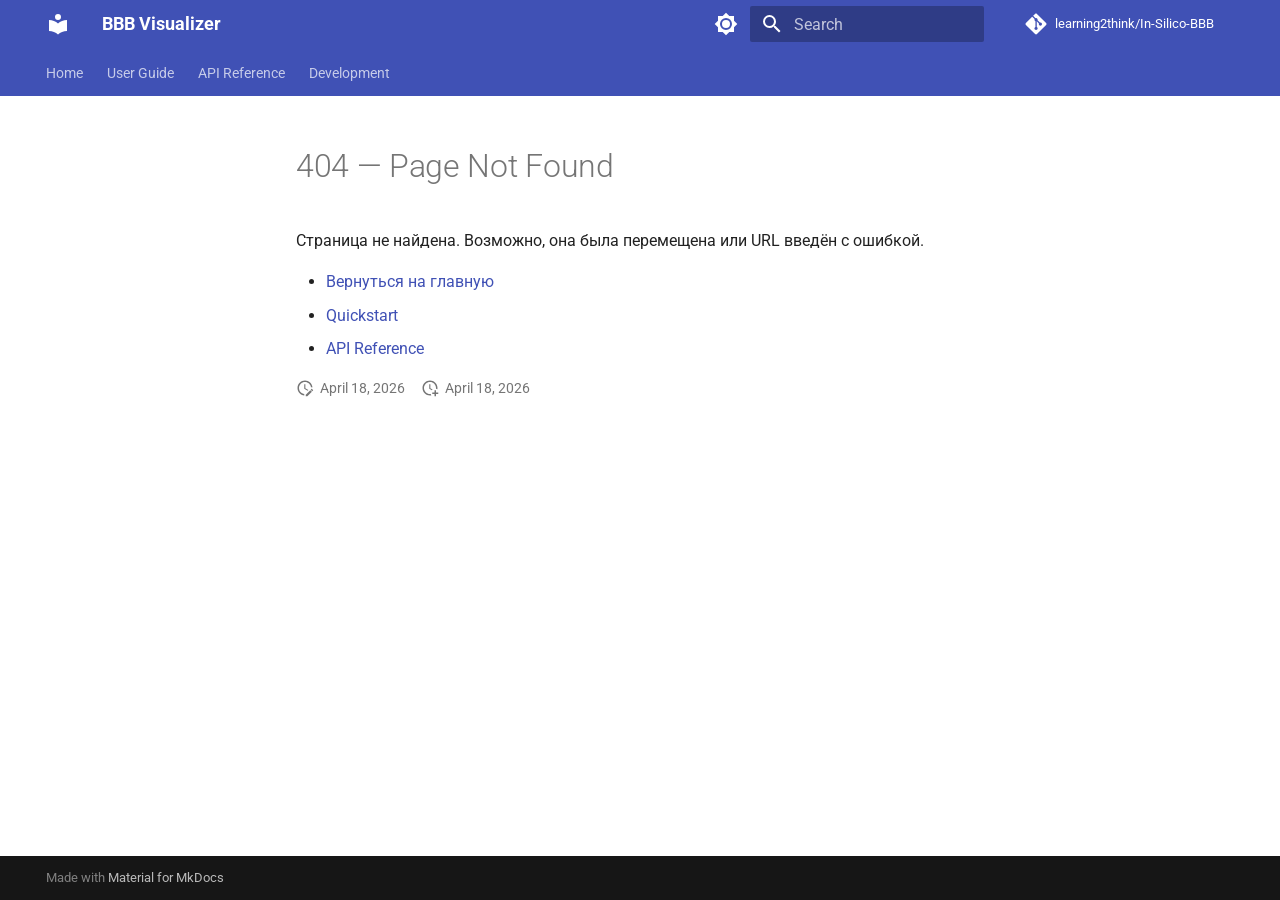
<file: 404/index.html>
<!doctype html>
<html lang="en" class="no-js">
  <head>
    
      <meta charset="utf-8">
      <meta name="viewport" content="width=device-width,initial-scale=1">
      
        <meta name="description" content="Blood-Brain Barrier concentration visualizer — two-compartment mechanistic simulator">
      
      
      
        <link rel="canonical" href="https://learning2think.github.io/In-Silico-BBB/404/">
      
      
      
      
        
      
      
      <link rel="icon" href="../assets/images/favicon.png">
      <meta name="generator" content="mkdocs-1.6.1, mkdocs-material-9.7.6">
    
    
      
        <title>404 — Page Not Found - BBB Visualizer</title>
      
    
    
      <link rel="stylesheet" href="../assets/stylesheets/main.484c7ddc.min.css">
      
        
        <link rel="stylesheet" href="../assets/stylesheets/palette.ab4e12ef.min.css">
      
      


    
    
      
    
    
      
        
        
        <link rel="preconnect" href="https://fonts.gstatic.com" crossorigin>
        <link rel="stylesheet" href="https://fonts.googleapis.com/css?family=Roboto:300,300i,400,400i,700,700i%7CRoboto+Mono:400,400i,700,700i&display=fallback">
        <style>:root{--md-text-font:"Roboto";--md-code-font:"Roboto Mono"}</style>
      
    
    
      <link rel="stylesheet" href="../assets/_mkdocstrings.css">
    
    <script>__md_scope=new URL("..",location),__md_hash=e=>[...e].reduce(((e,_)=>(e<<5)-e+_.charCodeAt(0)),0),__md_get=(e,_=localStorage,t=__md_scope)=>JSON.parse(_.getItem(t.pathname+"."+e)),__md_set=(e,_,t=localStorage,a=__md_scope)=>{try{t.setItem(a.pathname+"."+e,JSON.stringify(_))}catch(e){}}</script>
    
      

    
    
  </head>
  
  
    
    
      
    
    
    
    
    <body dir="ltr" data-md-color-scheme="default" data-md-color-primary="indigo" data-md-color-accent="indigo">
  
    
    <input class="md-toggle" data-md-toggle="drawer" type="checkbox" id="__drawer" autocomplete="off">
    <input class="md-toggle" data-md-toggle="search" type="checkbox" id="__search" autocomplete="off">
    <label class="md-overlay" for="__drawer"></label>
    <div data-md-component="skip">
      
        
        <a href="#404-page-not-found" class="md-skip">
          Skip to content
        </a>
      
    </div>
    <div data-md-component="announce">
      
    </div>
    
    
      

<header class="md-header" data-md-component="header">
  <nav class="md-header__inner md-grid" aria-label="Header">
    <a href=".." title="BBB Visualizer" class="md-header__button md-logo" aria-label="BBB Visualizer" data-md-component="logo">
      
  
  <svg xmlns="http://www.w3.org/2000/svg" viewBox="0 0 24 24"><path d="M12 8a3 3 0 0 0 3-3 3 3 0 0 0-3-3 3 3 0 0 0-3 3 3 3 0 0 0 3 3m0 3.54C9.64 9.35 6.5 8 3 8v11c3.5 0 6.64 1.35 9 3.54 2.36-2.19 5.5-3.54 9-3.54V8c-3.5 0-6.64 1.35-9 3.54"/></svg>

    </a>
    <label class="md-header__button md-icon" for="__drawer">
      
      <svg xmlns="http://www.w3.org/2000/svg" viewBox="0 0 24 24"><path d="M3 6h18v2H3zm0 5h18v2H3zm0 5h18v2H3z"/></svg>
    </label>
    <div class="md-header__title" data-md-component="header-title">
      <div class="md-header__ellipsis">
        <div class="md-header__topic">
          <span class="md-ellipsis">
            BBB Visualizer
          </span>
        </div>
        <div class="md-header__topic" data-md-component="header-topic">
          <span class="md-ellipsis">
            
              404 — Page Not Found
            
          </span>
        </div>
      </div>
    </div>
    
      
        <form class="md-header__option" data-md-component="palette">
  
    
    
    
    <input class="md-option" data-md-color-media="" data-md-color-scheme="default" data-md-color-primary="indigo" data-md-color-accent="indigo"  aria-label="Switch to dark mode"  type="radio" name="__palette" id="__palette_0">
    
      <label class="md-header__button md-icon" title="Switch to dark mode" for="__palette_1" hidden>
        <svg xmlns="http://www.w3.org/2000/svg" viewBox="0 0 24 24"><path d="M12 8a4 4 0 0 0-4 4 4 4 0 0 0 4 4 4 4 0 0 0 4-4 4 4 0 0 0-4-4m0 10a6 6 0 0 1-6-6 6 6 0 0 1 6-6 6 6 0 0 1 6 6 6 6 0 0 1-6 6m8-9.31V4h-4.69L12 .69 8.69 4H4v4.69L.69 12 4 15.31V20h4.69L12 23.31 15.31 20H20v-4.69L23.31 12z"/></svg>
      </label>
    
  
    
    
    
    <input class="md-option" data-md-color-media="" data-md-color-scheme="slate" data-md-color-primary="indigo" data-md-color-accent="indigo"  aria-label="Switch to light mode"  type="radio" name="__palette" id="__palette_1">
    
      <label class="md-header__button md-icon" title="Switch to light mode" for="__palette_0" hidden>
        <svg xmlns="http://www.w3.org/2000/svg" viewBox="0 0 24 24"><path d="M12 18c-.89 0-1.74-.2-2.5-.55C11.56 16.5 13 14.42 13 12s-1.44-4.5-3.5-5.45C10.26 6.2 11.11 6 12 6a6 6 0 0 1 6 6 6 6 0 0 1-6 6m8-9.31V4h-4.69L12 .69 8.69 4H4v4.69L.69 12 4 15.31V20h4.69L12 23.31 15.31 20H20v-4.69L23.31 12z"/></svg>
      </label>
    
  
</form>
      
    
    
      <script>var palette=__md_get("__palette");if(palette&&palette.color){if("(prefers-color-scheme)"===palette.color.media){var media=matchMedia("(prefers-color-scheme: light)"),input=document.querySelector(media.matches?"[data-md-color-media='(prefers-color-scheme: light)']":"[data-md-color-media='(prefers-color-scheme: dark)']");palette.color.media=input.getAttribute("data-md-color-media"),palette.color.scheme=input.getAttribute("data-md-color-scheme"),palette.color.primary=input.getAttribute("data-md-color-primary"),palette.color.accent=input.getAttribute("data-md-color-accent")}for(var[key,value]of Object.entries(palette.color))document.body.setAttribute("data-md-color-"+key,value)}</script>
    
    
    
      
      
        <label class="md-header__button md-icon" for="__search">
          
          <svg xmlns="http://www.w3.org/2000/svg" viewBox="0 0 24 24"><path d="M9.5 3A6.5 6.5 0 0 1 16 9.5c0 1.61-.59 3.09-1.56 4.23l.27.27h.79l5 5-1.5 1.5-5-5v-.79l-.27-.27A6.52 6.52 0 0 1 9.5 16 6.5 6.5 0 0 1 3 9.5 6.5 6.5 0 0 1 9.5 3m0 2C7 5 5 7 5 9.5S7 14 9.5 14 14 12 14 9.5 12 5 9.5 5"/></svg>
        </label>
        <div class="md-search" data-md-component="search" role="dialog">
  <label class="md-search__overlay" for="__search"></label>
  <div class="md-search__inner" role="search">
    <form class="md-search__form" name="search">
      <input type="text" class="md-search__input" name="query" aria-label="Search" placeholder="Search" autocapitalize="off" autocorrect="off" autocomplete="off" spellcheck="false" data-md-component="search-query" required>
      <label class="md-search__icon md-icon" for="__search">
        
        <svg xmlns="http://www.w3.org/2000/svg" viewBox="0 0 24 24"><path d="M9.5 3A6.5 6.5 0 0 1 16 9.5c0 1.61-.59 3.09-1.56 4.23l.27.27h.79l5 5-1.5 1.5-5-5v-.79l-.27-.27A6.52 6.52 0 0 1 9.5 16 6.5 6.5 0 0 1 3 9.5 6.5 6.5 0 0 1 9.5 3m0 2C7 5 5 7 5 9.5S7 14 9.5 14 14 12 14 9.5 12 5 9.5 5"/></svg>
        
        <svg xmlns="http://www.w3.org/2000/svg" viewBox="0 0 24 24"><path d="M20 11v2H8l5.5 5.5-1.42 1.42L4.16 12l7.92-7.92L13.5 5.5 8 11z"/></svg>
      </label>
      <nav class="md-search__options" aria-label="Search">
        
        <button type="reset" class="md-search__icon md-icon" title="Clear" aria-label="Clear" tabindex="-1">
          
          <svg xmlns="http://www.w3.org/2000/svg" viewBox="0 0 24 24"><path d="M19 6.41 17.59 5 12 10.59 6.41 5 5 6.41 10.59 12 5 17.59 6.41 19 12 13.41 17.59 19 19 17.59 13.41 12z"/></svg>
        </button>
      </nav>
      
    </form>
    <div class="md-search__output">
      <div class="md-search__scrollwrap" tabindex="0" data-md-scrollfix>
        <div class="md-search-result" data-md-component="search-result">
          <div class="md-search-result__meta">
            Initializing search
          </div>
          <ol class="md-search-result__list" role="presentation"></ol>
        </div>
      </div>
    </div>
  </div>
</div>
      
    
    
      <div class="md-header__source">
        <a href="https://github.com/learning2think/In-Silico-BBB" title="Go to repository" class="md-source" data-md-component="source">
  <div class="md-source__icon md-icon">
    
    <svg xmlns="http://www.w3.org/2000/svg" viewBox="0 0 448 512"><!--! Font Awesome Free 7.1.0 by @fontawesome - https://fontawesome.com License - https://fontawesome.com/license/free (Icons: CC BY 4.0, Fonts: SIL OFL 1.1, Code: MIT License) Copyright 2025 Fonticons, Inc.--><path d="M439.6 236.1 244 40.5c-5.4-5.5-12.8-8.5-20.4-8.5s-15 3-20.4 8.4L162.5 81l51.5 51.5c27.1-9.1 52.7 16.8 43.4 43.7l49.7 49.7c34.2-11.8 61.2 31 35.5 56.7-26.5 26.5-70.2-2.9-56-37.3L240.3 199v121.9c25.3 12.5 22.3 41.8 9.1 55-6.4 6.4-15.2 10.1-24.3 10.1s-17.8-3.6-24.3-10.1c-17.6-17.6-11.1-46.9 11.2-56v-123c-20.8-8.5-24.6-30.7-18.6-45L142.6 101 8.5 235.1C3 240.6 0 247.9 0 255.5s3 15 8.5 20.4l195.6 195.7c5.4 5.4 12.7 8.4 20.4 8.4s15-3 20.4-8.4l194.7-194.7c5.4-5.4 8.4-12.8 8.4-20.4s-3-15-8.4-20.4"/></svg>
  </div>
  <div class="md-source__repository">
    learning2think/In-Silico-BBB
  </div>
</a>
      </div>
    
  </nav>
  
</header>
    
    <div class="md-container" data-md-component="container">
      
      
        
          
            
<nav class="md-tabs" aria-label="Tabs" data-md-component="tabs">
  <div class="md-grid">
    <ul class="md-tabs__list">
      
        
  
  
  
  
    <li class="md-tabs__item">
      <a href=".." class="md-tabs__link">
        
  
  
    
  
  Home

      </a>
    </li>
  

      
        
  
  
  
  
    
    
      <li class="md-tabs__item">
        <a href="../guide/quickstart/" class="md-tabs__link">
          
  
  
  User Guide

        </a>
      </li>
    
  

      
        
  
  
  
  
    
    
      <li class="md-tabs__item">
        <a href="../api/model/" class="md-tabs__link">
          
  
  
  API Reference

        </a>
      </li>
    
  

      
        
  
  
  
  
    
    
      <li class="md-tabs__item">
        <a href="../dev/contributing/" class="md-tabs__link">
          
  
  
  Development

        </a>
      </li>
    
  

      
    </ul>
  </div>
</nav>
          
        
      
      <main class="md-main" data-md-component="main">
        <div class="md-main__inner md-grid">
          
            
              
              <div class="md-sidebar md-sidebar--primary" data-md-component="sidebar" data-md-type="navigation" >
                <div class="md-sidebar__scrollwrap">
                  <div class="md-sidebar__inner">
                    


  


<nav class="md-nav md-nav--primary md-nav--lifted" aria-label="Navigation" data-md-level="0">
  <label class="md-nav__title" for="__drawer">
    <a href=".." title="BBB Visualizer" class="md-nav__button md-logo" aria-label="BBB Visualizer" data-md-component="logo">
      
  
  <svg xmlns="http://www.w3.org/2000/svg" viewBox="0 0 24 24"><path d="M12 8a3 3 0 0 0 3-3 3 3 0 0 0-3-3 3 3 0 0 0-3 3 3 3 0 0 0 3 3m0 3.54C9.64 9.35 6.5 8 3 8v11c3.5 0 6.64 1.35 9 3.54 2.36-2.19 5.5-3.54 9-3.54V8c-3.5 0-6.64 1.35-9 3.54"/></svg>

    </a>
    BBB Visualizer
  </label>
  
    <div class="md-nav__source">
      <a href="https://github.com/learning2think/In-Silico-BBB" title="Go to repository" class="md-source" data-md-component="source">
  <div class="md-source__icon md-icon">
    
    <svg xmlns="http://www.w3.org/2000/svg" viewBox="0 0 448 512"><!--! Font Awesome Free 7.1.0 by @fontawesome - https://fontawesome.com License - https://fontawesome.com/license/free (Icons: CC BY 4.0, Fonts: SIL OFL 1.1, Code: MIT License) Copyright 2025 Fonticons, Inc.--><path d="M439.6 236.1 244 40.5c-5.4-5.5-12.8-8.5-20.4-8.5s-15 3-20.4 8.4L162.5 81l51.5 51.5c27.1-9.1 52.7 16.8 43.4 43.7l49.7 49.7c34.2-11.8 61.2 31 35.5 56.7-26.5 26.5-70.2-2.9-56-37.3L240.3 199v121.9c25.3 12.5 22.3 41.8 9.1 55-6.4 6.4-15.2 10.1-24.3 10.1s-17.8-3.6-24.3-10.1c-17.6-17.6-11.1-46.9 11.2-56v-123c-20.8-8.5-24.6-30.7-18.6-45L142.6 101 8.5 235.1C3 240.6 0 247.9 0 255.5s3 15 8.5 20.4l195.6 195.7c5.4 5.4 12.7 8.4 20.4 8.4s15-3 20.4-8.4l194.7-194.7c5.4-5.4 8.4-12.8 8.4-20.4s-3-15-8.4-20.4"/></svg>
  </div>
  <div class="md-source__repository">
    learning2think/In-Silico-BBB
  </div>
</a>
    </div>
  
  <ul class="md-nav__list" data-md-scrollfix>
    
      
      
  
  
  
  
    <li class="md-nav__item">
      <a href=".." class="md-nav__link">
        
  
  
  <span class="md-ellipsis">
    
  
    Home
  

    
  </span>
  
  

      </a>
    </li>
  

    
      
      
  
  
  
  
    
    
    
    
      
      
        
      
    
    
    <li class="md-nav__item md-nav__item--nested">
      
        
        
        <input class="md-nav__toggle md-toggle " type="checkbox" id="__nav_2" >
        
          
          <label class="md-nav__link" for="__nav_2" id="__nav_2_label" tabindex="0">
            
  
  
  <span class="md-ellipsis">
    
  
    User Guide
  

    
  </span>
  
  

            <span class="md-nav__icon md-icon"></span>
          </label>
        
        <nav class="md-nav" data-md-level="1" aria-labelledby="__nav_2_label" aria-expanded="false">
          <label class="md-nav__title" for="__nav_2">
            <span class="md-nav__icon md-icon"></span>
            
  
    User Guide
  

          </label>
          <ul class="md-nav__list" data-md-scrollfix>
            
              
                
  
  
  
  
    <li class="md-nav__item">
      <a href="../guide/quickstart/" class="md-nav__link">
        
  
  
  <span class="md-ellipsis">
    
  
    Quickstart
  

    
  </span>
  
  

      </a>
    </li>
  

              
            
              
                
  
  
  
  
    <li class="md-nav__item">
      <a href="../guide/parameters/" class="md-nav__link">
        
  
  
  <span class="md-ellipsis">
    
  
    Parameters
  

    
  </span>
  
  

      </a>
    </li>
  

              
            
              
                
  
  
  
  
    <li class="md-nav__item">
      <a href="../guide/charts/" class="md-nav__link">
        
  
  
  <span class="md-ellipsis">
    
  
    Interpreting Charts
  

    
  </span>
  
  

      </a>
    </li>
  

              
            
          </ul>
        </nav>
      
    </li>
  

    
      
      
  
  
  
  
    
    
    
    
      
      
        
      
    
    
    <li class="md-nav__item md-nav__item--nested">
      
        
        
        <input class="md-nav__toggle md-toggle " type="checkbox" id="__nav_3" >
        
          
          <label class="md-nav__link" for="__nav_3" id="__nav_3_label" tabindex="0">
            
  
  
  <span class="md-ellipsis">
    
  
    API Reference
  

    
  </span>
  
  

            <span class="md-nav__icon md-icon"></span>
          </label>
        
        <nav class="md-nav" data-md-level="1" aria-labelledby="__nav_3_label" aria-expanded="false">
          <label class="md-nav__title" for="__nav_3">
            <span class="md-nav__icon md-icon"></span>
            
  
    API Reference
  

          </label>
          <ul class="md-nav__list" data-md-scrollfix>
            
              
                
  
  
  
  
    <li class="md-nav__item">
      <a href="../api/model/" class="md-nav__link">
        
  
  
  <span class="md-ellipsis">
    
  
    Model
  

    
  </span>
  
  

      </a>
    </li>
  

              
            
              
                
  
  
  
  
    <li class="md-nav__item">
      <a href="../api/simulator/" class="md-nav__link">
        
  
  
  <span class="md-ellipsis">
    
  
    Simulator
  

    
  </span>
  
  

      </a>
    </li>
  

              
            
              
                
  
  
  
  
    <li class="md-nav__item">
      <a href="../api/plots/" class="md-nav__link">
        
  
  
  <span class="md-ellipsis">
    
  
    Plots
  

    
  </span>
  
  

      </a>
    </li>
  

              
            
              
                
  
  
  
  
    <li class="md-nav__item">
      <a href="../api/substances/" class="md-nav__link">
        
  
  
  <span class="md-ellipsis">
    
  
    Substances
  

    
  </span>
  
  

      </a>
    </li>
  

              
            
          </ul>
        </nav>
      
    </li>
  

    
      
      
  
  
  
  
    
    
    
    
      
      
        
      
    
    
    <li class="md-nav__item md-nav__item--nested">
      
        
        
        <input class="md-nav__toggle md-toggle " type="checkbox" id="__nav_4" >
        
          
          <label class="md-nav__link" for="__nav_4" id="__nav_4_label" tabindex="0">
            
  
  
  <span class="md-ellipsis">
    
  
    Development
  

    
  </span>
  
  

            <span class="md-nav__icon md-icon"></span>
          </label>
        
        <nav class="md-nav" data-md-level="1" aria-labelledby="__nav_4_label" aria-expanded="false">
          <label class="md-nav__title" for="__nav_4">
            <span class="md-nav__icon md-icon"></span>
            
  
    Development
  

          </label>
          <ul class="md-nav__list" data-md-scrollfix>
            
              
                
  
  
  
  
    <li class="md-nav__item">
      <a href="../dev/contributing/" class="md-nav__link">
        
  
  
  <span class="md-ellipsis">
    
  
    Contributing
  

    
  </span>
  
  

      </a>
    </li>
  

              
            
              
                
  
  
  
  
    <li class="md-nav__item">
      <a href="../dev/changelog/" class="md-nav__link">
        
  
  
  <span class="md-ellipsis">
    
  
    Changelog
  

    
  </span>
  
  

      </a>
    </li>
  

              
            
          </ul>
        </nav>
      
    </li>
  

    
  </ul>
</nav>
                  </div>
                </div>
              </div>
            
            
              
              <div class="md-sidebar md-sidebar--secondary" data-md-component="sidebar" data-md-type="toc" >
                <div class="md-sidebar__scrollwrap">
                  <div class="md-sidebar__inner">
                    

<nav class="md-nav md-nav--secondary" aria-label="Table of contents">
  
  
  
    
  
  
</nav>
                  </div>
                </div>
              </div>
            
          
          
            <div class="md-content" data-md-component="content">
              
              <article class="md-content__inner md-typeset">
                
                  


  
  


<h1 id="404-page-not-found">404 — Page Not Found</h1>
<p>Страница не найдена. Возможно, она была перемещена или URL введён с ошибкой.</p>
<ul>
<li><a href="../">Вернуться на главную</a></li>
<li><a href="../guide/quickstart/">Quickstart</a></li>
<li><a href="../api/model/">API Reference</a></li>
</ul>







  
    
  
  
    
  


  <aside class="md-source-file">
    
      
  <span class="md-source-file__fact">
    <span class="md-icon" title="Last update">
      <svg xmlns="http://www.w3.org/2000/svg" viewBox="0 0 24 24"><path d="M21 13.1c-.1 0-.3.1-.4.2l-1 1 2.1 2.1 1-1c.2-.2.2-.6 0-.8l-1.3-1.3c-.1-.1-.2-.2-.4-.2m-1.9 1.8-6.1 6V23h2.1l6.1-6.1zM12.5 7v5.2l4 2.4-1 1L11 13V7zM11 21.9c-5.1-.5-9-4.8-9-9.9C2 6.5 6.5 2 12 2c5.3 0 9.6 4.1 10 9.3-.3-.1-.6-.2-1-.2s-.7.1-1 .2C19.6 7.2 16.2 4 12 4c-4.4 0-8 3.6-8 8 0 4.1 3.1 7.5 7.1 7.9l-.1.2z"/></svg>
    </span>
    <span class="git-revision-date-localized-plugin git-revision-date-localized-plugin-date" title="April 18, 2026 02:47:40 UTC">April 18, 2026</span>
  </span>

    
    
      
  <span class="md-source-file__fact">
    <span class="md-icon" title="Created">
      <svg xmlns="http://www.w3.org/2000/svg" viewBox="0 0 24 24"><path d="M14.47 15.08 11 13V7h1.5v5.25l3.08 1.83c-.41.28-.79.62-1.11 1m-1.39 4.84c-.36.05-.71.08-1.08.08-4.42 0-8-3.58-8-8s3.58-8 8-8 8 3.58 8 8c0 .37-.03.72-.08 1.08.69.1 1.33.32 1.92.64.1-.56.16-1.13.16-1.72 0-5.5-4.5-10-10-10S2 6.5 2 12s4.47 10 10 10c.59 0 1.16-.06 1.72-.16-.32-.59-.54-1.23-.64-1.92M18 15v3h-3v2h3v3h2v-3h3v-2h-3v-3z"/></svg>
    </span>
    <span class="git-revision-date-localized-plugin git-revision-date-localized-plugin-date" title="April 18, 2026 02:47:40 UTC">April 18, 2026</span>
  </span>

    
    
    
  </aside>





                
              </article>
            </div>
          
          
<script>var target=document.getElementById(location.hash.slice(1));target&&target.name&&(target.checked=target.name.startsWith("__tabbed_"))</script>
        </div>
        
          <button type="button" class="md-top md-icon" data-md-component="top" hidden>
  
  <svg xmlns="http://www.w3.org/2000/svg" viewBox="0 0 24 24"><path d="M13 20h-2V8l-5.5 5.5-1.42-1.42L12 4.16l7.92 7.92-1.42 1.42L13 8z"/></svg>
  Back to top
</button>
        
      </main>
      
        <footer class="md-footer">
  
  <div class="md-footer-meta md-typeset">
    <div class="md-footer-meta__inner md-grid">
      <div class="md-copyright">
  
  
    Made with
    <a href="https://squidfunk.github.io/mkdocs-material/" target="_blank" rel="noopener">
      Material for MkDocs
    </a>
  
</div>
      
    </div>
  </div>
</footer>
      
    </div>
    <div class="md-dialog" data-md-component="dialog">
      <div class="md-dialog__inner md-typeset"></div>
    </div>
    
    
    
      
      
      <script id="__config" type="application/json">{"annotate": null, "base": "..", "features": ["navigation.tabs", "navigation.sections", "navigation.top", "search.highlight", "content.code.copy"], "search": "../assets/javascripts/workers/search.2c215733.min.js", "tags": null, "translations": {"clipboard.copied": "Copied to clipboard", "clipboard.copy": "Copy to clipboard", "search.result.more.one": "1 more on this page", "search.result.more.other": "# more on this page", "search.result.none": "No matching documents", "search.result.one": "1 matching document", "search.result.other": "# matching documents", "search.result.placeholder": "Type to start searching", "search.result.term.missing": "Missing", "select.version": "Select version"}, "version": null}</script>
    
    
      <script src="../assets/javascripts/bundle.79ae519e.min.js"></script>
      
    
  </body>
</html>
</file>
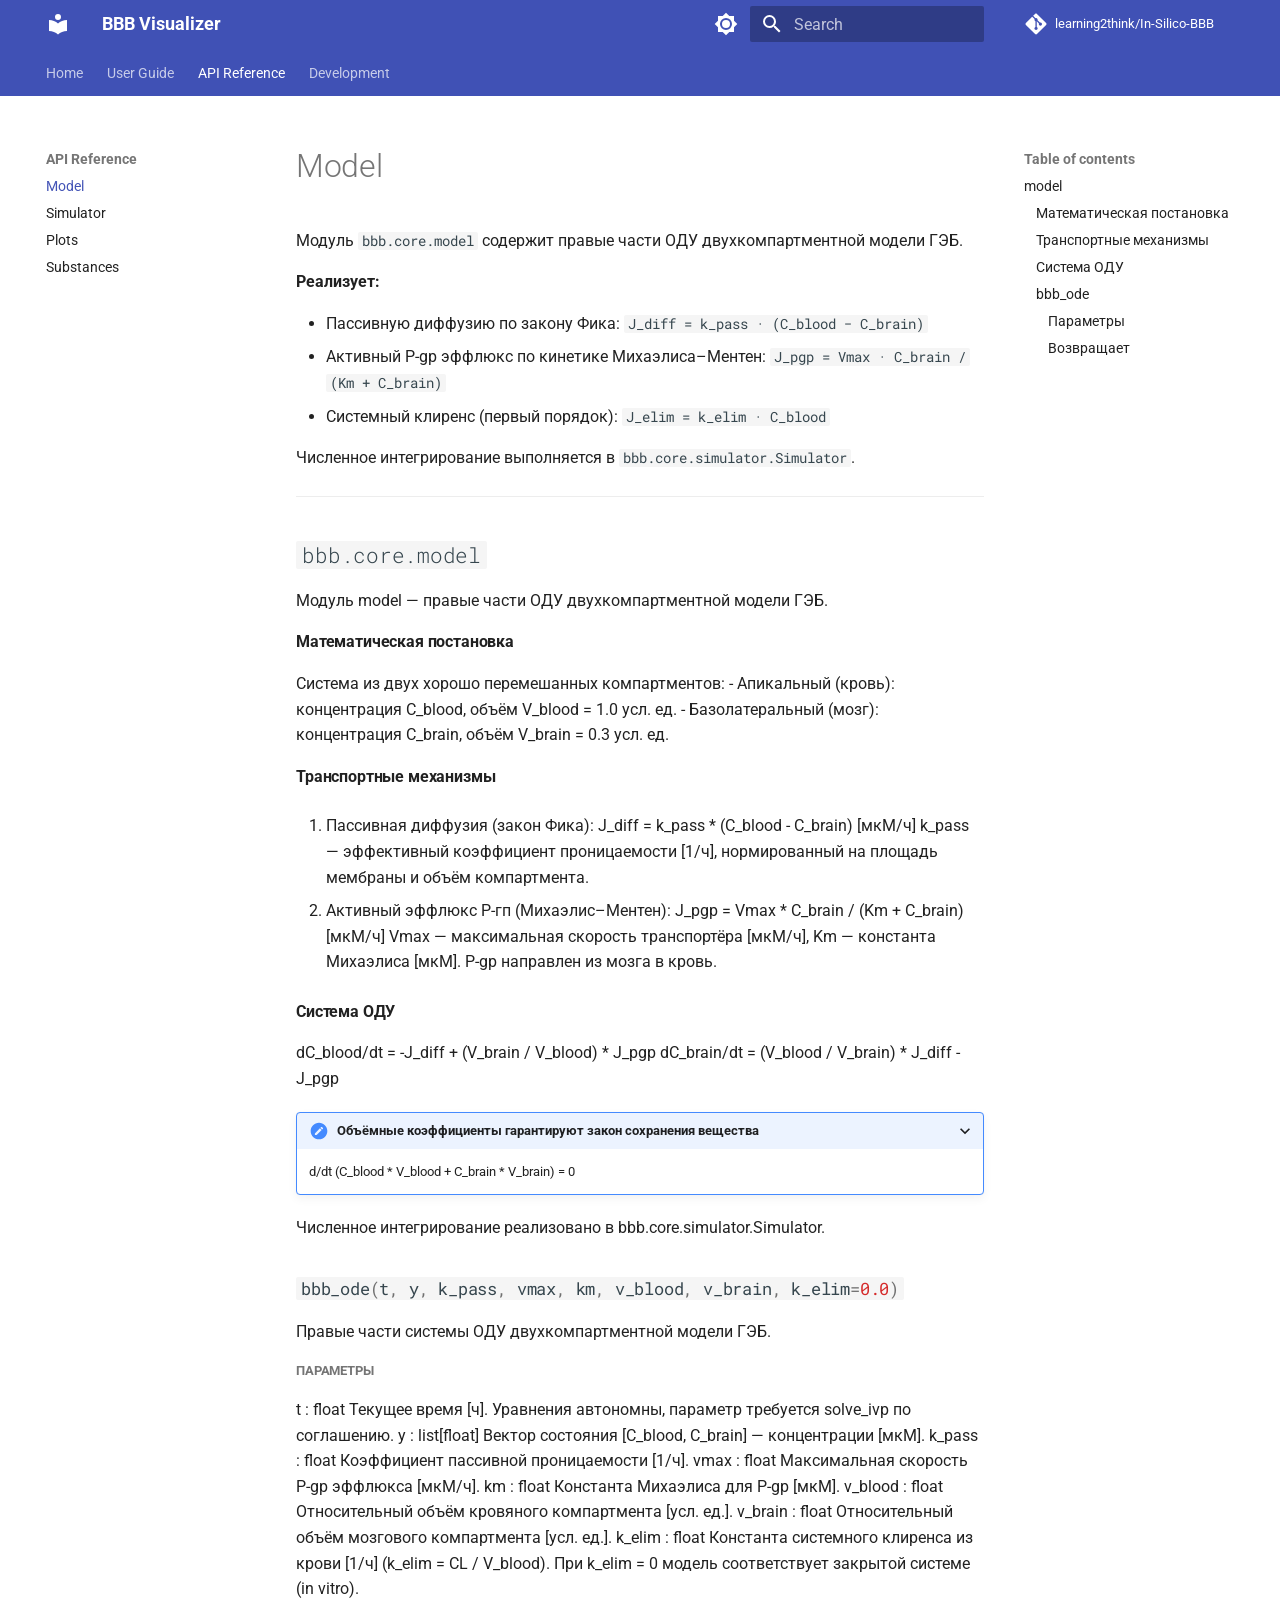
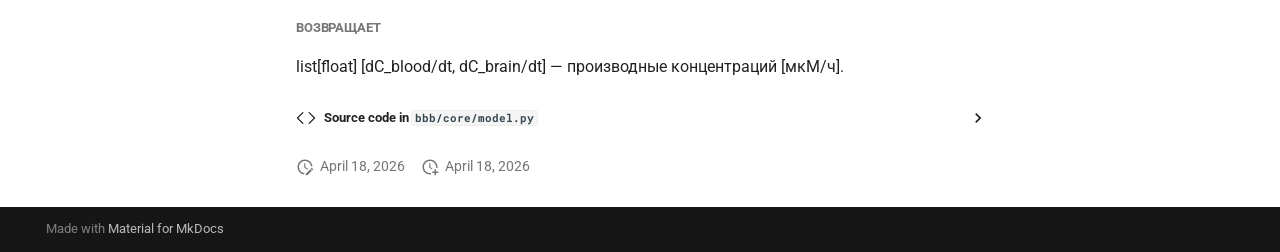
<file: api/model/index.html>
<!doctype html>
<html lang="en" class="no-js">
  <head>
    
      <meta charset="utf-8">
      <meta name="viewport" content="width=device-width,initial-scale=1">
      
        <meta name="description" content="Blood-Brain Barrier concentration visualizer — two-compartment mechanistic simulator">
      
      
      
        <link rel="canonical" href="https://learning2think.github.io/In-Silico-BBB/api/model/">
      
      
        <link rel="prev" href="../../guide/charts/">
      
      
        <link rel="next" href="../simulator/">
      
      
        
      
      
      <link rel="icon" href="../../assets/images/favicon.png">
      <meta name="generator" content="mkdocs-1.6.1, mkdocs-material-9.7.6">
    
    
      
        <title>Model - BBB Visualizer</title>
      
    
    
      <link rel="stylesheet" href="../../assets/stylesheets/main.484c7ddc.min.css">
      
        
        <link rel="stylesheet" href="../../assets/stylesheets/palette.ab4e12ef.min.css">
      
      


    
    
      
    
    
      
        
        
        <link rel="preconnect" href="https://fonts.gstatic.com" crossorigin>
        <link rel="stylesheet" href="https://fonts.googleapis.com/css?family=Roboto:300,300i,400,400i,700,700i%7CRoboto+Mono:400,400i,700,700i&display=fallback">
        <style>:root{--md-text-font:"Roboto";--md-code-font:"Roboto Mono"}</style>
      
    
    
      <link rel="stylesheet" href="../../assets/_mkdocstrings.css">
    
    <script>__md_scope=new URL("../..",location),__md_hash=e=>[...e].reduce(((e,_)=>(e<<5)-e+_.charCodeAt(0)),0),__md_get=(e,_=localStorage,t=__md_scope)=>JSON.parse(_.getItem(t.pathname+"."+e)),__md_set=(e,_,t=localStorage,a=__md_scope)=>{try{t.setItem(a.pathname+"."+e,JSON.stringify(_))}catch(e){}}</script>
    
      

    
    
  </head>
  
  
    
    
      
    
    
    
    
    <body dir="ltr" data-md-color-scheme="default" data-md-color-primary="indigo" data-md-color-accent="indigo">
  
    
    <input class="md-toggle" data-md-toggle="drawer" type="checkbox" id="__drawer" autocomplete="off">
    <input class="md-toggle" data-md-toggle="search" type="checkbox" id="__search" autocomplete="off">
    <label class="md-overlay" for="__drawer"></label>
    <div data-md-component="skip">
      
        
        <a href="#model" class="md-skip">
          Skip to content
        </a>
      
    </div>
    <div data-md-component="announce">
      
    </div>
    
    
      

<header class="md-header" data-md-component="header">
  <nav class="md-header__inner md-grid" aria-label="Header">
    <a href="../.." title="BBB Visualizer" class="md-header__button md-logo" aria-label="BBB Visualizer" data-md-component="logo">
      
  
  <svg xmlns="http://www.w3.org/2000/svg" viewBox="0 0 24 24"><path d="M12 8a3 3 0 0 0 3-3 3 3 0 0 0-3-3 3 3 0 0 0-3 3 3 3 0 0 0 3 3m0 3.54C9.64 9.35 6.5 8 3 8v11c3.5 0 6.64 1.35 9 3.54 2.36-2.19 5.5-3.54 9-3.54V8c-3.5 0-6.64 1.35-9 3.54"/></svg>

    </a>
    <label class="md-header__button md-icon" for="__drawer">
      
      <svg xmlns="http://www.w3.org/2000/svg" viewBox="0 0 24 24"><path d="M3 6h18v2H3zm0 5h18v2H3zm0 5h18v2H3z"/></svg>
    </label>
    <div class="md-header__title" data-md-component="header-title">
      <div class="md-header__ellipsis">
        <div class="md-header__topic">
          <span class="md-ellipsis">
            BBB Visualizer
          </span>
        </div>
        <div class="md-header__topic" data-md-component="header-topic">
          <span class="md-ellipsis">
            
              Model
            
          </span>
        </div>
      </div>
    </div>
    
      
        <form class="md-header__option" data-md-component="palette">
  
    
    
    
    <input class="md-option" data-md-color-media="" data-md-color-scheme="default" data-md-color-primary="indigo" data-md-color-accent="indigo"  aria-label="Switch to dark mode"  type="radio" name="__palette" id="__palette_0">
    
      <label class="md-header__button md-icon" title="Switch to dark mode" for="__palette_1" hidden>
        <svg xmlns="http://www.w3.org/2000/svg" viewBox="0 0 24 24"><path d="M12 8a4 4 0 0 0-4 4 4 4 0 0 0 4 4 4 4 0 0 0 4-4 4 4 0 0 0-4-4m0 10a6 6 0 0 1-6-6 6 6 0 0 1 6-6 6 6 0 0 1 6 6 6 6 0 0 1-6 6m8-9.31V4h-4.69L12 .69 8.69 4H4v4.69L.69 12 4 15.31V20h4.69L12 23.31 15.31 20H20v-4.69L23.31 12z"/></svg>
      </label>
    
  
    
    
    
    <input class="md-option" data-md-color-media="" data-md-color-scheme="slate" data-md-color-primary="indigo" data-md-color-accent="indigo"  aria-label="Switch to light mode"  type="radio" name="__palette" id="__palette_1">
    
      <label class="md-header__button md-icon" title="Switch to light mode" for="__palette_0" hidden>
        <svg xmlns="http://www.w3.org/2000/svg" viewBox="0 0 24 24"><path d="M12 18c-.89 0-1.74-.2-2.5-.55C11.56 16.5 13 14.42 13 12s-1.44-4.5-3.5-5.45C10.26 6.2 11.11 6 12 6a6 6 0 0 1 6 6 6 6 0 0 1-6 6m8-9.31V4h-4.69L12 .69 8.69 4H4v4.69L.69 12 4 15.31V20h4.69L12 23.31 15.31 20H20v-4.69L23.31 12z"/></svg>
      </label>
    
  
</form>
      
    
    
      <script>var palette=__md_get("__palette");if(palette&&palette.color){if("(prefers-color-scheme)"===palette.color.media){var media=matchMedia("(prefers-color-scheme: light)"),input=document.querySelector(media.matches?"[data-md-color-media='(prefers-color-scheme: light)']":"[data-md-color-media='(prefers-color-scheme: dark)']");palette.color.media=input.getAttribute("data-md-color-media"),palette.color.scheme=input.getAttribute("data-md-color-scheme"),palette.color.primary=input.getAttribute("data-md-color-primary"),palette.color.accent=input.getAttribute("data-md-color-accent")}for(var[key,value]of Object.entries(palette.color))document.body.setAttribute("data-md-color-"+key,value)}</script>
    
    
    
      
      
        <label class="md-header__button md-icon" for="__search">
          
          <svg xmlns="http://www.w3.org/2000/svg" viewBox="0 0 24 24"><path d="M9.5 3A6.5 6.5 0 0 1 16 9.5c0 1.61-.59 3.09-1.56 4.23l.27.27h.79l5 5-1.5 1.5-5-5v-.79l-.27-.27A6.52 6.52 0 0 1 9.5 16 6.5 6.5 0 0 1 3 9.5 6.5 6.5 0 0 1 9.5 3m0 2C7 5 5 7 5 9.5S7 14 9.5 14 14 12 14 9.5 12 5 9.5 5"/></svg>
        </label>
        <div class="md-search" data-md-component="search" role="dialog">
  <label class="md-search__overlay" for="__search"></label>
  <div class="md-search__inner" role="search">
    <form class="md-search__form" name="search">
      <input type="text" class="md-search__input" name="query" aria-label="Search" placeholder="Search" autocapitalize="off" autocorrect="off" autocomplete="off" spellcheck="false" data-md-component="search-query" required>
      <label class="md-search__icon md-icon" for="__search">
        
        <svg xmlns="http://www.w3.org/2000/svg" viewBox="0 0 24 24"><path d="M9.5 3A6.5 6.5 0 0 1 16 9.5c0 1.61-.59 3.09-1.56 4.23l.27.27h.79l5 5-1.5 1.5-5-5v-.79l-.27-.27A6.52 6.52 0 0 1 9.5 16 6.5 6.5 0 0 1 3 9.5 6.5 6.5 0 0 1 9.5 3m0 2C7 5 5 7 5 9.5S7 14 9.5 14 14 12 14 9.5 12 5 9.5 5"/></svg>
        
        <svg xmlns="http://www.w3.org/2000/svg" viewBox="0 0 24 24"><path d="M20 11v2H8l5.5 5.5-1.42 1.42L4.16 12l7.92-7.92L13.5 5.5 8 11z"/></svg>
      </label>
      <nav class="md-search__options" aria-label="Search">
        
        <button type="reset" class="md-search__icon md-icon" title="Clear" aria-label="Clear" tabindex="-1">
          
          <svg xmlns="http://www.w3.org/2000/svg" viewBox="0 0 24 24"><path d="M19 6.41 17.59 5 12 10.59 6.41 5 5 6.41 10.59 12 5 17.59 6.41 19 12 13.41 17.59 19 19 17.59 13.41 12z"/></svg>
        </button>
      </nav>
      
    </form>
    <div class="md-search__output">
      <div class="md-search__scrollwrap" tabindex="0" data-md-scrollfix>
        <div class="md-search-result" data-md-component="search-result">
          <div class="md-search-result__meta">
            Initializing search
          </div>
          <ol class="md-search-result__list" role="presentation"></ol>
        </div>
      </div>
    </div>
  </div>
</div>
      
    
    
      <div class="md-header__source">
        <a href="https://github.com/learning2think/In-Silico-BBB" title="Go to repository" class="md-source" data-md-component="source">
  <div class="md-source__icon md-icon">
    
    <svg xmlns="http://www.w3.org/2000/svg" viewBox="0 0 448 512"><!--! Font Awesome Free 7.1.0 by @fontawesome - https://fontawesome.com License - https://fontawesome.com/license/free (Icons: CC BY 4.0, Fonts: SIL OFL 1.1, Code: MIT License) Copyright 2025 Fonticons, Inc.--><path d="M439.6 236.1 244 40.5c-5.4-5.5-12.8-8.5-20.4-8.5s-15 3-20.4 8.4L162.5 81l51.5 51.5c27.1-9.1 52.7 16.8 43.4 43.7l49.7 49.7c34.2-11.8 61.2 31 35.5 56.7-26.5 26.5-70.2-2.9-56-37.3L240.3 199v121.9c25.3 12.5 22.3 41.8 9.1 55-6.4 6.4-15.2 10.1-24.3 10.1s-17.8-3.6-24.3-10.1c-17.6-17.6-11.1-46.9 11.2-56v-123c-20.8-8.5-24.6-30.7-18.6-45L142.6 101 8.5 235.1C3 240.6 0 247.9 0 255.5s3 15 8.5 20.4l195.6 195.7c5.4 5.4 12.7 8.4 20.4 8.4s15-3 20.4-8.4l194.7-194.7c5.4-5.4 8.4-12.8 8.4-20.4s-3-15-8.4-20.4"/></svg>
  </div>
  <div class="md-source__repository">
    learning2think/In-Silico-BBB
  </div>
</a>
      </div>
    
  </nav>
  
</header>
    
    <div class="md-container" data-md-component="container">
      
      
        
          
            
<nav class="md-tabs" aria-label="Tabs" data-md-component="tabs">
  <div class="md-grid">
    <ul class="md-tabs__list">
      
        
  
  
  
  
    <li class="md-tabs__item">
      <a href="../.." class="md-tabs__link">
        
  
  
    
  
  Home

      </a>
    </li>
  

      
        
  
  
  
  
    
    
      <li class="md-tabs__item">
        <a href="../../guide/quickstart/" class="md-tabs__link">
          
  
  
  User Guide

        </a>
      </li>
    
  

      
        
  
  
  
    
  
  
    
    
      <li class="md-tabs__item md-tabs__item--active">
        <a href="./" class="md-tabs__link">
          
  
  
  API Reference

        </a>
      </li>
    
  

      
        
  
  
  
  
    
    
      <li class="md-tabs__item">
        <a href="../../dev/contributing/" class="md-tabs__link">
          
  
  
  Development

        </a>
      </li>
    
  

      
    </ul>
  </div>
</nav>
          
        
      
      <main class="md-main" data-md-component="main">
        <div class="md-main__inner md-grid">
          
            
              
              <div class="md-sidebar md-sidebar--primary" data-md-component="sidebar" data-md-type="navigation" >
                <div class="md-sidebar__scrollwrap">
                  <div class="md-sidebar__inner">
                    


  


<nav class="md-nav md-nav--primary md-nav--lifted" aria-label="Navigation" data-md-level="0">
  <label class="md-nav__title" for="__drawer">
    <a href="../.." title="BBB Visualizer" class="md-nav__button md-logo" aria-label="BBB Visualizer" data-md-component="logo">
      
  
  <svg xmlns="http://www.w3.org/2000/svg" viewBox="0 0 24 24"><path d="M12 8a3 3 0 0 0 3-3 3 3 0 0 0-3-3 3 3 0 0 0-3 3 3 3 0 0 0 3 3m0 3.54C9.64 9.35 6.5 8 3 8v11c3.5 0 6.64 1.35 9 3.54 2.36-2.19 5.5-3.54 9-3.54V8c-3.5 0-6.64 1.35-9 3.54"/></svg>

    </a>
    BBB Visualizer
  </label>
  
    <div class="md-nav__source">
      <a href="https://github.com/learning2think/In-Silico-BBB" title="Go to repository" class="md-source" data-md-component="source">
  <div class="md-source__icon md-icon">
    
    <svg xmlns="http://www.w3.org/2000/svg" viewBox="0 0 448 512"><!--! Font Awesome Free 7.1.0 by @fontawesome - https://fontawesome.com License - https://fontawesome.com/license/free (Icons: CC BY 4.0, Fonts: SIL OFL 1.1, Code: MIT License) Copyright 2025 Fonticons, Inc.--><path d="M439.6 236.1 244 40.5c-5.4-5.5-12.8-8.5-20.4-8.5s-15 3-20.4 8.4L162.5 81l51.5 51.5c27.1-9.1 52.7 16.8 43.4 43.7l49.7 49.7c34.2-11.8 61.2 31 35.5 56.7-26.5 26.5-70.2-2.9-56-37.3L240.3 199v121.9c25.3 12.5 22.3 41.8 9.1 55-6.4 6.4-15.2 10.1-24.3 10.1s-17.8-3.6-24.3-10.1c-17.6-17.6-11.1-46.9 11.2-56v-123c-20.8-8.5-24.6-30.7-18.6-45L142.6 101 8.5 235.1C3 240.6 0 247.9 0 255.5s3 15 8.5 20.4l195.6 195.7c5.4 5.4 12.7 8.4 20.4 8.4s15-3 20.4-8.4l194.7-194.7c5.4-5.4 8.4-12.8 8.4-20.4s-3-15-8.4-20.4"/></svg>
  </div>
  <div class="md-source__repository">
    learning2think/In-Silico-BBB
  </div>
</a>
    </div>
  
  <ul class="md-nav__list" data-md-scrollfix>
    
      
      
  
  
  
  
    <li class="md-nav__item">
      <a href="../.." class="md-nav__link">
        
  
  
  <span class="md-ellipsis">
    
  
    Home
  

    
  </span>
  
  

      </a>
    </li>
  

    
      
      
  
  
  
  
    
    
    
    
      
      
        
      
    
    
    <li class="md-nav__item md-nav__item--nested">
      
        
        
        <input class="md-nav__toggle md-toggle " type="checkbox" id="__nav_2" >
        
          
          <label class="md-nav__link" for="__nav_2" id="__nav_2_label" tabindex="0">
            
  
  
  <span class="md-ellipsis">
    
  
    User Guide
  

    
  </span>
  
  

            <span class="md-nav__icon md-icon"></span>
          </label>
        
        <nav class="md-nav" data-md-level="1" aria-labelledby="__nav_2_label" aria-expanded="false">
          <label class="md-nav__title" for="__nav_2">
            <span class="md-nav__icon md-icon"></span>
            
  
    User Guide
  

          </label>
          <ul class="md-nav__list" data-md-scrollfix>
            
              
                
  
  
  
  
    <li class="md-nav__item">
      <a href="../../guide/quickstart/" class="md-nav__link">
        
  
  
  <span class="md-ellipsis">
    
  
    Quickstart
  

    
  </span>
  
  

      </a>
    </li>
  

              
            
              
                
  
  
  
  
    <li class="md-nav__item">
      <a href="../../guide/parameters/" class="md-nav__link">
        
  
  
  <span class="md-ellipsis">
    
  
    Parameters
  

    
  </span>
  
  

      </a>
    </li>
  

              
            
              
                
  
  
  
  
    <li class="md-nav__item">
      <a href="../../guide/charts/" class="md-nav__link">
        
  
  
  <span class="md-ellipsis">
    
  
    Interpreting Charts
  

    
  </span>
  
  

      </a>
    </li>
  

              
            
          </ul>
        </nav>
      
    </li>
  

    
      
      
  
  
    
  
  
  
    
    
    
    
      
        
        
      
      
        
      
    
    
    <li class="md-nav__item md-nav__item--active md-nav__item--section md-nav__item--nested">
      
        
        
        <input class="md-nav__toggle md-toggle " type="checkbox" id="__nav_3" checked>
        
          
          <label class="md-nav__link" for="__nav_3" id="__nav_3_label" tabindex="">
            
  
  
  <span class="md-ellipsis">
    
  
    API Reference
  

    
  </span>
  
  

            <span class="md-nav__icon md-icon"></span>
          </label>
        
        <nav class="md-nav" data-md-level="1" aria-labelledby="__nav_3_label" aria-expanded="true">
          <label class="md-nav__title" for="__nav_3">
            <span class="md-nav__icon md-icon"></span>
            
  
    API Reference
  

          </label>
          <ul class="md-nav__list" data-md-scrollfix>
            
              
                
  
  
    
  
  
  
    <li class="md-nav__item md-nav__item--active">
      
      <input class="md-nav__toggle md-toggle" type="checkbox" id="__toc">
      
      
        
      
      
        <label class="md-nav__link md-nav__link--active" for="__toc">
          
  
  
  <span class="md-ellipsis">
    
  
    Model
  

    
  </span>
  
  

          <span class="md-nav__icon md-icon"></span>
        </label>
      
      <a href="./" class="md-nav__link md-nav__link--active">
        
  
  
  <span class="md-ellipsis">
    
  
    Model
  

    
  </span>
  
  

      </a>
      
        

<nav class="md-nav md-nav--secondary" aria-label="Table of contents">
  
  
  
    
  
  
    <label class="md-nav__title" for="__toc">
      <span class="md-nav__icon md-icon"></span>
      Table of contents
    </label>
    <ul class="md-nav__list" data-md-component="toc" data-md-scrollfix>
      
        <li class="md-nav__item">
  <a href="#bbb.core.model" class="md-nav__link">
    <span class="md-ellipsis">
      
        model
      
    </span>
  </a>
  
    <nav class="md-nav" aria-label="model">
      <ul class="md-nav__list">
        
          <li class="md-nav__item">
  <a href="#bbb.core.model--_1" class="md-nav__link">
    <span class="md-ellipsis">
      
        Математическая постановка
      
    </span>
  </a>
  
</li>
        
          <li class="md-nav__item">
  <a href="#bbb.core.model--_2" class="md-nav__link">
    <span class="md-ellipsis">
      
        Транспортные механизмы
      
    </span>
  </a>
  
</li>
        
          <li class="md-nav__item">
  <a href="#bbb.core.model--_3" class="md-nav__link">
    <span class="md-ellipsis">
      
        Система ОДУ
      
    </span>
  </a>
  
</li>
        
          <li class="md-nav__item">
  <a href="#bbb.core.model.bbb_ode" class="md-nav__link">
    <span class="md-ellipsis">
      
        bbb_ode
      
    </span>
  </a>
  
    <nav class="md-nav" aria-label="bbb_ode">
      <ul class="md-nav__list">
        
          <li class="md-nav__item">
  <a href="#bbb.core.model.bbb_ode--_1" class="md-nav__link">
    <span class="md-ellipsis">
      
        Параметры
      
    </span>
  </a>
  
</li>
        
          <li class="md-nav__item">
  <a href="#bbb.core.model.bbb_ode--_2" class="md-nav__link">
    <span class="md-ellipsis">
      
        Возвращает
      
    </span>
  </a>
  
</li>
        
      </ul>
    </nav>
  
</li>
        
      </ul>
    </nav>
  
</li>
      
    </ul>
  
</nav>
      
    </li>
  

              
            
              
                
  
  
  
  
    <li class="md-nav__item">
      <a href="../simulator/" class="md-nav__link">
        
  
  
  <span class="md-ellipsis">
    
  
    Simulator
  

    
  </span>
  
  

      </a>
    </li>
  

              
            
              
                
  
  
  
  
    <li class="md-nav__item">
      <a href="../plots/" class="md-nav__link">
        
  
  
  <span class="md-ellipsis">
    
  
    Plots
  

    
  </span>
  
  

      </a>
    </li>
  

              
            
              
                
  
  
  
  
    <li class="md-nav__item">
      <a href="../substances/" class="md-nav__link">
        
  
  
  <span class="md-ellipsis">
    
  
    Substances
  

    
  </span>
  
  

      </a>
    </li>
  

              
            
          </ul>
        </nav>
      
    </li>
  

    
      
      
  
  
  
  
    
    
    
    
      
      
        
      
    
    
    <li class="md-nav__item md-nav__item--nested">
      
        
        
        <input class="md-nav__toggle md-toggle " type="checkbox" id="__nav_4" >
        
          
          <label class="md-nav__link" for="__nav_4" id="__nav_4_label" tabindex="0">
            
  
  
  <span class="md-ellipsis">
    
  
    Development
  

    
  </span>
  
  

            <span class="md-nav__icon md-icon"></span>
          </label>
        
        <nav class="md-nav" data-md-level="1" aria-labelledby="__nav_4_label" aria-expanded="false">
          <label class="md-nav__title" for="__nav_4">
            <span class="md-nav__icon md-icon"></span>
            
  
    Development
  

          </label>
          <ul class="md-nav__list" data-md-scrollfix>
            
              
                
  
  
  
  
    <li class="md-nav__item">
      <a href="../../dev/contributing/" class="md-nav__link">
        
  
  
  <span class="md-ellipsis">
    
  
    Contributing
  

    
  </span>
  
  

      </a>
    </li>
  

              
            
              
                
  
  
  
  
    <li class="md-nav__item">
      <a href="../../dev/changelog/" class="md-nav__link">
        
  
  
  <span class="md-ellipsis">
    
  
    Changelog
  

    
  </span>
  
  

      </a>
    </li>
  

              
            
          </ul>
        </nav>
      
    </li>
  

    
  </ul>
</nav>
                  </div>
                </div>
              </div>
            
            
              
              <div class="md-sidebar md-sidebar--secondary" data-md-component="sidebar" data-md-type="toc" >
                <div class="md-sidebar__scrollwrap">
                  <div class="md-sidebar__inner">
                    

<nav class="md-nav md-nav--secondary" aria-label="Table of contents">
  
  
  
    
  
  
    <label class="md-nav__title" for="__toc">
      <span class="md-nav__icon md-icon"></span>
      Table of contents
    </label>
    <ul class="md-nav__list" data-md-component="toc" data-md-scrollfix>
      
        <li class="md-nav__item">
  <a href="#bbb.core.model" class="md-nav__link">
    <span class="md-ellipsis">
      
        model
      
    </span>
  </a>
  
    <nav class="md-nav" aria-label="model">
      <ul class="md-nav__list">
        
          <li class="md-nav__item">
  <a href="#bbb.core.model--_1" class="md-nav__link">
    <span class="md-ellipsis">
      
        Математическая постановка
      
    </span>
  </a>
  
</li>
        
          <li class="md-nav__item">
  <a href="#bbb.core.model--_2" class="md-nav__link">
    <span class="md-ellipsis">
      
        Транспортные механизмы
      
    </span>
  </a>
  
</li>
        
          <li class="md-nav__item">
  <a href="#bbb.core.model--_3" class="md-nav__link">
    <span class="md-ellipsis">
      
        Система ОДУ
      
    </span>
  </a>
  
</li>
        
          <li class="md-nav__item">
  <a href="#bbb.core.model.bbb_ode" class="md-nav__link">
    <span class="md-ellipsis">
      
        bbb_ode
      
    </span>
  </a>
  
    <nav class="md-nav" aria-label="bbb_ode">
      <ul class="md-nav__list">
        
          <li class="md-nav__item">
  <a href="#bbb.core.model.bbb_ode--_1" class="md-nav__link">
    <span class="md-ellipsis">
      
        Параметры
      
    </span>
  </a>
  
</li>
        
          <li class="md-nav__item">
  <a href="#bbb.core.model.bbb_ode--_2" class="md-nav__link">
    <span class="md-ellipsis">
      
        Возвращает
      
    </span>
  </a>
  
</li>
        
      </ul>
    </nav>
  
</li>
        
      </ul>
    </nav>
  
</li>
      
    </ul>
  
</nav>
                  </div>
                </div>
              </div>
            
          
          
            <div class="md-content" data-md-component="content">
              
              <article class="md-content__inner md-typeset">
                
                  


  
  


<h1 id="model">Model</h1>
<p>Модуль <code>bbb.core.model</code> содержит правые части ОДУ двухкомпартментной модели ГЭБ.</p>
<p><strong>Реализует:</strong></p>
<ul>
<li>Пассивную диффузию по закону Фика: <code>J_diff = k_pass · (C_blood − C_brain)</code></li>
<li>Активный P-gp эффлюкс по кинетике Михаэлиса–Ментен: <code>J_pgp = Vmax · C_brain / (Km + C_brain)</code></li>
<li>Системный клиренс (первый порядок): <code>J_elim = k_elim · C_blood</code></li>
</ul>
<p>Численное интегрирование выполняется в <code>bbb.core.simulator.Simulator</code>.</p>
<hr />


<div class="doc doc-object doc-module">



<h2 id="bbb.core.model" class="doc doc-heading">
            <code>bbb.core.model</code>


</h2>

    <div class="doc doc-contents first">

        <p>Модуль model — правые части ОДУ двухкомпартментной модели ГЭБ.</p>
<h4 id="bbb.core.model--_1">Математическая постановка</h4>
<p>Система из двух хорошо перемешанных компартментов:
  - Апикальный (кровь): концентрация C_blood, объём V_blood = 1.0 усл. ед.
  - Базолатеральный (мозг): концентрация C_brain, объём V_brain = 0.3 усл. ед.</p>
<h4 id="bbb.core.model--_2">Транспортные механизмы</h4>
<ol>
<li>
<p>Пассивная диффузия (закон Фика):
       J_diff = k_pass * (C_blood - C_brain)   [мкМ/ч]
   k_pass — эффективный коэффициент проницаемости [1/ч],
   нормированный на площадь мембраны и объём компартмента.</p>
</li>
<li>
<p>Активный эффлюкс P-гп (Михаэлис–Ментен):
       J_pgp = Vmax * C_brain / (Km + C_brain)   [мкМ/ч]
   Vmax — максимальная скорость транспортёра [мкМ/ч],
   Km   — константа Михаэлиса [мкМ].
   P-gp направлен из мозга в кровь.</p>
</li>
</ol>
<h4 id="bbb.core.model--_3">Система ОДУ</h4>
<p>dC_blood/dt = -J_diff + (V_brain / V_blood) * J_pgp
  dC_brain/dt = (V_blood / V_brain) * J_diff - J_pgp</p>


<details class="объёмные-коэффициенты-гарантируют-закон-сохранения-вещества" open>
  <summary>Объёмные коэффициенты гарантируют закон сохранения вещества</summary>
  <p>d/dt (C_blood * V_blood + C_brain * V_brain) = 0</p>
</details>        <p>Численное интегрирование реализовано в bbb.core.simulator.Simulator.</p>










<div class="doc doc-children">










<div class="doc doc-object doc-function">


<h3 id="bbb.core.model.bbb_ode" class="doc doc-heading">
            <code class="highlight language-python"><span class="n">bbb_ode</span><span class="p">(</span><span class="n">t</span><span class="p">,</span> <span class="n">y</span><span class="p">,</span> <span class="n">k_pass</span><span class="p">,</span> <span class="n">vmax</span><span class="p">,</span> <span class="n">km</span><span class="p">,</span> <span class="n">v_blood</span><span class="p">,</span> <span class="n">v_brain</span><span class="p">,</span> <span class="n">k_elim</span><span class="o">=</span><span class="mf">0.0</span><span class="p">)</span></code>

</h3>


    <div class="doc doc-contents ">

        <p>Правые части системы ОДУ двухкомпартментной модели ГЭБ.</p>
<h5 id="bbb.core.model.bbb_ode--_1">Параметры</h5>
<p>t : float
    Текущее время [ч]. Уравнения автономны, параметр требуется
    solve_ivp по соглашению.
y : list[float]
    Вектор состояния [C_blood, C_brain] — концентрации [мкМ].
k_pass : float
    Коэффициент пассивной проницаемости [1/ч].
vmax : float
    Максимальная скорость P-gp эффлюкса [мкМ/ч].
km : float
    Константа Михаэлиса для P-gp [мкМ].
v_blood : float
    Относительный объём кровяного компартмента [усл. ед.].
v_brain : float
    Относительный объём мозгового компартмента [усл. ед.].
k_elim : float
    Константа системного клиренса из крови [1/ч] (k_elim = CL / V_blood).
    При k_elim = 0 модель соответствует закрытой системе (in vitro).</p>
<h5 id="bbb.core.model.bbb_ode--_2">Возвращает</h5>
<p>list[float]
    [dC_blood/dt, dC_brain/dt] — производные концентраций [мкМ/ч].</p>


            <details class="mkdocstrings-source">
              <summary>Source code in <code>bbb/core/model.py</code></summary>
              <div class="highlight"><table class="highlighttable"><tr><td class="linenos"><div class="linenodiv"><pre><span></span><span class="normal">35</span>
<span class="normal">36</span>
<span class="normal">37</span>
<span class="normal">38</span>
<span class="normal">39</span>
<span class="normal">40</span>
<span class="normal">41</span>
<span class="normal">42</span>
<span class="normal">43</span>
<span class="normal">44</span>
<span class="normal">45</span>
<span class="normal">46</span>
<span class="normal">47</span>
<span class="normal">48</span>
<span class="normal">49</span>
<span class="normal">50</span>
<span class="normal">51</span>
<span class="normal">52</span>
<span class="normal">53</span>
<span class="normal">54</span>
<span class="normal">55</span>
<span class="normal">56</span>
<span class="normal">57</span>
<span class="normal">58</span>
<span class="normal">59</span>
<span class="normal">60</span>
<span class="normal">61</span>
<span class="normal">62</span>
<span class="normal">63</span>
<span class="normal">64</span>
<span class="normal">65</span>
<span class="normal">66</span>
<span class="normal">67</span>
<span class="normal">68</span>
<span class="normal">69</span>
<span class="normal">70</span>
<span class="normal">71</span>
<span class="normal">72</span>
<span class="normal">73</span>
<span class="normal">74</span>
<span class="normal">75</span>
<span class="normal">76</span>
<span class="normal">77</span>
<span class="normal">78</span>
<span class="normal">79</span>
<span class="normal">80</span>
<span class="normal">81</span>
<span class="normal">82</span>
<span class="normal">83</span>
<span class="normal">84</span>
<span class="normal">85</span>
<span class="normal">86</span>
<span class="normal">87</span>
<span class="normal">88</span>
<span class="normal">89</span>
<span class="normal">90</span>
<span class="normal">91</span>
<span class="normal">92</span>
<span class="normal">93</span>
<span class="normal">94</span></pre></div></td><td class="code"><div><pre><span></span><code><span class="k">def</span><span class="w"> </span><span class="nf">bbb_ode</span><span class="p">(</span>
    <span class="n">t</span><span class="p">:</span> <span class="nb">float</span><span class="p">,</span>
    <span class="n">y</span><span class="p">:</span> <span class="nb">list</span><span class="p">[</span><span class="nb">float</span><span class="p">],</span>
    <span class="n">k_pass</span><span class="p">:</span> <span class="nb">float</span><span class="p">,</span>
    <span class="n">vmax</span><span class="p">:</span> <span class="nb">float</span><span class="p">,</span>
    <span class="n">km</span><span class="p">:</span> <span class="nb">float</span><span class="p">,</span>
    <span class="n">v_blood</span><span class="p">:</span> <span class="nb">float</span><span class="p">,</span>
    <span class="n">v_brain</span><span class="p">:</span> <span class="nb">float</span><span class="p">,</span>
    <span class="n">k_elim</span><span class="p">:</span> <span class="nb">float</span> <span class="o">=</span> <span class="mf">0.0</span><span class="p">,</span>
<span class="p">)</span> <span class="o">-&gt;</span> <span class="nb">list</span><span class="p">[</span><span class="nb">float</span><span class="p">]:</span>
<span class="w">    </span><span class="sd">&quot;&quot;&quot;</span>
<span class="sd">    Правые части системы ОДУ двухкомпартментной модели ГЭБ.</span>

<span class="sd">    Параметры</span>
<span class="sd">    ---------</span>
<span class="sd">    t : float</span>
<span class="sd">        Текущее время [ч]. Уравнения автономны, параметр требуется</span>
<span class="sd">        solve_ivp по соглашению.</span>
<span class="sd">    y : list[float]</span>
<span class="sd">        Вектор состояния [C_blood, C_brain] — концентрации [мкМ].</span>
<span class="sd">    k_pass : float</span>
<span class="sd">        Коэффициент пассивной проницаемости [1/ч].</span>
<span class="sd">    vmax : float</span>
<span class="sd">        Максимальная скорость P-gp эффлюкса [мкМ/ч].</span>
<span class="sd">    km : float</span>
<span class="sd">        Константа Михаэлиса для P-gp [мкМ].</span>
<span class="sd">    v_blood : float</span>
<span class="sd">        Относительный объём кровяного компартмента [усл. ед.].</span>
<span class="sd">    v_brain : float</span>
<span class="sd">        Относительный объём мозгового компартмента [усл. ед.].</span>
<span class="sd">    k_elim : float</span>
<span class="sd">        Константа системного клиренса из крови [1/ч] (k_elim = CL / V_blood).</span>
<span class="sd">        При k_elim = 0 модель соответствует закрытой системе (in vitro).</span>

<span class="sd">    Возвращает</span>
<span class="sd">    ----------</span>
<span class="sd">    list[float]</span>
<span class="sd">        [dC_blood/dt, dC_brain/dt] — производные концентраций [мкМ/ч].</span>
<span class="sd">    &quot;&quot;&quot;</span>
    <span class="n">c_blood</span><span class="p">,</span> <span class="n">c_brain</span> <span class="o">=</span> <span class="n">y</span>
    <span class="n">c_blood_safe</span> <span class="o">=</span> <span class="nb">max</span><span class="p">(</span><span class="n">c_blood</span><span class="p">,</span> <span class="mf">0.0</span><span class="p">)</span>

    <span class="c1"># Пассивная диффузия (закон Фика): направление кровь → мозг</span>
    <span class="n">j_diff</span> <span class="o">=</span> <span class="n">k_pass</span> <span class="o">*</span> <span class="p">(</span><span class="n">c_blood_safe</span> <span class="o">-</span> <span class="n">c_brain</span><span class="p">)</span>

    <span class="c1"># Активный эффлюкс P-gp (Михаэлис–Ментен): направление мозг → кровь</span>
    <span class="c1"># Защита от отрицательных концентраций (численные артефакты)</span>
    <span class="n">c_brain_safe</span> <span class="o">=</span> <span class="nb">max</span><span class="p">(</span><span class="n">c_brain</span><span class="p">,</span> <span class="mf">0.0</span><span class="p">)</span>
    <span class="n">j_pgp</span> <span class="o">=</span> <span class="n">vmax</span> <span class="o">*</span> <span class="n">c_brain_safe</span> <span class="o">/</span> <span class="p">(</span><span class="n">km</span> <span class="o">+</span> <span class="n">c_brain_safe</span><span class="p">)</span>

    <span class="c1"># Системный клиренс из крови (печень + почки; 0 в режиме in vitro)</span>
    <span class="n">j_elim</span> <span class="o">=</span> <span class="n">k_elim</span> <span class="o">*</span> <span class="n">c_blood_safe</span>

    <span class="c1"># Коэффициент пересчёта объёмов</span>
    <span class="n">volume_ratio</span> <span class="o">=</span> <span class="n">v_brain</span> <span class="o">/</span> <span class="n">v_blood</span>

    <span class="n">dC_blood_dt</span> <span class="o">=</span> <span class="o">-</span><span class="n">j_diff</span> <span class="o">+</span> <span class="n">volume_ratio</span> <span class="o">*</span> <span class="n">j_pgp</span> <span class="o">-</span> <span class="n">j_elim</span>
    <span class="n">dC_brain_dt</span> <span class="o">=</span> <span class="p">(</span><span class="mf">1.0</span> <span class="o">/</span> <span class="n">volume_ratio</span><span class="p">)</span> <span class="o">*</span> <span class="n">j_diff</span> <span class="o">-</span> <span class="n">j_pgp</span>

    <span class="k">return</span> <span class="p">[</span><span class="n">dC_blood_dt</span><span class="p">,</span> <span class="n">dC_brain_dt</span><span class="p">]</span>
</code></pre></div></td></tr></table></div>
            </details>
    </div>

</div>



  </div>

    </div>

</div>







  
    
  
  
    
  


  <aside class="md-source-file">
    
      
  <span class="md-source-file__fact">
    <span class="md-icon" title="Last update">
      <svg xmlns="http://www.w3.org/2000/svg" viewBox="0 0 24 24"><path d="M21 13.1c-.1 0-.3.1-.4.2l-1 1 2.1 2.1 1-1c.2-.2.2-.6 0-.8l-1.3-1.3c-.1-.1-.2-.2-.4-.2m-1.9 1.8-6.1 6V23h2.1l6.1-6.1zM12.5 7v5.2l4 2.4-1 1L11 13V7zM11 21.9c-5.1-.5-9-4.8-9-9.9C2 6.5 6.5 2 12 2c5.3 0 9.6 4.1 10 9.3-.3-.1-.6-.2-1-.2s-.7.1-1 .2C19.6 7.2 16.2 4 12 4c-4.4 0-8 3.6-8 8 0 4.1 3.1 7.5 7.1 7.9l-.1.2z"/></svg>
    </span>
    <span class="git-revision-date-localized-plugin git-revision-date-localized-plugin-date" title="April 18, 2026 02:47:40 UTC">April 18, 2026</span>
  </span>

    
    
      
  <span class="md-source-file__fact">
    <span class="md-icon" title="Created">
      <svg xmlns="http://www.w3.org/2000/svg" viewBox="0 0 24 24"><path d="M14.47 15.08 11 13V7h1.5v5.25l3.08 1.83c-.41.28-.79.62-1.11 1m-1.39 4.84c-.36.05-.71.08-1.08.08-4.42 0-8-3.58-8-8s3.58-8 8-8 8 3.58 8 8c0 .37-.03.72-.08 1.08.69.1 1.33.32 1.92.64.1-.56.16-1.13.16-1.72 0-5.5-4.5-10-10-10S2 6.5 2 12s4.47 10 10 10c.59 0 1.16-.06 1.72-.16-.32-.59-.54-1.23-.64-1.92M18 15v3h-3v2h3v3h2v-3h3v-2h-3v-3z"/></svg>
    </span>
    <span class="git-revision-date-localized-plugin git-revision-date-localized-plugin-date" title="April 18, 2026 02:47:40 UTC">April 18, 2026</span>
  </span>

    
    
    
  </aside>





                
              </article>
            </div>
          
          
<script>var target=document.getElementById(location.hash.slice(1));target&&target.name&&(target.checked=target.name.startsWith("__tabbed_"))</script>
        </div>
        
          <button type="button" class="md-top md-icon" data-md-component="top" hidden>
  
  <svg xmlns="http://www.w3.org/2000/svg" viewBox="0 0 24 24"><path d="M13 20h-2V8l-5.5 5.5-1.42-1.42L12 4.16l7.92 7.92-1.42 1.42L13 8z"/></svg>
  Back to top
</button>
        
      </main>
      
        <footer class="md-footer">
  
  <div class="md-footer-meta md-typeset">
    <div class="md-footer-meta__inner md-grid">
      <div class="md-copyright">
  
  
    Made with
    <a href="https://squidfunk.github.io/mkdocs-material/" target="_blank" rel="noopener">
      Material for MkDocs
    </a>
  
</div>
      
    </div>
  </div>
</footer>
      
    </div>
    <div class="md-dialog" data-md-component="dialog">
      <div class="md-dialog__inner md-typeset"></div>
    </div>
    
    
    
      
      
      <script id="__config" type="application/json">{"annotate": null, "base": "../..", "features": ["navigation.tabs", "navigation.sections", "navigation.top", "search.highlight", "content.code.copy"], "search": "../../assets/javascripts/workers/search.2c215733.min.js", "tags": null, "translations": {"clipboard.copied": "Copied to clipboard", "clipboard.copy": "Copy to clipboard", "search.result.more.one": "1 more on this page", "search.result.more.other": "# more on this page", "search.result.none": "No matching documents", "search.result.one": "1 matching document", "search.result.other": "# matching documents", "search.result.placeholder": "Type to start searching", "search.result.term.missing": "Missing", "select.version": "Select version"}, "version": null}</script>
    
    
      <script src="../../assets/javascripts/bundle.79ae519e.min.js"></script>
      
    
  </body>
</html>
</file>
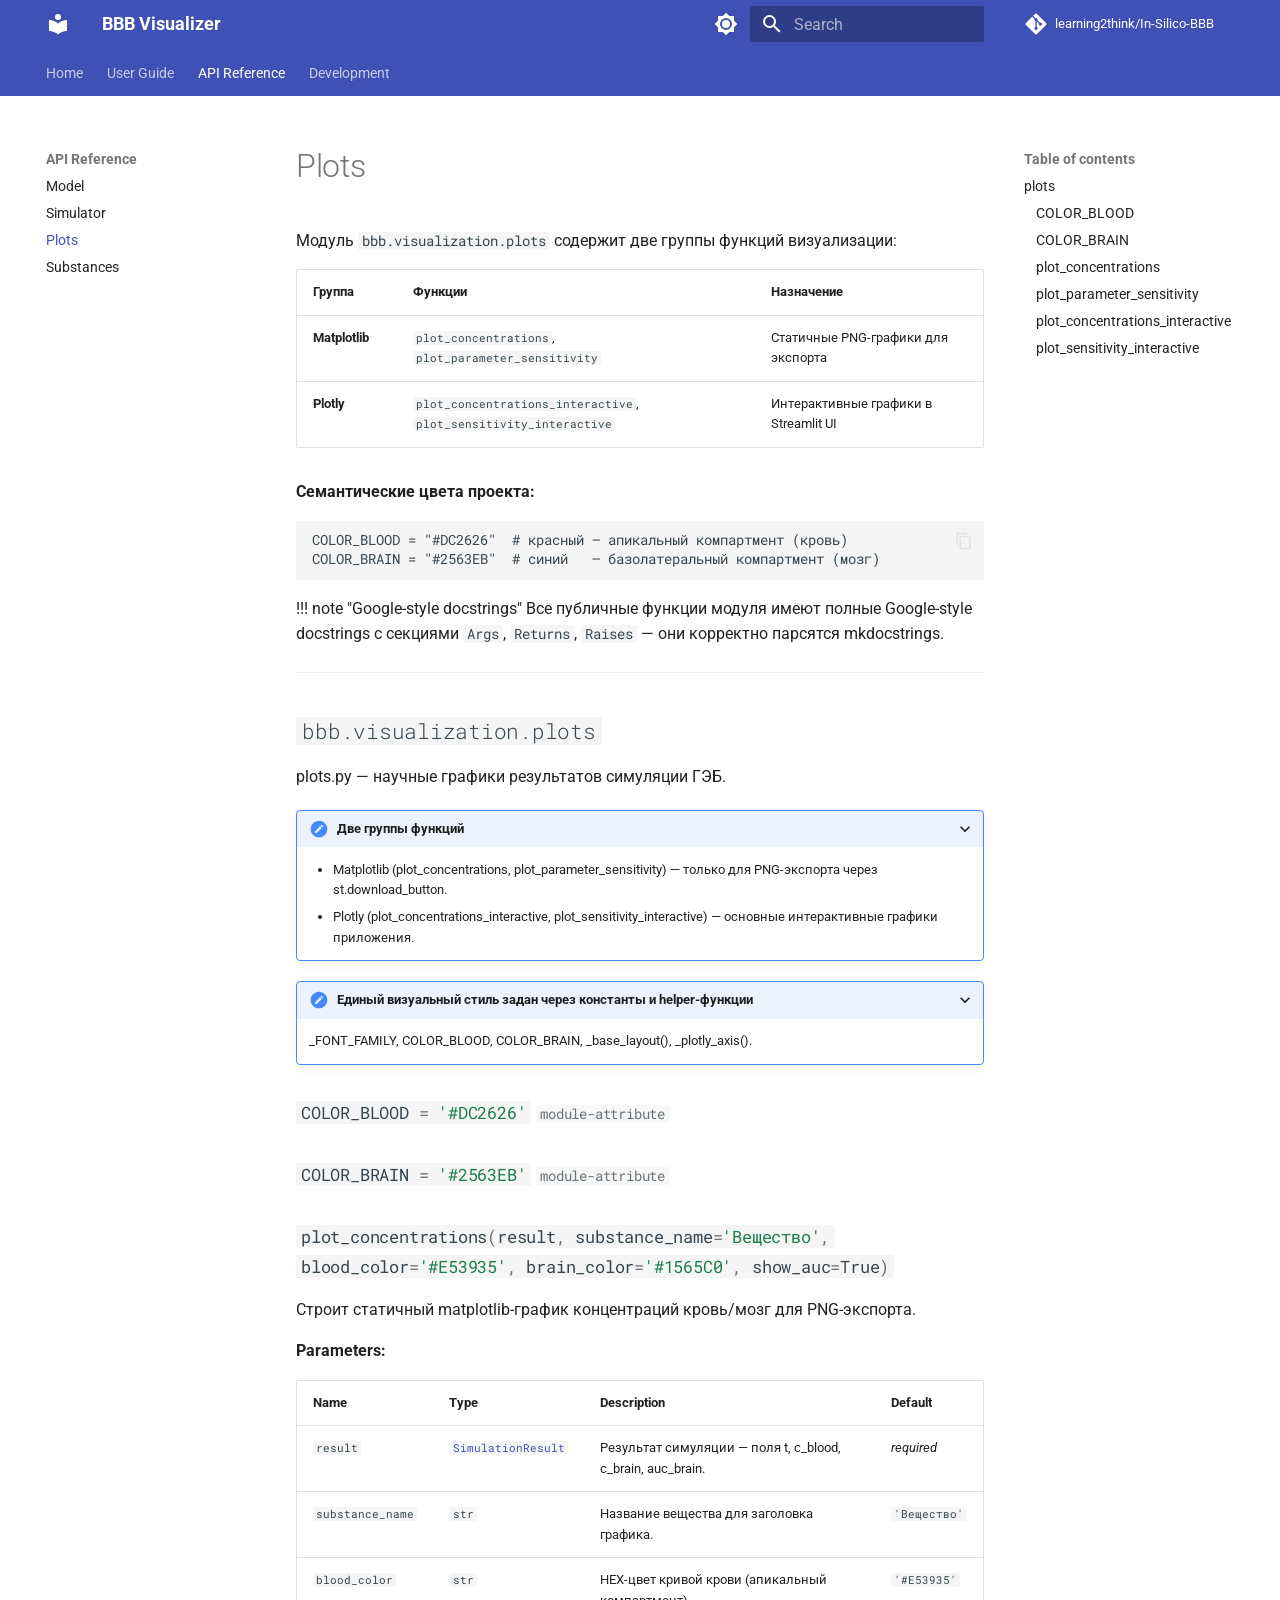
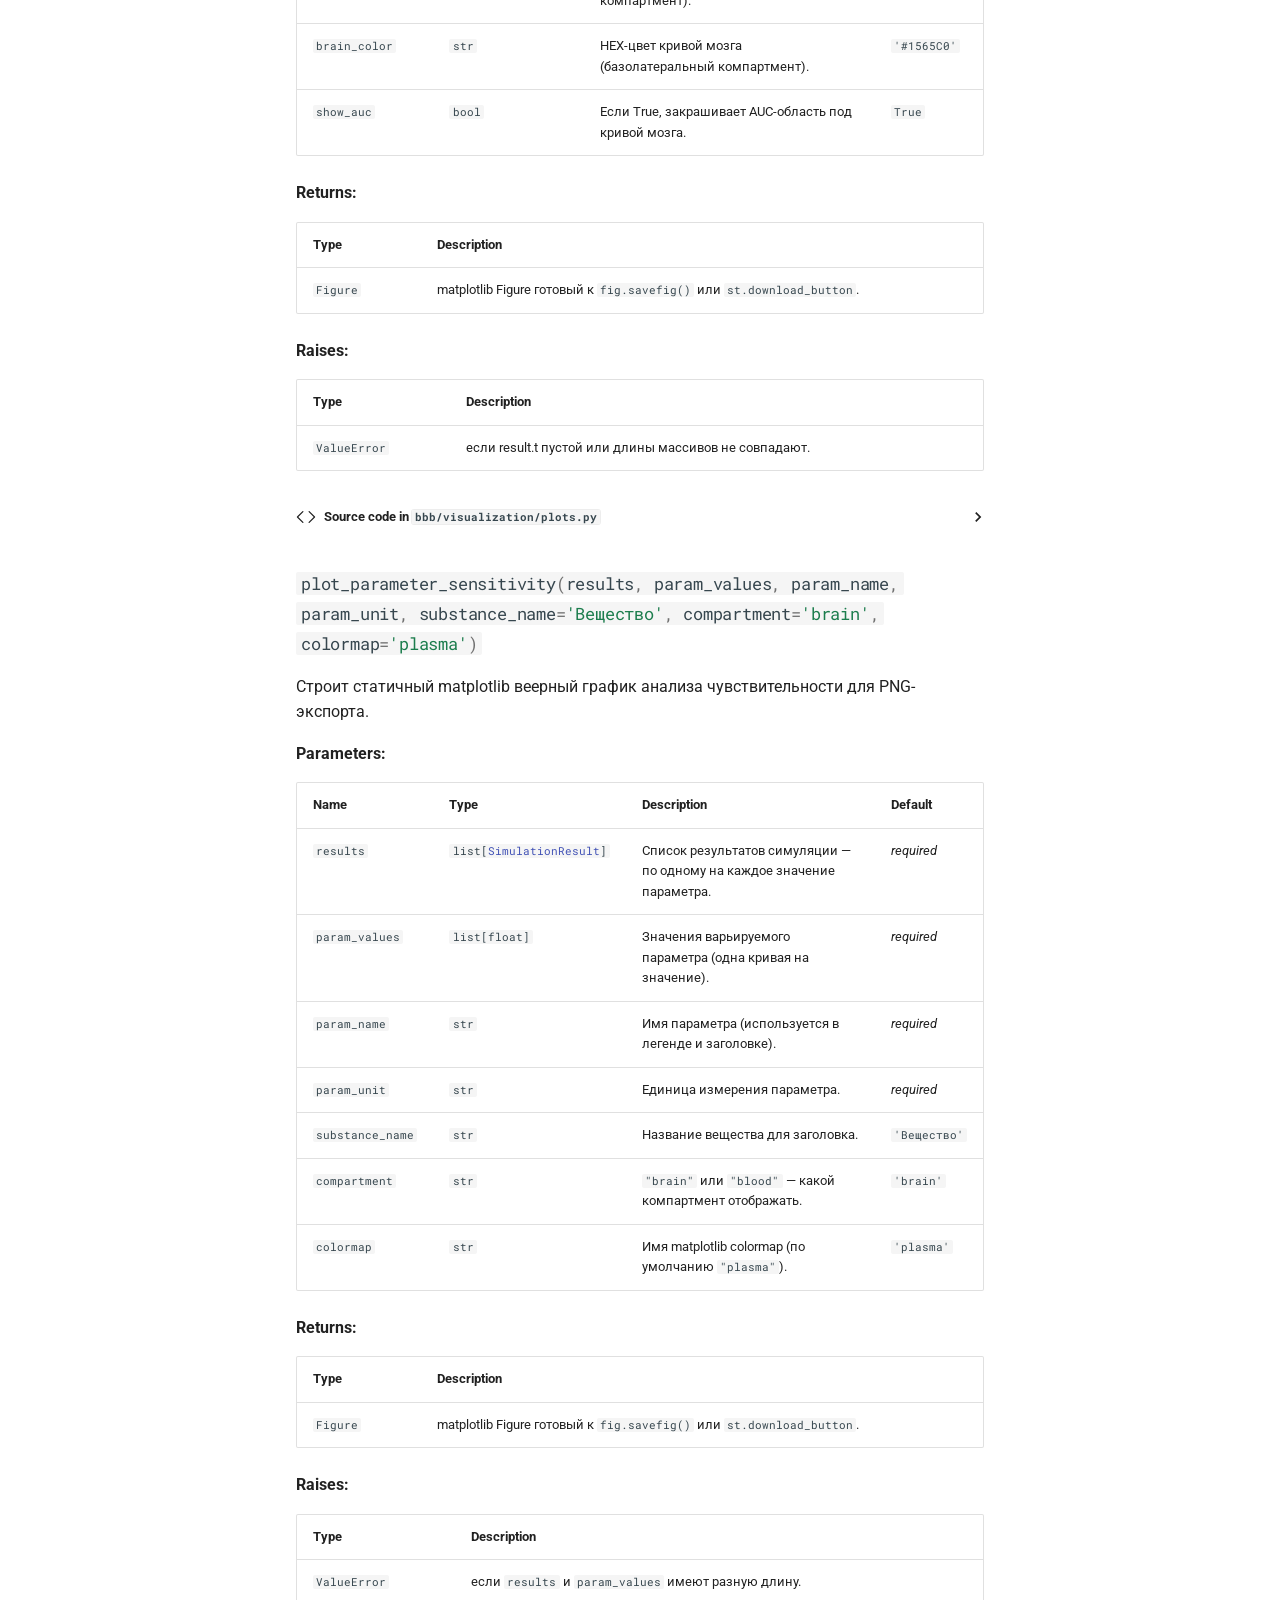
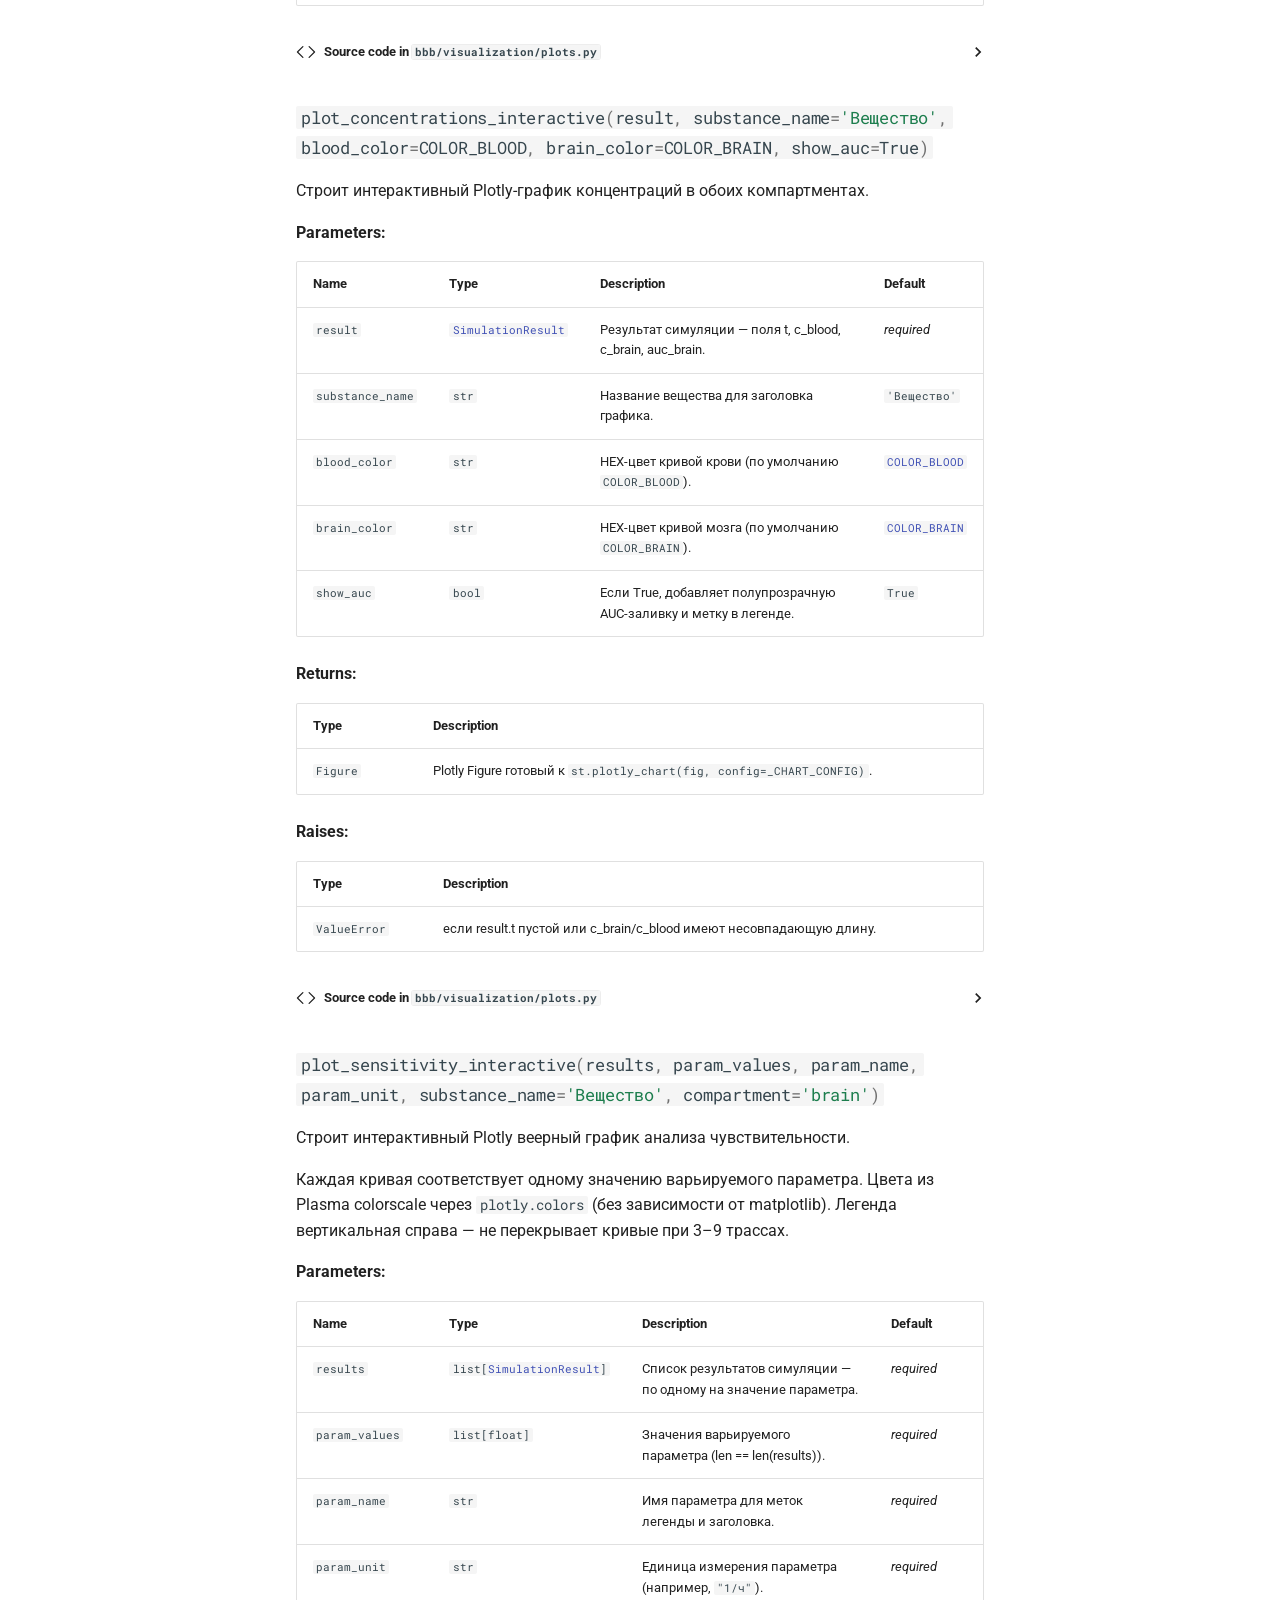
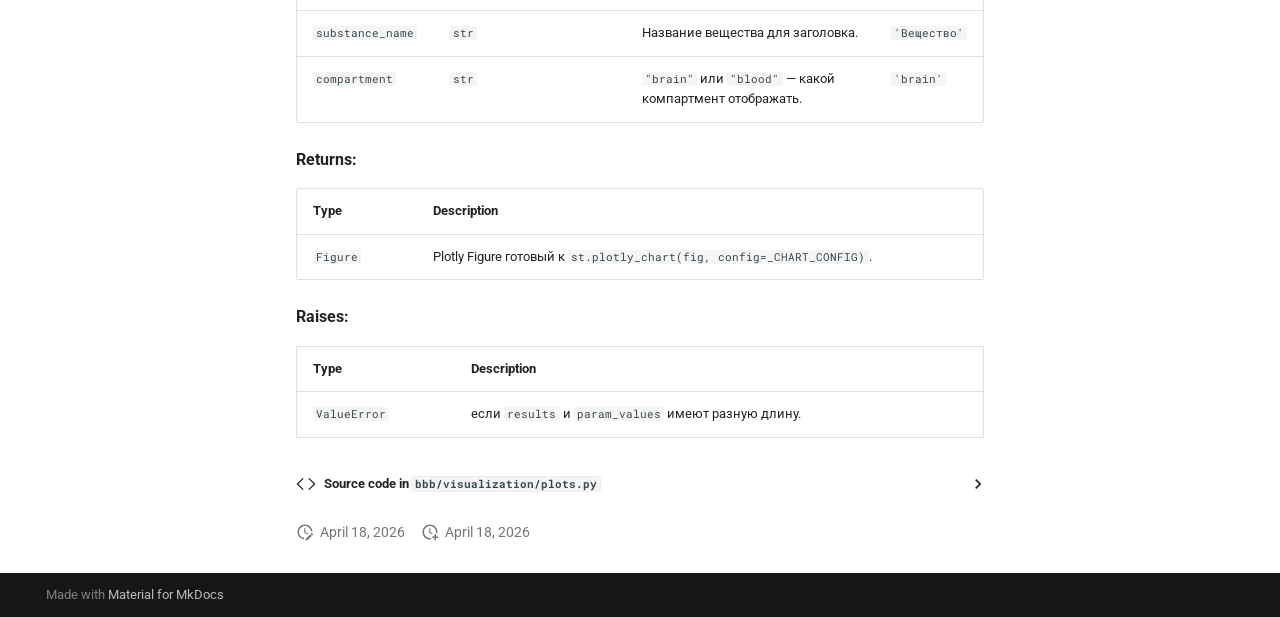
<file: api/plots/index.html>
<!doctype html>
<html lang="en" class="no-js">
  <head>
    
      <meta charset="utf-8">
      <meta name="viewport" content="width=device-width,initial-scale=1">
      
        <meta name="description" content="Blood-Brain Barrier concentration visualizer — two-compartment mechanistic simulator">
      
      
      
        <link rel="canonical" href="https://learning2think.github.io/In-Silico-BBB/api/plots/">
      
      
        <link rel="prev" href="../simulator/">
      
      
        <link rel="next" href="../substances/">
      
      
        
      
      
      <link rel="icon" href="../../assets/images/favicon.png">
      <meta name="generator" content="mkdocs-1.6.1, mkdocs-material-9.7.6">
    
    
      
        <title>Plots - BBB Visualizer</title>
      
    
    
      <link rel="stylesheet" href="../../assets/stylesheets/main.484c7ddc.min.css">
      
        
        <link rel="stylesheet" href="../../assets/stylesheets/palette.ab4e12ef.min.css">
      
      


    
    
      
    
    
      
        
        
        <link rel="preconnect" href="https://fonts.gstatic.com" crossorigin>
        <link rel="stylesheet" href="https://fonts.googleapis.com/css?family=Roboto:300,300i,400,400i,700,700i%7CRoboto+Mono:400,400i,700,700i&display=fallback">
        <style>:root{--md-text-font:"Roboto";--md-code-font:"Roboto Mono"}</style>
      
    
    
      <link rel="stylesheet" href="../../assets/_mkdocstrings.css">
    
    <script>__md_scope=new URL("../..",location),__md_hash=e=>[...e].reduce(((e,_)=>(e<<5)-e+_.charCodeAt(0)),0),__md_get=(e,_=localStorage,t=__md_scope)=>JSON.parse(_.getItem(t.pathname+"."+e)),__md_set=(e,_,t=localStorage,a=__md_scope)=>{try{t.setItem(a.pathname+"."+e,JSON.stringify(_))}catch(e){}}</script>
    
      

    
    
  </head>
  
  
    
    
      
    
    
    
    
    <body dir="ltr" data-md-color-scheme="default" data-md-color-primary="indigo" data-md-color-accent="indigo">
  
    
    <input class="md-toggle" data-md-toggle="drawer" type="checkbox" id="__drawer" autocomplete="off">
    <input class="md-toggle" data-md-toggle="search" type="checkbox" id="__search" autocomplete="off">
    <label class="md-overlay" for="__drawer"></label>
    <div data-md-component="skip">
      
        
        <a href="#plots" class="md-skip">
          Skip to content
        </a>
      
    </div>
    <div data-md-component="announce">
      
    </div>
    
    
      

<header class="md-header" data-md-component="header">
  <nav class="md-header__inner md-grid" aria-label="Header">
    <a href="../.." title="BBB Visualizer" class="md-header__button md-logo" aria-label="BBB Visualizer" data-md-component="logo">
      
  
  <svg xmlns="http://www.w3.org/2000/svg" viewBox="0 0 24 24"><path d="M12 8a3 3 0 0 0 3-3 3 3 0 0 0-3-3 3 3 0 0 0-3 3 3 3 0 0 0 3 3m0 3.54C9.64 9.35 6.5 8 3 8v11c3.5 0 6.64 1.35 9 3.54 2.36-2.19 5.5-3.54 9-3.54V8c-3.5 0-6.64 1.35-9 3.54"/></svg>

    </a>
    <label class="md-header__button md-icon" for="__drawer">
      
      <svg xmlns="http://www.w3.org/2000/svg" viewBox="0 0 24 24"><path d="M3 6h18v2H3zm0 5h18v2H3zm0 5h18v2H3z"/></svg>
    </label>
    <div class="md-header__title" data-md-component="header-title">
      <div class="md-header__ellipsis">
        <div class="md-header__topic">
          <span class="md-ellipsis">
            BBB Visualizer
          </span>
        </div>
        <div class="md-header__topic" data-md-component="header-topic">
          <span class="md-ellipsis">
            
              Plots
            
          </span>
        </div>
      </div>
    </div>
    
      
        <form class="md-header__option" data-md-component="palette">
  
    
    
    
    <input class="md-option" data-md-color-media="" data-md-color-scheme="default" data-md-color-primary="indigo" data-md-color-accent="indigo"  aria-label="Switch to dark mode"  type="radio" name="__palette" id="__palette_0">
    
      <label class="md-header__button md-icon" title="Switch to dark mode" for="__palette_1" hidden>
        <svg xmlns="http://www.w3.org/2000/svg" viewBox="0 0 24 24"><path d="M12 8a4 4 0 0 0-4 4 4 4 0 0 0 4 4 4 4 0 0 0 4-4 4 4 0 0 0-4-4m0 10a6 6 0 0 1-6-6 6 6 0 0 1 6-6 6 6 0 0 1 6 6 6 6 0 0 1-6 6m8-9.31V4h-4.69L12 .69 8.69 4H4v4.69L.69 12 4 15.31V20h4.69L12 23.31 15.31 20H20v-4.69L23.31 12z"/></svg>
      </label>
    
  
    
    
    
    <input class="md-option" data-md-color-media="" data-md-color-scheme="slate" data-md-color-primary="indigo" data-md-color-accent="indigo"  aria-label="Switch to light mode"  type="radio" name="__palette" id="__palette_1">
    
      <label class="md-header__button md-icon" title="Switch to light mode" for="__palette_0" hidden>
        <svg xmlns="http://www.w3.org/2000/svg" viewBox="0 0 24 24"><path d="M12 18c-.89 0-1.74-.2-2.5-.55C11.56 16.5 13 14.42 13 12s-1.44-4.5-3.5-5.45C10.26 6.2 11.11 6 12 6a6 6 0 0 1 6 6 6 6 0 0 1-6 6m8-9.31V4h-4.69L12 .69 8.69 4H4v4.69L.69 12 4 15.31V20h4.69L12 23.31 15.31 20H20v-4.69L23.31 12z"/></svg>
      </label>
    
  
</form>
      
    
    
      <script>var palette=__md_get("__palette");if(palette&&palette.color){if("(prefers-color-scheme)"===palette.color.media){var media=matchMedia("(prefers-color-scheme: light)"),input=document.querySelector(media.matches?"[data-md-color-media='(prefers-color-scheme: light)']":"[data-md-color-media='(prefers-color-scheme: dark)']");palette.color.media=input.getAttribute("data-md-color-media"),palette.color.scheme=input.getAttribute("data-md-color-scheme"),palette.color.primary=input.getAttribute("data-md-color-primary"),palette.color.accent=input.getAttribute("data-md-color-accent")}for(var[key,value]of Object.entries(palette.color))document.body.setAttribute("data-md-color-"+key,value)}</script>
    
    
    
      
      
        <label class="md-header__button md-icon" for="__search">
          
          <svg xmlns="http://www.w3.org/2000/svg" viewBox="0 0 24 24"><path d="M9.5 3A6.5 6.5 0 0 1 16 9.5c0 1.61-.59 3.09-1.56 4.23l.27.27h.79l5 5-1.5 1.5-5-5v-.79l-.27-.27A6.52 6.52 0 0 1 9.5 16 6.5 6.5 0 0 1 3 9.5 6.5 6.5 0 0 1 9.5 3m0 2C7 5 5 7 5 9.5S7 14 9.5 14 14 12 14 9.5 12 5 9.5 5"/></svg>
        </label>
        <div class="md-search" data-md-component="search" role="dialog">
  <label class="md-search__overlay" for="__search"></label>
  <div class="md-search__inner" role="search">
    <form class="md-search__form" name="search">
      <input type="text" class="md-search__input" name="query" aria-label="Search" placeholder="Search" autocapitalize="off" autocorrect="off" autocomplete="off" spellcheck="false" data-md-component="search-query" required>
      <label class="md-search__icon md-icon" for="__search">
        
        <svg xmlns="http://www.w3.org/2000/svg" viewBox="0 0 24 24"><path d="M9.5 3A6.5 6.5 0 0 1 16 9.5c0 1.61-.59 3.09-1.56 4.23l.27.27h.79l5 5-1.5 1.5-5-5v-.79l-.27-.27A6.52 6.52 0 0 1 9.5 16 6.5 6.5 0 0 1 3 9.5 6.5 6.5 0 0 1 9.5 3m0 2C7 5 5 7 5 9.5S7 14 9.5 14 14 12 14 9.5 12 5 9.5 5"/></svg>
        
        <svg xmlns="http://www.w3.org/2000/svg" viewBox="0 0 24 24"><path d="M20 11v2H8l5.5 5.5-1.42 1.42L4.16 12l7.92-7.92L13.5 5.5 8 11z"/></svg>
      </label>
      <nav class="md-search__options" aria-label="Search">
        
        <button type="reset" class="md-search__icon md-icon" title="Clear" aria-label="Clear" tabindex="-1">
          
          <svg xmlns="http://www.w3.org/2000/svg" viewBox="0 0 24 24"><path d="M19 6.41 17.59 5 12 10.59 6.41 5 5 6.41 10.59 12 5 17.59 6.41 19 12 13.41 17.59 19 19 17.59 13.41 12z"/></svg>
        </button>
      </nav>
      
    </form>
    <div class="md-search__output">
      <div class="md-search__scrollwrap" tabindex="0" data-md-scrollfix>
        <div class="md-search-result" data-md-component="search-result">
          <div class="md-search-result__meta">
            Initializing search
          </div>
          <ol class="md-search-result__list" role="presentation"></ol>
        </div>
      </div>
    </div>
  </div>
</div>
      
    
    
      <div class="md-header__source">
        <a href="https://github.com/learning2think/In-Silico-BBB" title="Go to repository" class="md-source" data-md-component="source">
  <div class="md-source__icon md-icon">
    
    <svg xmlns="http://www.w3.org/2000/svg" viewBox="0 0 448 512"><!--! Font Awesome Free 7.1.0 by @fontawesome - https://fontawesome.com License - https://fontawesome.com/license/free (Icons: CC BY 4.0, Fonts: SIL OFL 1.1, Code: MIT License) Copyright 2025 Fonticons, Inc.--><path d="M439.6 236.1 244 40.5c-5.4-5.5-12.8-8.5-20.4-8.5s-15 3-20.4 8.4L162.5 81l51.5 51.5c27.1-9.1 52.7 16.8 43.4 43.7l49.7 49.7c34.2-11.8 61.2 31 35.5 56.7-26.5 26.5-70.2-2.9-56-37.3L240.3 199v121.9c25.3 12.5 22.3 41.8 9.1 55-6.4 6.4-15.2 10.1-24.3 10.1s-17.8-3.6-24.3-10.1c-17.6-17.6-11.1-46.9 11.2-56v-123c-20.8-8.5-24.6-30.7-18.6-45L142.6 101 8.5 235.1C3 240.6 0 247.9 0 255.5s3 15 8.5 20.4l195.6 195.7c5.4 5.4 12.7 8.4 20.4 8.4s15-3 20.4-8.4l194.7-194.7c5.4-5.4 8.4-12.8 8.4-20.4s-3-15-8.4-20.4"/></svg>
  </div>
  <div class="md-source__repository">
    learning2think/In-Silico-BBB
  </div>
</a>
      </div>
    
  </nav>
  
</header>
    
    <div class="md-container" data-md-component="container">
      
      
        
          
            
<nav class="md-tabs" aria-label="Tabs" data-md-component="tabs">
  <div class="md-grid">
    <ul class="md-tabs__list">
      
        
  
  
  
  
    <li class="md-tabs__item">
      <a href="../.." class="md-tabs__link">
        
  
  
    
  
  Home

      </a>
    </li>
  

      
        
  
  
  
  
    
    
      <li class="md-tabs__item">
        <a href="../../guide/quickstart/" class="md-tabs__link">
          
  
  
  User Guide

        </a>
      </li>
    
  

      
        
  
  
  
    
  
  
    
    
      <li class="md-tabs__item md-tabs__item--active">
        <a href="../model/" class="md-tabs__link">
          
  
  
  API Reference

        </a>
      </li>
    
  

      
        
  
  
  
  
    
    
      <li class="md-tabs__item">
        <a href="../../dev/contributing/" class="md-tabs__link">
          
  
  
  Development

        </a>
      </li>
    
  

      
    </ul>
  </div>
</nav>
          
        
      
      <main class="md-main" data-md-component="main">
        <div class="md-main__inner md-grid">
          
            
              
              <div class="md-sidebar md-sidebar--primary" data-md-component="sidebar" data-md-type="navigation" >
                <div class="md-sidebar__scrollwrap">
                  <div class="md-sidebar__inner">
                    


  


<nav class="md-nav md-nav--primary md-nav--lifted" aria-label="Navigation" data-md-level="0">
  <label class="md-nav__title" for="__drawer">
    <a href="../.." title="BBB Visualizer" class="md-nav__button md-logo" aria-label="BBB Visualizer" data-md-component="logo">
      
  
  <svg xmlns="http://www.w3.org/2000/svg" viewBox="0 0 24 24"><path d="M12 8a3 3 0 0 0 3-3 3 3 0 0 0-3-3 3 3 0 0 0-3 3 3 3 0 0 0 3 3m0 3.54C9.64 9.35 6.5 8 3 8v11c3.5 0 6.64 1.35 9 3.54 2.36-2.19 5.5-3.54 9-3.54V8c-3.5 0-6.64 1.35-9 3.54"/></svg>

    </a>
    BBB Visualizer
  </label>
  
    <div class="md-nav__source">
      <a href="https://github.com/learning2think/In-Silico-BBB" title="Go to repository" class="md-source" data-md-component="source">
  <div class="md-source__icon md-icon">
    
    <svg xmlns="http://www.w3.org/2000/svg" viewBox="0 0 448 512"><!--! Font Awesome Free 7.1.0 by @fontawesome - https://fontawesome.com License - https://fontawesome.com/license/free (Icons: CC BY 4.0, Fonts: SIL OFL 1.1, Code: MIT License) Copyright 2025 Fonticons, Inc.--><path d="M439.6 236.1 244 40.5c-5.4-5.5-12.8-8.5-20.4-8.5s-15 3-20.4 8.4L162.5 81l51.5 51.5c27.1-9.1 52.7 16.8 43.4 43.7l49.7 49.7c34.2-11.8 61.2 31 35.5 56.7-26.5 26.5-70.2-2.9-56-37.3L240.3 199v121.9c25.3 12.5 22.3 41.8 9.1 55-6.4 6.4-15.2 10.1-24.3 10.1s-17.8-3.6-24.3-10.1c-17.6-17.6-11.1-46.9 11.2-56v-123c-20.8-8.5-24.6-30.7-18.6-45L142.6 101 8.5 235.1C3 240.6 0 247.9 0 255.5s3 15 8.5 20.4l195.6 195.7c5.4 5.4 12.7 8.4 20.4 8.4s15-3 20.4-8.4l194.7-194.7c5.4-5.4 8.4-12.8 8.4-20.4s-3-15-8.4-20.4"/></svg>
  </div>
  <div class="md-source__repository">
    learning2think/In-Silico-BBB
  </div>
</a>
    </div>
  
  <ul class="md-nav__list" data-md-scrollfix>
    
      
      
  
  
  
  
    <li class="md-nav__item">
      <a href="../.." class="md-nav__link">
        
  
  
  <span class="md-ellipsis">
    
  
    Home
  

    
  </span>
  
  

      </a>
    </li>
  

    
      
      
  
  
  
  
    
    
    
    
      
      
        
      
    
    
    <li class="md-nav__item md-nav__item--nested">
      
        
        
        <input class="md-nav__toggle md-toggle " type="checkbox" id="__nav_2" >
        
          
          <label class="md-nav__link" for="__nav_2" id="__nav_2_label" tabindex="0">
            
  
  
  <span class="md-ellipsis">
    
  
    User Guide
  

    
  </span>
  
  

            <span class="md-nav__icon md-icon"></span>
          </label>
        
        <nav class="md-nav" data-md-level="1" aria-labelledby="__nav_2_label" aria-expanded="false">
          <label class="md-nav__title" for="__nav_2">
            <span class="md-nav__icon md-icon"></span>
            
  
    User Guide
  

          </label>
          <ul class="md-nav__list" data-md-scrollfix>
            
              
                
  
  
  
  
    <li class="md-nav__item">
      <a href="../../guide/quickstart/" class="md-nav__link">
        
  
  
  <span class="md-ellipsis">
    
  
    Quickstart
  

    
  </span>
  
  

      </a>
    </li>
  

              
            
              
                
  
  
  
  
    <li class="md-nav__item">
      <a href="../../guide/parameters/" class="md-nav__link">
        
  
  
  <span class="md-ellipsis">
    
  
    Parameters
  

    
  </span>
  
  

      </a>
    </li>
  

              
            
              
                
  
  
  
  
    <li class="md-nav__item">
      <a href="../../guide/charts/" class="md-nav__link">
        
  
  
  <span class="md-ellipsis">
    
  
    Interpreting Charts
  

    
  </span>
  
  

      </a>
    </li>
  

              
            
          </ul>
        </nav>
      
    </li>
  

    
      
      
  
  
    
  
  
  
    
    
    
    
      
        
        
      
      
        
      
    
    
    <li class="md-nav__item md-nav__item--active md-nav__item--section md-nav__item--nested">
      
        
        
        <input class="md-nav__toggle md-toggle " type="checkbox" id="__nav_3" checked>
        
          
          <label class="md-nav__link" for="__nav_3" id="__nav_3_label" tabindex="">
            
  
  
  <span class="md-ellipsis">
    
  
    API Reference
  

    
  </span>
  
  

            <span class="md-nav__icon md-icon"></span>
          </label>
        
        <nav class="md-nav" data-md-level="1" aria-labelledby="__nav_3_label" aria-expanded="true">
          <label class="md-nav__title" for="__nav_3">
            <span class="md-nav__icon md-icon"></span>
            
  
    API Reference
  

          </label>
          <ul class="md-nav__list" data-md-scrollfix>
            
              
                
  
  
  
  
    <li class="md-nav__item">
      <a href="../model/" class="md-nav__link">
        
  
  
  <span class="md-ellipsis">
    
  
    Model
  

    
  </span>
  
  

      </a>
    </li>
  

              
            
              
                
  
  
  
  
    <li class="md-nav__item">
      <a href="../simulator/" class="md-nav__link">
        
  
  
  <span class="md-ellipsis">
    
  
    Simulator
  

    
  </span>
  
  

      </a>
    </li>
  

              
            
              
                
  
  
    
  
  
  
    <li class="md-nav__item md-nav__item--active">
      
      <input class="md-nav__toggle md-toggle" type="checkbox" id="__toc">
      
      
        
      
      
        <label class="md-nav__link md-nav__link--active" for="__toc">
          
  
  
  <span class="md-ellipsis">
    
  
    Plots
  

    
  </span>
  
  

          <span class="md-nav__icon md-icon"></span>
        </label>
      
      <a href="./" class="md-nav__link md-nav__link--active">
        
  
  
  <span class="md-ellipsis">
    
  
    Plots
  

    
  </span>
  
  

      </a>
      
        

<nav class="md-nav md-nav--secondary" aria-label="Table of contents">
  
  
  
    
  
  
    <label class="md-nav__title" for="__toc">
      <span class="md-nav__icon md-icon"></span>
      Table of contents
    </label>
    <ul class="md-nav__list" data-md-component="toc" data-md-scrollfix>
      
        <li class="md-nav__item">
  <a href="#bbb.visualization.plots" class="md-nav__link">
    <span class="md-ellipsis">
      
        plots
      
    </span>
  </a>
  
    <nav class="md-nav" aria-label="plots">
      <ul class="md-nav__list">
        
          <li class="md-nav__item">
  <a href="#bbb.visualization.plots.COLOR_BLOOD" class="md-nav__link">
    <span class="md-ellipsis">
      
        COLOR_BLOOD
      
    </span>
  </a>
  
</li>
        
          <li class="md-nav__item">
  <a href="#bbb.visualization.plots.COLOR_BRAIN" class="md-nav__link">
    <span class="md-ellipsis">
      
        COLOR_BRAIN
      
    </span>
  </a>
  
</li>
        
          <li class="md-nav__item">
  <a href="#bbb.visualization.plots.plot_concentrations" class="md-nav__link">
    <span class="md-ellipsis">
      
        plot_concentrations
      
    </span>
  </a>
  
</li>
        
          <li class="md-nav__item">
  <a href="#bbb.visualization.plots.plot_parameter_sensitivity" class="md-nav__link">
    <span class="md-ellipsis">
      
        plot_parameter_sensitivity
      
    </span>
  </a>
  
</li>
        
          <li class="md-nav__item">
  <a href="#bbb.visualization.plots.plot_concentrations_interactive" class="md-nav__link">
    <span class="md-ellipsis">
      
        plot_concentrations_interactive
      
    </span>
  </a>
  
</li>
        
          <li class="md-nav__item">
  <a href="#bbb.visualization.plots.plot_sensitivity_interactive" class="md-nav__link">
    <span class="md-ellipsis">
      
        plot_sensitivity_interactive
      
    </span>
  </a>
  
</li>
        
      </ul>
    </nav>
  
</li>
      
    </ul>
  
</nav>
      
    </li>
  

              
            
              
                
  
  
  
  
    <li class="md-nav__item">
      <a href="../substances/" class="md-nav__link">
        
  
  
  <span class="md-ellipsis">
    
  
    Substances
  

    
  </span>
  
  

      </a>
    </li>
  

              
            
          </ul>
        </nav>
      
    </li>
  

    
      
      
  
  
  
  
    
    
    
    
      
      
        
      
    
    
    <li class="md-nav__item md-nav__item--nested">
      
        
        
        <input class="md-nav__toggle md-toggle " type="checkbox" id="__nav_4" >
        
          
          <label class="md-nav__link" for="__nav_4" id="__nav_4_label" tabindex="0">
            
  
  
  <span class="md-ellipsis">
    
  
    Development
  

    
  </span>
  
  

            <span class="md-nav__icon md-icon"></span>
          </label>
        
        <nav class="md-nav" data-md-level="1" aria-labelledby="__nav_4_label" aria-expanded="false">
          <label class="md-nav__title" for="__nav_4">
            <span class="md-nav__icon md-icon"></span>
            
  
    Development
  

          </label>
          <ul class="md-nav__list" data-md-scrollfix>
            
              
                
  
  
  
  
    <li class="md-nav__item">
      <a href="../../dev/contributing/" class="md-nav__link">
        
  
  
  <span class="md-ellipsis">
    
  
    Contributing
  

    
  </span>
  
  

      </a>
    </li>
  

              
            
              
                
  
  
  
  
    <li class="md-nav__item">
      <a href="../../dev/changelog/" class="md-nav__link">
        
  
  
  <span class="md-ellipsis">
    
  
    Changelog
  

    
  </span>
  
  

      </a>
    </li>
  

              
            
          </ul>
        </nav>
      
    </li>
  

    
  </ul>
</nav>
                  </div>
                </div>
              </div>
            
            
              
              <div class="md-sidebar md-sidebar--secondary" data-md-component="sidebar" data-md-type="toc" >
                <div class="md-sidebar__scrollwrap">
                  <div class="md-sidebar__inner">
                    

<nav class="md-nav md-nav--secondary" aria-label="Table of contents">
  
  
  
    
  
  
    <label class="md-nav__title" for="__toc">
      <span class="md-nav__icon md-icon"></span>
      Table of contents
    </label>
    <ul class="md-nav__list" data-md-component="toc" data-md-scrollfix>
      
        <li class="md-nav__item">
  <a href="#bbb.visualization.plots" class="md-nav__link">
    <span class="md-ellipsis">
      
        plots
      
    </span>
  </a>
  
    <nav class="md-nav" aria-label="plots">
      <ul class="md-nav__list">
        
          <li class="md-nav__item">
  <a href="#bbb.visualization.plots.COLOR_BLOOD" class="md-nav__link">
    <span class="md-ellipsis">
      
        COLOR_BLOOD
      
    </span>
  </a>
  
</li>
        
          <li class="md-nav__item">
  <a href="#bbb.visualization.plots.COLOR_BRAIN" class="md-nav__link">
    <span class="md-ellipsis">
      
        COLOR_BRAIN
      
    </span>
  </a>
  
</li>
        
          <li class="md-nav__item">
  <a href="#bbb.visualization.plots.plot_concentrations" class="md-nav__link">
    <span class="md-ellipsis">
      
        plot_concentrations
      
    </span>
  </a>
  
</li>
        
          <li class="md-nav__item">
  <a href="#bbb.visualization.plots.plot_parameter_sensitivity" class="md-nav__link">
    <span class="md-ellipsis">
      
        plot_parameter_sensitivity
      
    </span>
  </a>
  
</li>
        
          <li class="md-nav__item">
  <a href="#bbb.visualization.plots.plot_concentrations_interactive" class="md-nav__link">
    <span class="md-ellipsis">
      
        plot_concentrations_interactive
      
    </span>
  </a>
  
</li>
        
          <li class="md-nav__item">
  <a href="#bbb.visualization.plots.plot_sensitivity_interactive" class="md-nav__link">
    <span class="md-ellipsis">
      
        plot_sensitivity_interactive
      
    </span>
  </a>
  
</li>
        
      </ul>
    </nav>
  
</li>
      
    </ul>
  
</nav>
                  </div>
                </div>
              </div>
            
          
          
            <div class="md-content" data-md-component="content">
              
              <article class="md-content__inner md-typeset">
                
                  


  
  


<h1 id="plots">Plots</h1>
<p>Модуль <code>bbb.visualization.plots</code> содержит две группы функций визуализации:</p>
<table>
<thead>
<tr>
<th>Группа</th>
<th>Функции</th>
<th>Назначение</th>
</tr>
</thead>
<tbody>
<tr>
<td><strong>Matplotlib</strong></td>
<td><code>plot_concentrations</code>, <code>plot_parameter_sensitivity</code></td>
<td>Статичные PNG-графики для экспорта</td>
</tr>
<tr>
<td><strong>Plotly</strong></td>
<td><code>plot_concentrations_interactive</code>, <code>plot_sensitivity_interactive</code></td>
<td>Интерактивные графики в Streamlit UI</td>
</tr>
</tbody>
</table>
<p><strong>Семантические цвета проекта:</strong></p>
<pre><code class="language-python">COLOR_BLOOD = &quot;#DC2626&quot;  # красный — апикальный компартмент (кровь)
COLOR_BRAIN = &quot;#2563EB&quot;  # синий   — базолатеральный компартмент (мозг)
</code></pre>
<p>!!! note "Google-style docstrings"
    Все публичные функции модуля имеют полные Google-style docstrings с секциями
    <code>Args</code>, <code>Returns</code>, <code>Raises</code> — они корректно парсятся mkdocstrings.</p>
<hr />


<div class="doc doc-object doc-module">



<h2 id="bbb.visualization.plots" class="doc doc-heading">
            <code>bbb.visualization.plots</code>


</h2>

    <div class="doc doc-contents first">

        <p>plots.py — научные графики результатов симуляции ГЭБ.</p>


<details class="две-группы-функций" open>
  <summary>Две группы функций</summary>
  <ul>
<li>Matplotlib (plot_concentrations, plot_parameter_sensitivity) —
  только для PNG-экспорта через st.download_button.</li>
<li>Plotly (plot_concentrations_interactive, plot_sensitivity_interactive) —
  основные интерактивные графики приложения.</li>
</ul>
</details>

<details class="единый-визуальный-стиль-задан-через-константы-и-helper-функции" open>
  <summary>Единый визуальный стиль задан через константы и helper-функции</summary>
  <p>_FONT_FAMILY, COLOR_BLOOD, COLOR_BRAIN, _base_layout(), _plotly_axis().</p>
</details>









<div class="doc doc-children">







<div class="doc doc-object doc-attribute">



<h3 id="bbb.visualization.plots.COLOR_BLOOD" class="doc doc-heading">
            <code class="highlight language-python"><span class="n">COLOR_BLOOD</span> <span class="o">=</span> <span class="s1">&#39;#DC2626&#39;</span></code>

  <span class="doc doc-labels">
      <small class="doc doc-label doc-label-module-attribute"><code>module-attribute</code></small>
  </span>

</h3>


    <div class="doc doc-contents ">

    </div>

</div>

<div class="doc doc-object doc-attribute">



<h3 id="bbb.visualization.plots.COLOR_BRAIN" class="doc doc-heading">
            <code class="highlight language-python"><span class="n">COLOR_BRAIN</span> <span class="o">=</span> <span class="s1">&#39;#2563EB&#39;</span></code>

  <span class="doc doc-labels">
      <small class="doc doc-label doc-label-module-attribute"><code>module-attribute</code></small>
  </span>

</h3>


    <div class="doc doc-contents ">

    </div>

</div>




<div class="doc doc-object doc-function">


<h3 id="bbb.visualization.plots.plot_concentrations" class="doc doc-heading">
            <code class="highlight language-python"><span class="n">plot_concentrations</span><span class="p">(</span><span class="n">result</span><span class="p">,</span> <span class="n">substance_name</span><span class="o">=</span><span class="s1">&#39;Вещество&#39;</span><span class="p">,</span> <span class="n">blood_color</span><span class="o">=</span><span class="s1">&#39;#E53935&#39;</span><span class="p">,</span> <span class="n">brain_color</span><span class="o">=</span><span class="s1">&#39;#1565C0&#39;</span><span class="p">,</span> <span class="n">show_auc</span><span class="o">=</span><span class="kc">True</span><span class="p">)</span></code>

</h3>


    <div class="doc doc-contents ">

        <p>Строит статичный matplotlib-график концентраций кровь/мозг для PNG-экспорта.</p>


<p><span class="doc-section-title">Parameters:</span></p>
    <table>
      <thead>
        <tr>
          <th>Name</th>
          <th>Type</th>
          <th>Description</th>
          <th>Default</th>
        </tr>
      </thead>
      <tbody>
          <tr class="doc-section-item">
            <td>
                <code>result</code>
            </td>
            <td>
                  <code><a class="autorefs autorefs-internal" title="SimulationResult


  
      dataclass
   (bbb.core.simulator.SimulationResult)" href="../simulator/#bbb.core.simulator.SimulationResult">SimulationResult</a></code>
            </td>
            <td>
              <div class="doc-md-description">
                <p>Результат симуляции — поля t, c_blood, c_brain, auc_brain.</p>
              </div>
            </td>
            <td>
                <em>required</em>
            </td>
          </tr>
          <tr class="doc-section-item">
            <td>
                <code>substance_name</code>
            </td>
            <td>
                  <code><span title="str">str</span></code>
            </td>
            <td>
              <div class="doc-md-description">
                <p>Название вещества для заголовка графика.</p>
              </div>
            </td>
            <td>
                  <code>&#39;Вещество&#39;</code>
            </td>
          </tr>
          <tr class="doc-section-item">
            <td>
                <code>blood_color</code>
            </td>
            <td>
                  <code><span title="str">str</span></code>
            </td>
            <td>
              <div class="doc-md-description">
                <p>HEX-цвет кривой крови (апикальный компартмент).</p>
              </div>
            </td>
            <td>
                  <code>&#39;#E53935&#39;</code>
            </td>
          </tr>
          <tr class="doc-section-item">
            <td>
                <code>brain_color</code>
            </td>
            <td>
                  <code><span title="str">str</span></code>
            </td>
            <td>
              <div class="doc-md-description">
                <p>HEX-цвет кривой мозга (базолатеральный компартмент).</p>
              </div>
            </td>
            <td>
                  <code>&#39;#1565C0&#39;</code>
            </td>
          </tr>
          <tr class="doc-section-item">
            <td>
                <code>show_auc</code>
            </td>
            <td>
                  <code><span title="bool">bool</span></code>
            </td>
            <td>
              <div class="doc-md-description">
                <p>Если True, закрашивает AUC-область под кривой мозга.</p>
              </div>
            </td>
            <td>
                  <code>True</code>
            </td>
          </tr>
      </tbody>
    </table>


    <p><span class="doc-section-title">Returns:</span></p>
    <table>
      <thead>
        <tr>
          <th>Type</th>
          <th>Description</th>
        </tr>
      </thead>
      <tbody>
          <tr class="doc-section-item">
            <td>
                  <code><span title="matplotlib.pyplot.Figure">Figure</span></code>
            </td>
            <td>
              <div class="doc-md-description">
                <p>matplotlib Figure готовый к <code>fig.savefig()</code> или <code>st.download_button</code>.</p>
              </div>
            </td>
          </tr>
      </tbody>
    </table>


<p><span class="doc-section-title">Raises:</span></p>
    <table>
      <thead>
        <tr>
          <th>Type</th>
          <th>Description</th>
        </tr>
      </thead>
      <tbody>
          <tr class="doc-section-item">
            <td>
                  <code><span title="ValueError">ValueError</span></code>
            </td>
            <td>
              <div class="doc-md-description">
                <p>если result.t пустой или длины массивов не совпадают.</p>
              </div>
            </td>
          </tr>
      </tbody>
    </table>


            <details class="mkdocstrings-source">
              <summary>Source code in <code>bbb/visualization/plots.py</code></summary>
              <div class="highlight"><table class="highlighttable"><tr><td class="linenos"><div class="linenodiv"><pre><span></span><span class="normal">141</span>
<span class="normal">142</span>
<span class="normal">143</span>
<span class="normal">144</span>
<span class="normal">145</span>
<span class="normal">146</span>
<span class="normal">147</span>
<span class="normal">148</span>
<span class="normal">149</span>
<span class="normal">150</span>
<span class="normal">151</span>
<span class="normal">152</span>
<span class="normal">153</span>
<span class="normal">154</span>
<span class="normal">155</span>
<span class="normal">156</span>
<span class="normal">157</span>
<span class="normal">158</span>
<span class="normal">159</span>
<span class="normal">160</span>
<span class="normal">161</span>
<span class="normal">162</span>
<span class="normal">163</span>
<span class="normal">164</span>
<span class="normal">165</span>
<span class="normal">166</span>
<span class="normal">167</span>
<span class="normal">168</span>
<span class="normal">169</span>
<span class="normal">170</span>
<span class="normal">171</span>
<span class="normal">172</span>
<span class="normal">173</span>
<span class="normal">174</span>
<span class="normal">175</span>
<span class="normal">176</span>
<span class="normal">177</span>
<span class="normal">178</span>
<span class="normal">179</span>
<span class="normal">180</span>
<span class="normal">181</span>
<span class="normal">182</span>
<span class="normal">183</span>
<span class="normal">184</span>
<span class="normal">185</span>
<span class="normal">186</span>
<span class="normal">187</span>
<span class="normal">188</span>
<span class="normal">189</span>
<span class="normal">190</span>
<span class="normal">191</span>
<span class="normal">192</span>
<span class="normal">193</span>
<span class="normal">194</span>
<span class="normal">195</span>
<span class="normal">196</span>
<span class="normal">197</span>
<span class="normal">198</span>
<span class="normal">199</span>
<span class="normal">200</span>
<span class="normal">201</span>
<span class="normal">202</span>
<span class="normal">203</span>
<span class="normal">204</span>
<span class="normal">205</span>
<span class="normal">206</span>
<span class="normal">207</span>
<span class="normal">208</span>
<span class="normal">209</span>
<span class="normal">210</span>
<span class="normal">211</span>
<span class="normal">212</span>
<span class="normal">213</span>
<span class="normal">214</span>
<span class="normal">215</span>
<span class="normal">216</span>
<span class="normal">217</span>
<span class="normal">218</span>
<span class="normal">219</span>
<span class="normal">220</span>
<span class="normal">221</span>
<span class="normal">222</span>
<span class="normal">223</span>
<span class="normal">224</span>
<span class="normal">225</span>
<span class="normal">226</span>
<span class="normal">227</span>
<span class="normal">228</span>
<span class="normal">229</span>
<span class="normal">230</span>
<span class="normal">231</span>
<span class="normal">232</span>
<span class="normal">233</span>
<span class="normal">234</span>
<span class="normal">235</span></pre></div></td><td class="code"><div><pre><span></span><code><span class="k">def</span><span class="w"> </span><span class="nf">plot_concentrations</span><span class="p">(</span>
    <span class="n">result</span><span class="p">:</span> <span class="n">SimulationResult</span><span class="p">,</span>
    <span class="n">substance_name</span><span class="p">:</span> <span class="nb">str</span> <span class="o">=</span> <span class="s2">&quot;Вещество&quot;</span><span class="p">,</span>
    <span class="n">blood_color</span><span class="p">:</span> <span class="nb">str</span> <span class="o">=</span> <span class="s2">&quot;#E53935&quot;</span><span class="p">,</span>
    <span class="n">brain_color</span><span class="p">:</span> <span class="nb">str</span> <span class="o">=</span> <span class="s2">&quot;#1565C0&quot;</span><span class="p">,</span>
    <span class="n">show_auc</span><span class="p">:</span> <span class="nb">bool</span> <span class="o">=</span> <span class="kc">True</span><span class="p">,</span>
<span class="p">)</span> <span class="o">-&gt;</span> <span class="n">plt</span><span class="o">.</span><span class="n">Figure</span><span class="p">:</span>
<span class="w">    </span><span class="sd">&quot;&quot;&quot;Строит статичный matplotlib-график концентраций кровь/мозг для PNG-экспорта.</span>

<span class="sd">    Args:</span>
<span class="sd">        result: Результат симуляции — поля t, c_blood, c_brain, auc_brain.</span>
<span class="sd">        substance_name: Название вещества для заголовка графика.</span>
<span class="sd">        blood_color: HEX-цвет кривой крови (апикальный компартмент).</span>
<span class="sd">        brain_color: HEX-цвет кривой мозга (базолатеральный компартмент).</span>
<span class="sd">        show_auc: Если True, закрашивает AUC-область под кривой мозга.</span>

<span class="sd">    Returns:</span>
<span class="sd">        matplotlib Figure готовый к `fig.savefig()` или `st.download_button`.</span>

<span class="sd">    Raises:</span>
<span class="sd">        ValueError: если result.t пустой или длины массивов не совпадают.</span>
<span class="sd">    &quot;&quot;&quot;</span>
    <span class="n">fig</span><span class="p">,</span> <span class="n">ax</span> <span class="o">=</span> <span class="n">plt</span><span class="o">.</span><span class="n">subplots</span><span class="p">(</span><span class="n">figsize</span><span class="o">=</span><span class="p">(</span><span class="n">_FIG_W</span><span class="p">,</span> <span class="n">_FIG_H</span><span class="p">))</span>
    <span class="n">_style_axes</span><span class="p">(</span><span class="n">ax</span><span class="p">,</span> <span class="n">fig</span><span class="p">)</span>

    <span class="n">ax</span><span class="o">.</span><span class="n">plot</span><span class="p">(</span>
        <span class="n">result</span><span class="o">.</span><span class="n">t</span><span class="p">,</span>
        <span class="n">result</span><span class="o">.</span><span class="n">c_blood</span><span class="p">,</span>
        <span class="n">color</span><span class="o">=</span><span class="n">blood_color</span><span class="p">,</span>
        <span class="n">linewidth</span><span class="o">=</span><span class="n">_LINE_WIDTH</span><span class="p">,</span>
        <span class="n">label</span><span class="o">=</span><span class="s2">&quot;Кровь (апикальный компартмент)&quot;</span><span class="p">,</span>
        <span class="n">zorder</span><span class="o">=</span><span class="mi">3</span><span class="p">,</span>
    <span class="p">)</span>
    <span class="n">ax</span><span class="o">.</span><span class="n">plot</span><span class="p">(</span>
        <span class="n">result</span><span class="o">.</span><span class="n">t</span><span class="p">,</span>
        <span class="n">result</span><span class="o">.</span><span class="n">c_brain</span><span class="p">,</span>
        <span class="n">color</span><span class="o">=</span><span class="n">brain_color</span><span class="p">,</span>
        <span class="n">linewidth</span><span class="o">=</span><span class="n">_LINE_WIDTH</span><span class="p">,</span>
        <span class="n">label</span><span class="o">=</span><span class="s2">&quot;Мозг (базолатеральный компартмент)&quot;</span><span class="p">,</span>
        <span class="n">zorder</span><span class="o">=</span><span class="mi">3</span><span class="p">,</span>
    <span class="p">)</span>

    <span class="k">if</span> <span class="n">show_auc</span><span class="p">:</span>
        <span class="n">ax</span><span class="o">.</span><span class="n">fill_between</span><span class="p">(</span>
            <span class="n">result</span><span class="o">.</span><span class="n">t</span><span class="p">,</span>
            <span class="n">result</span><span class="o">.</span><span class="n">c_brain</span><span class="p">,</span>
            <span class="n">alpha</span><span class="o">=</span><span class="n">_ALPHA_FILL</span><span class="p">,</span>
            <span class="n">color</span><span class="o">=</span><span class="n">brain_color</span><span class="p">,</span>
            <span class="n">label</span><span class="o">=</span><span class="sa">f</span><span class="s2">&quot;AUC (мозг) = </span><span class="si">{</span><span class="n">result</span><span class="o">.</span><span class="n">auc_brain</span><span class="si">:</span><span class="s2">.2f</span><span class="si">}</span><span class="s2"> мкМ·ч&quot;</span><span class="p">,</span>
            <span class="n">zorder</span><span class="o">=</span><span class="mi">2</span><span class="p">,</span>
        <span class="p">)</span>

    <span class="n">idx_max</span> <span class="o">=</span> <span class="nb">int</span><span class="p">(</span><span class="n">np</span><span class="o">.</span><span class="n">argmax</span><span class="p">(</span><span class="n">result</span><span class="o">.</span><span class="n">c_brain</span><span class="p">))</span>
    <span class="n">t_max</span> <span class="o">=</span> <span class="n">result</span><span class="o">.</span><span class="n">t</span><span class="p">[</span><span class="n">idx_max</span><span class="p">]</span>
    <span class="n">c_max</span> <span class="o">=</span> <span class="n">result</span><span class="o">.</span><span class="n">c_brain</span><span class="p">[</span><span class="n">idx_max</span><span class="p">]</span>
    <span class="n">t_range</span> <span class="o">=</span> <span class="n">result</span><span class="o">.</span><span class="n">t</span><span class="p">[</span><span class="o">-</span><span class="mi">1</span><span class="p">]</span>
    <span class="n">t_offset</span> <span class="o">=</span> <span class="n">t_range</span> <span class="o">*</span> <span class="mf">0.06</span>
    <span class="n">xt</span> <span class="o">=</span> <span class="n">t_max</span> <span class="o">-</span> <span class="n">t_offset</span> <span class="o">*</span> <span class="mi">2</span> <span class="k">if</span> <span class="n">t_max</span> <span class="o">+</span> <span class="n">t_offset</span> <span class="o">&gt;</span> <span class="n">t_range</span> <span class="o">*</span> <span class="mf">0.85</span> <span class="k">else</span> <span class="n">t_max</span> <span class="o">+</span> <span class="n">t_offset</span>

    <span class="n">ax</span><span class="o">.</span><span class="n">annotate</span><span class="p">(</span>
        <span class="sa">f</span><span class="s2">&quot;  Cmax = </span><span class="si">{</span><span class="n">c_max</span><span class="si">:</span><span class="s2">.3f</span><span class="si">}</span><span class="s2"> мкМ</span><span class="se">\n</span><span class="s2">  t = </span><span class="si">{</span><span class="n">t_max</span><span class="si">:</span><span class="s2">.1f</span><span class="si">}</span><span class="s2"> ч&quot;</span><span class="p">,</span>
        <span class="n">xy</span><span class="o">=</span><span class="p">(</span><span class="n">t_max</span><span class="p">,</span> <span class="n">c_max</span><span class="p">),</span>
        <span class="n">xytext</span><span class="o">=</span><span class="p">(</span><span class="n">xt</span><span class="p">,</span> <span class="n">c_max</span> <span class="o">*</span> <span class="mf">0.83</span><span class="p">),</span>
        <span class="n">fontsize</span><span class="o">=</span><span class="mi">9</span><span class="p">,</span>
        <span class="n">color</span><span class="o">=</span><span class="n">brain_color</span><span class="p">,</span>
        <span class="n">bbox</span><span class="o">=</span><span class="nb">dict</span><span class="p">(</span>
            <span class="n">boxstyle</span><span class="o">=</span><span class="s2">&quot;round,pad=0.3&quot;</span><span class="p">,</span>
            <span class="n">facecolor</span><span class="o">=</span><span class="s2">&quot;white&quot;</span><span class="p">,</span>
            <span class="n">edgecolor</span><span class="o">=</span><span class="n">brain_color</span><span class="p">,</span>
            <span class="n">alpha</span><span class="o">=</span><span class="mf">0.85</span><span class="p">,</span>
            <span class="n">linewidth</span><span class="o">=</span><span class="mf">0.8</span><span class="p">,</span>
        <span class="p">),</span>
        <span class="n">arrowprops</span><span class="o">=</span><span class="nb">dict</span><span class="p">(</span><span class="n">arrowstyle</span><span class="o">=</span><span class="s2">&quot;-&gt;&quot;</span><span class="p">,</span> <span class="n">color</span><span class="o">=</span><span class="n">brain_color</span><span class="p">,</span> <span class="n">lw</span><span class="o">=</span><span class="mf">1.2</span><span class="p">),</span>
    <span class="p">)</span>

    <span class="n">ax</span><span class="o">.</span><span class="n">set_xlabel</span><span class="p">(</span><span class="s2">&quot;Время, ч&quot;</span><span class="p">,</span> <span class="n">fontsize</span><span class="o">=</span><span class="n">_FONT_LABEL</span><span class="p">,</span> <span class="n">color</span><span class="o">=</span><span class="s2">&quot;#37474F&quot;</span><span class="p">)</span>
    <span class="n">ax</span><span class="o">.</span><span class="n">set_ylabel</span><span class="p">(</span><span class="s2">&quot;Концентрация, мкМ&quot;</span><span class="p">,</span> <span class="n">fontsize</span><span class="o">=</span><span class="n">_FONT_LABEL</span><span class="p">,</span> <span class="n">color</span><span class="o">=</span><span class="s2">&quot;#37474F&quot;</span><span class="p">)</span>
    <span class="n">ax</span><span class="o">.</span><span class="n">set_title</span><span class="p">(</span>
        <span class="sa">f</span><span class="s2">&quot;Транспорт «</span><span class="si">{</span><span class="n">substance_name</span><span class="si">}</span><span class="s2">» через ГЭБ&quot;</span><span class="p">,</span>
        <span class="n">fontsize</span><span class="o">=</span><span class="n">_FONT_TITLE</span><span class="p">,</span>
        <span class="n">fontweight</span><span class="o">=</span><span class="s2">&quot;bold&quot;</span><span class="p">,</span>
        <span class="n">color</span><span class="o">=</span><span class="s2">&quot;#1A2B4A&quot;</span><span class="p">,</span>
        <span class="n">pad</span><span class="o">=</span><span class="mi">14</span><span class="p">,</span>
    <span class="p">)</span>
    <span class="n">ax</span><span class="o">.</span><span class="n">set_xlim</span><span class="p">(</span><span class="n">left</span><span class="o">=</span><span class="mf">0.0</span><span class="p">)</span>
    <span class="n">ax</span><span class="o">.</span><span class="n">set_ylim</span><span class="p">(</span><span class="n">bottom</span><span class="o">=</span><span class="mf">0.0</span><span class="p">)</span>
    <span class="n">ax</span><span class="o">.</span><span class="n">legend</span><span class="p">(</span>
        <span class="n">fontsize</span><span class="o">=</span><span class="mi">10</span><span class="p">,</span>
        <span class="n">framealpha</span><span class="o">=</span><span class="mf">0.95</span><span class="p">,</span>
        <span class="n">edgecolor</span><span class="o">=</span><span class="s2">&quot;#E2E8F0&quot;</span><span class="p">,</span>
        <span class="n">fancybox</span><span class="o">=</span><span class="kc">True</span><span class="p">,</span>
        <span class="n">loc</span><span class="o">=</span><span class="s2">&quot;upper right&quot;</span><span class="p">,</span>
    <span class="p">)</span>
    <span class="n">fig</span><span class="o">.</span><span class="n">tight_layout</span><span class="p">()</span>
    <span class="k">return</span> <span class="n">fig</span>
</code></pre></div></td></tr></table></div>
            </details>
    </div>

</div>

<div class="doc doc-object doc-function">


<h3 id="bbb.visualization.plots.plot_parameter_sensitivity" class="doc doc-heading">
            <code class="highlight language-python"><span class="n">plot_parameter_sensitivity</span><span class="p">(</span><span class="n">results</span><span class="p">,</span> <span class="n">param_values</span><span class="p">,</span> <span class="n">param_name</span><span class="p">,</span> <span class="n">param_unit</span><span class="p">,</span> <span class="n">substance_name</span><span class="o">=</span><span class="s1">&#39;Вещество&#39;</span><span class="p">,</span> <span class="n">compartment</span><span class="o">=</span><span class="s1">&#39;brain&#39;</span><span class="p">,</span> <span class="n">colormap</span><span class="o">=</span><span class="s1">&#39;plasma&#39;</span><span class="p">)</span></code>

</h3>


    <div class="doc doc-contents ">

        <p>Строит статичный matplotlib веерный график анализа чувствительности для PNG-экспорта.</p>


<p><span class="doc-section-title">Parameters:</span></p>
    <table>
      <thead>
        <tr>
          <th>Name</th>
          <th>Type</th>
          <th>Description</th>
          <th>Default</th>
        </tr>
      </thead>
      <tbody>
          <tr class="doc-section-item">
            <td>
                <code>results</code>
            </td>
            <td>
                  <code><span title="list">list</span>[<a class="autorefs autorefs-internal" title="SimulationResult


  
      dataclass
   (bbb.core.simulator.SimulationResult)" href="../simulator/#bbb.core.simulator.SimulationResult">SimulationResult</a>]</code>
            </td>
            <td>
              <div class="doc-md-description">
                <p>Список результатов симуляции — по одному на каждое значение параметра.</p>
              </div>
            </td>
            <td>
                <em>required</em>
            </td>
          </tr>
          <tr class="doc-section-item">
            <td>
                <code>param_values</code>
            </td>
            <td>
                  <code><span title="list">list</span>[<span title="float">float</span>]</code>
            </td>
            <td>
              <div class="doc-md-description">
                <p>Значения варьируемого параметра (одна кривая на значение).</p>
              </div>
            </td>
            <td>
                <em>required</em>
            </td>
          </tr>
          <tr class="doc-section-item">
            <td>
                <code>param_name</code>
            </td>
            <td>
                  <code><span title="str">str</span></code>
            </td>
            <td>
              <div class="doc-md-description">
                <p>Имя параметра (используется в легенде и заголовке).</p>
              </div>
            </td>
            <td>
                <em>required</em>
            </td>
          </tr>
          <tr class="doc-section-item">
            <td>
                <code>param_unit</code>
            </td>
            <td>
                  <code><span title="str">str</span></code>
            </td>
            <td>
              <div class="doc-md-description">
                <p>Единица измерения параметра.</p>
              </div>
            </td>
            <td>
                <em>required</em>
            </td>
          </tr>
          <tr class="doc-section-item">
            <td>
                <code>substance_name</code>
            </td>
            <td>
                  <code><span title="str">str</span></code>
            </td>
            <td>
              <div class="doc-md-description">
                <p>Название вещества для заголовка.</p>
              </div>
            </td>
            <td>
                  <code>&#39;Вещество&#39;</code>
            </td>
          </tr>
          <tr class="doc-section-item">
            <td>
                <code>compartment</code>
            </td>
            <td>
                  <code><span title="str">str</span></code>
            </td>
            <td>
              <div class="doc-md-description">
                <p><code>"brain"</code> или <code>"blood"</code> — какой компартмент отображать.</p>
              </div>
            </td>
            <td>
                  <code>&#39;brain&#39;</code>
            </td>
          </tr>
          <tr class="doc-section-item">
            <td>
                <code>colormap</code>
            </td>
            <td>
                  <code><span title="str">str</span></code>
            </td>
            <td>
              <div class="doc-md-description">
                <p>Имя matplotlib colormap (по умолчанию <code>"plasma"</code>).</p>
              </div>
            </td>
            <td>
                  <code>&#39;plasma&#39;</code>
            </td>
          </tr>
      </tbody>
    </table>


    <p><span class="doc-section-title">Returns:</span></p>
    <table>
      <thead>
        <tr>
          <th>Type</th>
          <th>Description</th>
        </tr>
      </thead>
      <tbody>
          <tr class="doc-section-item">
            <td>
                  <code><span title="matplotlib.pyplot.Figure">Figure</span></code>
            </td>
            <td>
              <div class="doc-md-description">
                <p>matplotlib Figure готовый к <code>fig.savefig()</code> или <code>st.download_button</code>.</p>
              </div>
            </td>
          </tr>
      </tbody>
    </table>


<p><span class="doc-section-title">Raises:</span></p>
    <table>
      <thead>
        <tr>
          <th>Type</th>
          <th>Description</th>
        </tr>
      </thead>
      <tbody>
          <tr class="doc-section-item">
            <td>
                  <code><span title="ValueError">ValueError</span></code>
            </td>
            <td>
              <div class="doc-md-description">
                <p>если <code>results</code> и <code>param_values</code> имеют разную длину.</p>
              </div>
            </td>
          </tr>
      </tbody>
    </table>


            <details class="mkdocstrings-source">
              <summary>Source code in <code>bbb/visualization/plots.py</code></summary>
              <div class="highlight"><table class="highlighttable"><tr><td class="linenos"><div class="linenodiv"><pre><span></span><span class="normal">238</span>
<span class="normal">239</span>
<span class="normal">240</span>
<span class="normal">241</span>
<span class="normal">242</span>
<span class="normal">243</span>
<span class="normal">244</span>
<span class="normal">245</span>
<span class="normal">246</span>
<span class="normal">247</span>
<span class="normal">248</span>
<span class="normal">249</span>
<span class="normal">250</span>
<span class="normal">251</span>
<span class="normal">252</span>
<span class="normal">253</span>
<span class="normal">254</span>
<span class="normal">255</span>
<span class="normal">256</span>
<span class="normal">257</span>
<span class="normal">258</span>
<span class="normal">259</span>
<span class="normal">260</span>
<span class="normal">261</span>
<span class="normal">262</span>
<span class="normal">263</span>
<span class="normal">264</span>
<span class="normal">265</span>
<span class="normal">266</span>
<span class="normal">267</span>
<span class="normal">268</span>
<span class="normal">269</span>
<span class="normal">270</span>
<span class="normal">271</span>
<span class="normal">272</span>
<span class="normal">273</span>
<span class="normal">274</span>
<span class="normal">275</span>
<span class="normal">276</span>
<span class="normal">277</span>
<span class="normal">278</span>
<span class="normal">279</span>
<span class="normal">280</span>
<span class="normal">281</span>
<span class="normal">282</span>
<span class="normal">283</span>
<span class="normal">284</span>
<span class="normal">285</span>
<span class="normal">286</span>
<span class="normal">287</span>
<span class="normal">288</span>
<span class="normal">289</span>
<span class="normal">290</span>
<span class="normal">291</span>
<span class="normal">292</span>
<span class="normal">293</span>
<span class="normal">294</span></pre></div></td><td class="code"><div><pre><span></span><code><span class="k">def</span><span class="w"> </span><span class="nf">plot_parameter_sensitivity</span><span class="p">(</span>
    <span class="n">results</span><span class="p">:</span> <span class="nb">list</span><span class="p">[</span><span class="n">SimulationResult</span><span class="p">],</span>
    <span class="n">param_values</span><span class="p">:</span> <span class="nb">list</span><span class="p">[</span><span class="nb">float</span><span class="p">],</span>
    <span class="n">param_name</span><span class="p">:</span> <span class="nb">str</span><span class="p">,</span>
    <span class="n">param_unit</span><span class="p">:</span> <span class="nb">str</span><span class="p">,</span>
    <span class="n">substance_name</span><span class="p">:</span> <span class="nb">str</span> <span class="o">=</span> <span class="s2">&quot;Вещество&quot;</span><span class="p">,</span>
    <span class="n">compartment</span><span class="p">:</span> <span class="nb">str</span> <span class="o">=</span> <span class="s2">&quot;brain&quot;</span><span class="p">,</span>
    <span class="n">colormap</span><span class="p">:</span> <span class="nb">str</span> <span class="o">=</span> <span class="s2">&quot;plasma&quot;</span><span class="p">,</span>
<span class="p">)</span> <span class="o">-&gt;</span> <span class="n">plt</span><span class="o">.</span><span class="n">Figure</span><span class="p">:</span>
<span class="w">    </span><span class="sd">&quot;&quot;&quot;Строит статичный matplotlib веерный график анализа чувствительности для PNG-экспорта.</span>

<span class="sd">    Args:</span>
<span class="sd">        results: Список результатов симуляции — по одному на каждое значение параметра.</span>
<span class="sd">        param_values: Значения варьируемого параметра (одна кривая на значение).</span>
<span class="sd">        param_name: Имя параметра (используется в легенде и заголовке).</span>
<span class="sd">        param_unit: Единица измерения параметра.</span>
<span class="sd">        substance_name: Название вещества для заголовка.</span>
<span class="sd">        compartment: ``&quot;brain&quot;`` или ``&quot;blood&quot;`` — какой компартмент отображать.</span>
<span class="sd">        colormap: Имя matplotlib colormap (по умолчанию ``&quot;plasma&quot;``).</span>

<span class="sd">    Returns:</span>
<span class="sd">        matplotlib Figure готовый к `fig.savefig()` или `st.download_button`.</span>

<span class="sd">    Raises:</span>
<span class="sd">        ValueError: если `results` и `param_values` имеют разную длину.</span>
<span class="sd">    &quot;&quot;&quot;</span>
    <span class="n">fig</span><span class="p">,</span> <span class="n">ax</span> <span class="o">=</span> <span class="n">plt</span><span class="o">.</span><span class="n">subplots</span><span class="p">(</span><span class="n">figsize</span><span class="o">=</span><span class="p">(</span><span class="n">_FIG_W</span><span class="p">,</span> <span class="n">_FIG_H</span><span class="p">))</span>
    <span class="n">_style_axes</span><span class="p">(</span><span class="n">ax</span><span class="p">,</span> <span class="n">fig</span><span class="p">)</span>
    <span class="n">cmap</span> <span class="o">=</span> <span class="n">matplotlib</span><span class="o">.</span><span class="n">colormaps</span><span class="p">[</span><span class="n">colormap</span><span class="p">]</span>
    <span class="n">n</span> <span class="o">=</span> <span class="nb">len</span><span class="p">(</span><span class="n">results</span><span class="p">)</span>

    <span class="k">for</span> <span class="n">i</span><span class="p">,</span> <span class="p">(</span><span class="n">res</span><span class="p">,</span> <span class="n">val</span><span class="p">)</span> <span class="ow">in</span> <span class="nb">enumerate</span><span class="p">(</span><span class="nb">zip</span><span class="p">(</span><span class="n">results</span><span class="p">,</span> <span class="n">param_values</span><span class="p">,</span> <span class="n">strict</span><span class="o">=</span><span class="kc">False</span><span class="p">)):</span>
        <span class="n">color</span> <span class="o">=</span> <span class="n">cmap</span><span class="p">(</span><span class="n">i</span> <span class="o">/</span> <span class="nb">max</span><span class="p">(</span><span class="n">n</span> <span class="o">-</span> <span class="mi">1</span><span class="p">,</span> <span class="mi">1</span><span class="p">))</span>
        <span class="n">y_data</span> <span class="o">=</span> <span class="n">res</span><span class="o">.</span><span class="n">c_brain</span> <span class="k">if</span> <span class="n">compartment</span> <span class="o">==</span> <span class="s2">&quot;brain&quot;</span> <span class="k">else</span> <span class="n">res</span><span class="o">.</span><span class="n">c_blood</span>
        <span class="n">ax</span><span class="o">.</span><span class="n">plot</span><span class="p">(</span>
            <span class="n">res</span><span class="o">.</span><span class="n">t</span><span class="p">,</span>
            <span class="n">y_data</span><span class="p">,</span>
            <span class="n">color</span><span class="o">=</span><span class="n">color</span><span class="p">,</span>
            <span class="n">linewidth</span><span class="o">=</span><span class="n">_LINE_WIDTH</span><span class="p">,</span>
            <span class="n">label</span><span class="o">=</span><span class="sa">f</span><span class="s2">&quot;</span><span class="si">{</span><span class="n">param_name</span><span class="si">}</span><span class="s2"> = </span><span class="si">{</span><span class="n">val</span><span class="si">:</span><span class="s2">.3g</span><span class="si">}</span><span class="s2"> </span><span class="si">{</span><span class="n">param_unit</span><span class="si">}</span><span class="s2">&quot;</span><span class="p">,</span>
        <span class="p">)</span>

    <span class="n">compartment_label</span> <span class="o">=</span> <span class="s2">&quot;Мозг&quot;</span> <span class="k">if</span> <span class="n">compartment</span> <span class="o">==</span> <span class="s2">&quot;brain&quot;</span> <span class="k">else</span> <span class="s2">&quot;Кровь&quot;</span>
    <span class="n">ax</span><span class="o">.</span><span class="n">set_xlabel</span><span class="p">(</span><span class="s2">&quot;Время, ч&quot;</span><span class="p">,</span> <span class="n">fontsize</span><span class="o">=</span><span class="n">_FONT_LABEL</span><span class="p">,</span> <span class="n">color</span><span class="o">=</span><span class="s2">&quot;#37474F&quot;</span><span class="p">)</span>
    <span class="n">ax</span><span class="o">.</span><span class="n">set_ylabel</span><span class="p">(</span><span class="s2">&quot;Концентрация, мкМ&quot;</span><span class="p">,</span> <span class="n">fontsize</span><span class="o">=</span><span class="n">_FONT_LABEL</span><span class="p">,</span> <span class="n">color</span><span class="o">=</span><span class="s2">&quot;#37474F&quot;</span><span class="p">)</span>
    <span class="n">ax</span><span class="o">.</span><span class="n">set_title</span><span class="p">(</span>
        <span class="sa">f</span><span class="s2">&quot;Чувствительность к «</span><span class="si">{</span><span class="n">param_name</span><span class="si">}</span><span class="s2">» — </span><span class="si">{</span><span class="n">substance_name</span><span class="si">}</span><span class="s2">  |  </span><span class="si">{</span><span class="n">compartment_label</span><span class="si">}</span><span class="s2">&quot;</span><span class="p">,</span>
        <span class="n">fontsize</span><span class="o">=</span><span class="n">_FONT_TITLE</span><span class="p">,</span>
        <span class="n">fontweight</span><span class="o">=</span><span class="s2">&quot;bold&quot;</span><span class="p">,</span>
        <span class="n">color</span><span class="o">=</span><span class="s2">&quot;#1A2B4A&quot;</span><span class="p">,</span>
        <span class="n">pad</span><span class="o">=</span><span class="mi">14</span><span class="p">,</span>
    <span class="p">)</span>
    <span class="n">ax</span><span class="o">.</span><span class="n">set_xlim</span><span class="p">(</span><span class="n">left</span><span class="o">=</span><span class="mf">0.0</span><span class="p">)</span>
    <span class="n">ax</span><span class="o">.</span><span class="n">set_ylim</span><span class="p">(</span><span class="n">bottom</span><span class="o">=</span><span class="mf">0.0</span><span class="p">)</span>
    <span class="n">ax</span><span class="o">.</span><span class="n">legend</span><span class="p">(</span><span class="n">fontsize</span><span class="o">=</span><span class="mi">9</span><span class="p">,</span> <span class="n">framealpha</span><span class="o">=</span><span class="mf">0.95</span><span class="p">,</span> <span class="n">edgecolor</span><span class="o">=</span><span class="s2">&quot;#E2E8F0&quot;</span><span class="p">,</span> <span class="n">fancybox</span><span class="o">=</span><span class="kc">True</span><span class="p">)</span>
    <span class="n">fig</span><span class="o">.</span><span class="n">tight_layout</span><span class="p">()</span>
    <span class="k">return</span> <span class="n">fig</span>
</code></pre></div></td></tr></table></div>
            </details>
    </div>

</div>

<div class="doc doc-object doc-function">


<h3 id="bbb.visualization.plots.plot_concentrations_interactive" class="doc doc-heading">
            <code class="highlight language-python"><span class="n">plot_concentrations_interactive</span><span class="p">(</span><span class="n">result</span><span class="p">,</span> <span class="n">substance_name</span><span class="o">=</span><span class="s1">&#39;Вещество&#39;</span><span class="p">,</span> <span class="n">blood_color</span><span class="o">=</span><span class="n">COLOR_BLOOD</span><span class="p">,</span> <span class="n">brain_color</span><span class="o">=</span><span class="n">COLOR_BRAIN</span><span class="p">,</span> <span class="n">show_auc</span><span class="o">=</span><span class="kc">True</span><span class="p">)</span></code>

</h3>


    <div class="doc doc-contents ">

        <p>Строит интерактивный Plotly-график концентраций в обоих компартментах.</p>


<p><span class="doc-section-title">Parameters:</span></p>
    <table>
      <thead>
        <tr>
          <th>Name</th>
          <th>Type</th>
          <th>Description</th>
          <th>Default</th>
        </tr>
      </thead>
      <tbody>
          <tr class="doc-section-item">
            <td>
                <code>result</code>
            </td>
            <td>
                  <code><a class="autorefs autorefs-internal" title="SimulationResult


  
      dataclass
   (bbb.core.simulator.SimulationResult)" href="../simulator/#bbb.core.simulator.SimulationResult">SimulationResult</a></code>
            </td>
            <td>
              <div class="doc-md-description">
                <p>Результат симуляции — поля t, c_blood, c_brain, auc_brain.</p>
              </div>
            </td>
            <td>
                <em>required</em>
            </td>
          </tr>
          <tr class="doc-section-item">
            <td>
                <code>substance_name</code>
            </td>
            <td>
                  <code><span title="str">str</span></code>
            </td>
            <td>
              <div class="doc-md-description">
                <p>Название вещества для заголовка графика.</p>
              </div>
            </td>
            <td>
                  <code>&#39;Вещество&#39;</code>
            </td>
          </tr>
          <tr class="doc-section-item">
            <td>
                <code>blood_color</code>
            </td>
            <td>
                  <code><span title="str">str</span></code>
            </td>
            <td>
              <div class="doc-md-description">
                <p>HEX-цвет кривой крови (по умолчанию <code>COLOR_BLOOD</code>).</p>
              </div>
            </td>
            <td>
                  <code><a class="autorefs autorefs-internal" title="COLOR_BLOOD = '#DC2626'

  
      module-attribute
   (bbb.visualization.plots.COLOR_BLOOD)" href="#bbb.visualization.plots.COLOR_BLOOD">COLOR_BLOOD</a></code>
            </td>
          </tr>
          <tr class="doc-section-item">
            <td>
                <code>brain_color</code>
            </td>
            <td>
                  <code><span title="str">str</span></code>
            </td>
            <td>
              <div class="doc-md-description">
                <p>HEX-цвет кривой мозга (по умолчанию <code>COLOR_BRAIN</code>).</p>
              </div>
            </td>
            <td>
                  <code><a class="autorefs autorefs-internal" title="COLOR_BRAIN = '#2563EB'

  
      module-attribute
   (bbb.visualization.plots.COLOR_BRAIN)" href="#bbb.visualization.plots.COLOR_BRAIN">COLOR_BRAIN</a></code>
            </td>
          </tr>
          <tr class="doc-section-item">
            <td>
                <code>show_auc</code>
            </td>
            <td>
                  <code><span title="bool">bool</span></code>
            </td>
            <td>
              <div class="doc-md-description">
                <p>Если True, добавляет полупрозрачную AUC-заливку и метку в легенде.</p>
              </div>
            </td>
            <td>
                  <code>True</code>
            </td>
          </tr>
      </tbody>
    </table>


    <p><span class="doc-section-title">Returns:</span></p>
    <table>
      <thead>
        <tr>
          <th>Type</th>
          <th>Description</th>
        </tr>
      </thead>
      <tbody>
          <tr class="doc-section-item">
            <td>
                  <code><span title="plotly.graph_objects.Figure">Figure</span></code>
            </td>
            <td>
              <div class="doc-md-description">
                <p>Plotly Figure готовый к <code>st.plotly_chart(fig, config=_CHART_CONFIG)</code>.</p>
              </div>
            </td>
          </tr>
      </tbody>
    </table>


<p><span class="doc-section-title">Raises:</span></p>
    <table>
      <thead>
        <tr>
          <th>Type</th>
          <th>Description</th>
        </tr>
      </thead>
      <tbody>
          <tr class="doc-section-item">
            <td>
                  <code><span title="ValueError">ValueError</span></code>
            </td>
            <td>
              <div class="doc-md-description">
                <p>если result.t пустой или c_brain/c_blood имеют несовпадающую длину.</p>
              </div>
            </td>
          </tr>
      </tbody>
    </table>


            <details class="mkdocstrings-source">
              <summary>Source code in <code>bbb/visualization/plots.py</code></summary>
              <div class="highlight"><table class="highlighttable"><tr><td class="linenos"><div class="linenodiv"><pre><span></span><span class="normal">304</span>
<span class="normal">305</span>
<span class="normal">306</span>
<span class="normal">307</span>
<span class="normal">308</span>
<span class="normal">309</span>
<span class="normal">310</span>
<span class="normal">311</span>
<span class="normal">312</span>
<span class="normal">313</span>
<span class="normal">314</span>
<span class="normal">315</span>
<span class="normal">316</span>
<span class="normal">317</span>
<span class="normal">318</span>
<span class="normal">319</span>
<span class="normal">320</span>
<span class="normal">321</span>
<span class="normal">322</span>
<span class="normal">323</span>
<span class="normal">324</span>
<span class="normal">325</span>
<span class="normal">326</span>
<span class="normal">327</span>
<span class="normal">328</span>
<span class="normal">329</span>
<span class="normal">330</span>
<span class="normal">331</span>
<span class="normal">332</span>
<span class="normal">333</span>
<span class="normal">334</span>
<span class="normal">335</span>
<span class="normal">336</span>
<span class="normal">337</span>
<span class="normal">338</span>
<span class="normal">339</span>
<span class="normal">340</span>
<span class="normal">341</span>
<span class="normal">342</span>
<span class="normal">343</span>
<span class="normal">344</span>
<span class="normal">345</span>
<span class="normal">346</span>
<span class="normal">347</span>
<span class="normal">348</span>
<span class="normal">349</span>
<span class="normal">350</span>
<span class="normal">351</span>
<span class="normal">352</span>
<span class="normal">353</span>
<span class="normal">354</span>
<span class="normal">355</span>
<span class="normal">356</span>
<span class="normal">357</span>
<span class="normal">358</span>
<span class="normal">359</span>
<span class="normal">360</span>
<span class="normal">361</span>
<span class="normal">362</span>
<span class="normal">363</span>
<span class="normal">364</span>
<span class="normal">365</span>
<span class="normal">366</span>
<span class="normal">367</span>
<span class="normal">368</span>
<span class="normal">369</span>
<span class="normal">370</span>
<span class="normal">371</span>
<span class="normal">372</span>
<span class="normal">373</span>
<span class="normal">374</span>
<span class="normal">375</span>
<span class="normal">376</span>
<span class="normal">377</span>
<span class="normal">378</span>
<span class="normal">379</span>
<span class="normal">380</span>
<span class="normal">381</span>
<span class="normal">382</span>
<span class="normal">383</span>
<span class="normal">384</span>
<span class="normal">385</span>
<span class="normal">386</span></pre></div></td><td class="code"><div><pre><span></span><code><span class="k">def</span><span class="w"> </span><span class="nf">plot_concentrations_interactive</span><span class="p">(</span>
    <span class="n">result</span><span class="p">:</span> <span class="n">SimulationResult</span><span class="p">,</span>
    <span class="n">substance_name</span><span class="p">:</span> <span class="nb">str</span> <span class="o">=</span> <span class="s2">&quot;Вещество&quot;</span><span class="p">,</span>
    <span class="n">blood_color</span><span class="p">:</span> <span class="nb">str</span> <span class="o">=</span> <span class="n">COLOR_BLOOD</span><span class="p">,</span>
    <span class="n">brain_color</span><span class="p">:</span> <span class="nb">str</span> <span class="o">=</span> <span class="n">COLOR_BRAIN</span><span class="p">,</span>
    <span class="n">show_auc</span><span class="p">:</span> <span class="nb">bool</span> <span class="o">=</span> <span class="kc">True</span><span class="p">,</span>
<span class="p">)</span> <span class="o">-&gt;</span> <span class="n">go</span><span class="o">.</span><span class="n">Figure</span><span class="p">:</span>
<span class="w">    </span><span class="sd">&quot;&quot;&quot;Строит интерактивный Plotly-график концентраций в обоих компартментах.</span>

<span class="sd">    Args:</span>
<span class="sd">        result: Результат симуляции — поля t, c_blood, c_brain, auc_brain.</span>
<span class="sd">        substance_name: Название вещества для заголовка графика.</span>
<span class="sd">        blood_color: HEX-цвет кривой крови (по умолчанию ``COLOR_BLOOD``).</span>
<span class="sd">        brain_color: HEX-цвет кривой мозга (по умолчанию ``COLOR_BRAIN``).</span>
<span class="sd">        show_auc: Если True, добавляет полупрозрачную AUC-заливку и метку в легенде.</span>

<span class="sd">    Returns:</span>
<span class="sd">        Plotly Figure готовый к ``st.plotly_chart(fig, config=_CHART_CONFIG)``.</span>

<span class="sd">    Raises:</span>
<span class="sd">        ValueError: если result.t пустой или c_brain/c_blood имеют несовпадающую длину.</span>
<span class="sd">    &quot;&quot;&quot;</span>
    <span class="n">fig</span> <span class="o">=</span> <span class="n">go</span><span class="o">.</span><span class="n">Figure</span><span class="p">()</span>

    <span class="n">fig</span><span class="o">.</span><span class="n">add_trace</span><span class="p">(</span>
        <span class="n">go</span><span class="o">.</span><span class="n">Scatter</span><span class="p">(</span>
            <span class="n">x</span><span class="o">=</span><span class="n">result</span><span class="o">.</span><span class="n">t</span><span class="p">,</span>
            <span class="n">y</span><span class="o">=</span><span class="n">result</span><span class="o">.</span><span class="n">c_blood</span><span class="p">,</span>
            <span class="n">name</span><span class="o">=</span><span class="s2">&quot;Кровь&quot;</span><span class="p">,</span>
            <span class="n">line</span><span class="o">=</span><span class="nb">dict</span><span class="p">(</span><span class="n">color</span><span class="o">=</span><span class="n">blood_color</span><span class="p">,</span> <span class="n">width</span><span class="o">=</span><span class="mi">2</span><span class="p">),</span>
            <span class="n">marker</span><span class="o">=</span><span class="nb">dict</span><span class="p">(</span><span class="o">**</span><span class="n">_CHART_MARKER</span><span class="p">,</span> <span class="n">color</span><span class="o">=</span><span class="n">blood_color</span><span class="p">),</span>
            <span class="n">mode</span><span class="o">=</span><span class="s2">&quot;lines+markers&quot;</span><span class="p">,</span>
            <span class="n">hovertemplate</span><span class="o">=</span><span class="s2">&quot;&lt;b&gt;Кровь&lt;/b&gt;  %</span><span class="si">{y:.4f}</span><span class="s2"> мкМ&lt;extra&gt;&lt;/extra&gt;&quot;</span><span class="p">,</span>
        <span class="p">)</span>
    <span class="p">)</span>
    <span class="n">fig</span><span class="o">.</span><span class="n">add_trace</span><span class="p">(</span>
        <span class="n">go</span><span class="o">.</span><span class="n">Scatter</span><span class="p">(</span>
            <span class="n">x</span><span class="o">=</span><span class="n">result</span><span class="o">.</span><span class="n">t</span><span class="p">,</span>
            <span class="n">y</span><span class="o">=</span><span class="n">result</span><span class="o">.</span><span class="n">c_brain</span><span class="p">,</span>
            <span class="n">name</span><span class="o">=</span><span class="s2">&quot;Мозг&quot;</span><span class="p">,</span>
            <span class="n">line</span><span class="o">=</span><span class="nb">dict</span><span class="p">(</span><span class="n">color</span><span class="o">=</span><span class="n">brain_color</span><span class="p">,</span> <span class="n">width</span><span class="o">=</span><span class="mi">2</span><span class="p">),</span>
            <span class="n">marker</span><span class="o">=</span><span class="nb">dict</span><span class="p">(</span><span class="o">**</span><span class="n">_CHART_MARKER</span><span class="p">,</span> <span class="n">color</span><span class="o">=</span><span class="n">brain_color</span><span class="p">),</span>
            <span class="n">mode</span><span class="o">=</span><span class="s2">&quot;lines+markers&quot;</span><span class="p">,</span>
            <span class="n">hovertemplate</span><span class="o">=</span><span class="s2">&quot;&lt;b&gt;Мозг&lt;/b&gt;  %</span><span class="si">{y:.4f}</span><span class="s2"> мкМ&lt;extra&gt;&lt;/extra&gt;&quot;</span><span class="p">,</span>
        <span class="p">)</span>
    <span class="p">)</span>

    <span class="k">if</span> <span class="n">show_auc</span><span class="p">:</span>
        <span class="n">fig</span><span class="o">.</span><span class="n">add_trace</span><span class="p">(</span>
            <span class="n">go</span><span class="o">.</span><span class="n">Scatter</span><span class="p">(</span>
                <span class="n">x</span><span class="o">=</span><span class="n">result</span><span class="o">.</span><span class="n">t</span><span class="p">,</span>
                <span class="n">y</span><span class="o">=</span><span class="n">result</span><span class="o">.</span><span class="n">c_brain</span><span class="p">,</span>
                <span class="n">fill</span><span class="o">=</span><span class="s2">&quot;tozeroy&quot;</span><span class="p">,</span>
                <span class="n">fillcolor</span><span class="o">=</span><span class="n">_hex_to_rgba</span><span class="p">(</span><span class="n">brain_color</span><span class="p">,</span> <span class="mf">0.10</span><span class="p">),</span>
                <span class="n">line</span><span class="o">=</span><span class="nb">dict</span><span class="p">(</span><span class="n">color</span><span class="o">=</span><span class="s2">&quot;rgba(0,0,0,0)&quot;</span><span class="p">),</span>
                <span class="n">name</span><span class="o">=</span><span class="sa">f</span><span class="s2">&quot;AUC = </span><span class="si">{</span><span class="n">result</span><span class="o">.</span><span class="n">auc_brain</span><span class="si">:</span><span class="s2">.2f</span><span class="si">}</span><span class="s2"> мкМ·ч&quot;</span><span class="p">,</span>
                <span class="n">hoverinfo</span><span class="o">=</span><span class="s2">&quot;skip&quot;</span><span class="p">,</span>
                <span class="n">showlegend</span><span class="o">=</span><span class="kc">True</span><span class="p">,</span>
            <span class="p">)</span>
        <span class="p">)</span>

    <span class="n">idx_max</span> <span class="o">=</span> <span class="nb">int</span><span class="p">(</span><span class="n">np</span><span class="o">.</span><span class="n">argmax</span><span class="p">(</span><span class="n">result</span><span class="o">.</span><span class="n">c_brain</span><span class="p">))</span>
    <span class="n">t_max</span> <span class="o">=</span> <span class="n">result</span><span class="o">.</span><span class="n">t</span><span class="p">[</span><span class="n">idx_max</span><span class="p">]</span>
    <span class="n">c_max</span> <span class="o">=</span> <span class="n">result</span><span class="o">.</span><span class="n">c_brain</span><span class="p">[</span><span class="n">idx_max</span><span class="p">]</span>

    <span class="n">fig</span><span class="o">.</span><span class="n">add_annotation</span><span class="p">(</span>
        <span class="n">x</span><span class="o">=</span><span class="n">t_max</span><span class="p">,</span>
        <span class="n">y</span><span class="o">=</span><span class="n">c_max</span><span class="p">,</span>
        <span class="n">text</span><span class="o">=</span><span class="sa">f</span><span class="s2">&quot;Cmax = </span><span class="si">{</span><span class="n">c_max</span><span class="si">:</span><span class="s2">.3f</span><span class="si">}</span><span class="s2"> мкМ&lt;br&gt;t = </span><span class="si">{</span><span class="n">t_max</span><span class="si">:</span><span class="s2">.1f</span><span class="si">}</span><span class="s2"> ч&quot;</span><span class="p">,</span>
        <span class="n">showarrow</span><span class="o">=</span><span class="kc">True</span><span class="p">,</span>
        <span class="n">arrowhead</span><span class="o">=</span><span class="mi">2</span><span class="p">,</span>
        <span class="n">arrowcolor</span><span class="o">=</span><span class="n">brain_color</span><span class="p">,</span>
        <span class="n">arrowwidth</span><span class="o">=</span><span class="mf">1.5</span><span class="p">,</span>
        <span class="n">bgcolor</span><span class="o">=</span><span class="s2">&quot;white&quot;</span><span class="p">,</span>
        <span class="n">bordercolor</span><span class="o">=</span><span class="n">brain_color</span><span class="p">,</span>
        <span class="n">borderwidth</span><span class="o">=</span><span class="mi">1</span><span class="p">,</span>
        <span class="n">font</span><span class="o">=</span><span class="nb">dict</span><span class="p">(</span><span class="n">size</span><span class="o">=</span><span class="mi">10</span><span class="p">,</span> <span class="n">color</span><span class="o">=</span><span class="n">brain_color</span><span class="p">,</span> <span class="n">family</span><span class="o">=</span><span class="n">_FONT_FAMILY</span><span class="p">),</span>
        <span class="n">ax</span><span class="o">=</span><span class="mi">50</span><span class="p">,</span>
        <span class="n">ay</span><span class="o">=-</span><span class="mi">45</span><span class="p">,</span>
    <span class="p">)</span>

    <span class="n">fig</span><span class="o">.</span><span class="n">update_layout</span><span class="p">(</span><span class="o">**</span><span class="n">_base_layout</span><span class="p">(</span><span class="sa">f</span><span class="s2">&quot;Транспорт «</span><span class="si">{</span><span class="n">substance_name</span><span class="si">}</span><span class="s2">» через ГЭБ&quot;</span><span class="p">))</span>
    <span class="k">return</span> <span class="n">fig</span>
</code></pre></div></td></tr></table></div>
            </details>
    </div>

</div>

<div class="doc doc-object doc-function">


<h3 id="bbb.visualization.plots.plot_sensitivity_interactive" class="doc doc-heading">
            <code class="highlight language-python"><span class="n">plot_sensitivity_interactive</span><span class="p">(</span><span class="n">results</span><span class="p">,</span> <span class="n">param_values</span><span class="p">,</span> <span class="n">param_name</span><span class="p">,</span> <span class="n">param_unit</span><span class="p">,</span> <span class="n">substance_name</span><span class="o">=</span><span class="s1">&#39;Вещество&#39;</span><span class="p">,</span> <span class="n">compartment</span><span class="o">=</span><span class="s1">&#39;brain&#39;</span><span class="p">)</span></code>

</h3>


    <div class="doc doc-contents ">

        <p>Строит интерактивный Plotly веерный график анализа чувствительности.</p>
<p>Каждая кривая соответствует одному значению варьируемого параметра.
Цвета из Plasma colorscale через <code>plotly.colors</code> (без зависимости от matplotlib).
Легенда вертикальная справа — не перекрывает кривые при 3–9 трассах.</p>


<p><span class="doc-section-title">Parameters:</span></p>
    <table>
      <thead>
        <tr>
          <th>Name</th>
          <th>Type</th>
          <th>Description</th>
          <th>Default</th>
        </tr>
      </thead>
      <tbody>
          <tr class="doc-section-item">
            <td>
                <code>results</code>
            </td>
            <td>
                  <code><span title="list">list</span>[<a class="autorefs autorefs-internal" title="SimulationResult


  
      dataclass
   (bbb.core.simulator.SimulationResult)" href="../simulator/#bbb.core.simulator.SimulationResult">SimulationResult</a>]</code>
            </td>
            <td>
              <div class="doc-md-description">
                <p>Список результатов симуляции — по одному на значение параметра.</p>
              </div>
            </td>
            <td>
                <em>required</em>
            </td>
          </tr>
          <tr class="doc-section-item">
            <td>
                <code>param_values</code>
            </td>
            <td>
                  <code><span title="list">list</span>[<span title="float">float</span>]</code>
            </td>
            <td>
              <div class="doc-md-description">
                <p>Значения варьируемого параметра (len == len(results)).</p>
              </div>
            </td>
            <td>
                <em>required</em>
            </td>
          </tr>
          <tr class="doc-section-item">
            <td>
                <code>param_name</code>
            </td>
            <td>
                  <code><span title="str">str</span></code>
            </td>
            <td>
              <div class="doc-md-description">
                <p>Имя параметра для меток легенды и заголовка.</p>
              </div>
            </td>
            <td>
                <em>required</em>
            </td>
          </tr>
          <tr class="doc-section-item">
            <td>
                <code>param_unit</code>
            </td>
            <td>
                  <code><span title="str">str</span></code>
            </td>
            <td>
              <div class="doc-md-description">
                <p>Единица измерения параметра (например, <code>"1/ч"</code>).</p>
              </div>
            </td>
            <td>
                <em>required</em>
            </td>
          </tr>
          <tr class="doc-section-item">
            <td>
                <code>substance_name</code>
            </td>
            <td>
                  <code><span title="str">str</span></code>
            </td>
            <td>
              <div class="doc-md-description">
                <p>Название вещества для заголовка.</p>
              </div>
            </td>
            <td>
                  <code>&#39;Вещество&#39;</code>
            </td>
          </tr>
          <tr class="doc-section-item">
            <td>
                <code>compartment</code>
            </td>
            <td>
                  <code><span title="str">str</span></code>
            </td>
            <td>
              <div class="doc-md-description">
                <p><code>"brain"</code> или <code>"blood"</code> — какой компартмент отображать.</p>
              </div>
            </td>
            <td>
                  <code>&#39;brain&#39;</code>
            </td>
          </tr>
      </tbody>
    </table>


    <p><span class="doc-section-title">Returns:</span></p>
    <table>
      <thead>
        <tr>
          <th>Type</th>
          <th>Description</th>
        </tr>
      </thead>
      <tbody>
          <tr class="doc-section-item">
            <td>
                  <code><span title="plotly.graph_objects.Figure">Figure</span></code>
            </td>
            <td>
              <div class="doc-md-description">
                <p>Plotly Figure готовый к <code>st.plotly_chart(fig, config=_CHART_CONFIG)</code>.</p>
              </div>
            </td>
          </tr>
      </tbody>
    </table>


<p><span class="doc-section-title">Raises:</span></p>
    <table>
      <thead>
        <tr>
          <th>Type</th>
          <th>Description</th>
        </tr>
      </thead>
      <tbody>
          <tr class="doc-section-item">
            <td>
                  <code><span title="ValueError">ValueError</span></code>
            </td>
            <td>
              <div class="doc-md-description">
                <p>если <code>results</code> и <code>param_values</code> имеют разную длину.</p>
              </div>
            </td>
          </tr>
      </tbody>
    </table>


            <details class="mkdocstrings-source">
              <summary>Source code in <code>bbb/visualization/plots.py</code></summary>
              <div class="highlight"><table class="highlighttable"><tr><td class="linenos"><div class="linenodiv"><pre><span></span><span class="normal">389</span>
<span class="normal">390</span>
<span class="normal">391</span>
<span class="normal">392</span>
<span class="normal">393</span>
<span class="normal">394</span>
<span class="normal">395</span>
<span class="normal">396</span>
<span class="normal">397</span>
<span class="normal">398</span>
<span class="normal">399</span>
<span class="normal">400</span>
<span class="normal">401</span>
<span class="normal">402</span>
<span class="normal">403</span>
<span class="normal">404</span>
<span class="normal">405</span>
<span class="normal">406</span>
<span class="normal">407</span>
<span class="normal">408</span>
<span class="normal">409</span>
<span class="normal">410</span>
<span class="normal">411</span>
<span class="normal">412</span>
<span class="normal">413</span>
<span class="normal">414</span>
<span class="normal">415</span>
<span class="normal">416</span>
<span class="normal">417</span>
<span class="normal">418</span>
<span class="normal">419</span>
<span class="normal">420</span>
<span class="normal">421</span>
<span class="normal">422</span>
<span class="normal">423</span>
<span class="normal">424</span>
<span class="normal">425</span>
<span class="normal">426</span>
<span class="normal">427</span>
<span class="normal">428</span>
<span class="normal">429</span>
<span class="normal">430</span>
<span class="normal">431</span>
<span class="normal">432</span>
<span class="normal">433</span>
<span class="normal">434</span>
<span class="normal">435</span>
<span class="normal">436</span>
<span class="normal">437</span>
<span class="normal">438</span>
<span class="normal">439</span>
<span class="normal">440</span>
<span class="normal">441</span>
<span class="normal">442</span>
<span class="normal">443</span>
<span class="normal">444</span>
<span class="normal">445</span>
<span class="normal">446</span>
<span class="normal">447</span>
<span class="normal">448</span>
<span class="normal">449</span>
<span class="normal">450</span>
<span class="normal">451</span>
<span class="normal">452</span>
<span class="normal">453</span>
<span class="normal">454</span>
<span class="normal">455</span>
<span class="normal">456</span>
<span class="normal">457</span>
<span class="normal">458</span></pre></div></td><td class="code"><div><pre><span></span><code><span class="k">def</span><span class="w"> </span><span class="nf">plot_sensitivity_interactive</span><span class="p">(</span>
    <span class="n">results</span><span class="p">:</span> <span class="nb">list</span><span class="p">[</span><span class="n">SimulationResult</span><span class="p">],</span>
    <span class="n">param_values</span><span class="p">:</span> <span class="nb">list</span><span class="p">[</span><span class="nb">float</span><span class="p">],</span>
    <span class="n">param_name</span><span class="p">:</span> <span class="nb">str</span><span class="p">,</span>
    <span class="n">param_unit</span><span class="p">:</span> <span class="nb">str</span><span class="p">,</span>
    <span class="n">substance_name</span><span class="p">:</span> <span class="nb">str</span> <span class="o">=</span> <span class="s2">&quot;Вещество&quot;</span><span class="p">,</span>
    <span class="n">compartment</span><span class="p">:</span> <span class="nb">str</span> <span class="o">=</span> <span class="s2">&quot;brain&quot;</span><span class="p">,</span>
<span class="p">)</span> <span class="o">-&gt;</span> <span class="n">go</span><span class="o">.</span><span class="n">Figure</span><span class="p">:</span>
<span class="w">    </span><span class="sd">&quot;&quot;&quot;Строит интерактивный Plotly веерный график анализа чувствительности.</span>

<span class="sd">    Каждая кривая соответствует одному значению варьируемого параметра.</span>
<span class="sd">    Цвета из Plasma colorscale через `plotly.colors` (без зависимости от matplotlib).</span>
<span class="sd">    Легенда вертикальная справа — не перекрывает кривые при 3–9 трассах.</span>

<span class="sd">    Args:</span>
<span class="sd">        results: Список результатов симуляции — по одному на значение параметра.</span>
<span class="sd">        param_values: Значения варьируемого параметра (len == len(results)).</span>
<span class="sd">        param_name: Имя параметра для меток легенды и заголовка.</span>
<span class="sd">        param_unit: Единица измерения параметра (например, ``&quot;1/ч&quot;``).</span>
<span class="sd">        substance_name: Название вещества для заголовка.</span>
<span class="sd">        compartment: ``&quot;brain&quot;`` или ``&quot;blood&quot;`` — какой компартмент отображать.</span>

<span class="sd">    Returns:</span>
<span class="sd">        Plotly Figure готовый к ``st.plotly_chart(fig, config=_CHART_CONFIG)``.</span>

<span class="sd">    Raises:</span>
<span class="sd">        ValueError: если `results` и `param_values` имеют разную длину.</span>
<span class="sd">    &quot;&quot;&quot;</span>
    <span class="n">fig</span> <span class="o">=</span> <span class="n">go</span><span class="o">.</span><span class="n">Figure</span><span class="p">()</span>
    <span class="n">n</span> <span class="o">=</span> <span class="nb">len</span><span class="p">(</span><span class="n">results</span><span class="p">)</span>
    <span class="n">colors</span> <span class="o">=</span> <span class="n">_sensitivity_colors</span><span class="p">(</span><span class="n">n</span><span class="p">)</span>
    <span class="n">_sv_marker</span> <span class="o">=</span> <span class="nb">dict</span><span class="p">(</span><span class="n">size</span><span class="o">=</span><span class="mi">4</span><span class="p">,</span> <span class="n">opacity</span><span class="o">=</span><span class="mf">0.65</span><span class="p">,</span> <span class="n">maxdisplayed</span><span class="o">=</span><span class="mi">20</span><span class="p">)</span>

    <span class="k">for</span> <span class="n">i</span><span class="p">,</span> <span class="p">(</span><span class="n">res</span><span class="p">,</span> <span class="n">val</span><span class="p">)</span> <span class="ow">in</span> <span class="nb">enumerate</span><span class="p">(</span><span class="nb">zip</span><span class="p">(</span><span class="n">results</span><span class="p">,</span> <span class="n">param_values</span><span class="p">,</span> <span class="n">strict</span><span class="o">=</span><span class="kc">False</span><span class="p">)):</span>
        <span class="n">y_data</span> <span class="o">=</span> <span class="n">res</span><span class="o">.</span><span class="n">c_brain</span> <span class="k">if</span> <span class="n">compartment</span> <span class="o">==</span> <span class="s2">&quot;brain&quot;</span> <span class="k">else</span> <span class="n">res</span><span class="o">.</span><span class="n">c_blood</span>
        <span class="n">label</span> <span class="o">=</span> <span class="sa">f</span><span class="s2">&quot;</span><span class="si">{</span><span class="n">param_name</span><span class="si">}</span><span class="s2"> = </span><span class="si">{</span><span class="n">val</span><span class="si">:</span><span class="s2">.3g</span><span class="si">}</span><span class="s2"> </span><span class="si">{</span><span class="n">param_unit</span><span class="si">}</span><span class="s2">&quot;</span>

        <span class="n">fig</span><span class="o">.</span><span class="n">add_trace</span><span class="p">(</span>
            <span class="n">go</span><span class="o">.</span><span class="n">Scatter</span><span class="p">(</span>
                <span class="n">x</span><span class="o">=</span><span class="n">res</span><span class="o">.</span><span class="n">t</span><span class="p">,</span>
                <span class="n">y</span><span class="o">=</span><span class="n">y_data</span><span class="p">,</span>
                <span class="n">name</span><span class="o">=</span><span class="n">label</span><span class="p">,</span>
                <span class="n">line</span><span class="o">=</span><span class="nb">dict</span><span class="p">(</span><span class="n">color</span><span class="o">=</span><span class="n">colors</span><span class="p">[</span><span class="n">i</span><span class="p">],</span> <span class="n">width</span><span class="o">=</span><span class="mi">2</span><span class="p">),</span>
                <span class="n">marker</span><span class="o">=</span><span class="nb">dict</span><span class="p">(</span><span class="o">**</span><span class="n">_sv_marker</span><span class="p">,</span> <span class="n">color</span><span class="o">=</span><span class="n">colors</span><span class="p">[</span><span class="n">i</span><span class="p">]),</span>
                <span class="n">mode</span><span class="o">=</span><span class="s2">&quot;lines+markers&quot;</span><span class="p">,</span>
                <span class="n">hovertemplate</span><span class="o">=</span><span class="sa">f</span><span class="s2">&quot;&lt;b&gt;</span><span class="si">{</span><span class="n">label</span><span class="si">}</span><span class="s2">&lt;/b&gt;  %</span><span class="se">{{</span><span class="s2">y:.4f</span><span class="se">}}</span><span class="s2"> мкМ&lt;extra&gt;&lt;/extra&gt;&quot;</span><span class="p">,</span>
            <span class="p">)</span>
        <span class="p">)</span>

    <span class="n">compartment_label</span> <span class="o">=</span> <span class="s2">&quot;Мозг&quot;</span> <span class="k">if</span> <span class="n">compartment</span> <span class="o">==</span> <span class="s2">&quot;brain&quot;</span> <span class="k">else</span> <span class="s2">&quot;Кровь&quot;</span>
    <span class="n">title</span> <span class="o">=</span> <span class="p">(</span>
        <span class="sa">f</span><span class="s2">&quot;Чувствительность к «</span><span class="si">{</span><span class="n">param_name</span><span class="si">}</span><span class="s2">» — &quot;</span>
        <span class="sa">f</span><span class="s2">&quot;</span><span class="si">{</span><span class="n">substance_name</span><span class="si">}</span><span class="s2">  ·  </span><span class="si">{</span><span class="n">compartment_label</span><span class="si">}</span><span class="s2">&quot;</span>
    <span class="p">)</span>
    <span class="n">layout</span> <span class="o">=</span> <span class="n">_base_layout</span><span class="p">(</span><span class="n">title</span><span class="p">,</span> <span class="n">height</span><span class="o">=</span><span class="mi">460</span><span class="p">)</span>
    <span class="c1"># Вертикальная легенда справа: кривые могут быть близко, метки длинные</span>
    <span class="n">layout</span><span class="p">[</span><span class="s2">&quot;legend&quot;</span><span class="p">]</span> <span class="o">=</span> <span class="nb">dict</span><span class="p">(</span>
        <span class="n">orientation</span><span class="o">=</span><span class="s2">&quot;v&quot;</span><span class="p">,</span>
        <span class="n">font</span><span class="o">=</span><span class="nb">dict</span><span class="p">(</span><span class="n">size</span><span class="o">=</span><span class="mi">10</span><span class="p">,</span> <span class="n">family</span><span class="o">=</span><span class="n">_FONT_FAMILY</span><span class="p">,</span> <span class="n">color</span><span class="o">=</span><span class="s2">&quot;rgba(0,0,0,0.80)&quot;</span><span class="p">),</span>
        <span class="n">bgcolor</span><span class="o">=</span><span class="s2">&quot;rgba(255,255,255,0.88)&quot;</span><span class="p">,</span>
        <span class="n">bordercolor</span><span class="o">=</span><span class="s2">&quot;#E2E8F0&quot;</span><span class="p">,</span>
        <span class="n">borderwidth</span><span class="o">=</span><span class="mi">1</span><span class="p">,</span>
        <span class="n">x</span><span class="o">=</span><span class="mf">1.01</span><span class="p">,</span>
        <span class="n">xanchor</span><span class="o">=</span><span class="s2">&quot;left&quot;</span><span class="p">,</span>
        <span class="n">y</span><span class="o">=</span><span class="mf">1.0</span><span class="p">,</span>
        <span class="n">yanchor</span><span class="o">=</span><span class="s2">&quot;top&quot;</span><span class="p">,</span>
    <span class="p">)</span>
    <span class="n">layout</span><span class="p">[</span><span class="s2">&quot;margin&quot;</span><span class="p">][</span><span class="s2">&quot;r&quot;</span><span class="p">]</span> <span class="o">=</span> <span class="mi">160</span>  <span class="c1"># место для вертикальной легенды</span>
    <span class="n">fig</span><span class="o">.</span><span class="n">update_layout</span><span class="p">(</span><span class="o">**</span><span class="n">layout</span><span class="p">)</span>
    <span class="k">return</span> <span class="n">fig</span>
</code></pre></div></td></tr></table></div>
            </details>
    </div>

</div>



  </div>

    </div>

</div>







  
    
  
  
    
  


  <aside class="md-source-file">
    
      
  <span class="md-source-file__fact">
    <span class="md-icon" title="Last update">
      <svg xmlns="http://www.w3.org/2000/svg" viewBox="0 0 24 24"><path d="M21 13.1c-.1 0-.3.1-.4.2l-1 1 2.1 2.1 1-1c.2-.2.2-.6 0-.8l-1.3-1.3c-.1-.1-.2-.2-.4-.2m-1.9 1.8-6.1 6V23h2.1l6.1-6.1zM12.5 7v5.2l4 2.4-1 1L11 13V7zM11 21.9c-5.1-.5-9-4.8-9-9.9C2 6.5 6.5 2 12 2c5.3 0 9.6 4.1 10 9.3-.3-.1-.6-.2-1-.2s-.7.1-1 .2C19.6 7.2 16.2 4 12 4c-4.4 0-8 3.6-8 8 0 4.1 3.1 7.5 7.1 7.9l-.1.2z"/></svg>
    </span>
    <span class="git-revision-date-localized-plugin git-revision-date-localized-plugin-date" title="April 18, 2026 02:47:40 UTC">April 18, 2026</span>
  </span>

    
    
      
  <span class="md-source-file__fact">
    <span class="md-icon" title="Created">
      <svg xmlns="http://www.w3.org/2000/svg" viewBox="0 0 24 24"><path d="M14.47 15.08 11 13V7h1.5v5.25l3.08 1.83c-.41.28-.79.62-1.11 1m-1.39 4.84c-.36.05-.71.08-1.08.08-4.42 0-8-3.58-8-8s3.58-8 8-8 8 3.58 8 8c0 .37-.03.72-.08 1.08.69.1 1.33.32 1.92.64.1-.56.16-1.13.16-1.72 0-5.5-4.5-10-10-10S2 6.5 2 12s4.47 10 10 10c.59 0 1.16-.06 1.72-.16-.32-.59-.54-1.23-.64-1.92M18 15v3h-3v2h3v3h2v-3h3v-2h-3v-3z"/></svg>
    </span>
    <span class="git-revision-date-localized-plugin git-revision-date-localized-plugin-date" title="April 18, 2026 02:47:40 UTC">April 18, 2026</span>
  </span>

    
    
    
  </aside>





                
              </article>
            </div>
          
          
<script>var target=document.getElementById(location.hash.slice(1));target&&target.name&&(target.checked=target.name.startsWith("__tabbed_"))</script>
        </div>
        
          <button type="button" class="md-top md-icon" data-md-component="top" hidden>
  
  <svg xmlns="http://www.w3.org/2000/svg" viewBox="0 0 24 24"><path d="M13 20h-2V8l-5.5 5.5-1.42-1.42L12 4.16l7.92 7.92-1.42 1.42L13 8z"/></svg>
  Back to top
</button>
        
      </main>
      
        <footer class="md-footer">
  
  <div class="md-footer-meta md-typeset">
    <div class="md-footer-meta__inner md-grid">
      <div class="md-copyright">
  
  
    Made with
    <a href="https://squidfunk.github.io/mkdocs-material/" target="_blank" rel="noopener">
      Material for MkDocs
    </a>
  
</div>
      
    </div>
  </div>
</footer>
      
    </div>
    <div class="md-dialog" data-md-component="dialog">
      <div class="md-dialog__inner md-typeset"></div>
    </div>
    
    
    
      
      
      <script id="__config" type="application/json">{"annotate": null, "base": "../..", "features": ["navigation.tabs", "navigation.sections", "navigation.top", "search.highlight", "content.code.copy"], "search": "../../assets/javascripts/workers/search.2c215733.min.js", "tags": null, "translations": {"clipboard.copied": "Copied to clipboard", "clipboard.copy": "Copy to clipboard", "search.result.more.one": "1 more on this page", "search.result.more.other": "# more on this page", "search.result.none": "No matching documents", "search.result.one": "1 matching document", "search.result.other": "# matching documents", "search.result.placeholder": "Type to start searching", "search.result.term.missing": "Missing", "select.version": "Select version"}, "version": null}</script>
    
    
      <script src="../../assets/javascripts/bundle.79ae519e.min.js"></script>
      
    
  </body>
</html>
</file>
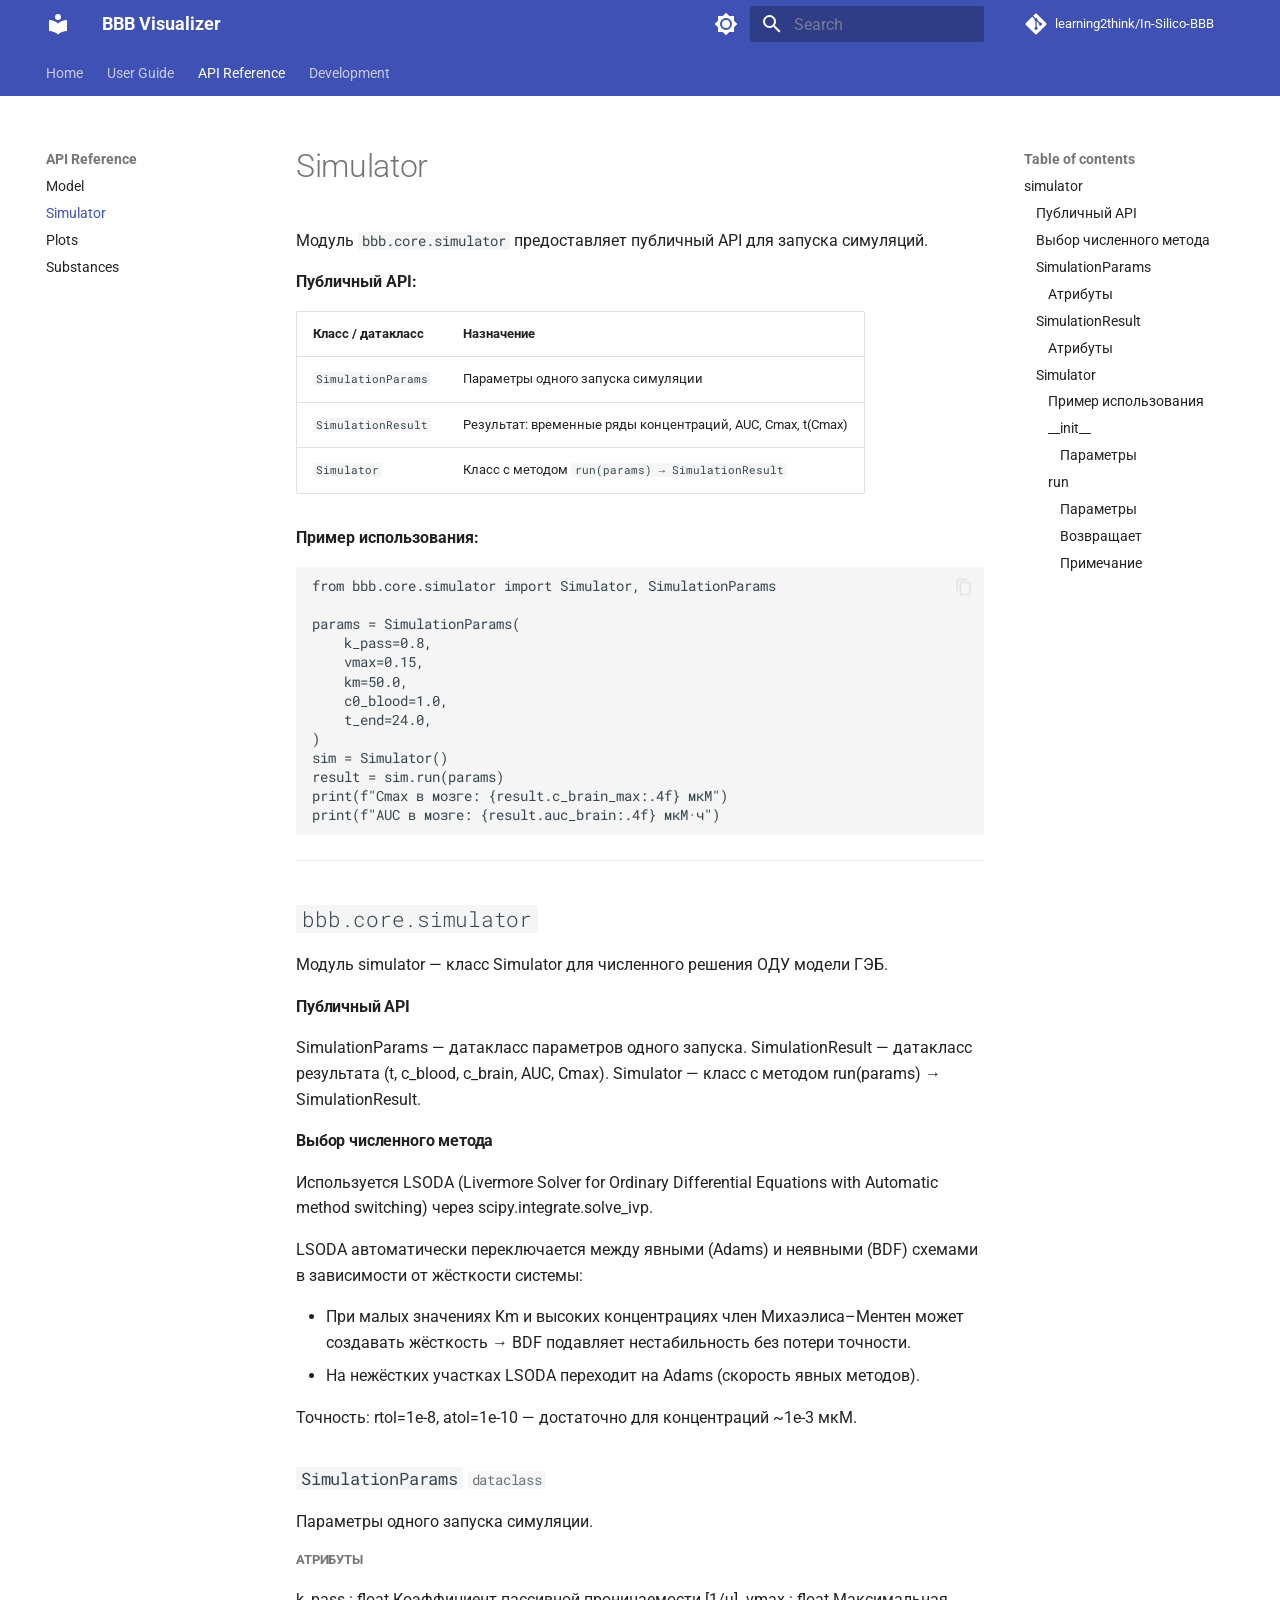
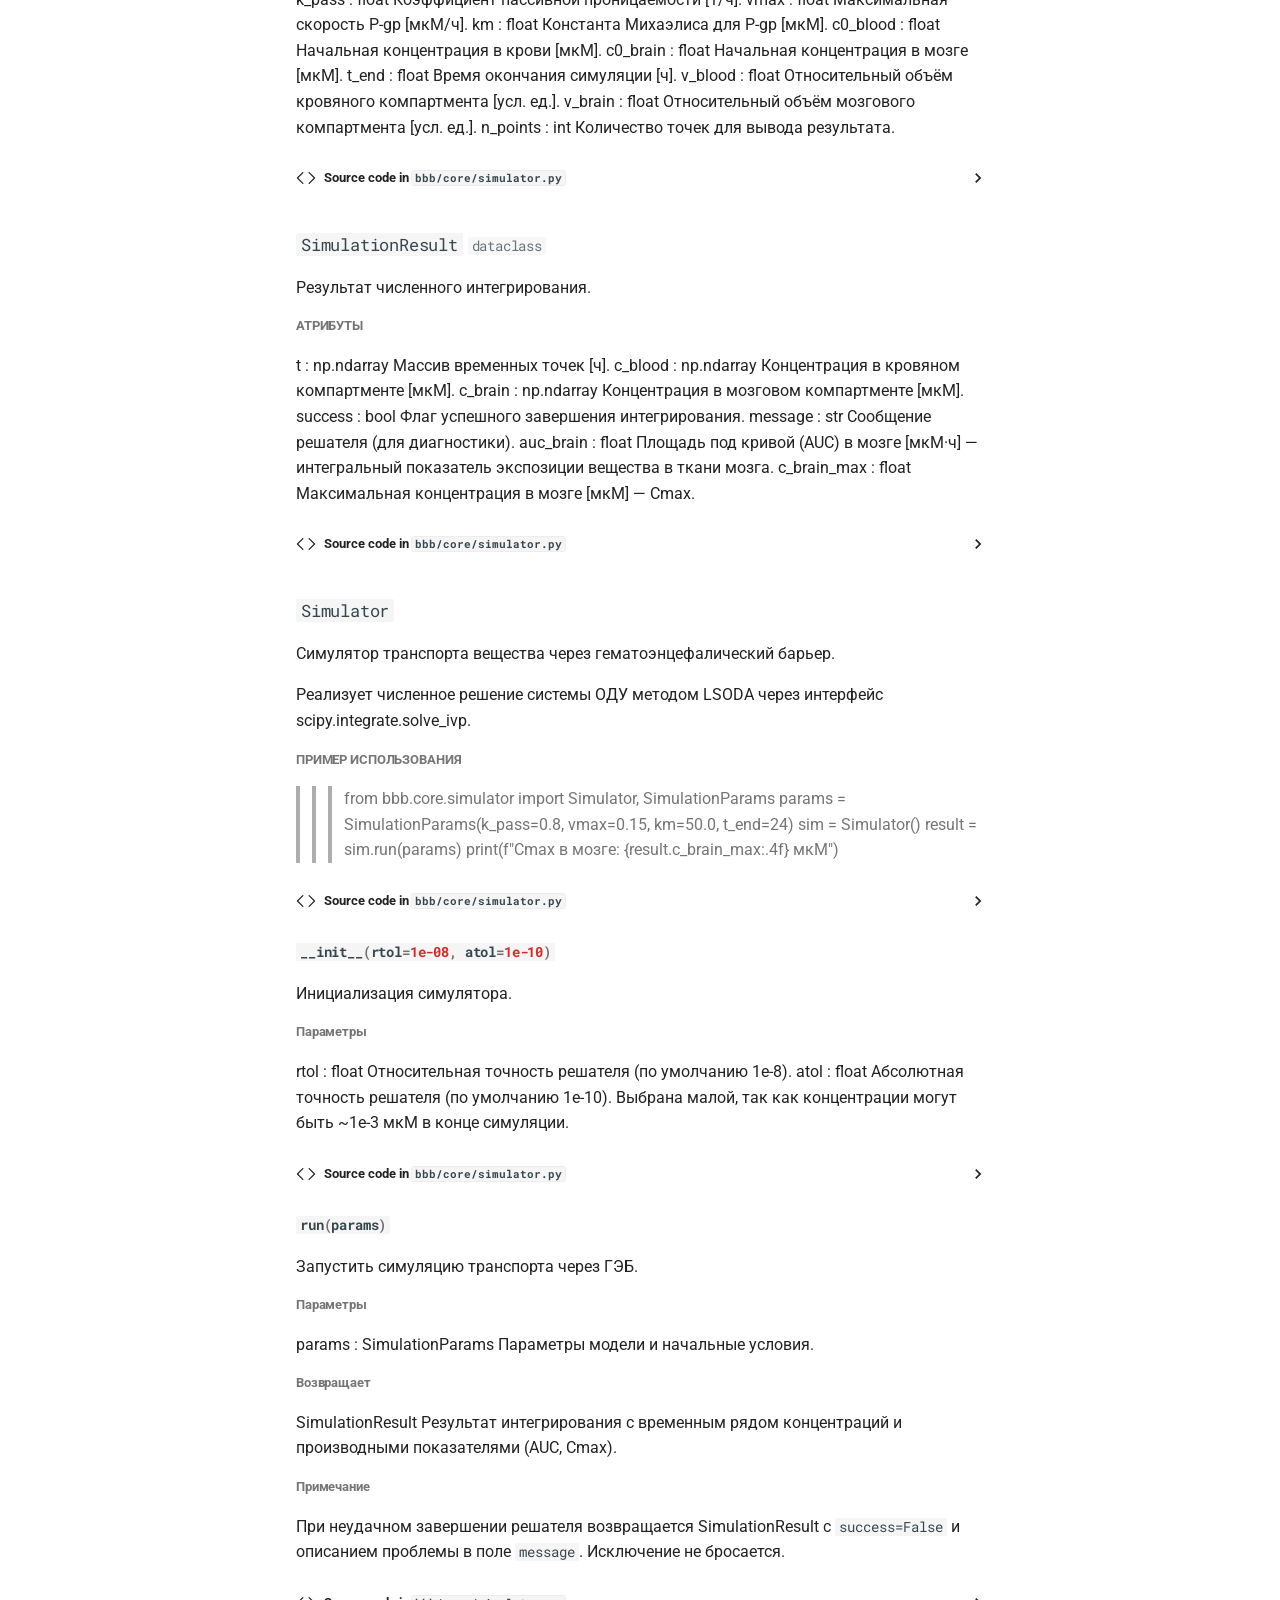
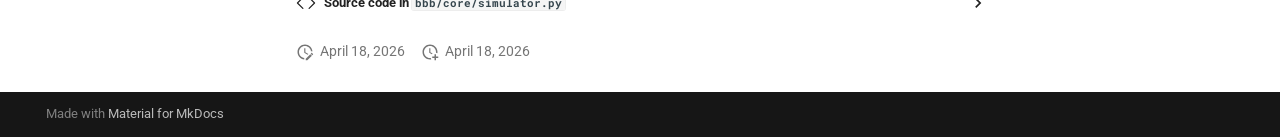
<file: api/simulator/index.html>
<!doctype html>
<html lang="en" class="no-js">
  <head>
    
      <meta charset="utf-8">
      <meta name="viewport" content="width=device-width,initial-scale=1">
      
        <meta name="description" content="Blood-Brain Barrier concentration visualizer — two-compartment mechanistic simulator">
      
      
      
        <link rel="canonical" href="https://learning2think.github.io/In-Silico-BBB/api/simulator/">
      
      
        <link rel="prev" href="../model/">
      
      
        <link rel="next" href="../plots/">
      
      
        
      
      
      <link rel="icon" href="../../assets/images/favicon.png">
      <meta name="generator" content="mkdocs-1.6.1, mkdocs-material-9.7.6">
    
    
      
        <title>Simulator - BBB Visualizer</title>
      
    
    
      <link rel="stylesheet" href="../../assets/stylesheets/main.484c7ddc.min.css">
      
        
        <link rel="stylesheet" href="../../assets/stylesheets/palette.ab4e12ef.min.css">
      
      


    
    
      
    
    
      
        
        
        <link rel="preconnect" href="https://fonts.gstatic.com" crossorigin>
        <link rel="stylesheet" href="https://fonts.googleapis.com/css?family=Roboto:300,300i,400,400i,700,700i%7CRoboto+Mono:400,400i,700,700i&display=fallback">
        <style>:root{--md-text-font:"Roboto";--md-code-font:"Roboto Mono"}</style>
      
    
    
      <link rel="stylesheet" href="../../assets/_mkdocstrings.css">
    
    <script>__md_scope=new URL("../..",location),__md_hash=e=>[...e].reduce(((e,_)=>(e<<5)-e+_.charCodeAt(0)),0),__md_get=(e,_=localStorage,t=__md_scope)=>JSON.parse(_.getItem(t.pathname+"."+e)),__md_set=(e,_,t=localStorage,a=__md_scope)=>{try{t.setItem(a.pathname+"."+e,JSON.stringify(_))}catch(e){}}</script>
    
      

    
    
  </head>
  
  
    
    
      
    
    
    
    
    <body dir="ltr" data-md-color-scheme="default" data-md-color-primary="indigo" data-md-color-accent="indigo">
  
    
    <input class="md-toggle" data-md-toggle="drawer" type="checkbox" id="__drawer" autocomplete="off">
    <input class="md-toggle" data-md-toggle="search" type="checkbox" id="__search" autocomplete="off">
    <label class="md-overlay" for="__drawer"></label>
    <div data-md-component="skip">
      
        
        <a href="#simulator" class="md-skip">
          Skip to content
        </a>
      
    </div>
    <div data-md-component="announce">
      
    </div>
    
    
      

<header class="md-header" data-md-component="header">
  <nav class="md-header__inner md-grid" aria-label="Header">
    <a href="../.." title="BBB Visualizer" class="md-header__button md-logo" aria-label="BBB Visualizer" data-md-component="logo">
      
  
  <svg xmlns="http://www.w3.org/2000/svg" viewBox="0 0 24 24"><path d="M12 8a3 3 0 0 0 3-3 3 3 0 0 0-3-3 3 3 0 0 0-3 3 3 3 0 0 0 3 3m0 3.54C9.64 9.35 6.5 8 3 8v11c3.5 0 6.64 1.35 9 3.54 2.36-2.19 5.5-3.54 9-3.54V8c-3.5 0-6.64 1.35-9 3.54"/></svg>

    </a>
    <label class="md-header__button md-icon" for="__drawer">
      
      <svg xmlns="http://www.w3.org/2000/svg" viewBox="0 0 24 24"><path d="M3 6h18v2H3zm0 5h18v2H3zm0 5h18v2H3z"/></svg>
    </label>
    <div class="md-header__title" data-md-component="header-title">
      <div class="md-header__ellipsis">
        <div class="md-header__topic">
          <span class="md-ellipsis">
            BBB Visualizer
          </span>
        </div>
        <div class="md-header__topic" data-md-component="header-topic">
          <span class="md-ellipsis">
            
              Simulator
            
          </span>
        </div>
      </div>
    </div>
    
      
        <form class="md-header__option" data-md-component="palette">
  
    
    
    
    <input class="md-option" data-md-color-media="" data-md-color-scheme="default" data-md-color-primary="indigo" data-md-color-accent="indigo"  aria-label="Switch to dark mode"  type="radio" name="__palette" id="__palette_0">
    
      <label class="md-header__button md-icon" title="Switch to dark mode" for="__palette_1" hidden>
        <svg xmlns="http://www.w3.org/2000/svg" viewBox="0 0 24 24"><path d="M12 8a4 4 0 0 0-4 4 4 4 0 0 0 4 4 4 4 0 0 0 4-4 4 4 0 0 0-4-4m0 10a6 6 0 0 1-6-6 6 6 0 0 1 6-6 6 6 0 0 1 6 6 6 6 0 0 1-6 6m8-9.31V4h-4.69L12 .69 8.69 4H4v4.69L.69 12 4 15.31V20h4.69L12 23.31 15.31 20H20v-4.69L23.31 12z"/></svg>
      </label>
    
  
    
    
    
    <input class="md-option" data-md-color-media="" data-md-color-scheme="slate" data-md-color-primary="indigo" data-md-color-accent="indigo"  aria-label="Switch to light mode"  type="radio" name="__palette" id="__palette_1">
    
      <label class="md-header__button md-icon" title="Switch to light mode" for="__palette_0" hidden>
        <svg xmlns="http://www.w3.org/2000/svg" viewBox="0 0 24 24"><path d="M12 18c-.89 0-1.74-.2-2.5-.55C11.56 16.5 13 14.42 13 12s-1.44-4.5-3.5-5.45C10.26 6.2 11.11 6 12 6a6 6 0 0 1 6 6 6 6 0 0 1-6 6m8-9.31V4h-4.69L12 .69 8.69 4H4v4.69L.69 12 4 15.31V20h4.69L12 23.31 15.31 20H20v-4.69L23.31 12z"/></svg>
      </label>
    
  
</form>
      
    
    
      <script>var palette=__md_get("__palette");if(palette&&palette.color){if("(prefers-color-scheme)"===palette.color.media){var media=matchMedia("(prefers-color-scheme: light)"),input=document.querySelector(media.matches?"[data-md-color-media='(prefers-color-scheme: light)']":"[data-md-color-media='(prefers-color-scheme: dark)']");palette.color.media=input.getAttribute("data-md-color-media"),palette.color.scheme=input.getAttribute("data-md-color-scheme"),palette.color.primary=input.getAttribute("data-md-color-primary"),palette.color.accent=input.getAttribute("data-md-color-accent")}for(var[key,value]of Object.entries(palette.color))document.body.setAttribute("data-md-color-"+key,value)}</script>
    
    
    
      
      
        <label class="md-header__button md-icon" for="__search">
          
          <svg xmlns="http://www.w3.org/2000/svg" viewBox="0 0 24 24"><path d="M9.5 3A6.5 6.5 0 0 1 16 9.5c0 1.61-.59 3.09-1.56 4.23l.27.27h.79l5 5-1.5 1.5-5-5v-.79l-.27-.27A6.52 6.52 0 0 1 9.5 16 6.5 6.5 0 0 1 3 9.5 6.5 6.5 0 0 1 9.5 3m0 2C7 5 5 7 5 9.5S7 14 9.5 14 14 12 14 9.5 12 5 9.5 5"/></svg>
        </label>
        <div class="md-search" data-md-component="search" role="dialog">
  <label class="md-search__overlay" for="__search"></label>
  <div class="md-search__inner" role="search">
    <form class="md-search__form" name="search">
      <input type="text" class="md-search__input" name="query" aria-label="Search" placeholder="Search" autocapitalize="off" autocorrect="off" autocomplete="off" spellcheck="false" data-md-component="search-query" required>
      <label class="md-search__icon md-icon" for="__search">
        
        <svg xmlns="http://www.w3.org/2000/svg" viewBox="0 0 24 24"><path d="M9.5 3A6.5 6.5 0 0 1 16 9.5c0 1.61-.59 3.09-1.56 4.23l.27.27h.79l5 5-1.5 1.5-5-5v-.79l-.27-.27A6.52 6.52 0 0 1 9.5 16 6.5 6.5 0 0 1 3 9.5 6.5 6.5 0 0 1 9.5 3m0 2C7 5 5 7 5 9.5S7 14 9.5 14 14 12 14 9.5 12 5 9.5 5"/></svg>
        
        <svg xmlns="http://www.w3.org/2000/svg" viewBox="0 0 24 24"><path d="M20 11v2H8l5.5 5.5-1.42 1.42L4.16 12l7.92-7.92L13.5 5.5 8 11z"/></svg>
      </label>
      <nav class="md-search__options" aria-label="Search">
        
        <button type="reset" class="md-search__icon md-icon" title="Clear" aria-label="Clear" tabindex="-1">
          
          <svg xmlns="http://www.w3.org/2000/svg" viewBox="0 0 24 24"><path d="M19 6.41 17.59 5 12 10.59 6.41 5 5 6.41 10.59 12 5 17.59 6.41 19 12 13.41 17.59 19 19 17.59 13.41 12z"/></svg>
        </button>
      </nav>
      
    </form>
    <div class="md-search__output">
      <div class="md-search__scrollwrap" tabindex="0" data-md-scrollfix>
        <div class="md-search-result" data-md-component="search-result">
          <div class="md-search-result__meta">
            Initializing search
          </div>
          <ol class="md-search-result__list" role="presentation"></ol>
        </div>
      </div>
    </div>
  </div>
</div>
      
    
    
      <div class="md-header__source">
        <a href="https://github.com/learning2think/In-Silico-BBB" title="Go to repository" class="md-source" data-md-component="source">
  <div class="md-source__icon md-icon">
    
    <svg xmlns="http://www.w3.org/2000/svg" viewBox="0 0 448 512"><!--! Font Awesome Free 7.1.0 by @fontawesome - https://fontawesome.com License - https://fontawesome.com/license/free (Icons: CC BY 4.0, Fonts: SIL OFL 1.1, Code: MIT License) Copyright 2025 Fonticons, Inc.--><path d="M439.6 236.1 244 40.5c-5.4-5.5-12.8-8.5-20.4-8.5s-15 3-20.4 8.4L162.5 81l51.5 51.5c27.1-9.1 52.7 16.8 43.4 43.7l49.7 49.7c34.2-11.8 61.2 31 35.5 56.7-26.5 26.5-70.2-2.9-56-37.3L240.3 199v121.9c25.3 12.5 22.3 41.8 9.1 55-6.4 6.4-15.2 10.1-24.3 10.1s-17.8-3.6-24.3-10.1c-17.6-17.6-11.1-46.9 11.2-56v-123c-20.8-8.5-24.6-30.7-18.6-45L142.6 101 8.5 235.1C3 240.6 0 247.9 0 255.5s3 15 8.5 20.4l195.6 195.7c5.4 5.4 12.7 8.4 20.4 8.4s15-3 20.4-8.4l194.7-194.7c5.4-5.4 8.4-12.8 8.4-20.4s-3-15-8.4-20.4"/></svg>
  </div>
  <div class="md-source__repository">
    learning2think/In-Silico-BBB
  </div>
</a>
      </div>
    
  </nav>
  
</header>
    
    <div class="md-container" data-md-component="container">
      
      
        
          
            
<nav class="md-tabs" aria-label="Tabs" data-md-component="tabs">
  <div class="md-grid">
    <ul class="md-tabs__list">
      
        
  
  
  
  
    <li class="md-tabs__item">
      <a href="../.." class="md-tabs__link">
        
  
  
    
  
  Home

      </a>
    </li>
  

      
        
  
  
  
  
    
    
      <li class="md-tabs__item">
        <a href="../../guide/quickstart/" class="md-tabs__link">
          
  
  
  User Guide

        </a>
      </li>
    
  

      
        
  
  
  
    
  
  
    
    
      <li class="md-tabs__item md-tabs__item--active">
        <a href="../model/" class="md-tabs__link">
          
  
  
  API Reference

        </a>
      </li>
    
  

      
        
  
  
  
  
    
    
      <li class="md-tabs__item">
        <a href="../../dev/contributing/" class="md-tabs__link">
          
  
  
  Development

        </a>
      </li>
    
  

      
    </ul>
  </div>
</nav>
          
        
      
      <main class="md-main" data-md-component="main">
        <div class="md-main__inner md-grid">
          
            
              
              <div class="md-sidebar md-sidebar--primary" data-md-component="sidebar" data-md-type="navigation" >
                <div class="md-sidebar__scrollwrap">
                  <div class="md-sidebar__inner">
                    


  


<nav class="md-nav md-nav--primary md-nav--lifted" aria-label="Navigation" data-md-level="0">
  <label class="md-nav__title" for="__drawer">
    <a href="../.." title="BBB Visualizer" class="md-nav__button md-logo" aria-label="BBB Visualizer" data-md-component="logo">
      
  
  <svg xmlns="http://www.w3.org/2000/svg" viewBox="0 0 24 24"><path d="M12 8a3 3 0 0 0 3-3 3 3 0 0 0-3-3 3 3 0 0 0-3 3 3 3 0 0 0 3 3m0 3.54C9.64 9.35 6.5 8 3 8v11c3.5 0 6.64 1.35 9 3.54 2.36-2.19 5.5-3.54 9-3.54V8c-3.5 0-6.64 1.35-9 3.54"/></svg>

    </a>
    BBB Visualizer
  </label>
  
    <div class="md-nav__source">
      <a href="https://github.com/learning2think/In-Silico-BBB" title="Go to repository" class="md-source" data-md-component="source">
  <div class="md-source__icon md-icon">
    
    <svg xmlns="http://www.w3.org/2000/svg" viewBox="0 0 448 512"><!--! Font Awesome Free 7.1.0 by @fontawesome - https://fontawesome.com License - https://fontawesome.com/license/free (Icons: CC BY 4.0, Fonts: SIL OFL 1.1, Code: MIT License) Copyright 2025 Fonticons, Inc.--><path d="M439.6 236.1 244 40.5c-5.4-5.5-12.8-8.5-20.4-8.5s-15 3-20.4 8.4L162.5 81l51.5 51.5c27.1-9.1 52.7 16.8 43.4 43.7l49.7 49.7c34.2-11.8 61.2 31 35.5 56.7-26.5 26.5-70.2-2.9-56-37.3L240.3 199v121.9c25.3 12.5 22.3 41.8 9.1 55-6.4 6.4-15.2 10.1-24.3 10.1s-17.8-3.6-24.3-10.1c-17.6-17.6-11.1-46.9 11.2-56v-123c-20.8-8.5-24.6-30.7-18.6-45L142.6 101 8.5 235.1C3 240.6 0 247.9 0 255.5s3 15 8.5 20.4l195.6 195.7c5.4 5.4 12.7 8.4 20.4 8.4s15-3 20.4-8.4l194.7-194.7c5.4-5.4 8.4-12.8 8.4-20.4s-3-15-8.4-20.4"/></svg>
  </div>
  <div class="md-source__repository">
    learning2think/In-Silico-BBB
  </div>
</a>
    </div>
  
  <ul class="md-nav__list" data-md-scrollfix>
    
      
      
  
  
  
  
    <li class="md-nav__item">
      <a href="../.." class="md-nav__link">
        
  
  
  <span class="md-ellipsis">
    
  
    Home
  

    
  </span>
  
  

      </a>
    </li>
  

    
      
      
  
  
  
  
    
    
    
    
      
      
        
      
    
    
    <li class="md-nav__item md-nav__item--nested">
      
        
        
        <input class="md-nav__toggle md-toggle " type="checkbox" id="__nav_2" >
        
          
          <label class="md-nav__link" for="__nav_2" id="__nav_2_label" tabindex="0">
            
  
  
  <span class="md-ellipsis">
    
  
    User Guide
  

    
  </span>
  
  

            <span class="md-nav__icon md-icon"></span>
          </label>
        
        <nav class="md-nav" data-md-level="1" aria-labelledby="__nav_2_label" aria-expanded="false">
          <label class="md-nav__title" for="__nav_2">
            <span class="md-nav__icon md-icon"></span>
            
  
    User Guide
  

          </label>
          <ul class="md-nav__list" data-md-scrollfix>
            
              
                
  
  
  
  
    <li class="md-nav__item">
      <a href="../../guide/quickstart/" class="md-nav__link">
        
  
  
  <span class="md-ellipsis">
    
  
    Quickstart
  

    
  </span>
  
  

      </a>
    </li>
  

              
            
              
                
  
  
  
  
    <li class="md-nav__item">
      <a href="../../guide/parameters/" class="md-nav__link">
        
  
  
  <span class="md-ellipsis">
    
  
    Parameters
  

    
  </span>
  
  

      </a>
    </li>
  

              
            
              
                
  
  
  
  
    <li class="md-nav__item">
      <a href="../../guide/charts/" class="md-nav__link">
        
  
  
  <span class="md-ellipsis">
    
  
    Interpreting Charts
  

    
  </span>
  
  

      </a>
    </li>
  

              
            
          </ul>
        </nav>
      
    </li>
  

    
      
      
  
  
    
  
  
  
    
    
    
    
      
        
        
      
      
        
      
    
    
    <li class="md-nav__item md-nav__item--active md-nav__item--section md-nav__item--nested">
      
        
        
        <input class="md-nav__toggle md-toggle " type="checkbox" id="__nav_3" checked>
        
          
          <label class="md-nav__link" for="__nav_3" id="__nav_3_label" tabindex="">
            
  
  
  <span class="md-ellipsis">
    
  
    API Reference
  

    
  </span>
  
  

            <span class="md-nav__icon md-icon"></span>
          </label>
        
        <nav class="md-nav" data-md-level="1" aria-labelledby="__nav_3_label" aria-expanded="true">
          <label class="md-nav__title" for="__nav_3">
            <span class="md-nav__icon md-icon"></span>
            
  
    API Reference
  

          </label>
          <ul class="md-nav__list" data-md-scrollfix>
            
              
                
  
  
  
  
    <li class="md-nav__item">
      <a href="../model/" class="md-nav__link">
        
  
  
  <span class="md-ellipsis">
    
  
    Model
  

    
  </span>
  
  

      </a>
    </li>
  

              
            
              
                
  
  
    
  
  
  
    <li class="md-nav__item md-nav__item--active">
      
      <input class="md-nav__toggle md-toggle" type="checkbox" id="__toc">
      
      
        
      
      
        <label class="md-nav__link md-nav__link--active" for="__toc">
          
  
  
  <span class="md-ellipsis">
    
  
    Simulator
  

    
  </span>
  
  

          <span class="md-nav__icon md-icon"></span>
        </label>
      
      <a href="./" class="md-nav__link md-nav__link--active">
        
  
  
  <span class="md-ellipsis">
    
  
    Simulator
  

    
  </span>
  
  

      </a>
      
        

<nav class="md-nav md-nav--secondary" aria-label="Table of contents">
  
  
  
    
  
  
    <label class="md-nav__title" for="__toc">
      <span class="md-nav__icon md-icon"></span>
      Table of contents
    </label>
    <ul class="md-nav__list" data-md-component="toc" data-md-scrollfix>
      
        <li class="md-nav__item">
  <a href="#bbb.core.simulator" class="md-nav__link">
    <span class="md-ellipsis">
      
        simulator
      
    </span>
  </a>
  
    <nav class="md-nav" aria-label="simulator">
      <ul class="md-nav__list">
        
          <li class="md-nav__item">
  <a href="#bbb.core.simulator--api" class="md-nav__link">
    <span class="md-ellipsis">
      
        Публичный API
      
    </span>
  </a>
  
</li>
        
          <li class="md-nav__item">
  <a href="#bbb.core.simulator--_1" class="md-nav__link">
    <span class="md-ellipsis">
      
        Выбор численного метода
      
    </span>
  </a>
  
</li>
        
          <li class="md-nav__item">
  <a href="#bbb.core.simulator.SimulationParams" class="md-nav__link">
    <span class="md-ellipsis">
      
        SimulationParams
      
    </span>
  </a>
  
    <nav class="md-nav" aria-label="SimulationParams">
      <ul class="md-nav__list">
        
          <li class="md-nav__item">
  <a href="#bbb.core.simulator.SimulationParams--_1" class="md-nav__link">
    <span class="md-ellipsis">
      
        Атрибуты
      
    </span>
  </a>
  
</li>
        
      </ul>
    </nav>
  
</li>
        
          <li class="md-nav__item">
  <a href="#bbb.core.simulator.SimulationResult" class="md-nav__link">
    <span class="md-ellipsis">
      
        SimulationResult
      
    </span>
  </a>
  
    <nav class="md-nav" aria-label="SimulationResult">
      <ul class="md-nav__list">
        
          <li class="md-nav__item">
  <a href="#bbb.core.simulator.SimulationResult--_1" class="md-nav__link">
    <span class="md-ellipsis">
      
        Атрибуты
      
    </span>
  </a>
  
</li>
        
      </ul>
    </nav>
  
</li>
        
          <li class="md-nav__item">
  <a href="#bbb.core.simulator.Simulator" class="md-nav__link">
    <span class="md-ellipsis">
      
        Simulator
      
    </span>
  </a>
  
    <nav class="md-nav" aria-label="Simulator">
      <ul class="md-nav__list">
        
          <li class="md-nav__item">
  <a href="#bbb.core.simulator.Simulator--_1" class="md-nav__link">
    <span class="md-ellipsis">
      
        Пример использования
      
    </span>
  </a>
  
</li>
        
          <li class="md-nav__item">
  <a href="#bbb.core.simulator.Simulator.__init__" class="md-nav__link">
    <span class="md-ellipsis">
      
        __init__
      
    </span>
  </a>
  
    <nav class="md-nav" aria-label="__init__">
      <ul class="md-nav__list">
        
          <li class="md-nav__item">
  <a href="#bbb.core.simulator.Simulator.__init__--_1" class="md-nav__link">
    <span class="md-ellipsis">
      
        Параметры
      
    </span>
  </a>
  
</li>
        
      </ul>
    </nav>
  
</li>
        
          <li class="md-nav__item">
  <a href="#bbb.core.simulator.Simulator.run" class="md-nav__link">
    <span class="md-ellipsis">
      
        run
      
    </span>
  </a>
  
    <nav class="md-nav" aria-label="run">
      <ul class="md-nav__list">
        
          <li class="md-nav__item">
  <a href="#bbb.core.simulator.Simulator.run--_1" class="md-nav__link">
    <span class="md-ellipsis">
      
        Параметры
      
    </span>
  </a>
  
</li>
        
          <li class="md-nav__item">
  <a href="#bbb.core.simulator.Simulator.run--_2" class="md-nav__link">
    <span class="md-ellipsis">
      
        Возвращает
      
    </span>
  </a>
  
</li>
        
          <li class="md-nav__item">
  <a href="#bbb.core.simulator.Simulator.run--_3" class="md-nav__link">
    <span class="md-ellipsis">
      
        Примечание
      
    </span>
  </a>
  
</li>
        
      </ul>
    </nav>
  
</li>
        
      </ul>
    </nav>
  
</li>
        
      </ul>
    </nav>
  
</li>
      
    </ul>
  
</nav>
      
    </li>
  

              
            
              
                
  
  
  
  
    <li class="md-nav__item">
      <a href="../plots/" class="md-nav__link">
        
  
  
  <span class="md-ellipsis">
    
  
    Plots
  

    
  </span>
  
  

      </a>
    </li>
  

              
            
              
                
  
  
  
  
    <li class="md-nav__item">
      <a href="../substances/" class="md-nav__link">
        
  
  
  <span class="md-ellipsis">
    
  
    Substances
  

    
  </span>
  
  

      </a>
    </li>
  

              
            
          </ul>
        </nav>
      
    </li>
  

    
      
      
  
  
  
  
    
    
    
    
      
      
        
      
    
    
    <li class="md-nav__item md-nav__item--nested">
      
        
        
        <input class="md-nav__toggle md-toggle " type="checkbox" id="__nav_4" >
        
          
          <label class="md-nav__link" for="__nav_4" id="__nav_4_label" tabindex="0">
            
  
  
  <span class="md-ellipsis">
    
  
    Development
  

    
  </span>
  
  

            <span class="md-nav__icon md-icon"></span>
          </label>
        
        <nav class="md-nav" data-md-level="1" aria-labelledby="__nav_4_label" aria-expanded="false">
          <label class="md-nav__title" for="__nav_4">
            <span class="md-nav__icon md-icon"></span>
            
  
    Development
  

          </label>
          <ul class="md-nav__list" data-md-scrollfix>
            
              
                
  
  
  
  
    <li class="md-nav__item">
      <a href="../../dev/contributing/" class="md-nav__link">
        
  
  
  <span class="md-ellipsis">
    
  
    Contributing
  

    
  </span>
  
  

      </a>
    </li>
  

              
            
              
                
  
  
  
  
    <li class="md-nav__item">
      <a href="../../dev/changelog/" class="md-nav__link">
        
  
  
  <span class="md-ellipsis">
    
  
    Changelog
  

    
  </span>
  
  

      </a>
    </li>
  

              
            
          </ul>
        </nav>
      
    </li>
  

    
  </ul>
</nav>
                  </div>
                </div>
              </div>
            
            
              
              <div class="md-sidebar md-sidebar--secondary" data-md-component="sidebar" data-md-type="toc" >
                <div class="md-sidebar__scrollwrap">
                  <div class="md-sidebar__inner">
                    

<nav class="md-nav md-nav--secondary" aria-label="Table of contents">
  
  
  
    
  
  
    <label class="md-nav__title" for="__toc">
      <span class="md-nav__icon md-icon"></span>
      Table of contents
    </label>
    <ul class="md-nav__list" data-md-component="toc" data-md-scrollfix>
      
        <li class="md-nav__item">
  <a href="#bbb.core.simulator" class="md-nav__link">
    <span class="md-ellipsis">
      
        simulator
      
    </span>
  </a>
  
    <nav class="md-nav" aria-label="simulator">
      <ul class="md-nav__list">
        
          <li class="md-nav__item">
  <a href="#bbb.core.simulator--api" class="md-nav__link">
    <span class="md-ellipsis">
      
        Публичный API
      
    </span>
  </a>
  
</li>
        
          <li class="md-nav__item">
  <a href="#bbb.core.simulator--_1" class="md-nav__link">
    <span class="md-ellipsis">
      
        Выбор численного метода
      
    </span>
  </a>
  
</li>
        
          <li class="md-nav__item">
  <a href="#bbb.core.simulator.SimulationParams" class="md-nav__link">
    <span class="md-ellipsis">
      
        SimulationParams
      
    </span>
  </a>
  
    <nav class="md-nav" aria-label="SimulationParams">
      <ul class="md-nav__list">
        
          <li class="md-nav__item">
  <a href="#bbb.core.simulator.SimulationParams--_1" class="md-nav__link">
    <span class="md-ellipsis">
      
        Атрибуты
      
    </span>
  </a>
  
</li>
        
      </ul>
    </nav>
  
</li>
        
          <li class="md-nav__item">
  <a href="#bbb.core.simulator.SimulationResult" class="md-nav__link">
    <span class="md-ellipsis">
      
        SimulationResult
      
    </span>
  </a>
  
    <nav class="md-nav" aria-label="SimulationResult">
      <ul class="md-nav__list">
        
          <li class="md-nav__item">
  <a href="#bbb.core.simulator.SimulationResult--_1" class="md-nav__link">
    <span class="md-ellipsis">
      
        Атрибуты
      
    </span>
  </a>
  
</li>
        
      </ul>
    </nav>
  
</li>
        
          <li class="md-nav__item">
  <a href="#bbb.core.simulator.Simulator" class="md-nav__link">
    <span class="md-ellipsis">
      
        Simulator
      
    </span>
  </a>
  
    <nav class="md-nav" aria-label="Simulator">
      <ul class="md-nav__list">
        
          <li class="md-nav__item">
  <a href="#bbb.core.simulator.Simulator--_1" class="md-nav__link">
    <span class="md-ellipsis">
      
        Пример использования
      
    </span>
  </a>
  
</li>
        
          <li class="md-nav__item">
  <a href="#bbb.core.simulator.Simulator.__init__" class="md-nav__link">
    <span class="md-ellipsis">
      
        __init__
      
    </span>
  </a>
  
    <nav class="md-nav" aria-label="__init__">
      <ul class="md-nav__list">
        
          <li class="md-nav__item">
  <a href="#bbb.core.simulator.Simulator.__init__--_1" class="md-nav__link">
    <span class="md-ellipsis">
      
        Параметры
      
    </span>
  </a>
  
</li>
        
      </ul>
    </nav>
  
</li>
        
          <li class="md-nav__item">
  <a href="#bbb.core.simulator.Simulator.run" class="md-nav__link">
    <span class="md-ellipsis">
      
        run
      
    </span>
  </a>
  
    <nav class="md-nav" aria-label="run">
      <ul class="md-nav__list">
        
          <li class="md-nav__item">
  <a href="#bbb.core.simulator.Simulator.run--_1" class="md-nav__link">
    <span class="md-ellipsis">
      
        Параметры
      
    </span>
  </a>
  
</li>
        
          <li class="md-nav__item">
  <a href="#bbb.core.simulator.Simulator.run--_2" class="md-nav__link">
    <span class="md-ellipsis">
      
        Возвращает
      
    </span>
  </a>
  
</li>
        
          <li class="md-nav__item">
  <a href="#bbb.core.simulator.Simulator.run--_3" class="md-nav__link">
    <span class="md-ellipsis">
      
        Примечание
      
    </span>
  </a>
  
</li>
        
      </ul>
    </nav>
  
</li>
        
      </ul>
    </nav>
  
</li>
        
      </ul>
    </nav>
  
</li>
      
    </ul>
  
</nav>
                  </div>
                </div>
              </div>
            
          
          
            <div class="md-content" data-md-component="content">
              
              <article class="md-content__inner md-typeset">
                
                  


  
  


<h1 id="simulator">Simulator</h1>
<p>Модуль <code>bbb.core.simulator</code> предоставляет публичный API для запуска симуляций.</p>
<p><strong>Публичный API:</strong></p>
<table>
<thead>
<tr>
<th>Класс / датакласс</th>
<th>Назначение</th>
</tr>
</thead>
<tbody>
<tr>
<td><code>SimulationParams</code></td>
<td>Параметры одного запуска симуляции</td>
</tr>
<tr>
<td><code>SimulationResult</code></td>
<td>Результат: временные ряды концентраций, AUC, Cmax, t(Cmax)</td>
</tr>
<tr>
<td><code>Simulator</code></td>
<td>Класс с методом <code>run(params) → SimulationResult</code></td>
</tr>
</tbody>
</table>
<p><strong>Пример использования:</strong></p>
<pre><code class="language-python">from bbb.core.simulator import Simulator, SimulationParams

params = SimulationParams(
    k_pass=0.8,
    vmax=0.15,
    km=50.0,
    c0_blood=1.0,
    t_end=24.0,
)
sim = Simulator()
result = sim.run(params)
print(f&quot;Cmax в мозге: {result.c_brain_max:.4f} мкМ&quot;)
print(f&quot;AUC в мозге: {result.auc_brain:.4f} мкМ·ч&quot;)
</code></pre>
<hr />


<div class="doc doc-object doc-module">



<h2 id="bbb.core.simulator" class="doc doc-heading">
            <code>bbb.core.simulator</code>


</h2>

    <div class="doc doc-contents first">

        <p>Модуль simulator — класс Simulator для численного решения ОДУ модели ГЭБ.</p>
<h4 id="bbb.core.simulator--api">Публичный API</h4>
<p>SimulationParams  — датакласс параметров одного запуска.
  SimulationResult  — датакласс результата (t, c_blood, c_brain, AUC, Cmax).
  Simulator         — класс с методом run(params) → SimulationResult.</p>
<h4 id="bbb.core.simulator--_1">Выбор численного метода</h4>
<p>Используется LSODA (Livermore Solver for Ordinary Differential Equations
with Automatic method switching) через scipy.integrate.solve_ivp.</p>
<p>LSODA автоматически переключается между явными (Adams) и неявными (BDF)
схемами в зависимости от жёсткости системы:</p>
<ul>
<li>При малых значениях Km и высоких концентрациях член Михаэлиса–Ментен
    может создавать жёсткость → BDF подавляет нестабильность без потери
    точности.</li>
<li>На нежёстких участках LSODA переходит на Adams (скорость явных методов).</li>
</ul>
<p>Точность: rtol=1e-8, atol=1e-10 — достаточно для концентраций ~1e-3 мкМ.</p>










<div class="doc doc-children">









<div class="doc doc-object doc-class">



<h3 id="bbb.core.simulator.SimulationParams" class="doc doc-heading">
            <code>SimulationParams</code>


  <span class="doc doc-labels">
      <small class="doc doc-label doc-label-dataclass"><code>dataclass</code></small>
  </span>

</h3>


    <div class="doc doc-contents ">



        <p>Параметры одного запуска симуляции.</p>
<h5 id="bbb.core.simulator.SimulationParams--_1">Атрибуты</h5>
<p>k_pass : float
    Коэффициент пассивной проницаемости [1/ч].
vmax : float
    Максимальная скорость P-gp [мкМ/ч].
km : float
    Константа Михаэлиса для P-gp [мкМ].
c0_blood : float
    Начальная концентрация в крови [мкМ].
c0_brain : float
    Начальная концентрация в мозге [мкМ].
t_end : float
    Время окончания симуляции [ч].
v_blood : float
    Относительный объём кровяного компартмента [усл. ед.].
v_brain : float
    Относительный объём мозгового компартмента [усл. ед.].
n_points : int
    Количество точек для вывода результата.</p>








              <details class="mkdocstrings-source">
                <summary>Source code in <code>bbb/core/simulator.py</code></summary>
                <div class="highlight"><table class="highlighttable"><tr><td class="linenos"><div class="linenodiv"><pre><span></span><span class="normal">34</span>
<span class="normal">35</span>
<span class="normal">36</span>
<span class="normal">37</span>
<span class="normal">38</span>
<span class="normal">39</span>
<span class="normal">40</span>
<span class="normal">41</span>
<span class="normal">42</span>
<span class="normal">43</span>
<span class="normal">44</span>
<span class="normal">45</span>
<span class="normal">46</span>
<span class="normal">47</span>
<span class="normal">48</span>
<span class="normal">49</span>
<span class="normal">50</span>
<span class="normal">51</span>
<span class="normal">52</span>
<span class="normal">53</span>
<span class="normal">54</span>
<span class="normal">55</span>
<span class="normal">56</span>
<span class="normal">57</span>
<span class="normal">58</span>
<span class="normal">59</span>
<span class="normal">60</span>
<span class="normal">61</span>
<span class="normal">62</span>
<span class="normal">63</span>
<span class="normal">64</span>
<span class="normal">65</span>
<span class="normal">66</span>
<span class="normal">67</span>
<span class="normal">68</span>
<span class="normal">69</span>
<span class="normal">70</span></pre></div></td><td class="code"><div><pre><span></span><code><span class="nd">@dataclass</span>
<span class="k">class</span><span class="w"> </span><span class="nc">SimulationParams</span><span class="p">:</span>
<span class="w">    </span><span class="sd">&quot;&quot;&quot;</span>
<span class="sd">    Параметры одного запуска симуляции.</span>

<span class="sd">    Атрибуты</span>
<span class="sd">    --------</span>
<span class="sd">    k_pass : float</span>
<span class="sd">        Коэффициент пассивной проницаемости [1/ч].</span>
<span class="sd">    vmax : float</span>
<span class="sd">        Максимальная скорость P-gp [мкМ/ч].</span>
<span class="sd">    km : float</span>
<span class="sd">        Константа Михаэлиса для P-gp [мкМ].</span>
<span class="sd">    c0_blood : float</span>
<span class="sd">        Начальная концентрация в крови [мкМ].</span>
<span class="sd">    c0_brain : float</span>
<span class="sd">        Начальная концентрация в мозге [мкМ].</span>
<span class="sd">    t_end : float</span>
<span class="sd">        Время окончания симуляции [ч].</span>
<span class="sd">    v_blood : float</span>
<span class="sd">        Относительный объём кровяного компартмента [усл. ед.].</span>
<span class="sd">    v_brain : float</span>
<span class="sd">        Относительный объём мозгового компартмента [усл. ед.].</span>
<span class="sd">    n_points : int</span>
<span class="sd">        Количество точек для вывода результата.</span>
<span class="sd">    &quot;&quot;&quot;</span>

    <span class="n">k_pass</span><span class="p">:</span> <span class="nb">float</span> <span class="o">=</span> <span class="mf">0.5</span>
    <span class="n">vmax</span><span class="p">:</span> <span class="nb">float</span> <span class="o">=</span> <span class="mf">1.0</span>
    <span class="n">km</span><span class="p">:</span> <span class="nb">float</span> <span class="o">=</span> <span class="mf">10.0</span>
    <span class="n">c0_blood</span><span class="p">:</span> <span class="nb">float</span> <span class="o">=</span> <span class="mf">1.0</span>
    <span class="n">c0_brain</span><span class="p">:</span> <span class="nb">float</span> <span class="o">=</span> <span class="mf">0.0</span>
    <span class="n">t_end</span><span class="p">:</span> <span class="nb">float</span> <span class="o">=</span> <span class="mf">24.0</span>
    <span class="n">v_blood</span><span class="p">:</span> <span class="nb">float</span> <span class="o">=</span> <span class="mf">1.0</span>
    <span class="n">v_brain</span><span class="p">:</span> <span class="nb">float</span> <span class="o">=</span> <span class="mf">0.3</span>
    <span class="n">n_points</span><span class="p">:</span> <span class="nb">int</span> <span class="o">=</span> <span class="mi">500</span>
    <span class="n">k_elim</span><span class="p">:</span> <span class="nb">float</span> <span class="o">=</span> <span class="mf">0.0</span>  <span class="c1"># системный клиренс из крови [1/ч]; 0 = in vitro</span>
</code></pre></div></td></tr></table></div>
              </details>



<div class="doc doc-children">












  </div>

    </div>

</div>

<div class="doc doc-object doc-class">



<h3 id="bbb.core.simulator.SimulationResult" class="doc doc-heading">
            <code>SimulationResult</code>


  <span class="doc doc-labels">
      <small class="doc doc-label doc-label-dataclass"><code>dataclass</code></small>
  </span>

</h3>


    <div class="doc doc-contents ">



        <p>Результат численного интегрирования.</p>
<h5 id="bbb.core.simulator.SimulationResult--_1">Атрибуты</h5>
<p>t : np.ndarray
    Массив временных точек [ч].
c_blood : np.ndarray
    Концентрация в кровяном компартменте [мкМ].
c_brain : np.ndarray
    Концентрация в мозговом компартменте [мкМ].
success : bool
    Флаг успешного завершения интегрирования.
message : str
    Сообщение решателя (для диагностики).
auc_brain : float
    Площадь под кривой (AUC) в мозге [мкМ·ч] — интегральный показатель
    экспозиции вещества в ткани мозга.
c_brain_max : float
    Максимальная концентрация в мозге [мкМ] — Cmax.</p>








              <details class="mkdocstrings-source">
                <summary>Source code in <code>bbb/core/simulator.py</code></summary>
                <div class="highlight"><table class="highlighttable"><tr><td class="linenos"><div class="linenodiv"><pre><span></span><span class="normal"> 73</span>
<span class="normal"> 74</span>
<span class="normal"> 75</span>
<span class="normal"> 76</span>
<span class="normal"> 77</span>
<span class="normal"> 78</span>
<span class="normal"> 79</span>
<span class="normal"> 80</span>
<span class="normal"> 81</span>
<span class="normal"> 82</span>
<span class="normal"> 83</span>
<span class="normal"> 84</span>
<span class="normal"> 85</span>
<span class="normal"> 86</span>
<span class="normal"> 87</span>
<span class="normal"> 88</span>
<span class="normal"> 89</span>
<span class="normal"> 90</span>
<span class="normal"> 91</span>
<span class="normal"> 92</span>
<span class="normal"> 93</span>
<span class="normal"> 94</span>
<span class="normal"> 95</span>
<span class="normal"> 96</span>
<span class="normal"> 97</span>
<span class="normal"> 98</span>
<span class="normal"> 99</span>
<span class="normal">100</span>
<span class="normal">101</span>
<span class="normal">102</span>
<span class="normal">103</span>
<span class="normal">104</span></pre></div></td><td class="code"><div><pre><span></span><code><span class="nd">@dataclass</span>
<span class="k">class</span><span class="w"> </span><span class="nc">SimulationResult</span><span class="p">:</span>
<span class="w">    </span><span class="sd">&quot;&quot;&quot;</span>
<span class="sd">    Результат численного интегрирования.</span>

<span class="sd">    Атрибуты</span>
<span class="sd">    --------</span>
<span class="sd">    t : np.ndarray</span>
<span class="sd">        Массив временных точек [ч].</span>
<span class="sd">    c_blood : np.ndarray</span>
<span class="sd">        Концентрация в кровяном компартменте [мкМ].</span>
<span class="sd">    c_brain : np.ndarray</span>
<span class="sd">        Концентрация в мозговом компартменте [мкМ].</span>
<span class="sd">    success : bool</span>
<span class="sd">        Флаг успешного завершения интегрирования.</span>
<span class="sd">    message : str</span>
<span class="sd">        Сообщение решателя (для диагностики).</span>
<span class="sd">    auc_brain : float</span>
<span class="sd">        Площадь под кривой (AUC) в мозге [мкМ·ч] — интегральный показатель</span>
<span class="sd">        экспозиции вещества в ткани мозга.</span>
<span class="sd">    c_brain_max : float</span>
<span class="sd">        Максимальная концентрация в мозге [мкМ] — Cmax.</span>
<span class="sd">    &quot;&quot;&quot;</span>

    <span class="n">t</span><span class="p">:</span> <span class="n">np</span><span class="o">.</span><span class="n">ndarray</span>
    <span class="n">c_blood</span><span class="p">:</span> <span class="n">np</span><span class="o">.</span><span class="n">ndarray</span>
    <span class="n">c_brain</span><span class="p">:</span> <span class="n">np</span><span class="o">.</span><span class="n">ndarray</span>
    <span class="n">success</span><span class="p">:</span> <span class="nb">bool</span>
    <span class="n">message</span><span class="p">:</span> <span class="nb">str</span>
    <span class="n">auc_brain</span><span class="p">:</span> <span class="nb">float</span>
    <span class="n">c_brain_max</span><span class="p">:</span> <span class="nb">float</span>
    <span class="n">t_brain_max</span><span class="p">:</span> <span class="nb">float</span>  <span class="c1"># время достижения Cmax в мозге [ч]</span>
</code></pre></div></td></tr></table></div>
              </details>



<div class="doc doc-children">












  </div>

    </div>

</div>

<div class="doc doc-object doc-class">



<h3 id="bbb.core.simulator.Simulator" class="doc doc-heading">
            <code>Simulator</code>


</h3>


    <div class="doc doc-contents ">



        <p>Симулятор транспорта вещества через гематоэнцефалический барьер.</p>
<p>Реализует численное решение системы ОДУ методом LSODA через
интерфейс scipy.integrate.solve_ivp.</p>
<h5 id="bbb.core.simulator.Simulator--_1">Пример использования</h5>
<blockquote>
<blockquote>
<blockquote>
<p>from bbb.core.simulator import Simulator, SimulationParams
params = SimulationParams(k_pass=0.8, vmax=0.15, km=50.0, t_end=24)
sim = Simulator()
result = sim.run(params)
print(f"Cmax в мозге: {result.c_brain_max:.4f} мкМ")</p>
</blockquote>
</blockquote>
</blockquote>








              <details class="mkdocstrings-source">
                <summary>Source code in <code>bbb/core/simulator.py</code></summary>
                <div class="highlight"><table class="highlighttable"><tr><td class="linenos"><div class="linenodiv"><pre><span></span><span class="normal">107</span>
<span class="normal">108</span>
<span class="normal">109</span>
<span class="normal">110</span>
<span class="normal">111</span>
<span class="normal">112</span>
<span class="normal">113</span>
<span class="normal">114</span>
<span class="normal">115</span>
<span class="normal">116</span>
<span class="normal">117</span>
<span class="normal">118</span>
<span class="normal">119</span>
<span class="normal">120</span>
<span class="normal">121</span>
<span class="normal">122</span>
<span class="normal">123</span>
<span class="normal">124</span>
<span class="normal">125</span>
<span class="normal">126</span>
<span class="normal">127</span>
<span class="normal">128</span>
<span class="normal">129</span>
<span class="normal">130</span>
<span class="normal">131</span>
<span class="normal">132</span>
<span class="normal">133</span>
<span class="normal">134</span>
<span class="normal">135</span>
<span class="normal">136</span>
<span class="normal">137</span>
<span class="normal">138</span>
<span class="normal">139</span>
<span class="normal">140</span>
<span class="normal">141</span>
<span class="normal">142</span>
<span class="normal">143</span>
<span class="normal">144</span>
<span class="normal">145</span>
<span class="normal">146</span>
<span class="normal">147</span>
<span class="normal">148</span>
<span class="normal">149</span>
<span class="normal">150</span>
<span class="normal">151</span>
<span class="normal">152</span>
<span class="normal">153</span>
<span class="normal">154</span>
<span class="normal">155</span>
<span class="normal">156</span>
<span class="normal">157</span>
<span class="normal">158</span>
<span class="normal">159</span>
<span class="normal">160</span>
<span class="normal">161</span>
<span class="normal">162</span>
<span class="normal">163</span>
<span class="normal">164</span>
<span class="normal">165</span>
<span class="normal">166</span>
<span class="normal">167</span>
<span class="normal">168</span>
<span class="normal">169</span>
<span class="normal">170</span>
<span class="normal">171</span>
<span class="normal">172</span>
<span class="normal">173</span>
<span class="normal">174</span>
<span class="normal">175</span>
<span class="normal">176</span>
<span class="normal">177</span>
<span class="normal">178</span>
<span class="normal">179</span>
<span class="normal">180</span>
<span class="normal">181</span>
<span class="normal">182</span>
<span class="normal">183</span>
<span class="normal">184</span>
<span class="normal">185</span>
<span class="normal">186</span>
<span class="normal">187</span>
<span class="normal">188</span>
<span class="normal">189</span>
<span class="normal">190</span>
<span class="normal">191</span>
<span class="normal">192</span>
<span class="normal">193</span>
<span class="normal">194</span>
<span class="normal">195</span>
<span class="normal">196</span>
<span class="normal">197</span>
<span class="normal">198</span>
<span class="normal">199</span>
<span class="normal">200</span>
<span class="normal">201</span>
<span class="normal">202</span>
<span class="normal">203</span>
<span class="normal">204</span>
<span class="normal">205</span>
<span class="normal">206</span>
<span class="normal">207</span>
<span class="normal">208</span>
<span class="normal">209</span>
<span class="normal">210</span>
<span class="normal">211</span>
<span class="normal">212</span></pre></div></td><td class="code"><div><pre><span></span><code><span class="k">class</span><span class="w"> </span><span class="nc">Simulator</span><span class="p">:</span>
<span class="w">    </span><span class="sd">&quot;&quot;&quot;</span>
<span class="sd">    Симулятор транспорта вещества через гематоэнцефалический барьер.</span>

<span class="sd">    Реализует численное решение системы ОДУ методом LSODA через</span>
<span class="sd">    интерфейс scipy.integrate.solve_ivp.</span>

<span class="sd">    Пример использования</span>
<span class="sd">    --------------------</span>
<span class="sd">    &gt;&gt;&gt; from bbb.core.simulator import Simulator, SimulationParams</span>
<span class="sd">    &gt;&gt;&gt; params = SimulationParams(k_pass=0.8, vmax=0.15, km=50.0, t_end=24)</span>
<span class="sd">    &gt;&gt;&gt; sim = Simulator()</span>
<span class="sd">    &gt;&gt;&gt; result = sim.run(params)</span>
<span class="sd">    &gt;&gt;&gt; print(f&quot;Cmax в мозге: {result.c_brain_max:.4f} мкМ&quot;)</span>
<span class="sd">    &quot;&quot;&quot;</span>

    <span class="k">def</span><span class="w"> </span><span class="fm">__init__</span><span class="p">(</span>
        <span class="bp">self</span><span class="p">,</span>
        <span class="n">rtol</span><span class="p">:</span> <span class="nb">float</span> <span class="o">=</span> <span class="mf">1e-8</span><span class="p">,</span>
        <span class="n">atol</span><span class="p">:</span> <span class="nb">float</span> <span class="o">=</span> <span class="mf">1e-10</span><span class="p">,</span>
    <span class="p">)</span> <span class="o">-&gt;</span> <span class="kc">None</span><span class="p">:</span>
<span class="w">        </span><span class="sd">&quot;&quot;&quot;</span>
<span class="sd">        Инициализация симулятора.</span>

<span class="sd">        Параметры</span>
<span class="sd">        ---------</span>
<span class="sd">        rtol : float</span>
<span class="sd">            Относительная точность решателя (по умолчанию 1e-8).</span>
<span class="sd">        atol : float</span>
<span class="sd">            Абсолютная точность решателя (по умолчанию 1e-10).</span>
<span class="sd">            Выбрана малой, так как концентрации могут быть ~1e-3 мкМ</span>
<span class="sd">            в конце симуляции.</span>
<span class="sd">        &quot;&quot;&quot;</span>
        <span class="bp">self</span><span class="o">.</span><span class="n">rtol</span> <span class="o">=</span> <span class="n">rtol</span>
        <span class="bp">self</span><span class="o">.</span><span class="n">atol</span> <span class="o">=</span> <span class="n">atol</span>

    <span class="k">def</span><span class="w"> </span><span class="nf">run</span><span class="p">(</span><span class="bp">self</span><span class="p">,</span> <span class="n">params</span><span class="p">:</span> <span class="n">SimulationParams</span><span class="p">)</span> <span class="o">-&gt;</span> <span class="n">SimulationResult</span><span class="p">:</span>
<span class="w">        </span><span class="sd">&quot;&quot;&quot;</span>
<span class="sd">        Запустить симуляцию транспорта через ГЭБ.</span>

<span class="sd">        Параметры</span>
<span class="sd">        ---------</span>
<span class="sd">        params : SimulationParams</span>
<span class="sd">            Параметры модели и начальные условия.</span>

<span class="sd">        Возвращает</span>
<span class="sd">        ----------</span>
<span class="sd">        SimulationResult</span>
<span class="sd">            Результат интегрирования с временным рядом концентраций</span>
<span class="sd">            и производными показателями (AUC, Cmax).</span>

<span class="sd">        Примечание</span>
<span class="sd">        ----------</span>
<span class="sd">        При неудачном завершении решателя возвращается SimulationResult</span>
<span class="sd">        с ``success=False`` и описанием проблемы в поле ``message``.</span>
<span class="sd">        Исключение не бросается.</span>
<span class="sd">        &quot;&quot;&quot;</span>
        <span class="c1"># Временна́я сетка для вывода результата</span>
        <span class="n">t_eval</span> <span class="o">=</span> <span class="n">np</span><span class="o">.</span><span class="n">linspace</span><span class="p">(</span><span class="mf">0.0</span><span class="p">,</span> <span class="n">params</span><span class="o">.</span><span class="n">t_end</span><span class="p">,</span> <span class="n">params</span><span class="o">.</span><span class="n">n_points</span><span class="p">)</span>

        <span class="c1"># Начальные условия: [C_blood(0), C_brain(0)]</span>
        <span class="n">y0</span> <span class="o">=</span> <span class="p">[</span><span class="n">params</span><span class="o">.</span><span class="n">c0_blood</span><span class="p">,</span> <span class="n">params</span><span class="o">.</span><span class="n">c0_brain</span><span class="p">]</span>

        <span class="c1"># Численное интегрирование методом LSODA</span>
        <span class="c1"># (автоматическое переключение Adams/BDF для жёстких и нежёстких участков)</span>
        <span class="n">sol</span> <span class="o">=</span> <span class="n">solve_ivp</span><span class="p">(</span>
            <span class="n">fun</span><span class="o">=</span><span class="n">bbb_ode</span><span class="p">,</span>
            <span class="n">t_span</span><span class="o">=</span><span class="p">(</span><span class="mf">0.0</span><span class="p">,</span> <span class="n">params</span><span class="o">.</span><span class="n">t_end</span><span class="p">),</span>
            <span class="n">y0</span><span class="o">=</span><span class="n">y0</span><span class="p">,</span>
            <span class="n">method</span><span class="o">=</span><span class="s2">&quot;LSODA&quot;</span><span class="p">,</span>
            <span class="n">t_eval</span><span class="o">=</span><span class="n">t_eval</span><span class="p">,</span>
            <span class="n">args</span><span class="o">=</span><span class="p">(</span>
                <span class="n">params</span><span class="o">.</span><span class="n">k_pass</span><span class="p">,</span>
                <span class="n">params</span><span class="o">.</span><span class="n">vmax</span><span class="p">,</span>
                <span class="n">params</span><span class="o">.</span><span class="n">km</span><span class="p">,</span>
                <span class="n">params</span><span class="o">.</span><span class="n">v_blood</span><span class="p">,</span>
                <span class="n">params</span><span class="o">.</span><span class="n">v_brain</span><span class="p">,</span>
                <span class="n">params</span><span class="o">.</span><span class="n">k_elim</span><span class="p">,</span>
            <span class="p">),</span>
            <span class="n">rtol</span><span class="o">=</span><span class="bp">self</span><span class="o">.</span><span class="n">rtol</span><span class="p">,</span>
            <span class="n">atol</span><span class="o">=</span><span class="bp">self</span><span class="o">.</span><span class="n">atol</span><span class="p">,</span>
            <span class="n">dense_output</span><span class="o">=</span><span class="kc">False</span><span class="p">,</span>
        <span class="p">)</span>

        <span class="n">c_blood</span> <span class="o">=</span> <span class="n">sol</span><span class="o">.</span><span class="n">y</span><span class="p">[</span><span class="mi">0</span><span class="p">]</span>
        <span class="n">c_brain</span> <span class="o">=</span> <span class="n">sol</span><span class="o">.</span><span class="n">y</span><span class="p">[</span><span class="mi">1</span><span class="p">]</span>

        <span class="c1"># Площадь под кривой концентрации в мозге (метод трапеций)</span>
        <span class="c1"># np.trapz удалён в NumPy 2.0, используем np.trapezoid</span>
        <span class="n">auc_brain</span> <span class="o">=</span> <span class="nb">float</span><span class="p">(</span><span class="n">np</span><span class="o">.</span><span class="n">trapezoid</span><span class="p">(</span><span class="n">c_brain</span><span class="p">,</span> <span class="n">sol</span><span class="o">.</span><span class="n">t</span><span class="p">))</span>

        <span class="c1"># Максимальная концентрация в мозге и время её достижения</span>
        <span class="n">idx_max</span> <span class="o">=</span> <span class="nb">int</span><span class="p">(</span><span class="n">np</span><span class="o">.</span><span class="n">argmax</span><span class="p">(</span><span class="n">c_brain</span><span class="p">))</span>
        <span class="n">c_brain_max</span> <span class="o">=</span> <span class="nb">float</span><span class="p">(</span><span class="n">c_brain</span><span class="p">[</span><span class="n">idx_max</span><span class="p">])</span>
        <span class="n">t_brain_max</span> <span class="o">=</span> <span class="nb">float</span><span class="p">(</span><span class="n">sol</span><span class="o">.</span><span class="n">t</span><span class="p">[</span><span class="n">idx_max</span><span class="p">])</span>

        <span class="k">return</span> <span class="n">SimulationResult</span><span class="p">(</span>
            <span class="n">t</span><span class="o">=</span><span class="n">sol</span><span class="o">.</span><span class="n">t</span><span class="p">,</span>
            <span class="n">c_blood</span><span class="o">=</span><span class="n">c_blood</span><span class="p">,</span>
            <span class="n">c_brain</span><span class="o">=</span><span class="n">c_brain</span><span class="p">,</span>
            <span class="n">success</span><span class="o">=</span><span class="n">sol</span><span class="o">.</span><span class="n">success</span><span class="p">,</span>
            <span class="n">message</span><span class="o">=</span><span class="n">sol</span><span class="o">.</span><span class="n">message</span><span class="p">,</span>
            <span class="n">auc_brain</span><span class="o">=</span><span class="n">auc_brain</span><span class="p">,</span>
            <span class="n">c_brain_max</span><span class="o">=</span><span class="n">c_brain_max</span><span class="p">,</span>
            <span class="n">t_brain_max</span><span class="o">=</span><span class="n">t_brain_max</span><span class="p">,</span>
        <span class="p">)</span>
</code></pre></div></td></tr></table></div>
              </details>



<div class="doc doc-children">










<div class="doc doc-object doc-function">


<h4 id="bbb.core.simulator.Simulator.__init__" class="doc doc-heading">
            <code class="highlight language-python"><span class="fm">__init__</span><span class="p">(</span><span class="n">rtol</span><span class="o">=</span><span class="mf">1e-08</span><span class="p">,</span> <span class="n">atol</span><span class="o">=</span><span class="mf">1e-10</span><span class="p">)</span></code>

</h4>


    <div class="doc doc-contents ">

        <p>Инициализация симулятора.</p>
<h6 id="bbb.core.simulator.Simulator.__init__--_1">Параметры</h6>
<p>rtol : float
    Относительная точность решателя (по умолчанию 1e-8).
atol : float
    Абсолютная точность решателя (по умолчанию 1e-10).
    Выбрана малой, так как концентрации могут быть ~1e-3 мкМ
    в конце симуляции.</p>


            <details class="mkdocstrings-source">
              <summary>Source code in <code>bbb/core/simulator.py</code></summary>
              <div class="highlight"><table class="highlighttable"><tr><td class="linenos"><div class="linenodiv"><pre><span></span><span class="normal">123</span>
<span class="normal">124</span>
<span class="normal">125</span>
<span class="normal">126</span>
<span class="normal">127</span>
<span class="normal">128</span>
<span class="normal">129</span>
<span class="normal">130</span>
<span class="normal">131</span>
<span class="normal">132</span>
<span class="normal">133</span>
<span class="normal">134</span>
<span class="normal">135</span>
<span class="normal">136</span>
<span class="normal">137</span>
<span class="normal">138</span>
<span class="normal">139</span>
<span class="normal">140</span>
<span class="normal">141</span></pre></div></td><td class="code"><div><pre><span></span><code><span class="k">def</span><span class="w"> </span><span class="fm">__init__</span><span class="p">(</span>
    <span class="bp">self</span><span class="p">,</span>
    <span class="n">rtol</span><span class="p">:</span> <span class="nb">float</span> <span class="o">=</span> <span class="mf">1e-8</span><span class="p">,</span>
    <span class="n">atol</span><span class="p">:</span> <span class="nb">float</span> <span class="o">=</span> <span class="mf">1e-10</span><span class="p">,</span>
<span class="p">)</span> <span class="o">-&gt;</span> <span class="kc">None</span><span class="p">:</span>
<span class="w">    </span><span class="sd">&quot;&quot;&quot;</span>
<span class="sd">    Инициализация симулятора.</span>

<span class="sd">    Параметры</span>
<span class="sd">    ---------</span>
<span class="sd">    rtol : float</span>
<span class="sd">        Относительная точность решателя (по умолчанию 1e-8).</span>
<span class="sd">    atol : float</span>
<span class="sd">        Абсолютная точность решателя (по умолчанию 1e-10).</span>
<span class="sd">        Выбрана малой, так как концентрации могут быть ~1e-3 мкМ</span>
<span class="sd">        в конце симуляции.</span>
<span class="sd">    &quot;&quot;&quot;</span>
    <span class="bp">self</span><span class="o">.</span><span class="n">rtol</span> <span class="o">=</span> <span class="n">rtol</span>
    <span class="bp">self</span><span class="o">.</span><span class="n">atol</span> <span class="o">=</span> <span class="n">atol</span>
</code></pre></div></td></tr></table></div>
            </details>
    </div>

</div>

<div class="doc doc-object doc-function">


<h4 id="bbb.core.simulator.Simulator.run" class="doc doc-heading">
            <code class="highlight language-python"><span class="n">run</span><span class="p">(</span><span class="n">params</span><span class="p">)</span></code>

</h4>


    <div class="doc doc-contents ">

        <p>Запустить симуляцию транспорта через ГЭБ.</p>
<h6 id="bbb.core.simulator.Simulator.run--_1">Параметры</h6>
<p>params : SimulationParams
    Параметры модели и начальные условия.</p>
<h6 id="bbb.core.simulator.Simulator.run--_2">Возвращает</h6>
<p>SimulationResult
    Результат интегрирования с временным рядом концентраций
    и производными показателями (AUC, Cmax).</p>
<h6 id="bbb.core.simulator.Simulator.run--_3">Примечание</h6>
<p>При неудачном завершении решателя возвращается SimulationResult
с <code>success=False</code> и описанием проблемы в поле <code>message</code>.
Исключение не бросается.</p>


            <details class="mkdocstrings-source">
              <summary>Source code in <code>bbb/core/simulator.py</code></summary>
              <div class="highlight"><table class="highlighttable"><tr><td class="linenos"><div class="linenodiv"><pre><span></span><span class="normal">143</span>
<span class="normal">144</span>
<span class="normal">145</span>
<span class="normal">146</span>
<span class="normal">147</span>
<span class="normal">148</span>
<span class="normal">149</span>
<span class="normal">150</span>
<span class="normal">151</span>
<span class="normal">152</span>
<span class="normal">153</span>
<span class="normal">154</span>
<span class="normal">155</span>
<span class="normal">156</span>
<span class="normal">157</span>
<span class="normal">158</span>
<span class="normal">159</span>
<span class="normal">160</span>
<span class="normal">161</span>
<span class="normal">162</span>
<span class="normal">163</span>
<span class="normal">164</span>
<span class="normal">165</span>
<span class="normal">166</span>
<span class="normal">167</span>
<span class="normal">168</span>
<span class="normal">169</span>
<span class="normal">170</span>
<span class="normal">171</span>
<span class="normal">172</span>
<span class="normal">173</span>
<span class="normal">174</span>
<span class="normal">175</span>
<span class="normal">176</span>
<span class="normal">177</span>
<span class="normal">178</span>
<span class="normal">179</span>
<span class="normal">180</span>
<span class="normal">181</span>
<span class="normal">182</span>
<span class="normal">183</span>
<span class="normal">184</span>
<span class="normal">185</span>
<span class="normal">186</span>
<span class="normal">187</span>
<span class="normal">188</span>
<span class="normal">189</span>
<span class="normal">190</span>
<span class="normal">191</span>
<span class="normal">192</span>
<span class="normal">193</span>
<span class="normal">194</span>
<span class="normal">195</span>
<span class="normal">196</span>
<span class="normal">197</span>
<span class="normal">198</span>
<span class="normal">199</span>
<span class="normal">200</span>
<span class="normal">201</span>
<span class="normal">202</span>
<span class="normal">203</span>
<span class="normal">204</span>
<span class="normal">205</span>
<span class="normal">206</span>
<span class="normal">207</span>
<span class="normal">208</span>
<span class="normal">209</span>
<span class="normal">210</span>
<span class="normal">211</span>
<span class="normal">212</span></pre></div></td><td class="code"><div><pre><span></span><code><span class="k">def</span><span class="w"> </span><span class="nf">run</span><span class="p">(</span><span class="bp">self</span><span class="p">,</span> <span class="n">params</span><span class="p">:</span> <span class="n">SimulationParams</span><span class="p">)</span> <span class="o">-&gt;</span> <span class="n">SimulationResult</span><span class="p">:</span>
<span class="w">    </span><span class="sd">&quot;&quot;&quot;</span>
<span class="sd">    Запустить симуляцию транспорта через ГЭБ.</span>

<span class="sd">    Параметры</span>
<span class="sd">    ---------</span>
<span class="sd">    params : SimulationParams</span>
<span class="sd">        Параметры модели и начальные условия.</span>

<span class="sd">    Возвращает</span>
<span class="sd">    ----------</span>
<span class="sd">    SimulationResult</span>
<span class="sd">        Результат интегрирования с временным рядом концентраций</span>
<span class="sd">        и производными показателями (AUC, Cmax).</span>

<span class="sd">    Примечание</span>
<span class="sd">    ----------</span>
<span class="sd">    При неудачном завершении решателя возвращается SimulationResult</span>
<span class="sd">    с ``success=False`` и описанием проблемы в поле ``message``.</span>
<span class="sd">    Исключение не бросается.</span>
<span class="sd">    &quot;&quot;&quot;</span>
    <span class="c1"># Временна́я сетка для вывода результата</span>
    <span class="n">t_eval</span> <span class="o">=</span> <span class="n">np</span><span class="o">.</span><span class="n">linspace</span><span class="p">(</span><span class="mf">0.0</span><span class="p">,</span> <span class="n">params</span><span class="o">.</span><span class="n">t_end</span><span class="p">,</span> <span class="n">params</span><span class="o">.</span><span class="n">n_points</span><span class="p">)</span>

    <span class="c1"># Начальные условия: [C_blood(0), C_brain(0)]</span>
    <span class="n">y0</span> <span class="o">=</span> <span class="p">[</span><span class="n">params</span><span class="o">.</span><span class="n">c0_blood</span><span class="p">,</span> <span class="n">params</span><span class="o">.</span><span class="n">c0_brain</span><span class="p">]</span>

    <span class="c1"># Численное интегрирование методом LSODA</span>
    <span class="c1"># (автоматическое переключение Adams/BDF для жёстких и нежёстких участков)</span>
    <span class="n">sol</span> <span class="o">=</span> <span class="n">solve_ivp</span><span class="p">(</span>
        <span class="n">fun</span><span class="o">=</span><span class="n">bbb_ode</span><span class="p">,</span>
        <span class="n">t_span</span><span class="o">=</span><span class="p">(</span><span class="mf">0.0</span><span class="p">,</span> <span class="n">params</span><span class="o">.</span><span class="n">t_end</span><span class="p">),</span>
        <span class="n">y0</span><span class="o">=</span><span class="n">y0</span><span class="p">,</span>
        <span class="n">method</span><span class="o">=</span><span class="s2">&quot;LSODA&quot;</span><span class="p">,</span>
        <span class="n">t_eval</span><span class="o">=</span><span class="n">t_eval</span><span class="p">,</span>
        <span class="n">args</span><span class="o">=</span><span class="p">(</span>
            <span class="n">params</span><span class="o">.</span><span class="n">k_pass</span><span class="p">,</span>
            <span class="n">params</span><span class="o">.</span><span class="n">vmax</span><span class="p">,</span>
            <span class="n">params</span><span class="o">.</span><span class="n">km</span><span class="p">,</span>
            <span class="n">params</span><span class="o">.</span><span class="n">v_blood</span><span class="p">,</span>
            <span class="n">params</span><span class="o">.</span><span class="n">v_brain</span><span class="p">,</span>
            <span class="n">params</span><span class="o">.</span><span class="n">k_elim</span><span class="p">,</span>
        <span class="p">),</span>
        <span class="n">rtol</span><span class="o">=</span><span class="bp">self</span><span class="o">.</span><span class="n">rtol</span><span class="p">,</span>
        <span class="n">atol</span><span class="o">=</span><span class="bp">self</span><span class="o">.</span><span class="n">atol</span><span class="p">,</span>
        <span class="n">dense_output</span><span class="o">=</span><span class="kc">False</span><span class="p">,</span>
    <span class="p">)</span>

    <span class="n">c_blood</span> <span class="o">=</span> <span class="n">sol</span><span class="o">.</span><span class="n">y</span><span class="p">[</span><span class="mi">0</span><span class="p">]</span>
    <span class="n">c_brain</span> <span class="o">=</span> <span class="n">sol</span><span class="o">.</span><span class="n">y</span><span class="p">[</span><span class="mi">1</span><span class="p">]</span>

    <span class="c1"># Площадь под кривой концентрации в мозге (метод трапеций)</span>
    <span class="c1"># np.trapz удалён в NumPy 2.0, используем np.trapezoid</span>
    <span class="n">auc_brain</span> <span class="o">=</span> <span class="nb">float</span><span class="p">(</span><span class="n">np</span><span class="o">.</span><span class="n">trapezoid</span><span class="p">(</span><span class="n">c_brain</span><span class="p">,</span> <span class="n">sol</span><span class="o">.</span><span class="n">t</span><span class="p">))</span>

    <span class="c1"># Максимальная концентрация в мозге и время её достижения</span>
    <span class="n">idx_max</span> <span class="o">=</span> <span class="nb">int</span><span class="p">(</span><span class="n">np</span><span class="o">.</span><span class="n">argmax</span><span class="p">(</span><span class="n">c_brain</span><span class="p">))</span>
    <span class="n">c_brain_max</span> <span class="o">=</span> <span class="nb">float</span><span class="p">(</span><span class="n">c_brain</span><span class="p">[</span><span class="n">idx_max</span><span class="p">])</span>
    <span class="n">t_brain_max</span> <span class="o">=</span> <span class="nb">float</span><span class="p">(</span><span class="n">sol</span><span class="o">.</span><span class="n">t</span><span class="p">[</span><span class="n">idx_max</span><span class="p">])</span>

    <span class="k">return</span> <span class="n">SimulationResult</span><span class="p">(</span>
        <span class="n">t</span><span class="o">=</span><span class="n">sol</span><span class="o">.</span><span class="n">t</span><span class="p">,</span>
        <span class="n">c_blood</span><span class="o">=</span><span class="n">c_blood</span><span class="p">,</span>
        <span class="n">c_brain</span><span class="o">=</span><span class="n">c_brain</span><span class="p">,</span>
        <span class="n">success</span><span class="o">=</span><span class="n">sol</span><span class="o">.</span><span class="n">success</span><span class="p">,</span>
        <span class="n">message</span><span class="o">=</span><span class="n">sol</span><span class="o">.</span><span class="n">message</span><span class="p">,</span>
        <span class="n">auc_brain</span><span class="o">=</span><span class="n">auc_brain</span><span class="p">,</span>
        <span class="n">c_brain_max</span><span class="o">=</span><span class="n">c_brain_max</span><span class="p">,</span>
        <span class="n">t_brain_max</span><span class="o">=</span><span class="n">t_brain_max</span><span class="p">,</span>
    <span class="p">)</span>
</code></pre></div></td></tr></table></div>
            </details>
    </div>

</div>



  </div>

    </div>

</div>




  </div>

    </div>

</div>







  
    
  
  
    
  


  <aside class="md-source-file">
    
      
  <span class="md-source-file__fact">
    <span class="md-icon" title="Last update">
      <svg xmlns="http://www.w3.org/2000/svg" viewBox="0 0 24 24"><path d="M21 13.1c-.1 0-.3.1-.4.2l-1 1 2.1 2.1 1-1c.2-.2.2-.6 0-.8l-1.3-1.3c-.1-.1-.2-.2-.4-.2m-1.9 1.8-6.1 6V23h2.1l6.1-6.1zM12.5 7v5.2l4 2.4-1 1L11 13V7zM11 21.9c-5.1-.5-9-4.8-9-9.9C2 6.5 6.5 2 12 2c5.3 0 9.6 4.1 10 9.3-.3-.1-.6-.2-1-.2s-.7.1-1 .2C19.6 7.2 16.2 4 12 4c-4.4 0-8 3.6-8 8 0 4.1 3.1 7.5 7.1 7.9l-.1.2z"/></svg>
    </span>
    <span class="git-revision-date-localized-plugin git-revision-date-localized-plugin-date" title="April 18, 2026 02:47:40 UTC">April 18, 2026</span>
  </span>

    
    
      
  <span class="md-source-file__fact">
    <span class="md-icon" title="Created">
      <svg xmlns="http://www.w3.org/2000/svg" viewBox="0 0 24 24"><path d="M14.47 15.08 11 13V7h1.5v5.25l3.08 1.83c-.41.28-.79.62-1.11 1m-1.39 4.84c-.36.05-.71.08-1.08.08-4.42 0-8-3.58-8-8s3.58-8 8-8 8 3.58 8 8c0 .37-.03.72-.08 1.08.69.1 1.33.32 1.92.64.1-.56.16-1.13.16-1.72 0-5.5-4.5-10-10-10S2 6.5 2 12s4.47 10 10 10c.59 0 1.16-.06 1.72-.16-.32-.59-.54-1.23-.64-1.92M18 15v3h-3v2h3v3h2v-3h3v-2h-3v-3z"/></svg>
    </span>
    <span class="git-revision-date-localized-plugin git-revision-date-localized-plugin-date" title="April 18, 2026 02:47:40 UTC">April 18, 2026</span>
  </span>

    
    
    
  </aside>





                
              </article>
            </div>
          
          
<script>var target=document.getElementById(location.hash.slice(1));target&&target.name&&(target.checked=target.name.startsWith("__tabbed_"))</script>
        </div>
        
          <button type="button" class="md-top md-icon" data-md-component="top" hidden>
  
  <svg xmlns="http://www.w3.org/2000/svg" viewBox="0 0 24 24"><path d="M13 20h-2V8l-5.5 5.5-1.42-1.42L12 4.16l7.92 7.92-1.42 1.42L13 8z"/></svg>
  Back to top
</button>
        
      </main>
      
        <footer class="md-footer">
  
  <div class="md-footer-meta md-typeset">
    <div class="md-footer-meta__inner md-grid">
      <div class="md-copyright">
  
  
    Made with
    <a href="https://squidfunk.github.io/mkdocs-material/" target="_blank" rel="noopener">
      Material for MkDocs
    </a>
  
</div>
      
    </div>
  </div>
</footer>
      
    </div>
    <div class="md-dialog" data-md-component="dialog">
      <div class="md-dialog__inner md-typeset"></div>
    </div>
    
    
    
      
      
      <script id="__config" type="application/json">{"annotate": null, "base": "../..", "features": ["navigation.tabs", "navigation.sections", "navigation.top", "search.highlight", "content.code.copy"], "search": "../../assets/javascripts/workers/search.2c215733.min.js", "tags": null, "translations": {"clipboard.copied": "Copied to clipboard", "clipboard.copy": "Copy to clipboard", "search.result.more.one": "1 more on this page", "search.result.more.other": "# more on this page", "search.result.none": "No matching documents", "search.result.one": "1 matching document", "search.result.other": "# matching documents", "search.result.placeholder": "Type to start searching", "search.result.term.missing": "Missing", "select.version": "Select version"}, "version": null}</script>
    
    
      <script src="../../assets/javascripts/bundle.79ae519e.min.js"></script>
      
    
  </body>
</html>
</file>
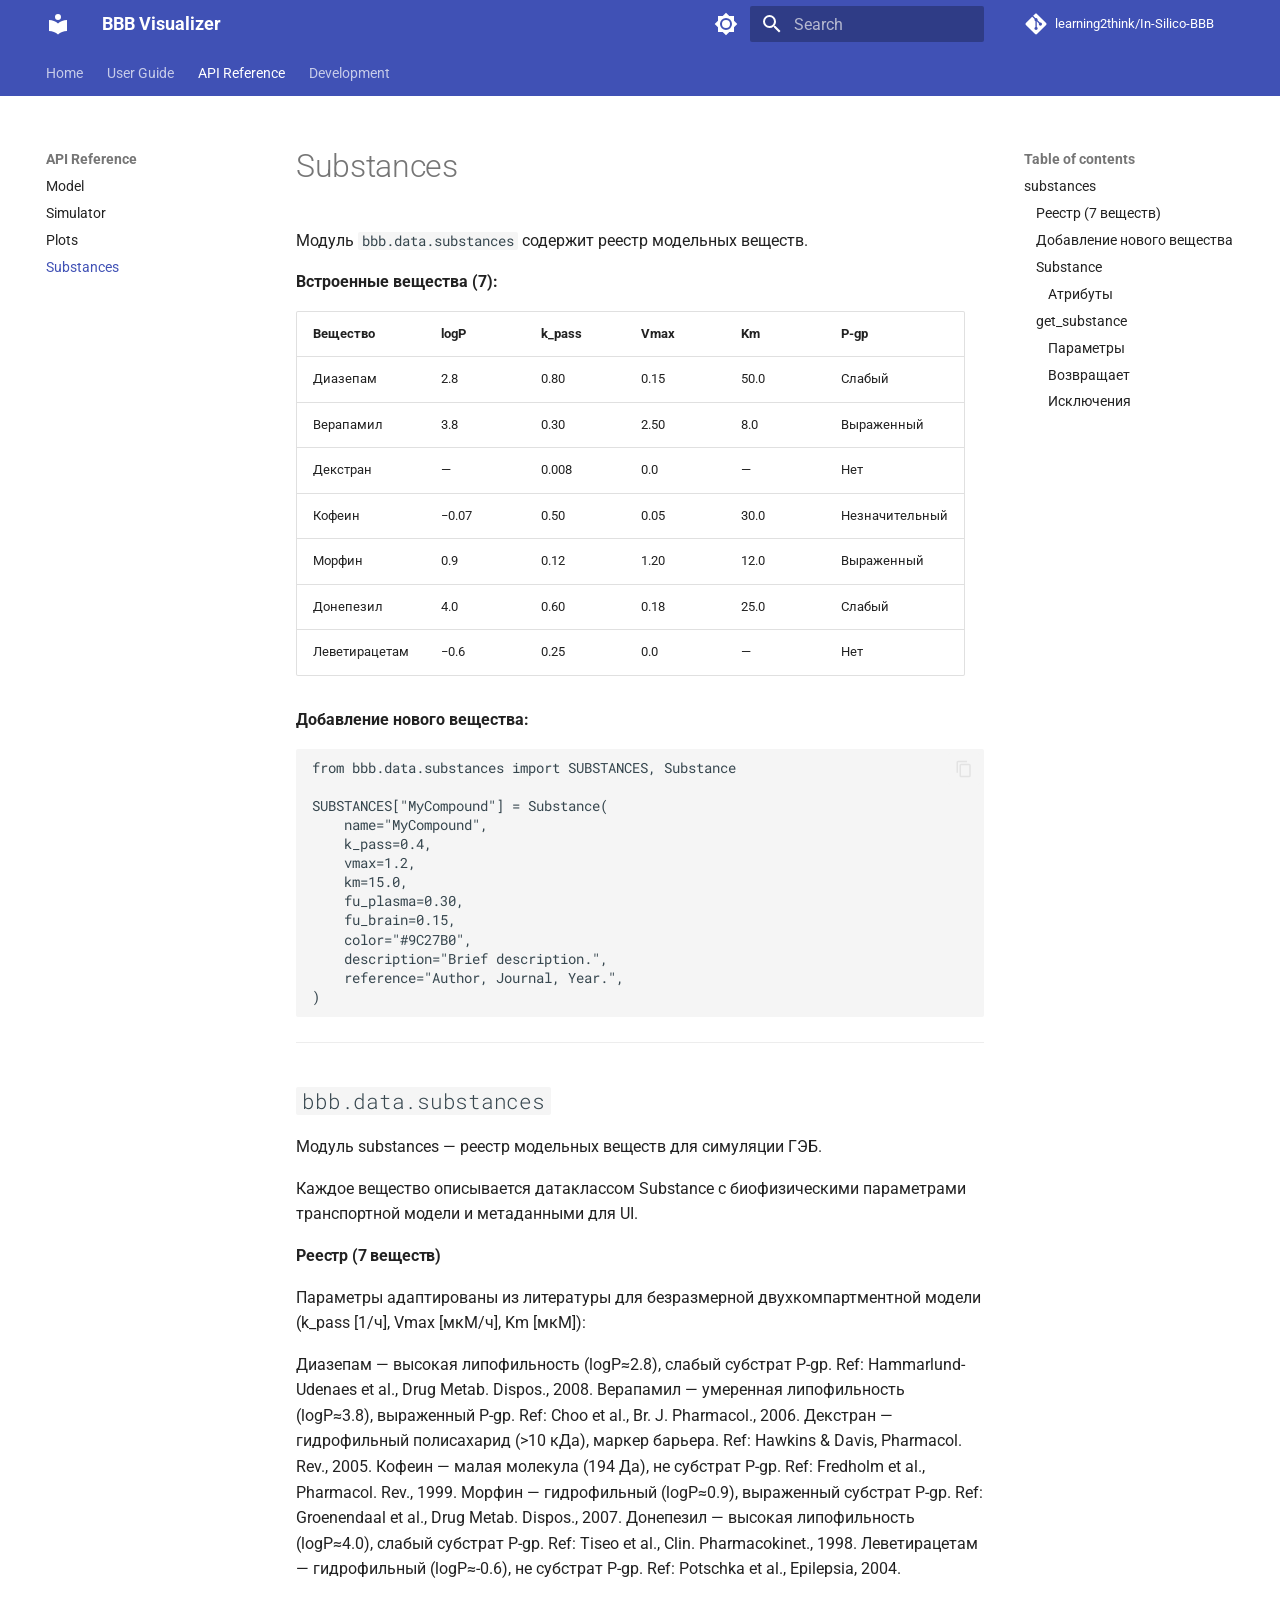
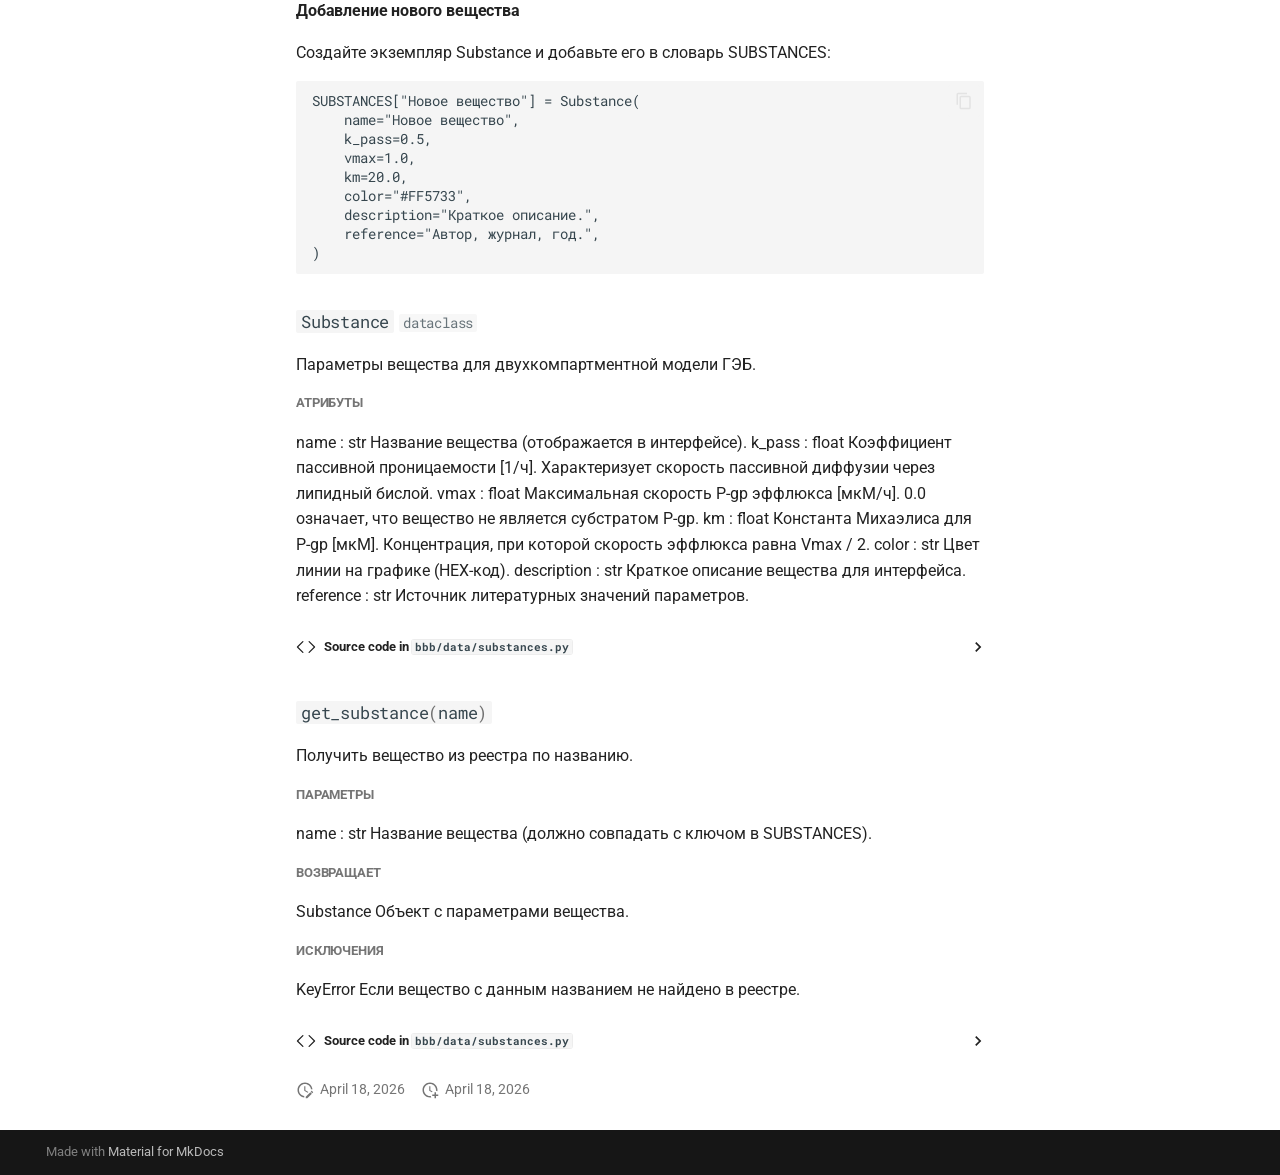
<file: api/substances/index.html>
<!doctype html>
<html lang="en" class="no-js">
  <head>
    
      <meta charset="utf-8">
      <meta name="viewport" content="width=device-width,initial-scale=1">
      
        <meta name="description" content="Blood-Brain Barrier concentration visualizer — two-compartment mechanistic simulator">
      
      
      
        <link rel="canonical" href="https://learning2think.github.io/In-Silico-BBB/api/substances/">
      
      
        <link rel="prev" href="../plots/">
      
      
        <link rel="next" href="../../dev/contributing/">
      
      
        
      
      
      <link rel="icon" href="../../assets/images/favicon.png">
      <meta name="generator" content="mkdocs-1.6.1, mkdocs-material-9.7.6">
    
    
      
        <title>Substances - BBB Visualizer</title>
      
    
    
      <link rel="stylesheet" href="../../assets/stylesheets/main.484c7ddc.min.css">
      
        
        <link rel="stylesheet" href="../../assets/stylesheets/palette.ab4e12ef.min.css">
      
      


    
    
      
    
    
      
        
        
        <link rel="preconnect" href="https://fonts.gstatic.com" crossorigin>
        <link rel="stylesheet" href="https://fonts.googleapis.com/css?family=Roboto:300,300i,400,400i,700,700i%7CRoboto+Mono:400,400i,700,700i&display=fallback">
        <style>:root{--md-text-font:"Roboto";--md-code-font:"Roboto Mono"}</style>
      
    
    
      <link rel="stylesheet" href="../../assets/_mkdocstrings.css">
    
    <script>__md_scope=new URL("../..",location),__md_hash=e=>[...e].reduce(((e,_)=>(e<<5)-e+_.charCodeAt(0)),0),__md_get=(e,_=localStorage,t=__md_scope)=>JSON.parse(_.getItem(t.pathname+"."+e)),__md_set=(e,_,t=localStorage,a=__md_scope)=>{try{t.setItem(a.pathname+"."+e,JSON.stringify(_))}catch(e){}}</script>
    
      

    
    
  </head>
  
  
    
    
      
    
    
    
    
    <body dir="ltr" data-md-color-scheme="default" data-md-color-primary="indigo" data-md-color-accent="indigo">
  
    
    <input class="md-toggle" data-md-toggle="drawer" type="checkbox" id="__drawer" autocomplete="off">
    <input class="md-toggle" data-md-toggle="search" type="checkbox" id="__search" autocomplete="off">
    <label class="md-overlay" for="__drawer"></label>
    <div data-md-component="skip">
      
        
        <a href="#substances" class="md-skip">
          Skip to content
        </a>
      
    </div>
    <div data-md-component="announce">
      
    </div>
    
    
      

<header class="md-header" data-md-component="header">
  <nav class="md-header__inner md-grid" aria-label="Header">
    <a href="../.." title="BBB Visualizer" class="md-header__button md-logo" aria-label="BBB Visualizer" data-md-component="logo">
      
  
  <svg xmlns="http://www.w3.org/2000/svg" viewBox="0 0 24 24"><path d="M12 8a3 3 0 0 0 3-3 3 3 0 0 0-3-3 3 3 0 0 0-3 3 3 3 0 0 0 3 3m0 3.54C9.64 9.35 6.5 8 3 8v11c3.5 0 6.64 1.35 9 3.54 2.36-2.19 5.5-3.54 9-3.54V8c-3.5 0-6.64 1.35-9 3.54"/></svg>

    </a>
    <label class="md-header__button md-icon" for="__drawer">
      
      <svg xmlns="http://www.w3.org/2000/svg" viewBox="0 0 24 24"><path d="M3 6h18v2H3zm0 5h18v2H3zm0 5h18v2H3z"/></svg>
    </label>
    <div class="md-header__title" data-md-component="header-title">
      <div class="md-header__ellipsis">
        <div class="md-header__topic">
          <span class="md-ellipsis">
            BBB Visualizer
          </span>
        </div>
        <div class="md-header__topic" data-md-component="header-topic">
          <span class="md-ellipsis">
            
              Substances
            
          </span>
        </div>
      </div>
    </div>
    
      
        <form class="md-header__option" data-md-component="palette">
  
    
    
    
    <input class="md-option" data-md-color-media="" data-md-color-scheme="default" data-md-color-primary="indigo" data-md-color-accent="indigo"  aria-label="Switch to dark mode"  type="radio" name="__palette" id="__palette_0">
    
      <label class="md-header__button md-icon" title="Switch to dark mode" for="__palette_1" hidden>
        <svg xmlns="http://www.w3.org/2000/svg" viewBox="0 0 24 24"><path d="M12 8a4 4 0 0 0-4 4 4 4 0 0 0 4 4 4 4 0 0 0 4-4 4 4 0 0 0-4-4m0 10a6 6 0 0 1-6-6 6 6 0 0 1 6-6 6 6 0 0 1 6 6 6 6 0 0 1-6 6m8-9.31V4h-4.69L12 .69 8.69 4H4v4.69L.69 12 4 15.31V20h4.69L12 23.31 15.31 20H20v-4.69L23.31 12z"/></svg>
      </label>
    
  
    
    
    
    <input class="md-option" data-md-color-media="" data-md-color-scheme="slate" data-md-color-primary="indigo" data-md-color-accent="indigo"  aria-label="Switch to light mode"  type="radio" name="__palette" id="__palette_1">
    
      <label class="md-header__button md-icon" title="Switch to light mode" for="__palette_0" hidden>
        <svg xmlns="http://www.w3.org/2000/svg" viewBox="0 0 24 24"><path d="M12 18c-.89 0-1.74-.2-2.5-.55C11.56 16.5 13 14.42 13 12s-1.44-4.5-3.5-5.45C10.26 6.2 11.11 6 12 6a6 6 0 0 1 6 6 6 6 0 0 1-6 6m8-9.31V4h-4.69L12 .69 8.69 4H4v4.69L.69 12 4 15.31V20h4.69L12 23.31 15.31 20H20v-4.69L23.31 12z"/></svg>
      </label>
    
  
</form>
      
    
    
      <script>var palette=__md_get("__palette");if(palette&&palette.color){if("(prefers-color-scheme)"===palette.color.media){var media=matchMedia("(prefers-color-scheme: light)"),input=document.querySelector(media.matches?"[data-md-color-media='(prefers-color-scheme: light)']":"[data-md-color-media='(prefers-color-scheme: dark)']");palette.color.media=input.getAttribute("data-md-color-media"),palette.color.scheme=input.getAttribute("data-md-color-scheme"),palette.color.primary=input.getAttribute("data-md-color-primary"),palette.color.accent=input.getAttribute("data-md-color-accent")}for(var[key,value]of Object.entries(palette.color))document.body.setAttribute("data-md-color-"+key,value)}</script>
    
    
    
      
      
        <label class="md-header__button md-icon" for="__search">
          
          <svg xmlns="http://www.w3.org/2000/svg" viewBox="0 0 24 24"><path d="M9.5 3A6.5 6.5 0 0 1 16 9.5c0 1.61-.59 3.09-1.56 4.23l.27.27h.79l5 5-1.5 1.5-5-5v-.79l-.27-.27A6.52 6.52 0 0 1 9.5 16 6.5 6.5 0 0 1 3 9.5 6.5 6.5 0 0 1 9.5 3m0 2C7 5 5 7 5 9.5S7 14 9.5 14 14 12 14 9.5 12 5 9.5 5"/></svg>
        </label>
        <div class="md-search" data-md-component="search" role="dialog">
  <label class="md-search__overlay" for="__search"></label>
  <div class="md-search__inner" role="search">
    <form class="md-search__form" name="search">
      <input type="text" class="md-search__input" name="query" aria-label="Search" placeholder="Search" autocapitalize="off" autocorrect="off" autocomplete="off" spellcheck="false" data-md-component="search-query" required>
      <label class="md-search__icon md-icon" for="__search">
        
        <svg xmlns="http://www.w3.org/2000/svg" viewBox="0 0 24 24"><path d="M9.5 3A6.5 6.5 0 0 1 16 9.5c0 1.61-.59 3.09-1.56 4.23l.27.27h.79l5 5-1.5 1.5-5-5v-.79l-.27-.27A6.52 6.52 0 0 1 9.5 16 6.5 6.5 0 0 1 3 9.5 6.5 6.5 0 0 1 9.5 3m0 2C7 5 5 7 5 9.5S7 14 9.5 14 14 12 14 9.5 12 5 9.5 5"/></svg>
        
        <svg xmlns="http://www.w3.org/2000/svg" viewBox="0 0 24 24"><path d="M20 11v2H8l5.5 5.5-1.42 1.42L4.16 12l7.92-7.92L13.5 5.5 8 11z"/></svg>
      </label>
      <nav class="md-search__options" aria-label="Search">
        
        <button type="reset" class="md-search__icon md-icon" title="Clear" aria-label="Clear" tabindex="-1">
          
          <svg xmlns="http://www.w3.org/2000/svg" viewBox="0 0 24 24"><path d="M19 6.41 17.59 5 12 10.59 6.41 5 5 6.41 10.59 12 5 17.59 6.41 19 12 13.41 17.59 19 19 17.59 13.41 12z"/></svg>
        </button>
      </nav>
      
    </form>
    <div class="md-search__output">
      <div class="md-search__scrollwrap" tabindex="0" data-md-scrollfix>
        <div class="md-search-result" data-md-component="search-result">
          <div class="md-search-result__meta">
            Initializing search
          </div>
          <ol class="md-search-result__list" role="presentation"></ol>
        </div>
      </div>
    </div>
  </div>
</div>
      
    
    
      <div class="md-header__source">
        <a href="https://github.com/learning2think/In-Silico-BBB" title="Go to repository" class="md-source" data-md-component="source">
  <div class="md-source__icon md-icon">
    
    <svg xmlns="http://www.w3.org/2000/svg" viewBox="0 0 448 512"><!--! Font Awesome Free 7.1.0 by @fontawesome - https://fontawesome.com License - https://fontawesome.com/license/free (Icons: CC BY 4.0, Fonts: SIL OFL 1.1, Code: MIT License) Copyright 2025 Fonticons, Inc.--><path d="M439.6 236.1 244 40.5c-5.4-5.5-12.8-8.5-20.4-8.5s-15 3-20.4 8.4L162.5 81l51.5 51.5c27.1-9.1 52.7 16.8 43.4 43.7l49.7 49.7c34.2-11.8 61.2 31 35.5 56.7-26.5 26.5-70.2-2.9-56-37.3L240.3 199v121.9c25.3 12.5 22.3 41.8 9.1 55-6.4 6.4-15.2 10.1-24.3 10.1s-17.8-3.6-24.3-10.1c-17.6-17.6-11.1-46.9 11.2-56v-123c-20.8-8.5-24.6-30.7-18.6-45L142.6 101 8.5 235.1C3 240.6 0 247.9 0 255.5s3 15 8.5 20.4l195.6 195.7c5.4 5.4 12.7 8.4 20.4 8.4s15-3 20.4-8.4l194.7-194.7c5.4-5.4 8.4-12.8 8.4-20.4s-3-15-8.4-20.4"/></svg>
  </div>
  <div class="md-source__repository">
    learning2think/In-Silico-BBB
  </div>
</a>
      </div>
    
  </nav>
  
</header>
    
    <div class="md-container" data-md-component="container">
      
      
        
          
            
<nav class="md-tabs" aria-label="Tabs" data-md-component="tabs">
  <div class="md-grid">
    <ul class="md-tabs__list">
      
        
  
  
  
  
    <li class="md-tabs__item">
      <a href="../.." class="md-tabs__link">
        
  
  
    
  
  Home

      </a>
    </li>
  

      
        
  
  
  
  
    
    
      <li class="md-tabs__item">
        <a href="../../guide/quickstart/" class="md-tabs__link">
          
  
  
  User Guide

        </a>
      </li>
    
  

      
        
  
  
  
    
  
  
    
    
      <li class="md-tabs__item md-tabs__item--active">
        <a href="../model/" class="md-tabs__link">
          
  
  
  API Reference

        </a>
      </li>
    
  

      
        
  
  
  
  
    
    
      <li class="md-tabs__item">
        <a href="../../dev/contributing/" class="md-tabs__link">
          
  
  
  Development

        </a>
      </li>
    
  

      
    </ul>
  </div>
</nav>
          
        
      
      <main class="md-main" data-md-component="main">
        <div class="md-main__inner md-grid">
          
            
              
              <div class="md-sidebar md-sidebar--primary" data-md-component="sidebar" data-md-type="navigation" >
                <div class="md-sidebar__scrollwrap">
                  <div class="md-sidebar__inner">
                    


  


<nav class="md-nav md-nav--primary md-nav--lifted" aria-label="Navigation" data-md-level="0">
  <label class="md-nav__title" for="__drawer">
    <a href="../.." title="BBB Visualizer" class="md-nav__button md-logo" aria-label="BBB Visualizer" data-md-component="logo">
      
  
  <svg xmlns="http://www.w3.org/2000/svg" viewBox="0 0 24 24"><path d="M12 8a3 3 0 0 0 3-3 3 3 0 0 0-3-3 3 3 0 0 0-3 3 3 3 0 0 0 3 3m0 3.54C9.64 9.35 6.5 8 3 8v11c3.5 0 6.64 1.35 9 3.54 2.36-2.19 5.5-3.54 9-3.54V8c-3.5 0-6.64 1.35-9 3.54"/></svg>

    </a>
    BBB Visualizer
  </label>
  
    <div class="md-nav__source">
      <a href="https://github.com/learning2think/In-Silico-BBB" title="Go to repository" class="md-source" data-md-component="source">
  <div class="md-source__icon md-icon">
    
    <svg xmlns="http://www.w3.org/2000/svg" viewBox="0 0 448 512"><!--! Font Awesome Free 7.1.0 by @fontawesome - https://fontawesome.com License - https://fontawesome.com/license/free (Icons: CC BY 4.0, Fonts: SIL OFL 1.1, Code: MIT License) Copyright 2025 Fonticons, Inc.--><path d="M439.6 236.1 244 40.5c-5.4-5.5-12.8-8.5-20.4-8.5s-15 3-20.4 8.4L162.5 81l51.5 51.5c27.1-9.1 52.7 16.8 43.4 43.7l49.7 49.7c34.2-11.8 61.2 31 35.5 56.7-26.5 26.5-70.2-2.9-56-37.3L240.3 199v121.9c25.3 12.5 22.3 41.8 9.1 55-6.4 6.4-15.2 10.1-24.3 10.1s-17.8-3.6-24.3-10.1c-17.6-17.6-11.1-46.9 11.2-56v-123c-20.8-8.5-24.6-30.7-18.6-45L142.6 101 8.5 235.1C3 240.6 0 247.9 0 255.5s3 15 8.5 20.4l195.6 195.7c5.4 5.4 12.7 8.4 20.4 8.4s15-3 20.4-8.4l194.7-194.7c5.4-5.4 8.4-12.8 8.4-20.4s-3-15-8.4-20.4"/></svg>
  </div>
  <div class="md-source__repository">
    learning2think/In-Silico-BBB
  </div>
</a>
    </div>
  
  <ul class="md-nav__list" data-md-scrollfix>
    
      
      
  
  
  
  
    <li class="md-nav__item">
      <a href="../.." class="md-nav__link">
        
  
  
  <span class="md-ellipsis">
    
  
    Home
  

    
  </span>
  
  

      </a>
    </li>
  

    
      
      
  
  
  
  
    
    
    
    
      
      
        
      
    
    
    <li class="md-nav__item md-nav__item--nested">
      
        
        
        <input class="md-nav__toggle md-toggle " type="checkbox" id="__nav_2" >
        
          
          <label class="md-nav__link" for="__nav_2" id="__nav_2_label" tabindex="0">
            
  
  
  <span class="md-ellipsis">
    
  
    User Guide
  

    
  </span>
  
  

            <span class="md-nav__icon md-icon"></span>
          </label>
        
        <nav class="md-nav" data-md-level="1" aria-labelledby="__nav_2_label" aria-expanded="false">
          <label class="md-nav__title" for="__nav_2">
            <span class="md-nav__icon md-icon"></span>
            
  
    User Guide
  

          </label>
          <ul class="md-nav__list" data-md-scrollfix>
            
              
                
  
  
  
  
    <li class="md-nav__item">
      <a href="../../guide/quickstart/" class="md-nav__link">
        
  
  
  <span class="md-ellipsis">
    
  
    Quickstart
  

    
  </span>
  
  

      </a>
    </li>
  

              
            
              
                
  
  
  
  
    <li class="md-nav__item">
      <a href="../../guide/parameters/" class="md-nav__link">
        
  
  
  <span class="md-ellipsis">
    
  
    Parameters
  

    
  </span>
  
  

      </a>
    </li>
  

              
            
              
                
  
  
  
  
    <li class="md-nav__item">
      <a href="../../guide/charts/" class="md-nav__link">
        
  
  
  <span class="md-ellipsis">
    
  
    Interpreting Charts
  

    
  </span>
  
  

      </a>
    </li>
  

              
            
          </ul>
        </nav>
      
    </li>
  

    
      
      
  
  
    
  
  
  
    
    
    
    
      
        
        
      
      
        
      
    
    
    <li class="md-nav__item md-nav__item--active md-nav__item--section md-nav__item--nested">
      
        
        
        <input class="md-nav__toggle md-toggle " type="checkbox" id="__nav_3" checked>
        
          
          <label class="md-nav__link" for="__nav_3" id="__nav_3_label" tabindex="">
            
  
  
  <span class="md-ellipsis">
    
  
    API Reference
  

    
  </span>
  
  

            <span class="md-nav__icon md-icon"></span>
          </label>
        
        <nav class="md-nav" data-md-level="1" aria-labelledby="__nav_3_label" aria-expanded="true">
          <label class="md-nav__title" for="__nav_3">
            <span class="md-nav__icon md-icon"></span>
            
  
    API Reference
  

          </label>
          <ul class="md-nav__list" data-md-scrollfix>
            
              
                
  
  
  
  
    <li class="md-nav__item">
      <a href="../model/" class="md-nav__link">
        
  
  
  <span class="md-ellipsis">
    
  
    Model
  

    
  </span>
  
  

      </a>
    </li>
  

              
            
              
                
  
  
  
  
    <li class="md-nav__item">
      <a href="../simulator/" class="md-nav__link">
        
  
  
  <span class="md-ellipsis">
    
  
    Simulator
  

    
  </span>
  
  

      </a>
    </li>
  

              
            
              
                
  
  
  
  
    <li class="md-nav__item">
      <a href="../plots/" class="md-nav__link">
        
  
  
  <span class="md-ellipsis">
    
  
    Plots
  

    
  </span>
  
  

      </a>
    </li>
  

              
            
              
                
  
  
    
  
  
  
    <li class="md-nav__item md-nav__item--active">
      
      <input class="md-nav__toggle md-toggle" type="checkbox" id="__toc">
      
      
        
      
      
        <label class="md-nav__link md-nav__link--active" for="__toc">
          
  
  
  <span class="md-ellipsis">
    
  
    Substances
  

    
  </span>
  
  

          <span class="md-nav__icon md-icon"></span>
        </label>
      
      <a href="./" class="md-nav__link md-nav__link--active">
        
  
  
  <span class="md-ellipsis">
    
  
    Substances
  

    
  </span>
  
  

      </a>
      
        

<nav class="md-nav md-nav--secondary" aria-label="Table of contents">
  
  
  
    
  
  
    <label class="md-nav__title" for="__toc">
      <span class="md-nav__icon md-icon"></span>
      Table of contents
    </label>
    <ul class="md-nav__list" data-md-component="toc" data-md-scrollfix>
      
        <li class="md-nav__item">
  <a href="#bbb.data.substances" class="md-nav__link">
    <span class="md-ellipsis">
      
        substances
      
    </span>
  </a>
  
    <nav class="md-nav" aria-label="substances">
      <ul class="md-nav__list">
        
          <li class="md-nav__item">
  <a href="#bbb.data.substances--7" class="md-nav__link">
    <span class="md-ellipsis">
      
        Реестр (7 веществ)
      
    </span>
  </a>
  
</li>
        
          <li class="md-nav__item">
  <a href="#bbb.data.substances--_1" class="md-nav__link">
    <span class="md-ellipsis">
      
        Добавление нового вещества
      
    </span>
  </a>
  
</li>
        
          <li class="md-nav__item">
  <a href="#bbb.data.substances.Substance" class="md-nav__link">
    <span class="md-ellipsis">
      
        Substance
      
    </span>
  </a>
  
    <nav class="md-nav" aria-label="Substance">
      <ul class="md-nav__list">
        
          <li class="md-nav__item">
  <a href="#bbb.data.substances.Substance--_1" class="md-nav__link">
    <span class="md-ellipsis">
      
        Атрибуты
      
    </span>
  </a>
  
</li>
        
      </ul>
    </nav>
  
</li>
        
          <li class="md-nav__item">
  <a href="#bbb.data.substances.get_substance" class="md-nav__link">
    <span class="md-ellipsis">
      
        get_substance
      
    </span>
  </a>
  
    <nav class="md-nav" aria-label="get_substance">
      <ul class="md-nav__list">
        
          <li class="md-nav__item">
  <a href="#bbb.data.substances.get_substance--_1" class="md-nav__link">
    <span class="md-ellipsis">
      
        Параметры
      
    </span>
  </a>
  
</li>
        
          <li class="md-nav__item">
  <a href="#bbb.data.substances.get_substance--_2" class="md-nav__link">
    <span class="md-ellipsis">
      
        Возвращает
      
    </span>
  </a>
  
</li>
        
          <li class="md-nav__item">
  <a href="#bbb.data.substances.get_substance--_3" class="md-nav__link">
    <span class="md-ellipsis">
      
        Исключения
      
    </span>
  </a>
  
</li>
        
      </ul>
    </nav>
  
</li>
        
      </ul>
    </nav>
  
</li>
      
    </ul>
  
</nav>
      
    </li>
  

              
            
          </ul>
        </nav>
      
    </li>
  

    
      
      
  
  
  
  
    
    
    
    
      
      
        
      
    
    
    <li class="md-nav__item md-nav__item--nested">
      
        
        
        <input class="md-nav__toggle md-toggle " type="checkbox" id="__nav_4" >
        
          
          <label class="md-nav__link" for="__nav_4" id="__nav_4_label" tabindex="0">
            
  
  
  <span class="md-ellipsis">
    
  
    Development
  

    
  </span>
  
  

            <span class="md-nav__icon md-icon"></span>
          </label>
        
        <nav class="md-nav" data-md-level="1" aria-labelledby="__nav_4_label" aria-expanded="false">
          <label class="md-nav__title" for="__nav_4">
            <span class="md-nav__icon md-icon"></span>
            
  
    Development
  

          </label>
          <ul class="md-nav__list" data-md-scrollfix>
            
              
                
  
  
  
  
    <li class="md-nav__item">
      <a href="../../dev/contributing/" class="md-nav__link">
        
  
  
  <span class="md-ellipsis">
    
  
    Contributing
  

    
  </span>
  
  

      </a>
    </li>
  

              
            
              
                
  
  
  
  
    <li class="md-nav__item">
      <a href="../../dev/changelog/" class="md-nav__link">
        
  
  
  <span class="md-ellipsis">
    
  
    Changelog
  

    
  </span>
  
  

      </a>
    </li>
  

              
            
          </ul>
        </nav>
      
    </li>
  

    
  </ul>
</nav>
                  </div>
                </div>
              </div>
            
            
              
              <div class="md-sidebar md-sidebar--secondary" data-md-component="sidebar" data-md-type="toc" >
                <div class="md-sidebar__scrollwrap">
                  <div class="md-sidebar__inner">
                    

<nav class="md-nav md-nav--secondary" aria-label="Table of contents">
  
  
  
    
  
  
    <label class="md-nav__title" for="__toc">
      <span class="md-nav__icon md-icon"></span>
      Table of contents
    </label>
    <ul class="md-nav__list" data-md-component="toc" data-md-scrollfix>
      
        <li class="md-nav__item">
  <a href="#bbb.data.substances" class="md-nav__link">
    <span class="md-ellipsis">
      
        substances
      
    </span>
  </a>
  
    <nav class="md-nav" aria-label="substances">
      <ul class="md-nav__list">
        
          <li class="md-nav__item">
  <a href="#bbb.data.substances--7" class="md-nav__link">
    <span class="md-ellipsis">
      
        Реестр (7 веществ)
      
    </span>
  </a>
  
</li>
        
          <li class="md-nav__item">
  <a href="#bbb.data.substances--_1" class="md-nav__link">
    <span class="md-ellipsis">
      
        Добавление нового вещества
      
    </span>
  </a>
  
</li>
        
          <li class="md-nav__item">
  <a href="#bbb.data.substances.Substance" class="md-nav__link">
    <span class="md-ellipsis">
      
        Substance
      
    </span>
  </a>
  
    <nav class="md-nav" aria-label="Substance">
      <ul class="md-nav__list">
        
          <li class="md-nav__item">
  <a href="#bbb.data.substances.Substance--_1" class="md-nav__link">
    <span class="md-ellipsis">
      
        Атрибуты
      
    </span>
  </a>
  
</li>
        
      </ul>
    </nav>
  
</li>
        
          <li class="md-nav__item">
  <a href="#bbb.data.substances.get_substance" class="md-nav__link">
    <span class="md-ellipsis">
      
        get_substance
      
    </span>
  </a>
  
    <nav class="md-nav" aria-label="get_substance">
      <ul class="md-nav__list">
        
          <li class="md-nav__item">
  <a href="#bbb.data.substances.get_substance--_1" class="md-nav__link">
    <span class="md-ellipsis">
      
        Параметры
      
    </span>
  </a>
  
</li>
        
          <li class="md-nav__item">
  <a href="#bbb.data.substances.get_substance--_2" class="md-nav__link">
    <span class="md-ellipsis">
      
        Возвращает
      
    </span>
  </a>
  
</li>
        
          <li class="md-nav__item">
  <a href="#bbb.data.substances.get_substance--_3" class="md-nav__link">
    <span class="md-ellipsis">
      
        Исключения
      
    </span>
  </a>
  
</li>
        
      </ul>
    </nav>
  
</li>
        
      </ul>
    </nav>
  
</li>
      
    </ul>
  
</nav>
                  </div>
                </div>
              </div>
            
          
          
            <div class="md-content" data-md-component="content">
              
              <article class="md-content__inner md-typeset">
                
                  


  
  


<h1 id="substances">Substances</h1>
<p>Модуль <code>bbb.data.substances</code> содержит реестр модельных веществ.</p>
<p><strong>Встроенные вещества (7):</strong></p>
<table>
<thead>
<tr>
<th>Вещество</th>
<th>logP</th>
<th>k_pass</th>
<th>Vmax</th>
<th>Km</th>
<th>P-gp</th>
</tr>
</thead>
<tbody>
<tr>
<td>Диазепам</td>
<td>2.8</td>
<td>0.80</td>
<td>0.15</td>
<td>50.0</td>
<td>Слабый</td>
</tr>
<tr>
<td>Верапамил</td>
<td>3.8</td>
<td>0.30</td>
<td>2.50</td>
<td>8.0</td>
<td>Выраженный</td>
</tr>
<tr>
<td>Декстран</td>
<td>—</td>
<td>0.008</td>
<td>0.0</td>
<td>—</td>
<td>Нет</td>
</tr>
<tr>
<td>Кофеин</td>
<td>−0.07</td>
<td>0.50</td>
<td>0.05</td>
<td>30.0</td>
<td>Незначительный</td>
</tr>
<tr>
<td>Морфин</td>
<td>0.9</td>
<td>0.12</td>
<td>1.20</td>
<td>12.0</td>
<td>Выраженный</td>
</tr>
<tr>
<td>Донепезил</td>
<td>4.0</td>
<td>0.60</td>
<td>0.18</td>
<td>25.0</td>
<td>Слабый</td>
</tr>
<tr>
<td>Леветирацетам</td>
<td>−0.6</td>
<td>0.25</td>
<td>0.0</td>
<td>—</td>
<td>Нет</td>
</tr>
</tbody>
</table>
<p><strong>Добавление нового вещества:</strong></p>
<pre><code class="language-python">from bbb.data.substances import SUBSTANCES, Substance

SUBSTANCES[&quot;MyCompound&quot;] = Substance(
    name=&quot;MyCompound&quot;,
    k_pass=0.4,
    vmax=1.2,
    km=15.0,
    fu_plasma=0.30,
    fu_brain=0.15,
    color=&quot;#9C27B0&quot;,
    description=&quot;Brief description.&quot;,
    reference=&quot;Author, Journal, Year.&quot;,
)
</code></pre>
<hr />


<div class="doc doc-object doc-module">



<h2 id="bbb.data.substances" class="doc doc-heading">
            <code>bbb.data.substances</code>


</h2>

    <div class="doc doc-contents first">

        <p>Модуль substances — реестр модельных веществ для симуляции ГЭБ.</p>
<p>Каждое вещество описывается датаклассом Substance с биофизическими
параметрами транспортной модели и метаданными для UI.</p>
<h4 id="bbb.data.substances--7">Реестр (7 веществ)</h4>
<p>Параметры адаптированы из литературы для безразмерной двухкомпартментной
модели (k_pass [1/ч], Vmax [мкМ/ч], Km [мкМ]):</p>
<p>Диазепам      — высокая липофильность (logP≈2.8), слабый субстрат P-gp.
                  Ref: Hammarlund-Udenaes et al., Drug Metab. Dispos., 2008.
  Верапамил     — умеренная липофильность (logP≈3.8), выраженный P-gp.
                  Ref: Choo et al., Br. J. Pharmacol., 2006.
  Декстран      — гидрофильный полисахарид (&gt;10 кДа), маркер барьера.
                  Ref: Hawkins &amp; Davis, Pharmacol. Rev., 2005.
  Кофеин        — малая молекула (194 Да), не субстрат P-gp.
                  Ref: Fredholm et al., Pharmacol. Rev., 1999.
  Морфин        — гидрофильный (logP≈0.9), выраженный субстрат P-gp.
                  Ref: Groenendaal et al., Drug Metab. Dispos., 2007.
  Донепезил     — высокая липофильность (logP≈4.0), слабый субстрат P-gp.
                  Ref: Tiseo et al., Clin. Pharmacokinet., 1998.
  Леветирацетам — гидрофильный (logP≈-0.6), не субстрат P-gp.
                  Ref: Potschka et al., Epilepsia, 2004.</p>
<h4 id="bbb.data.substances--_1">Добавление нового вещества</h4>
<p>Создайте экземпляр Substance и добавьте его в словарь SUBSTANCES:</p>
<pre><code>SUBSTANCES["Новое вещество"] = Substance(
    name="Новое вещество",
    k_pass=0.5,
    vmax=1.0,
    km=20.0,
    color="#FF5733",
    description="Краткое описание.",
    reference="Автор, журнал, год.",
)
</code></pre>










<div class="doc doc-children">









<div class="doc doc-object doc-class">



<h3 id="bbb.data.substances.Substance" class="doc doc-heading">
            <code>Substance</code>


  <span class="doc doc-labels">
      <small class="doc doc-label doc-label-dataclass"><code>dataclass</code></small>
  </span>

</h3>


    <div class="doc doc-contents ">



        <p>Параметры вещества для двухкомпартментной модели ГЭБ.</p>
<h5 id="bbb.data.substances.Substance--_1">Атрибуты</h5>
<p>name : str
    Название вещества (отображается в интерфейсе).
k_pass : float
    Коэффициент пассивной проницаемости [1/ч].
    Характеризует скорость пассивной диффузии через липидный бислой.
vmax : float
    Максимальная скорость P-gp эффлюкса [мкМ/ч].
    0.0 означает, что вещество не является субстратом P-gp.
km : float
    Константа Михаэлиса для P-gp [мкМ].
    Концентрация, при которой скорость эффлюкса равна Vmax / 2.
color : str
    Цвет линии на графике (HEX-код).
description : str
    Краткое описание вещества для интерфейса.
reference : str
    Источник литературных значений параметров.</p>








              <details class="mkdocstrings-source">
                <summary>Source code in <code>bbb/data/substances.py</code></summary>
                <div class="highlight"><table class="highlighttable"><tr><td class="linenos"><div class="linenodiv"><pre><span></span><span class="normal">45</span>
<span class="normal">46</span>
<span class="normal">47</span>
<span class="normal">48</span>
<span class="normal">49</span>
<span class="normal">50</span>
<span class="normal">51</span>
<span class="normal">52</span>
<span class="normal">53</span>
<span class="normal">54</span>
<span class="normal">55</span>
<span class="normal">56</span>
<span class="normal">57</span>
<span class="normal">58</span>
<span class="normal">59</span>
<span class="normal">60</span>
<span class="normal">61</span>
<span class="normal">62</span>
<span class="normal">63</span>
<span class="normal">64</span>
<span class="normal">65</span>
<span class="normal">66</span>
<span class="normal">67</span>
<span class="normal">68</span>
<span class="normal">69</span>
<span class="normal">70</span>
<span class="normal">71</span>
<span class="normal">72</span>
<span class="normal">73</span>
<span class="normal">74</span>
<span class="normal">75</span>
<span class="normal">76</span>
<span class="normal">77</span>
<span class="normal">78</span>
<span class="normal">79</span></pre></div></td><td class="code"><div><pre><span></span><code><span class="nd">@dataclass</span>
<span class="k">class</span><span class="w"> </span><span class="nc">Substance</span><span class="p">:</span>
<span class="w">    </span><span class="sd">&quot;&quot;&quot;</span>
<span class="sd">    Параметры вещества для двухкомпартментной модели ГЭБ.</span>

<span class="sd">    Атрибуты</span>
<span class="sd">    --------</span>
<span class="sd">    name : str</span>
<span class="sd">        Название вещества (отображается в интерфейсе).</span>
<span class="sd">    k_pass : float</span>
<span class="sd">        Коэффициент пассивной проницаемости [1/ч].</span>
<span class="sd">        Характеризует скорость пассивной диффузии через липидный бислой.</span>
<span class="sd">    vmax : float</span>
<span class="sd">        Максимальная скорость P-gp эффлюкса [мкМ/ч].</span>
<span class="sd">        0.0 означает, что вещество не является субстратом P-gp.</span>
<span class="sd">    km : float</span>
<span class="sd">        Константа Михаэлиса для P-gp [мкМ].</span>
<span class="sd">        Концентрация, при которой скорость эффлюкса равна Vmax / 2.</span>
<span class="sd">    color : str</span>
<span class="sd">        Цвет линии на графике (HEX-код).</span>
<span class="sd">    description : str</span>
<span class="sd">        Краткое описание вещества для интерфейса.</span>
<span class="sd">    reference : str</span>
<span class="sd">        Источник литературных значений параметров.</span>
<span class="sd">    &quot;&quot;&quot;</span>

    <span class="n">name</span><span class="p">:</span> <span class="nb">str</span>
    <span class="n">k_pass</span><span class="p">:</span> <span class="nb">float</span>  <span class="c1"># [1/ч]</span>
    <span class="n">vmax</span><span class="p">:</span> <span class="nb">float</span>  <span class="c1"># [мкМ/ч]</span>
    <span class="n">km</span><span class="p">:</span> <span class="nb">float</span>  <span class="c1"># [мкМ]</span>
    <span class="n">color</span><span class="p">:</span> <span class="nb">str</span> <span class="o">=</span> <span class="s2">&quot;#1f77b4&quot;</span>
    <span class="n">description</span><span class="p">:</span> <span class="nb">str</span> <span class="o">=</span> <span class="s2">&quot;&quot;</span>
    <span class="n">reference</span><span class="p">:</span> <span class="nb">str</span> <span class="o">=</span> <span class="s2">&quot;&quot;</span>
    <span class="n">fu_plasma</span><span class="p">:</span> <span class="nb">float</span> <span class="o">=</span> <span class="mf">1.0</span>  <span class="c1"># свободная фракция в плазме (0–1)</span>
    <span class="n">fu_brain</span><span class="p">:</span> <span class="nb">float</span> <span class="o">=</span> <span class="mf">1.0</span>  <span class="c1"># свободная фракция в ткани мозга (0–1)</span>
</code></pre></div></td></tr></table></div>
              </details>



<div class="doc doc-children">












  </div>

    </div>

</div>


<div class="doc doc-object doc-function">


<h3 id="bbb.data.substances.get_substance" class="doc doc-heading">
            <code class="highlight language-python"><span class="n">get_substance</span><span class="p">(</span><span class="n">name</span><span class="p">)</span></code>

</h3>


    <div class="doc doc-contents ">

        <p>Получить вещество из реестра по названию.</p>
<h5 id="bbb.data.substances.get_substance--_1">Параметры</h5>
<p>name : str
    Название вещества (должно совпадать с ключом в SUBSTANCES).</p>
<h5 id="bbb.data.substances.get_substance--_2">Возвращает</h5>
<p>Substance
    Объект с параметрами вещества.</p>
<h5 id="bbb.data.substances.get_substance--_3">Исключения</h5>
<p>KeyError
    Если вещество с данным названием не найдено в реестре.</p>


            <details class="mkdocstrings-source">
              <summary>Source code in <code>bbb/data/substances.py</code></summary>
              <div class="highlight"><table class="highlighttable"><tr><td class="linenos"><div class="linenodiv"><pre><span></span><span class="normal">195</span>
<span class="normal">196</span>
<span class="normal">197</span>
<span class="normal">198</span>
<span class="normal">199</span>
<span class="normal">200</span>
<span class="normal">201</span>
<span class="normal">202</span>
<span class="normal">203</span>
<span class="normal">204</span>
<span class="normal">205</span>
<span class="normal">206</span>
<span class="normal">207</span>
<span class="normal">208</span>
<span class="normal">209</span>
<span class="normal">210</span>
<span class="normal">211</span>
<span class="normal">212</span>
<span class="normal">213</span>
<span class="normal">214</span>
<span class="normal">215</span>
<span class="normal">216</span>
<span class="normal">217</span>
<span class="normal">218</span>
<span class="normal">219</span>
<span class="normal">220</span></pre></div></td><td class="code"><div><pre><span></span><code><span class="k">def</span><span class="w"> </span><span class="nf">get_substance</span><span class="p">(</span><span class="n">name</span><span class="p">:</span> <span class="nb">str</span><span class="p">)</span> <span class="o">-&gt;</span> <span class="n">Substance</span><span class="p">:</span>
<span class="w">    </span><span class="sd">&quot;&quot;&quot;</span>
<span class="sd">    Получить вещество из реестра по названию.</span>

<span class="sd">    Параметры</span>
<span class="sd">    ---------</span>
<span class="sd">    name : str</span>
<span class="sd">        Название вещества (должно совпадать с ключом в SUBSTANCES).</span>

<span class="sd">    Возвращает</span>
<span class="sd">    ----------</span>
<span class="sd">    Substance</span>
<span class="sd">        Объект с параметрами вещества.</span>

<span class="sd">    Исключения</span>
<span class="sd">    ----------</span>
<span class="sd">    KeyError</span>
<span class="sd">        Если вещество с данным названием не найдено в реестре.</span>
<span class="sd">    &quot;&quot;&quot;</span>
    <span class="k">if</span> <span class="n">name</span> <span class="ow">not</span> <span class="ow">in</span> <span class="n">SUBSTANCES</span><span class="p">:</span>
        <span class="n">available</span> <span class="o">=</span> <span class="s2">&quot;, &quot;</span><span class="o">.</span><span class="n">join</span><span class="p">(</span><span class="n">SUBSTANCES</span><span class="o">.</span><span class="n">keys</span><span class="p">())</span>
        <span class="k">raise</span> <span class="ne">KeyError</span><span class="p">(</span>
            <span class="sa">f</span><span class="s2">&quot;Вещество &#39;</span><span class="si">{</span><span class="n">name</span><span class="si">}</span><span class="s2">&#39; не найдено в реестре. &quot;</span>
            <span class="sa">f</span><span class="s2">&quot;Доступные вещества: </span><span class="si">{</span><span class="n">available</span><span class="si">}</span><span class="s2">.&quot;</span>
        <span class="p">)</span>
    <span class="k">return</span> <span class="n">SUBSTANCES</span><span class="p">[</span><span class="n">name</span><span class="p">]</span>
</code></pre></div></td></tr></table></div>
            </details>
    </div>

</div>



  </div>

    </div>

</div>







  
    
  
  
    
  


  <aside class="md-source-file">
    
      
  <span class="md-source-file__fact">
    <span class="md-icon" title="Last update">
      <svg xmlns="http://www.w3.org/2000/svg" viewBox="0 0 24 24"><path d="M21 13.1c-.1 0-.3.1-.4.2l-1 1 2.1 2.1 1-1c.2-.2.2-.6 0-.8l-1.3-1.3c-.1-.1-.2-.2-.4-.2m-1.9 1.8-6.1 6V23h2.1l6.1-6.1zM12.5 7v5.2l4 2.4-1 1L11 13V7zM11 21.9c-5.1-.5-9-4.8-9-9.9C2 6.5 6.5 2 12 2c5.3 0 9.6 4.1 10 9.3-.3-.1-.6-.2-1-.2s-.7.1-1 .2C19.6 7.2 16.2 4 12 4c-4.4 0-8 3.6-8 8 0 4.1 3.1 7.5 7.1 7.9l-.1.2z"/></svg>
    </span>
    <span class="git-revision-date-localized-plugin git-revision-date-localized-plugin-date" title="April 18, 2026 02:47:40 UTC">April 18, 2026</span>
  </span>

    
    
      
  <span class="md-source-file__fact">
    <span class="md-icon" title="Created">
      <svg xmlns="http://www.w3.org/2000/svg" viewBox="0 0 24 24"><path d="M14.47 15.08 11 13V7h1.5v5.25l3.08 1.83c-.41.28-.79.62-1.11 1m-1.39 4.84c-.36.05-.71.08-1.08.08-4.42 0-8-3.58-8-8s3.58-8 8-8 8 3.58 8 8c0 .37-.03.72-.08 1.08.69.1 1.33.32 1.92.64.1-.56.16-1.13.16-1.72 0-5.5-4.5-10-10-10S2 6.5 2 12s4.47 10 10 10c.59 0 1.16-.06 1.72-.16-.32-.59-.54-1.23-.64-1.92M18 15v3h-3v2h3v3h2v-3h3v-2h-3v-3z"/></svg>
    </span>
    <span class="git-revision-date-localized-plugin git-revision-date-localized-plugin-date" title="April 18, 2026 02:47:40 UTC">April 18, 2026</span>
  </span>

    
    
    
  </aside>





                
              </article>
            </div>
          
          
<script>var target=document.getElementById(location.hash.slice(1));target&&target.name&&(target.checked=target.name.startsWith("__tabbed_"))</script>
        </div>
        
          <button type="button" class="md-top md-icon" data-md-component="top" hidden>
  
  <svg xmlns="http://www.w3.org/2000/svg" viewBox="0 0 24 24"><path d="M13 20h-2V8l-5.5 5.5-1.42-1.42L12 4.16l7.92 7.92-1.42 1.42L13 8z"/></svg>
  Back to top
</button>
        
      </main>
      
        <footer class="md-footer">
  
  <div class="md-footer-meta md-typeset">
    <div class="md-footer-meta__inner md-grid">
      <div class="md-copyright">
  
  
    Made with
    <a href="https://squidfunk.github.io/mkdocs-material/" target="_blank" rel="noopener">
      Material for MkDocs
    </a>
  
</div>
      
    </div>
  </div>
</footer>
      
    </div>
    <div class="md-dialog" data-md-component="dialog">
      <div class="md-dialog__inner md-typeset"></div>
    </div>
    
    
    
      
      
      <script id="__config" type="application/json">{"annotate": null, "base": "../..", "features": ["navigation.tabs", "navigation.sections", "navigation.top", "search.highlight", "content.code.copy"], "search": "../../assets/javascripts/workers/search.2c215733.min.js", "tags": null, "translations": {"clipboard.copied": "Copied to clipboard", "clipboard.copy": "Copy to clipboard", "search.result.more.one": "1 more on this page", "search.result.more.other": "# more on this page", "search.result.none": "No matching documents", "search.result.one": "1 matching document", "search.result.other": "# matching documents", "search.result.placeholder": "Type to start searching", "search.result.term.missing": "Missing", "select.version": "Select version"}, "version": null}</script>
    
    
      <script src="../../assets/javascripts/bundle.79ae519e.min.js"></script>
      
    
  </body>
</html>
</file>
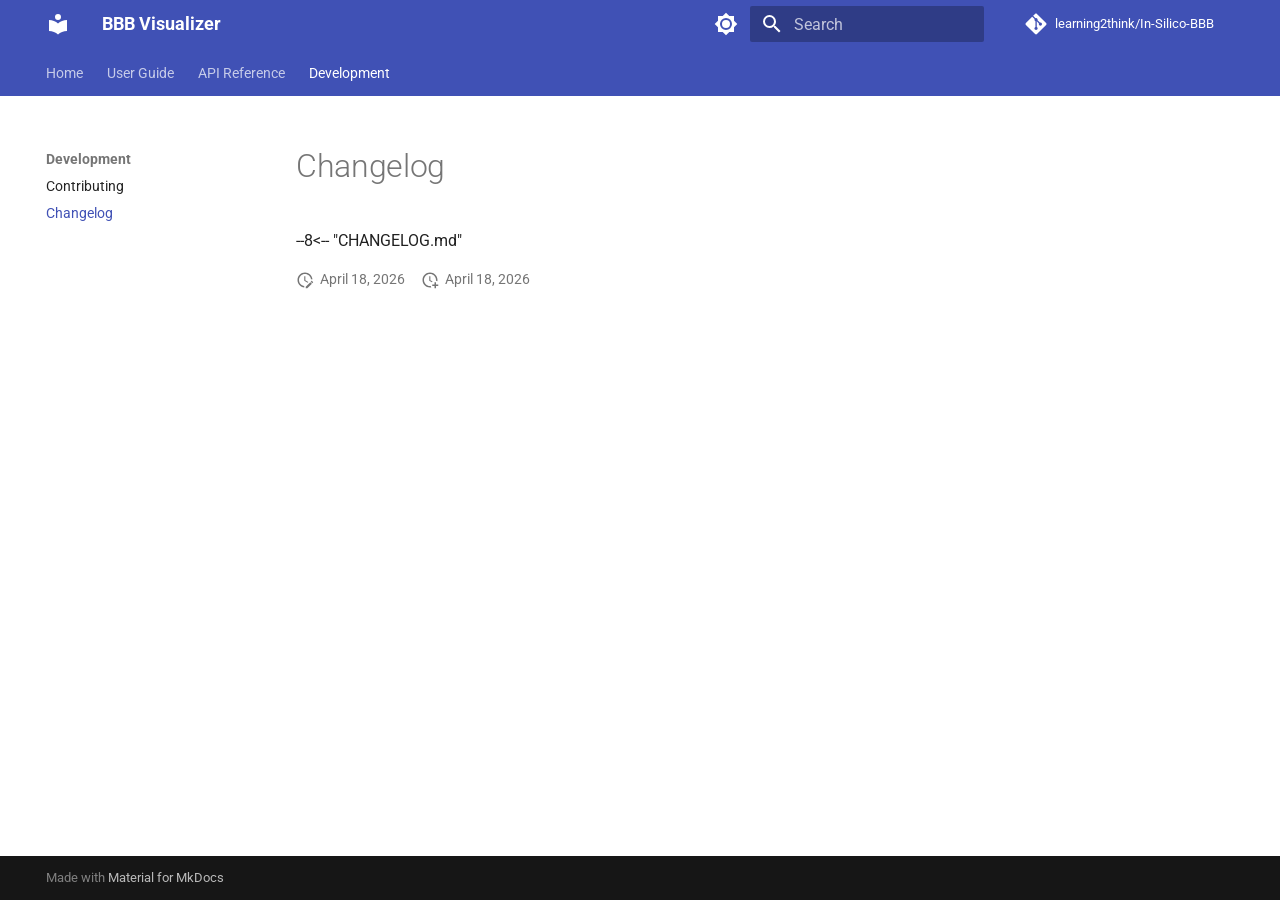
<file: dev/changelog/index.html>
<!doctype html>
<html lang="en" class="no-js">
  <head>
    
      <meta charset="utf-8">
      <meta name="viewport" content="width=device-width,initial-scale=1">
      
        <meta name="description" content="Blood-Brain Barrier concentration visualizer — two-compartment mechanistic simulator">
      
      
      
        <link rel="canonical" href="https://learning2think.github.io/In-Silico-BBB/dev/changelog/">
      
      
        <link rel="prev" href="../contributing/">
      
      
      
        
      
      
      <link rel="icon" href="../../assets/images/favicon.png">
      <meta name="generator" content="mkdocs-1.6.1, mkdocs-material-9.7.6">
    
    
      
        <title>Changelog - BBB Visualizer</title>
      
    
    
      <link rel="stylesheet" href="../../assets/stylesheets/main.484c7ddc.min.css">
      
        
        <link rel="stylesheet" href="../../assets/stylesheets/palette.ab4e12ef.min.css">
      
      


    
    
      
    
    
      
        
        
        <link rel="preconnect" href="https://fonts.gstatic.com" crossorigin>
        <link rel="stylesheet" href="https://fonts.googleapis.com/css?family=Roboto:300,300i,400,400i,700,700i%7CRoboto+Mono:400,400i,700,700i&display=fallback">
        <style>:root{--md-text-font:"Roboto";--md-code-font:"Roboto Mono"}</style>
      
    
    
      <link rel="stylesheet" href="../../assets/_mkdocstrings.css">
    
    <script>__md_scope=new URL("../..",location),__md_hash=e=>[...e].reduce(((e,_)=>(e<<5)-e+_.charCodeAt(0)),0),__md_get=(e,_=localStorage,t=__md_scope)=>JSON.parse(_.getItem(t.pathname+"."+e)),__md_set=(e,_,t=localStorage,a=__md_scope)=>{try{t.setItem(a.pathname+"."+e,JSON.stringify(_))}catch(e){}}</script>
    
      

    
    
  </head>
  
  
    
    
      
    
    
    
    
    <body dir="ltr" data-md-color-scheme="default" data-md-color-primary="indigo" data-md-color-accent="indigo">
  
    
    <input class="md-toggle" data-md-toggle="drawer" type="checkbox" id="__drawer" autocomplete="off">
    <input class="md-toggle" data-md-toggle="search" type="checkbox" id="__search" autocomplete="off">
    <label class="md-overlay" for="__drawer"></label>
    <div data-md-component="skip">
      
        
        <a href="#changelog" class="md-skip">
          Skip to content
        </a>
      
    </div>
    <div data-md-component="announce">
      
    </div>
    
    
      

<header class="md-header" data-md-component="header">
  <nav class="md-header__inner md-grid" aria-label="Header">
    <a href="../.." title="BBB Visualizer" class="md-header__button md-logo" aria-label="BBB Visualizer" data-md-component="logo">
      
  
  <svg xmlns="http://www.w3.org/2000/svg" viewBox="0 0 24 24"><path d="M12 8a3 3 0 0 0 3-3 3 3 0 0 0-3-3 3 3 0 0 0-3 3 3 3 0 0 0 3 3m0 3.54C9.64 9.35 6.5 8 3 8v11c3.5 0 6.64 1.35 9 3.54 2.36-2.19 5.5-3.54 9-3.54V8c-3.5 0-6.64 1.35-9 3.54"/></svg>

    </a>
    <label class="md-header__button md-icon" for="__drawer">
      
      <svg xmlns="http://www.w3.org/2000/svg" viewBox="0 0 24 24"><path d="M3 6h18v2H3zm0 5h18v2H3zm0 5h18v2H3z"/></svg>
    </label>
    <div class="md-header__title" data-md-component="header-title">
      <div class="md-header__ellipsis">
        <div class="md-header__topic">
          <span class="md-ellipsis">
            BBB Visualizer
          </span>
        </div>
        <div class="md-header__topic" data-md-component="header-topic">
          <span class="md-ellipsis">
            
              Changelog
            
          </span>
        </div>
      </div>
    </div>
    
      
        <form class="md-header__option" data-md-component="palette">
  
    
    
    
    <input class="md-option" data-md-color-media="" data-md-color-scheme="default" data-md-color-primary="indigo" data-md-color-accent="indigo"  aria-label="Switch to dark mode"  type="radio" name="__palette" id="__palette_0">
    
      <label class="md-header__button md-icon" title="Switch to dark mode" for="__palette_1" hidden>
        <svg xmlns="http://www.w3.org/2000/svg" viewBox="0 0 24 24"><path d="M12 8a4 4 0 0 0-4 4 4 4 0 0 0 4 4 4 4 0 0 0 4-4 4 4 0 0 0-4-4m0 10a6 6 0 0 1-6-6 6 6 0 0 1 6-6 6 6 0 0 1 6 6 6 6 0 0 1-6 6m8-9.31V4h-4.69L12 .69 8.69 4H4v4.69L.69 12 4 15.31V20h4.69L12 23.31 15.31 20H20v-4.69L23.31 12z"/></svg>
      </label>
    
  
    
    
    
    <input class="md-option" data-md-color-media="" data-md-color-scheme="slate" data-md-color-primary="indigo" data-md-color-accent="indigo"  aria-label="Switch to light mode"  type="radio" name="__palette" id="__palette_1">
    
      <label class="md-header__button md-icon" title="Switch to light mode" for="__palette_0" hidden>
        <svg xmlns="http://www.w3.org/2000/svg" viewBox="0 0 24 24"><path d="M12 18c-.89 0-1.74-.2-2.5-.55C11.56 16.5 13 14.42 13 12s-1.44-4.5-3.5-5.45C10.26 6.2 11.11 6 12 6a6 6 0 0 1 6 6 6 6 0 0 1-6 6m8-9.31V4h-4.69L12 .69 8.69 4H4v4.69L.69 12 4 15.31V20h4.69L12 23.31 15.31 20H20v-4.69L23.31 12z"/></svg>
      </label>
    
  
</form>
      
    
    
      <script>var palette=__md_get("__palette");if(palette&&palette.color){if("(prefers-color-scheme)"===palette.color.media){var media=matchMedia("(prefers-color-scheme: light)"),input=document.querySelector(media.matches?"[data-md-color-media='(prefers-color-scheme: light)']":"[data-md-color-media='(prefers-color-scheme: dark)']");palette.color.media=input.getAttribute("data-md-color-media"),palette.color.scheme=input.getAttribute("data-md-color-scheme"),palette.color.primary=input.getAttribute("data-md-color-primary"),palette.color.accent=input.getAttribute("data-md-color-accent")}for(var[key,value]of Object.entries(palette.color))document.body.setAttribute("data-md-color-"+key,value)}</script>
    
    
    
      
      
        <label class="md-header__button md-icon" for="__search">
          
          <svg xmlns="http://www.w3.org/2000/svg" viewBox="0 0 24 24"><path d="M9.5 3A6.5 6.5 0 0 1 16 9.5c0 1.61-.59 3.09-1.56 4.23l.27.27h.79l5 5-1.5 1.5-5-5v-.79l-.27-.27A6.52 6.52 0 0 1 9.5 16 6.5 6.5 0 0 1 3 9.5 6.5 6.5 0 0 1 9.5 3m0 2C7 5 5 7 5 9.5S7 14 9.5 14 14 12 14 9.5 12 5 9.5 5"/></svg>
        </label>
        <div class="md-search" data-md-component="search" role="dialog">
  <label class="md-search__overlay" for="__search"></label>
  <div class="md-search__inner" role="search">
    <form class="md-search__form" name="search">
      <input type="text" class="md-search__input" name="query" aria-label="Search" placeholder="Search" autocapitalize="off" autocorrect="off" autocomplete="off" spellcheck="false" data-md-component="search-query" required>
      <label class="md-search__icon md-icon" for="__search">
        
        <svg xmlns="http://www.w3.org/2000/svg" viewBox="0 0 24 24"><path d="M9.5 3A6.5 6.5 0 0 1 16 9.5c0 1.61-.59 3.09-1.56 4.23l.27.27h.79l5 5-1.5 1.5-5-5v-.79l-.27-.27A6.52 6.52 0 0 1 9.5 16 6.5 6.5 0 0 1 3 9.5 6.5 6.5 0 0 1 9.5 3m0 2C7 5 5 7 5 9.5S7 14 9.5 14 14 12 14 9.5 12 5 9.5 5"/></svg>
        
        <svg xmlns="http://www.w3.org/2000/svg" viewBox="0 0 24 24"><path d="M20 11v2H8l5.5 5.5-1.42 1.42L4.16 12l7.92-7.92L13.5 5.5 8 11z"/></svg>
      </label>
      <nav class="md-search__options" aria-label="Search">
        
        <button type="reset" class="md-search__icon md-icon" title="Clear" aria-label="Clear" tabindex="-1">
          
          <svg xmlns="http://www.w3.org/2000/svg" viewBox="0 0 24 24"><path d="M19 6.41 17.59 5 12 10.59 6.41 5 5 6.41 10.59 12 5 17.59 6.41 19 12 13.41 17.59 19 19 17.59 13.41 12z"/></svg>
        </button>
      </nav>
      
    </form>
    <div class="md-search__output">
      <div class="md-search__scrollwrap" tabindex="0" data-md-scrollfix>
        <div class="md-search-result" data-md-component="search-result">
          <div class="md-search-result__meta">
            Initializing search
          </div>
          <ol class="md-search-result__list" role="presentation"></ol>
        </div>
      </div>
    </div>
  </div>
</div>
      
    
    
      <div class="md-header__source">
        <a href="https://github.com/learning2think/In-Silico-BBB" title="Go to repository" class="md-source" data-md-component="source">
  <div class="md-source__icon md-icon">
    
    <svg xmlns="http://www.w3.org/2000/svg" viewBox="0 0 448 512"><!--! Font Awesome Free 7.1.0 by @fontawesome - https://fontawesome.com License - https://fontawesome.com/license/free (Icons: CC BY 4.0, Fonts: SIL OFL 1.1, Code: MIT License) Copyright 2025 Fonticons, Inc.--><path d="M439.6 236.1 244 40.5c-5.4-5.5-12.8-8.5-20.4-8.5s-15 3-20.4 8.4L162.5 81l51.5 51.5c27.1-9.1 52.7 16.8 43.4 43.7l49.7 49.7c34.2-11.8 61.2 31 35.5 56.7-26.5 26.5-70.2-2.9-56-37.3L240.3 199v121.9c25.3 12.5 22.3 41.8 9.1 55-6.4 6.4-15.2 10.1-24.3 10.1s-17.8-3.6-24.3-10.1c-17.6-17.6-11.1-46.9 11.2-56v-123c-20.8-8.5-24.6-30.7-18.6-45L142.6 101 8.5 235.1C3 240.6 0 247.9 0 255.5s3 15 8.5 20.4l195.6 195.7c5.4 5.4 12.7 8.4 20.4 8.4s15-3 20.4-8.4l194.7-194.7c5.4-5.4 8.4-12.8 8.4-20.4s-3-15-8.4-20.4"/></svg>
  </div>
  <div class="md-source__repository">
    learning2think/In-Silico-BBB
  </div>
</a>
      </div>
    
  </nav>
  
</header>
    
    <div class="md-container" data-md-component="container">
      
      
        
          
            
<nav class="md-tabs" aria-label="Tabs" data-md-component="tabs">
  <div class="md-grid">
    <ul class="md-tabs__list">
      
        
  
  
  
  
    <li class="md-tabs__item">
      <a href="../.." class="md-tabs__link">
        
  
  
    
  
  Home

      </a>
    </li>
  

      
        
  
  
  
  
    
    
      <li class="md-tabs__item">
        <a href="../../guide/quickstart/" class="md-tabs__link">
          
  
  
  User Guide

        </a>
      </li>
    
  

      
        
  
  
  
  
    
    
      <li class="md-tabs__item">
        <a href="../../api/model/" class="md-tabs__link">
          
  
  
  API Reference

        </a>
      </li>
    
  

      
        
  
  
  
    
  
  
    
    
      <li class="md-tabs__item md-tabs__item--active">
        <a href="../contributing/" class="md-tabs__link">
          
  
  
  Development

        </a>
      </li>
    
  

      
    </ul>
  </div>
</nav>
          
        
      
      <main class="md-main" data-md-component="main">
        <div class="md-main__inner md-grid">
          
            
              
              <div class="md-sidebar md-sidebar--primary" data-md-component="sidebar" data-md-type="navigation" >
                <div class="md-sidebar__scrollwrap">
                  <div class="md-sidebar__inner">
                    


  


<nav class="md-nav md-nav--primary md-nav--lifted" aria-label="Navigation" data-md-level="0">
  <label class="md-nav__title" for="__drawer">
    <a href="../.." title="BBB Visualizer" class="md-nav__button md-logo" aria-label="BBB Visualizer" data-md-component="logo">
      
  
  <svg xmlns="http://www.w3.org/2000/svg" viewBox="0 0 24 24"><path d="M12 8a3 3 0 0 0 3-3 3 3 0 0 0-3-3 3 3 0 0 0-3 3 3 3 0 0 0 3 3m0 3.54C9.64 9.35 6.5 8 3 8v11c3.5 0 6.64 1.35 9 3.54 2.36-2.19 5.5-3.54 9-3.54V8c-3.5 0-6.64 1.35-9 3.54"/></svg>

    </a>
    BBB Visualizer
  </label>
  
    <div class="md-nav__source">
      <a href="https://github.com/learning2think/In-Silico-BBB" title="Go to repository" class="md-source" data-md-component="source">
  <div class="md-source__icon md-icon">
    
    <svg xmlns="http://www.w3.org/2000/svg" viewBox="0 0 448 512"><!--! Font Awesome Free 7.1.0 by @fontawesome - https://fontawesome.com License - https://fontawesome.com/license/free (Icons: CC BY 4.0, Fonts: SIL OFL 1.1, Code: MIT License) Copyright 2025 Fonticons, Inc.--><path d="M439.6 236.1 244 40.5c-5.4-5.5-12.8-8.5-20.4-8.5s-15 3-20.4 8.4L162.5 81l51.5 51.5c27.1-9.1 52.7 16.8 43.4 43.7l49.7 49.7c34.2-11.8 61.2 31 35.5 56.7-26.5 26.5-70.2-2.9-56-37.3L240.3 199v121.9c25.3 12.5 22.3 41.8 9.1 55-6.4 6.4-15.2 10.1-24.3 10.1s-17.8-3.6-24.3-10.1c-17.6-17.6-11.1-46.9 11.2-56v-123c-20.8-8.5-24.6-30.7-18.6-45L142.6 101 8.5 235.1C3 240.6 0 247.9 0 255.5s3 15 8.5 20.4l195.6 195.7c5.4 5.4 12.7 8.4 20.4 8.4s15-3 20.4-8.4l194.7-194.7c5.4-5.4 8.4-12.8 8.4-20.4s-3-15-8.4-20.4"/></svg>
  </div>
  <div class="md-source__repository">
    learning2think/In-Silico-BBB
  </div>
</a>
    </div>
  
  <ul class="md-nav__list" data-md-scrollfix>
    
      
      
  
  
  
  
    <li class="md-nav__item">
      <a href="../.." class="md-nav__link">
        
  
  
  <span class="md-ellipsis">
    
  
    Home
  

    
  </span>
  
  

      </a>
    </li>
  

    
      
      
  
  
  
  
    
    
    
    
      
      
        
      
    
    
    <li class="md-nav__item md-nav__item--nested">
      
        
        
        <input class="md-nav__toggle md-toggle " type="checkbox" id="__nav_2" >
        
          
          <label class="md-nav__link" for="__nav_2" id="__nav_2_label" tabindex="0">
            
  
  
  <span class="md-ellipsis">
    
  
    User Guide
  

    
  </span>
  
  

            <span class="md-nav__icon md-icon"></span>
          </label>
        
        <nav class="md-nav" data-md-level="1" aria-labelledby="__nav_2_label" aria-expanded="false">
          <label class="md-nav__title" for="__nav_2">
            <span class="md-nav__icon md-icon"></span>
            
  
    User Guide
  

          </label>
          <ul class="md-nav__list" data-md-scrollfix>
            
              
                
  
  
  
  
    <li class="md-nav__item">
      <a href="../../guide/quickstart/" class="md-nav__link">
        
  
  
  <span class="md-ellipsis">
    
  
    Quickstart
  

    
  </span>
  
  

      </a>
    </li>
  

              
            
              
                
  
  
  
  
    <li class="md-nav__item">
      <a href="../../guide/parameters/" class="md-nav__link">
        
  
  
  <span class="md-ellipsis">
    
  
    Parameters
  

    
  </span>
  
  

      </a>
    </li>
  

              
            
              
                
  
  
  
  
    <li class="md-nav__item">
      <a href="../../guide/charts/" class="md-nav__link">
        
  
  
  <span class="md-ellipsis">
    
  
    Interpreting Charts
  

    
  </span>
  
  

      </a>
    </li>
  

              
            
          </ul>
        </nav>
      
    </li>
  

    
      
      
  
  
  
  
    
    
    
    
      
      
        
      
    
    
    <li class="md-nav__item md-nav__item--nested">
      
        
        
        <input class="md-nav__toggle md-toggle " type="checkbox" id="__nav_3" >
        
          
          <label class="md-nav__link" for="__nav_3" id="__nav_3_label" tabindex="0">
            
  
  
  <span class="md-ellipsis">
    
  
    API Reference
  

    
  </span>
  
  

            <span class="md-nav__icon md-icon"></span>
          </label>
        
        <nav class="md-nav" data-md-level="1" aria-labelledby="__nav_3_label" aria-expanded="false">
          <label class="md-nav__title" for="__nav_3">
            <span class="md-nav__icon md-icon"></span>
            
  
    API Reference
  

          </label>
          <ul class="md-nav__list" data-md-scrollfix>
            
              
                
  
  
  
  
    <li class="md-nav__item">
      <a href="../../api/model/" class="md-nav__link">
        
  
  
  <span class="md-ellipsis">
    
  
    Model
  

    
  </span>
  
  

      </a>
    </li>
  

              
            
              
                
  
  
  
  
    <li class="md-nav__item">
      <a href="../../api/simulator/" class="md-nav__link">
        
  
  
  <span class="md-ellipsis">
    
  
    Simulator
  

    
  </span>
  
  

      </a>
    </li>
  

              
            
              
                
  
  
  
  
    <li class="md-nav__item">
      <a href="../../api/plots/" class="md-nav__link">
        
  
  
  <span class="md-ellipsis">
    
  
    Plots
  

    
  </span>
  
  

      </a>
    </li>
  

              
            
              
                
  
  
  
  
    <li class="md-nav__item">
      <a href="../../api/substances/" class="md-nav__link">
        
  
  
  <span class="md-ellipsis">
    
  
    Substances
  

    
  </span>
  
  

      </a>
    </li>
  

              
            
          </ul>
        </nav>
      
    </li>
  

    
      
      
  
  
    
  
  
  
    
    
    
    
      
        
        
      
      
        
      
    
    
    <li class="md-nav__item md-nav__item--active md-nav__item--section md-nav__item--nested">
      
        
        
        <input class="md-nav__toggle md-toggle " type="checkbox" id="__nav_4" checked>
        
          
          <label class="md-nav__link" for="__nav_4" id="__nav_4_label" tabindex="">
            
  
  
  <span class="md-ellipsis">
    
  
    Development
  

    
  </span>
  
  

            <span class="md-nav__icon md-icon"></span>
          </label>
        
        <nav class="md-nav" data-md-level="1" aria-labelledby="__nav_4_label" aria-expanded="true">
          <label class="md-nav__title" for="__nav_4">
            <span class="md-nav__icon md-icon"></span>
            
  
    Development
  

          </label>
          <ul class="md-nav__list" data-md-scrollfix>
            
              
                
  
  
  
  
    <li class="md-nav__item">
      <a href="../contributing/" class="md-nav__link">
        
  
  
  <span class="md-ellipsis">
    
  
    Contributing
  

    
  </span>
  
  

      </a>
    </li>
  

              
            
              
                
  
  
    
  
  
  
    <li class="md-nav__item md-nav__item--active">
      
      <input class="md-nav__toggle md-toggle" type="checkbox" id="__toc">
      
      
        
      
      
      <a href="./" class="md-nav__link md-nav__link--active">
        
  
  
  <span class="md-ellipsis">
    
  
    Changelog
  

    
  </span>
  
  

      </a>
      
    </li>
  

              
            
          </ul>
        </nav>
      
    </li>
  

    
  </ul>
</nav>
                  </div>
                </div>
              </div>
            
            
              
              <div class="md-sidebar md-sidebar--secondary" data-md-component="sidebar" data-md-type="toc" >
                <div class="md-sidebar__scrollwrap">
                  <div class="md-sidebar__inner">
                    

<nav class="md-nav md-nav--secondary" aria-label="Table of contents">
  
  
  
    
  
  
</nav>
                  </div>
                </div>
              </div>
            
          
          
            <div class="md-content" data-md-component="content">
              
              <article class="md-content__inner md-typeset">
                
                  


  
  


<h1 id="changelog">Changelog</h1>
<p>--8&lt;-- "CHANGELOG.md"</p>







  
    
  
  
    
  


  <aside class="md-source-file">
    
      
  <span class="md-source-file__fact">
    <span class="md-icon" title="Last update">
      <svg xmlns="http://www.w3.org/2000/svg" viewBox="0 0 24 24"><path d="M21 13.1c-.1 0-.3.1-.4.2l-1 1 2.1 2.1 1-1c.2-.2.2-.6 0-.8l-1.3-1.3c-.1-.1-.2-.2-.4-.2m-1.9 1.8-6.1 6V23h2.1l6.1-6.1zM12.5 7v5.2l4 2.4-1 1L11 13V7zM11 21.9c-5.1-.5-9-4.8-9-9.9C2 6.5 6.5 2 12 2c5.3 0 9.6 4.1 10 9.3-.3-.1-.6-.2-1-.2s-.7.1-1 .2C19.6 7.2 16.2 4 12 4c-4.4 0-8 3.6-8 8 0 4.1 3.1 7.5 7.1 7.9l-.1.2z"/></svg>
    </span>
    <span class="git-revision-date-localized-plugin git-revision-date-localized-plugin-date" title="April 18, 2026 02:47:40 UTC">April 18, 2026</span>
  </span>

    
    
      
  <span class="md-source-file__fact">
    <span class="md-icon" title="Created">
      <svg xmlns="http://www.w3.org/2000/svg" viewBox="0 0 24 24"><path d="M14.47 15.08 11 13V7h1.5v5.25l3.08 1.83c-.41.28-.79.62-1.11 1m-1.39 4.84c-.36.05-.71.08-1.08.08-4.42 0-8-3.58-8-8s3.58-8 8-8 8 3.58 8 8c0 .37-.03.72-.08 1.08.69.1 1.33.32 1.92.64.1-.56.16-1.13.16-1.72 0-5.5-4.5-10-10-10S2 6.5 2 12s4.47 10 10 10c.59 0 1.16-.06 1.72-.16-.32-.59-.54-1.23-.64-1.92M18 15v3h-3v2h3v3h2v-3h3v-2h-3v-3z"/></svg>
    </span>
    <span class="git-revision-date-localized-plugin git-revision-date-localized-plugin-date" title="April 18, 2026 02:47:40 UTC">April 18, 2026</span>
  </span>

    
    
    
  </aside>





                
              </article>
            </div>
          
          
<script>var target=document.getElementById(location.hash.slice(1));target&&target.name&&(target.checked=target.name.startsWith("__tabbed_"))</script>
        </div>
        
          <button type="button" class="md-top md-icon" data-md-component="top" hidden>
  
  <svg xmlns="http://www.w3.org/2000/svg" viewBox="0 0 24 24"><path d="M13 20h-2V8l-5.5 5.5-1.42-1.42L12 4.16l7.92 7.92-1.42 1.42L13 8z"/></svg>
  Back to top
</button>
        
      </main>
      
        <footer class="md-footer">
  
  <div class="md-footer-meta md-typeset">
    <div class="md-footer-meta__inner md-grid">
      <div class="md-copyright">
  
  
    Made with
    <a href="https://squidfunk.github.io/mkdocs-material/" target="_blank" rel="noopener">
      Material for MkDocs
    </a>
  
</div>
      
    </div>
  </div>
</footer>
      
    </div>
    <div class="md-dialog" data-md-component="dialog">
      <div class="md-dialog__inner md-typeset"></div>
    </div>
    
    
    
      
      
      <script id="__config" type="application/json">{"annotate": null, "base": "../..", "features": ["navigation.tabs", "navigation.sections", "navigation.top", "search.highlight", "content.code.copy"], "search": "../../assets/javascripts/workers/search.2c215733.min.js", "tags": null, "translations": {"clipboard.copied": "Copied to clipboard", "clipboard.copy": "Copy to clipboard", "search.result.more.one": "1 more on this page", "search.result.more.other": "# more on this page", "search.result.none": "No matching documents", "search.result.one": "1 matching document", "search.result.other": "# matching documents", "search.result.placeholder": "Type to start searching", "search.result.term.missing": "Missing", "select.version": "Select version"}, "version": null}</script>
    
    
      <script src="../../assets/javascripts/bundle.79ae519e.min.js"></script>
      
    
  </body>
</html>
</file>
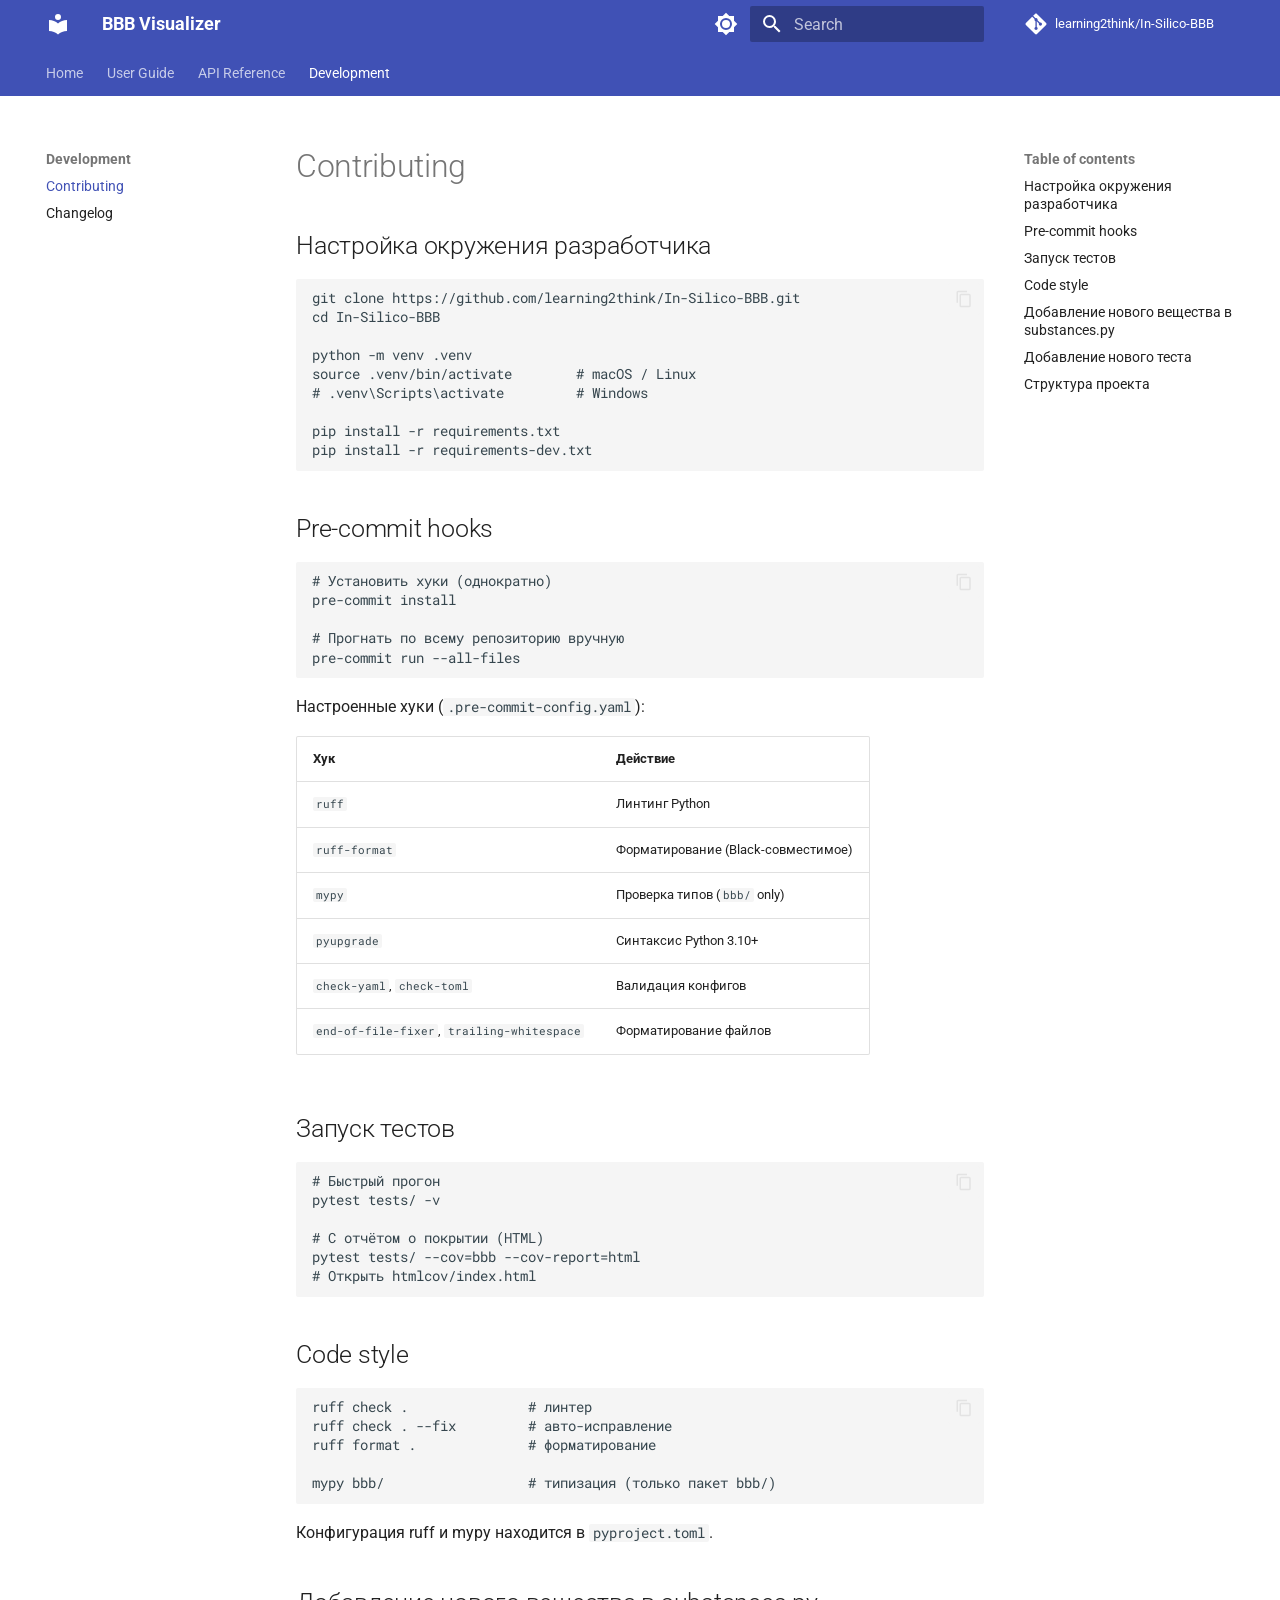
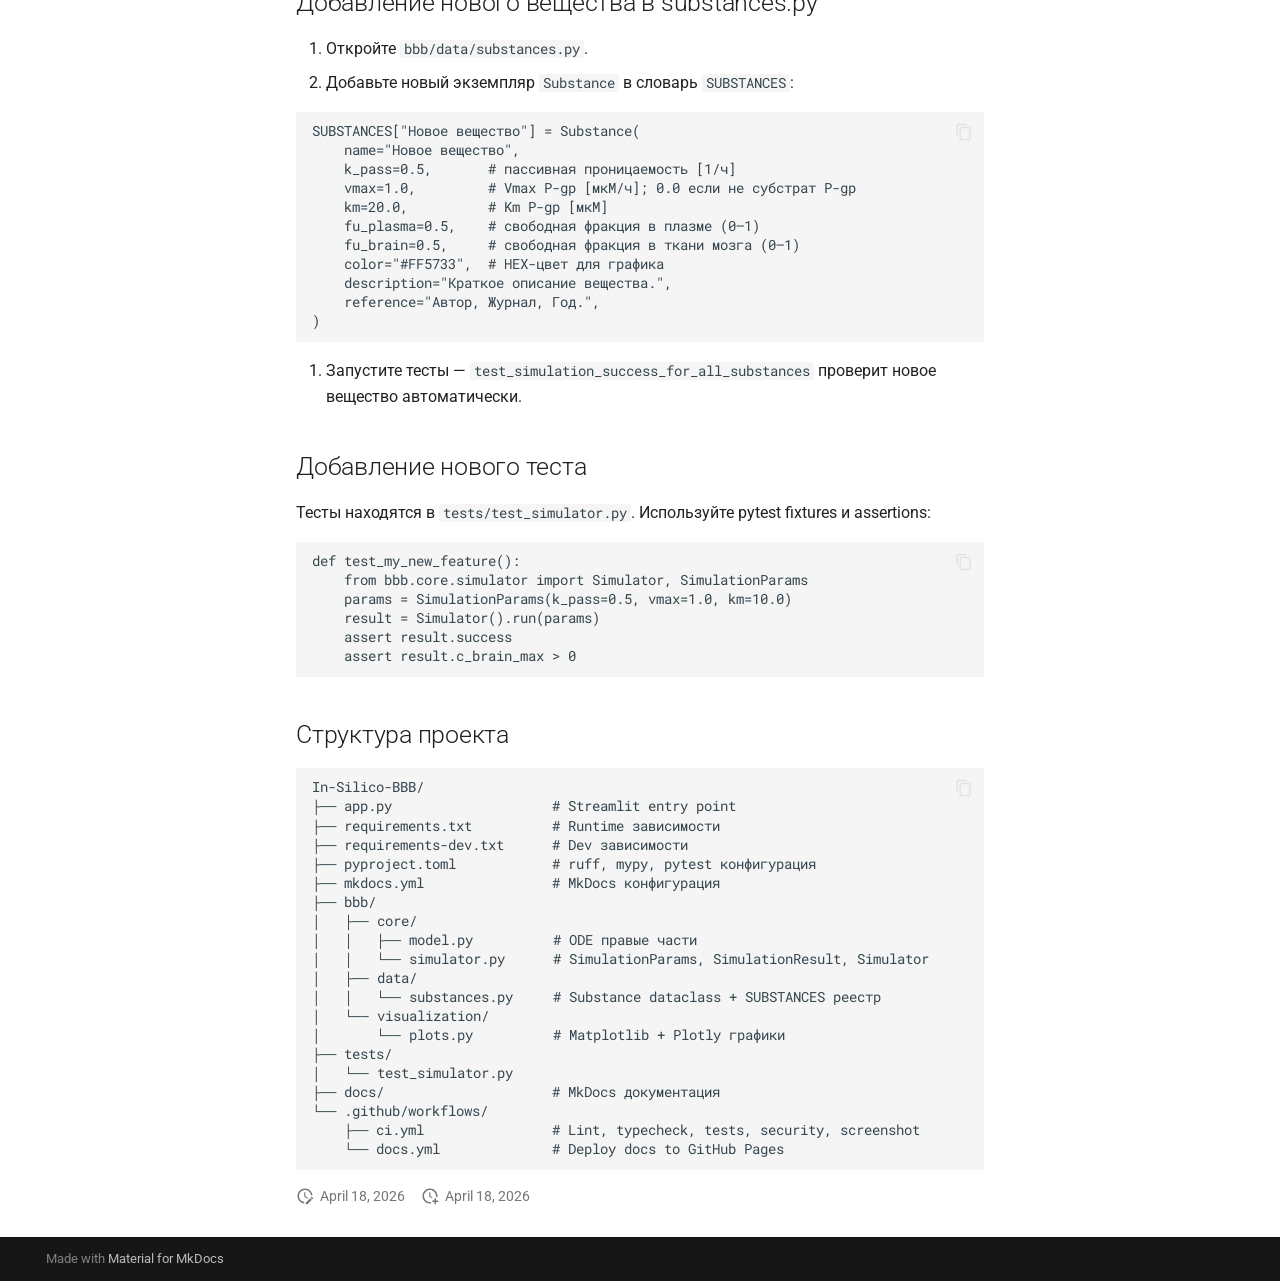
<file: dev/contributing/index.html>
<!doctype html>
<html lang="en" class="no-js">
  <head>
    
      <meta charset="utf-8">
      <meta name="viewport" content="width=device-width,initial-scale=1">
      
        <meta name="description" content="Blood-Brain Barrier concentration visualizer — two-compartment mechanistic simulator">
      
      
      
        <link rel="canonical" href="https://learning2think.github.io/In-Silico-BBB/dev/contributing/">
      
      
        <link rel="prev" href="../../api/substances/">
      
      
        <link rel="next" href="../changelog/">
      
      
        
      
      
      <link rel="icon" href="../../assets/images/favicon.png">
      <meta name="generator" content="mkdocs-1.6.1, mkdocs-material-9.7.6">
    
    
      
        <title>Contributing - BBB Visualizer</title>
      
    
    
      <link rel="stylesheet" href="../../assets/stylesheets/main.484c7ddc.min.css">
      
        
        <link rel="stylesheet" href="../../assets/stylesheets/palette.ab4e12ef.min.css">
      
      


    
    
      
    
    
      
        
        
        <link rel="preconnect" href="https://fonts.gstatic.com" crossorigin>
        <link rel="stylesheet" href="https://fonts.googleapis.com/css?family=Roboto:300,300i,400,400i,700,700i%7CRoboto+Mono:400,400i,700,700i&display=fallback">
        <style>:root{--md-text-font:"Roboto";--md-code-font:"Roboto Mono"}</style>
      
    
    
      <link rel="stylesheet" href="../../assets/_mkdocstrings.css">
    
    <script>__md_scope=new URL("../..",location),__md_hash=e=>[...e].reduce(((e,_)=>(e<<5)-e+_.charCodeAt(0)),0),__md_get=(e,_=localStorage,t=__md_scope)=>JSON.parse(_.getItem(t.pathname+"."+e)),__md_set=(e,_,t=localStorage,a=__md_scope)=>{try{t.setItem(a.pathname+"."+e,JSON.stringify(_))}catch(e){}}</script>
    
      

    
    
  </head>
  
  
    
    
      
    
    
    
    
    <body dir="ltr" data-md-color-scheme="default" data-md-color-primary="indigo" data-md-color-accent="indigo">
  
    
    <input class="md-toggle" data-md-toggle="drawer" type="checkbox" id="__drawer" autocomplete="off">
    <input class="md-toggle" data-md-toggle="search" type="checkbox" id="__search" autocomplete="off">
    <label class="md-overlay" for="__drawer"></label>
    <div data-md-component="skip">
      
        
        <a href="#contributing" class="md-skip">
          Skip to content
        </a>
      
    </div>
    <div data-md-component="announce">
      
    </div>
    
    
      

<header class="md-header" data-md-component="header">
  <nav class="md-header__inner md-grid" aria-label="Header">
    <a href="../.." title="BBB Visualizer" class="md-header__button md-logo" aria-label="BBB Visualizer" data-md-component="logo">
      
  
  <svg xmlns="http://www.w3.org/2000/svg" viewBox="0 0 24 24"><path d="M12 8a3 3 0 0 0 3-3 3 3 0 0 0-3-3 3 3 0 0 0-3 3 3 3 0 0 0 3 3m0 3.54C9.64 9.35 6.5 8 3 8v11c3.5 0 6.64 1.35 9 3.54 2.36-2.19 5.5-3.54 9-3.54V8c-3.5 0-6.64 1.35-9 3.54"/></svg>

    </a>
    <label class="md-header__button md-icon" for="__drawer">
      
      <svg xmlns="http://www.w3.org/2000/svg" viewBox="0 0 24 24"><path d="M3 6h18v2H3zm0 5h18v2H3zm0 5h18v2H3z"/></svg>
    </label>
    <div class="md-header__title" data-md-component="header-title">
      <div class="md-header__ellipsis">
        <div class="md-header__topic">
          <span class="md-ellipsis">
            BBB Visualizer
          </span>
        </div>
        <div class="md-header__topic" data-md-component="header-topic">
          <span class="md-ellipsis">
            
              Contributing
            
          </span>
        </div>
      </div>
    </div>
    
      
        <form class="md-header__option" data-md-component="palette">
  
    
    
    
    <input class="md-option" data-md-color-media="" data-md-color-scheme="default" data-md-color-primary="indigo" data-md-color-accent="indigo"  aria-label="Switch to dark mode"  type="radio" name="__palette" id="__palette_0">
    
      <label class="md-header__button md-icon" title="Switch to dark mode" for="__palette_1" hidden>
        <svg xmlns="http://www.w3.org/2000/svg" viewBox="0 0 24 24"><path d="M12 8a4 4 0 0 0-4 4 4 4 0 0 0 4 4 4 4 0 0 0 4-4 4 4 0 0 0-4-4m0 10a6 6 0 0 1-6-6 6 6 0 0 1 6-6 6 6 0 0 1 6 6 6 6 0 0 1-6 6m8-9.31V4h-4.69L12 .69 8.69 4H4v4.69L.69 12 4 15.31V20h4.69L12 23.31 15.31 20H20v-4.69L23.31 12z"/></svg>
      </label>
    
  
    
    
    
    <input class="md-option" data-md-color-media="" data-md-color-scheme="slate" data-md-color-primary="indigo" data-md-color-accent="indigo"  aria-label="Switch to light mode"  type="radio" name="__palette" id="__palette_1">
    
      <label class="md-header__button md-icon" title="Switch to light mode" for="__palette_0" hidden>
        <svg xmlns="http://www.w3.org/2000/svg" viewBox="0 0 24 24"><path d="M12 18c-.89 0-1.74-.2-2.5-.55C11.56 16.5 13 14.42 13 12s-1.44-4.5-3.5-5.45C10.26 6.2 11.11 6 12 6a6 6 0 0 1 6 6 6 6 0 0 1-6 6m8-9.31V4h-4.69L12 .69 8.69 4H4v4.69L.69 12 4 15.31V20h4.69L12 23.31 15.31 20H20v-4.69L23.31 12z"/></svg>
      </label>
    
  
</form>
      
    
    
      <script>var palette=__md_get("__palette");if(palette&&palette.color){if("(prefers-color-scheme)"===palette.color.media){var media=matchMedia("(prefers-color-scheme: light)"),input=document.querySelector(media.matches?"[data-md-color-media='(prefers-color-scheme: light)']":"[data-md-color-media='(prefers-color-scheme: dark)']");palette.color.media=input.getAttribute("data-md-color-media"),palette.color.scheme=input.getAttribute("data-md-color-scheme"),palette.color.primary=input.getAttribute("data-md-color-primary"),palette.color.accent=input.getAttribute("data-md-color-accent")}for(var[key,value]of Object.entries(palette.color))document.body.setAttribute("data-md-color-"+key,value)}</script>
    
    
    
      
      
        <label class="md-header__button md-icon" for="__search">
          
          <svg xmlns="http://www.w3.org/2000/svg" viewBox="0 0 24 24"><path d="M9.5 3A6.5 6.5 0 0 1 16 9.5c0 1.61-.59 3.09-1.56 4.23l.27.27h.79l5 5-1.5 1.5-5-5v-.79l-.27-.27A6.52 6.52 0 0 1 9.5 16 6.5 6.5 0 0 1 3 9.5 6.5 6.5 0 0 1 9.5 3m0 2C7 5 5 7 5 9.5S7 14 9.5 14 14 12 14 9.5 12 5 9.5 5"/></svg>
        </label>
        <div class="md-search" data-md-component="search" role="dialog">
  <label class="md-search__overlay" for="__search"></label>
  <div class="md-search__inner" role="search">
    <form class="md-search__form" name="search">
      <input type="text" class="md-search__input" name="query" aria-label="Search" placeholder="Search" autocapitalize="off" autocorrect="off" autocomplete="off" spellcheck="false" data-md-component="search-query" required>
      <label class="md-search__icon md-icon" for="__search">
        
        <svg xmlns="http://www.w3.org/2000/svg" viewBox="0 0 24 24"><path d="M9.5 3A6.5 6.5 0 0 1 16 9.5c0 1.61-.59 3.09-1.56 4.23l.27.27h.79l5 5-1.5 1.5-5-5v-.79l-.27-.27A6.52 6.52 0 0 1 9.5 16 6.5 6.5 0 0 1 3 9.5 6.5 6.5 0 0 1 9.5 3m0 2C7 5 5 7 5 9.5S7 14 9.5 14 14 12 14 9.5 12 5 9.5 5"/></svg>
        
        <svg xmlns="http://www.w3.org/2000/svg" viewBox="0 0 24 24"><path d="M20 11v2H8l5.5 5.5-1.42 1.42L4.16 12l7.92-7.92L13.5 5.5 8 11z"/></svg>
      </label>
      <nav class="md-search__options" aria-label="Search">
        
        <button type="reset" class="md-search__icon md-icon" title="Clear" aria-label="Clear" tabindex="-1">
          
          <svg xmlns="http://www.w3.org/2000/svg" viewBox="0 0 24 24"><path d="M19 6.41 17.59 5 12 10.59 6.41 5 5 6.41 10.59 12 5 17.59 6.41 19 12 13.41 17.59 19 19 17.59 13.41 12z"/></svg>
        </button>
      </nav>
      
    </form>
    <div class="md-search__output">
      <div class="md-search__scrollwrap" tabindex="0" data-md-scrollfix>
        <div class="md-search-result" data-md-component="search-result">
          <div class="md-search-result__meta">
            Initializing search
          </div>
          <ol class="md-search-result__list" role="presentation"></ol>
        </div>
      </div>
    </div>
  </div>
</div>
      
    
    
      <div class="md-header__source">
        <a href="https://github.com/learning2think/In-Silico-BBB" title="Go to repository" class="md-source" data-md-component="source">
  <div class="md-source__icon md-icon">
    
    <svg xmlns="http://www.w3.org/2000/svg" viewBox="0 0 448 512"><!--! Font Awesome Free 7.1.0 by @fontawesome - https://fontawesome.com License - https://fontawesome.com/license/free (Icons: CC BY 4.0, Fonts: SIL OFL 1.1, Code: MIT License) Copyright 2025 Fonticons, Inc.--><path d="M439.6 236.1 244 40.5c-5.4-5.5-12.8-8.5-20.4-8.5s-15 3-20.4 8.4L162.5 81l51.5 51.5c27.1-9.1 52.7 16.8 43.4 43.7l49.7 49.7c34.2-11.8 61.2 31 35.5 56.7-26.5 26.5-70.2-2.9-56-37.3L240.3 199v121.9c25.3 12.5 22.3 41.8 9.1 55-6.4 6.4-15.2 10.1-24.3 10.1s-17.8-3.6-24.3-10.1c-17.6-17.6-11.1-46.9 11.2-56v-123c-20.8-8.5-24.6-30.7-18.6-45L142.6 101 8.5 235.1C3 240.6 0 247.9 0 255.5s3 15 8.5 20.4l195.6 195.7c5.4 5.4 12.7 8.4 20.4 8.4s15-3 20.4-8.4l194.7-194.7c5.4-5.4 8.4-12.8 8.4-20.4s-3-15-8.4-20.4"/></svg>
  </div>
  <div class="md-source__repository">
    learning2think/In-Silico-BBB
  </div>
</a>
      </div>
    
  </nav>
  
</header>
    
    <div class="md-container" data-md-component="container">
      
      
        
          
            
<nav class="md-tabs" aria-label="Tabs" data-md-component="tabs">
  <div class="md-grid">
    <ul class="md-tabs__list">
      
        
  
  
  
  
    <li class="md-tabs__item">
      <a href="../.." class="md-tabs__link">
        
  
  
    
  
  Home

      </a>
    </li>
  

      
        
  
  
  
  
    
    
      <li class="md-tabs__item">
        <a href="../../guide/quickstart/" class="md-tabs__link">
          
  
  
  User Guide

        </a>
      </li>
    
  

      
        
  
  
  
  
    
    
      <li class="md-tabs__item">
        <a href="../../api/model/" class="md-tabs__link">
          
  
  
  API Reference

        </a>
      </li>
    
  

      
        
  
  
  
    
  
  
    
    
      <li class="md-tabs__item md-tabs__item--active">
        <a href="./" class="md-tabs__link">
          
  
  
  Development

        </a>
      </li>
    
  

      
    </ul>
  </div>
</nav>
          
        
      
      <main class="md-main" data-md-component="main">
        <div class="md-main__inner md-grid">
          
            
              
              <div class="md-sidebar md-sidebar--primary" data-md-component="sidebar" data-md-type="navigation" >
                <div class="md-sidebar__scrollwrap">
                  <div class="md-sidebar__inner">
                    


  


<nav class="md-nav md-nav--primary md-nav--lifted" aria-label="Navigation" data-md-level="0">
  <label class="md-nav__title" for="__drawer">
    <a href="../.." title="BBB Visualizer" class="md-nav__button md-logo" aria-label="BBB Visualizer" data-md-component="logo">
      
  
  <svg xmlns="http://www.w3.org/2000/svg" viewBox="0 0 24 24"><path d="M12 8a3 3 0 0 0 3-3 3 3 0 0 0-3-3 3 3 0 0 0-3 3 3 3 0 0 0 3 3m0 3.54C9.64 9.35 6.5 8 3 8v11c3.5 0 6.64 1.35 9 3.54 2.36-2.19 5.5-3.54 9-3.54V8c-3.5 0-6.64 1.35-9 3.54"/></svg>

    </a>
    BBB Visualizer
  </label>
  
    <div class="md-nav__source">
      <a href="https://github.com/learning2think/In-Silico-BBB" title="Go to repository" class="md-source" data-md-component="source">
  <div class="md-source__icon md-icon">
    
    <svg xmlns="http://www.w3.org/2000/svg" viewBox="0 0 448 512"><!--! Font Awesome Free 7.1.0 by @fontawesome - https://fontawesome.com License - https://fontawesome.com/license/free (Icons: CC BY 4.0, Fonts: SIL OFL 1.1, Code: MIT License) Copyright 2025 Fonticons, Inc.--><path d="M439.6 236.1 244 40.5c-5.4-5.5-12.8-8.5-20.4-8.5s-15 3-20.4 8.4L162.5 81l51.5 51.5c27.1-9.1 52.7 16.8 43.4 43.7l49.7 49.7c34.2-11.8 61.2 31 35.5 56.7-26.5 26.5-70.2-2.9-56-37.3L240.3 199v121.9c25.3 12.5 22.3 41.8 9.1 55-6.4 6.4-15.2 10.1-24.3 10.1s-17.8-3.6-24.3-10.1c-17.6-17.6-11.1-46.9 11.2-56v-123c-20.8-8.5-24.6-30.7-18.6-45L142.6 101 8.5 235.1C3 240.6 0 247.9 0 255.5s3 15 8.5 20.4l195.6 195.7c5.4 5.4 12.7 8.4 20.4 8.4s15-3 20.4-8.4l194.7-194.7c5.4-5.4 8.4-12.8 8.4-20.4s-3-15-8.4-20.4"/></svg>
  </div>
  <div class="md-source__repository">
    learning2think/In-Silico-BBB
  </div>
</a>
    </div>
  
  <ul class="md-nav__list" data-md-scrollfix>
    
      
      
  
  
  
  
    <li class="md-nav__item">
      <a href="../.." class="md-nav__link">
        
  
  
  <span class="md-ellipsis">
    
  
    Home
  

    
  </span>
  
  

      </a>
    </li>
  

    
      
      
  
  
  
  
    
    
    
    
      
      
        
      
    
    
    <li class="md-nav__item md-nav__item--nested">
      
        
        
        <input class="md-nav__toggle md-toggle " type="checkbox" id="__nav_2" >
        
          
          <label class="md-nav__link" for="__nav_2" id="__nav_2_label" tabindex="0">
            
  
  
  <span class="md-ellipsis">
    
  
    User Guide
  

    
  </span>
  
  

            <span class="md-nav__icon md-icon"></span>
          </label>
        
        <nav class="md-nav" data-md-level="1" aria-labelledby="__nav_2_label" aria-expanded="false">
          <label class="md-nav__title" for="__nav_2">
            <span class="md-nav__icon md-icon"></span>
            
  
    User Guide
  

          </label>
          <ul class="md-nav__list" data-md-scrollfix>
            
              
                
  
  
  
  
    <li class="md-nav__item">
      <a href="../../guide/quickstart/" class="md-nav__link">
        
  
  
  <span class="md-ellipsis">
    
  
    Quickstart
  

    
  </span>
  
  

      </a>
    </li>
  

              
            
              
                
  
  
  
  
    <li class="md-nav__item">
      <a href="../../guide/parameters/" class="md-nav__link">
        
  
  
  <span class="md-ellipsis">
    
  
    Parameters
  

    
  </span>
  
  

      </a>
    </li>
  

              
            
              
                
  
  
  
  
    <li class="md-nav__item">
      <a href="../../guide/charts/" class="md-nav__link">
        
  
  
  <span class="md-ellipsis">
    
  
    Interpreting Charts
  

    
  </span>
  
  

      </a>
    </li>
  

              
            
          </ul>
        </nav>
      
    </li>
  

    
      
      
  
  
  
  
    
    
    
    
      
      
        
      
    
    
    <li class="md-nav__item md-nav__item--nested">
      
        
        
        <input class="md-nav__toggle md-toggle " type="checkbox" id="__nav_3" >
        
          
          <label class="md-nav__link" for="__nav_3" id="__nav_3_label" tabindex="0">
            
  
  
  <span class="md-ellipsis">
    
  
    API Reference
  

    
  </span>
  
  

            <span class="md-nav__icon md-icon"></span>
          </label>
        
        <nav class="md-nav" data-md-level="1" aria-labelledby="__nav_3_label" aria-expanded="false">
          <label class="md-nav__title" for="__nav_3">
            <span class="md-nav__icon md-icon"></span>
            
  
    API Reference
  

          </label>
          <ul class="md-nav__list" data-md-scrollfix>
            
              
                
  
  
  
  
    <li class="md-nav__item">
      <a href="../../api/model/" class="md-nav__link">
        
  
  
  <span class="md-ellipsis">
    
  
    Model
  

    
  </span>
  
  

      </a>
    </li>
  

              
            
              
                
  
  
  
  
    <li class="md-nav__item">
      <a href="../../api/simulator/" class="md-nav__link">
        
  
  
  <span class="md-ellipsis">
    
  
    Simulator
  

    
  </span>
  
  

      </a>
    </li>
  

              
            
              
                
  
  
  
  
    <li class="md-nav__item">
      <a href="../../api/plots/" class="md-nav__link">
        
  
  
  <span class="md-ellipsis">
    
  
    Plots
  

    
  </span>
  
  

      </a>
    </li>
  

              
            
              
                
  
  
  
  
    <li class="md-nav__item">
      <a href="../../api/substances/" class="md-nav__link">
        
  
  
  <span class="md-ellipsis">
    
  
    Substances
  

    
  </span>
  
  

      </a>
    </li>
  

              
            
          </ul>
        </nav>
      
    </li>
  

    
      
      
  
  
    
  
  
  
    
    
    
    
      
        
        
      
      
        
      
    
    
    <li class="md-nav__item md-nav__item--active md-nav__item--section md-nav__item--nested">
      
        
        
        <input class="md-nav__toggle md-toggle " type="checkbox" id="__nav_4" checked>
        
          
          <label class="md-nav__link" for="__nav_4" id="__nav_4_label" tabindex="">
            
  
  
  <span class="md-ellipsis">
    
  
    Development
  

    
  </span>
  
  

            <span class="md-nav__icon md-icon"></span>
          </label>
        
        <nav class="md-nav" data-md-level="1" aria-labelledby="__nav_4_label" aria-expanded="true">
          <label class="md-nav__title" for="__nav_4">
            <span class="md-nav__icon md-icon"></span>
            
  
    Development
  

          </label>
          <ul class="md-nav__list" data-md-scrollfix>
            
              
                
  
  
    
  
  
  
    <li class="md-nav__item md-nav__item--active">
      
      <input class="md-nav__toggle md-toggle" type="checkbox" id="__toc">
      
      
        
      
      
        <label class="md-nav__link md-nav__link--active" for="__toc">
          
  
  
  <span class="md-ellipsis">
    
  
    Contributing
  

    
  </span>
  
  

          <span class="md-nav__icon md-icon"></span>
        </label>
      
      <a href="./" class="md-nav__link md-nav__link--active">
        
  
  
  <span class="md-ellipsis">
    
  
    Contributing
  

    
  </span>
  
  

      </a>
      
        

<nav class="md-nav md-nav--secondary" aria-label="Table of contents">
  
  
  
    
  
  
    <label class="md-nav__title" for="__toc">
      <span class="md-nav__icon md-icon"></span>
      Table of contents
    </label>
    <ul class="md-nav__list" data-md-component="toc" data-md-scrollfix>
      
        <li class="md-nav__item">
  <a href="#_1" class="md-nav__link">
    <span class="md-ellipsis">
      
        Настройка окружения разработчика
      
    </span>
  </a>
  
</li>
      
        <li class="md-nav__item">
  <a href="#pre-commit-hooks" class="md-nav__link">
    <span class="md-ellipsis">
      
        Pre-commit hooks
      
    </span>
  </a>
  
</li>
      
        <li class="md-nav__item">
  <a href="#_2" class="md-nav__link">
    <span class="md-ellipsis">
      
        Запуск тестов
      
    </span>
  </a>
  
</li>
      
        <li class="md-nav__item">
  <a href="#code-style" class="md-nav__link">
    <span class="md-ellipsis">
      
        Code style
      
    </span>
  </a>
  
</li>
      
        <li class="md-nav__item">
  <a href="#substancespy" class="md-nav__link">
    <span class="md-ellipsis">
      
        Добавление нового вещества в substances.py
      
    </span>
  </a>
  
</li>
      
        <li class="md-nav__item">
  <a href="#_3" class="md-nav__link">
    <span class="md-ellipsis">
      
        Добавление нового теста
      
    </span>
  </a>
  
</li>
      
        <li class="md-nav__item">
  <a href="#_4" class="md-nav__link">
    <span class="md-ellipsis">
      
        Структура проекта
      
    </span>
  </a>
  
</li>
      
    </ul>
  
</nav>
      
    </li>
  

              
            
              
                
  
  
  
  
    <li class="md-nav__item">
      <a href="../changelog/" class="md-nav__link">
        
  
  
  <span class="md-ellipsis">
    
  
    Changelog
  

    
  </span>
  
  

      </a>
    </li>
  

              
            
          </ul>
        </nav>
      
    </li>
  

    
  </ul>
</nav>
                  </div>
                </div>
              </div>
            
            
              
              <div class="md-sidebar md-sidebar--secondary" data-md-component="sidebar" data-md-type="toc" >
                <div class="md-sidebar__scrollwrap">
                  <div class="md-sidebar__inner">
                    

<nav class="md-nav md-nav--secondary" aria-label="Table of contents">
  
  
  
    
  
  
    <label class="md-nav__title" for="__toc">
      <span class="md-nav__icon md-icon"></span>
      Table of contents
    </label>
    <ul class="md-nav__list" data-md-component="toc" data-md-scrollfix>
      
        <li class="md-nav__item">
  <a href="#_1" class="md-nav__link">
    <span class="md-ellipsis">
      
        Настройка окружения разработчика
      
    </span>
  </a>
  
</li>
      
        <li class="md-nav__item">
  <a href="#pre-commit-hooks" class="md-nav__link">
    <span class="md-ellipsis">
      
        Pre-commit hooks
      
    </span>
  </a>
  
</li>
      
        <li class="md-nav__item">
  <a href="#_2" class="md-nav__link">
    <span class="md-ellipsis">
      
        Запуск тестов
      
    </span>
  </a>
  
</li>
      
        <li class="md-nav__item">
  <a href="#code-style" class="md-nav__link">
    <span class="md-ellipsis">
      
        Code style
      
    </span>
  </a>
  
</li>
      
        <li class="md-nav__item">
  <a href="#substancespy" class="md-nav__link">
    <span class="md-ellipsis">
      
        Добавление нового вещества в substances.py
      
    </span>
  </a>
  
</li>
      
        <li class="md-nav__item">
  <a href="#_3" class="md-nav__link">
    <span class="md-ellipsis">
      
        Добавление нового теста
      
    </span>
  </a>
  
</li>
      
        <li class="md-nav__item">
  <a href="#_4" class="md-nav__link">
    <span class="md-ellipsis">
      
        Структура проекта
      
    </span>
  </a>
  
</li>
      
    </ul>
  
</nav>
                  </div>
                </div>
              </div>
            
          
          
            <div class="md-content" data-md-component="content">
              
              <article class="md-content__inner md-typeset">
                
                  


  
  


<h1 id="contributing">Contributing</h1>
<h2 id="_1">Настройка окружения разработчика</h2>
<pre><code class="language-bash">git clone https://github.com/learning2think/In-Silico-BBB.git
cd In-Silico-BBB

python -m venv .venv
source .venv/bin/activate        # macOS / Linux
# .venv\Scripts\activate         # Windows

pip install -r requirements.txt
pip install -r requirements-dev.txt
</code></pre>
<h2 id="pre-commit-hooks">Pre-commit hooks</h2>
<pre><code class="language-bash"># Установить хуки (однократно)
pre-commit install

# Прогнать по всему репозиторию вручную
pre-commit run --all-files
</code></pre>
<p>Настроенные хуки (<code>.pre-commit-config.yaml</code>):</p>
<table>
<thead>
<tr>
<th>Хук</th>
<th>Действие</th>
</tr>
</thead>
<tbody>
<tr>
<td><code>ruff</code></td>
<td>Линтинг Python</td>
</tr>
<tr>
<td><code>ruff-format</code></td>
<td>Форматирование (Black-совместимое)</td>
</tr>
<tr>
<td><code>mypy</code></td>
<td>Проверка типов (<code>bbb/</code> only)</td>
</tr>
<tr>
<td><code>pyupgrade</code></td>
<td>Синтаксис Python 3.10+</td>
</tr>
<tr>
<td><code>check-yaml</code>, <code>check-toml</code></td>
<td>Валидация конфигов</td>
</tr>
<tr>
<td><code>end-of-file-fixer</code>, <code>trailing-whitespace</code></td>
<td>Форматирование файлов</td>
</tr>
</tbody>
</table>
<h2 id="_2">Запуск тестов</h2>
<pre><code class="language-bash"># Быстрый прогон
pytest tests/ -v

# С отчётом о покрытии (HTML)
pytest tests/ --cov=bbb --cov-report=html
# Открыть htmlcov/index.html
</code></pre>
<h2 id="code-style">Code style</h2>
<pre><code class="language-bash">ruff check .               # линтер
ruff check . --fix         # авто-исправление
ruff format .              # форматирование

mypy bbb/                  # типизация (только пакет bbb/)
</code></pre>
<p>Конфигурация ruff и mypy находится в <code>pyproject.toml</code>.</p>
<h2 id="substancespy">Добавление нового вещества в substances.py</h2>
<ol>
<li>Откройте <code>bbb/data/substances.py</code>.</li>
<li>Добавьте новый экземпляр <code>Substance</code> в словарь <code>SUBSTANCES</code>:</li>
</ol>
<pre><code class="language-python">SUBSTANCES[&quot;Новое вещество&quot;] = Substance(
    name=&quot;Новое вещество&quot;,
    k_pass=0.5,       # пассивная проницаемость [1/ч]
    vmax=1.0,         # Vmax P-gp [мкМ/ч]; 0.0 если не субстрат P-gp
    km=20.0,          # Km P-gp [мкМ]
    fu_plasma=0.5,    # свободная фракция в плазме (0–1)
    fu_brain=0.5,     # свободная фракция в ткани мозга (0–1)
    color=&quot;#FF5733&quot;,  # HEX-цвет для графика
    description=&quot;Краткое описание вещества.&quot;,
    reference=&quot;Автор, Журнал, Год.&quot;,
)
</code></pre>
<ol>
<li>Запустите тесты — <code>test_simulation_success_for_all_substances</code> проверит новое вещество автоматически.</li>
</ol>
<h2 id="_3">Добавление нового теста</h2>
<p>Тесты находятся в <code>tests/test_simulator.py</code>. Используйте pytest fixtures и assertions:</p>
<pre><code class="language-python">def test_my_new_feature():
    from bbb.core.simulator import Simulator, SimulationParams
    params = SimulationParams(k_pass=0.5, vmax=1.0, km=10.0)
    result = Simulator().run(params)
    assert result.success
    assert result.c_brain_max &gt; 0
</code></pre>
<h2 id="_4">Структура проекта</h2>
<pre><code>In-Silico-BBB/
├── app.py                    # Streamlit entry point
├── requirements.txt          # Runtime зависимости
├── requirements-dev.txt      # Dev зависимости
├── pyproject.toml            # ruff, mypy, pytest конфигурация
├── mkdocs.yml                # MkDocs конфигурация
├── bbb/
│   ├── core/
│   │   ├── model.py          # ODE правые части
│   │   └── simulator.py      # SimulationParams, SimulationResult, Simulator
│   ├── data/
│   │   └── substances.py     # Substance dataclass + SUBSTANCES реестр
│   └── visualization/
│       └── plots.py          # Matplotlib + Plotly графики
├── tests/
│   └── test_simulator.py
├── docs/                     # MkDocs документация
└── .github/workflows/
    ├── ci.yml                # Lint, typecheck, tests, security, screenshot
    └── docs.yml              # Deploy docs to GitHub Pages
</code></pre>







  
    
  
  
    
  


  <aside class="md-source-file">
    
      
  <span class="md-source-file__fact">
    <span class="md-icon" title="Last update">
      <svg xmlns="http://www.w3.org/2000/svg" viewBox="0 0 24 24"><path d="M21 13.1c-.1 0-.3.1-.4.2l-1 1 2.1 2.1 1-1c.2-.2.2-.6 0-.8l-1.3-1.3c-.1-.1-.2-.2-.4-.2m-1.9 1.8-6.1 6V23h2.1l6.1-6.1zM12.5 7v5.2l4 2.4-1 1L11 13V7zM11 21.9c-5.1-.5-9-4.8-9-9.9C2 6.5 6.5 2 12 2c5.3 0 9.6 4.1 10 9.3-.3-.1-.6-.2-1-.2s-.7.1-1 .2C19.6 7.2 16.2 4 12 4c-4.4 0-8 3.6-8 8 0 4.1 3.1 7.5 7.1 7.9l-.1.2z"/></svg>
    </span>
    <span class="git-revision-date-localized-plugin git-revision-date-localized-plugin-date" title="April 18, 2026 02:47:40 UTC">April 18, 2026</span>
  </span>

    
    
      
  <span class="md-source-file__fact">
    <span class="md-icon" title="Created">
      <svg xmlns="http://www.w3.org/2000/svg" viewBox="0 0 24 24"><path d="M14.47 15.08 11 13V7h1.5v5.25l3.08 1.83c-.41.28-.79.62-1.11 1m-1.39 4.84c-.36.05-.71.08-1.08.08-4.42 0-8-3.58-8-8s3.58-8 8-8 8 3.58 8 8c0 .37-.03.72-.08 1.08.69.1 1.33.32 1.92.64.1-.56.16-1.13.16-1.72 0-5.5-4.5-10-10-10S2 6.5 2 12s4.47 10 10 10c.59 0 1.16-.06 1.72-.16-.32-.59-.54-1.23-.64-1.92M18 15v3h-3v2h3v3h2v-3h3v-2h-3v-3z"/></svg>
    </span>
    <span class="git-revision-date-localized-plugin git-revision-date-localized-plugin-date" title="April 18, 2026 02:47:40 UTC">April 18, 2026</span>
  </span>

    
    
    
  </aside>





                
              </article>
            </div>
          
          
<script>var target=document.getElementById(location.hash.slice(1));target&&target.name&&(target.checked=target.name.startsWith("__tabbed_"))</script>
        </div>
        
          <button type="button" class="md-top md-icon" data-md-component="top" hidden>
  
  <svg xmlns="http://www.w3.org/2000/svg" viewBox="0 0 24 24"><path d="M13 20h-2V8l-5.5 5.5-1.42-1.42L12 4.16l7.92 7.92-1.42 1.42L13 8z"/></svg>
  Back to top
</button>
        
      </main>
      
        <footer class="md-footer">
  
  <div class="md-footer-meta md-typeset">
    <div class="md-footer-meta__inner md-grid">
      <div class="md-copyright">
  
  
    Made with
    <a href="https://squidfunk.github.io/mkdocs-material/" target="_blank" rel="noopener">
      Material for MkDocs
    </a>
  
</div>
      
    </div>
  </div>
</footer>
      
    </div>
    <div class="md-dialog" data-md-component="dialog">
      <div class="md-dialog__inner md-typeset"></div>
    </div>
    
    
    
      
      
      <script id="__config" type="application/json">{"annotate": null, "base": "../..", "features": ["navigation.tabs", "navigation.sections", "navigation.top", "search.highlight", "content.code.copy"], "search": "../../assets/javascripts/workers/search.2c215733.min.js", "tags": null, "translations": {"clipboard.copied": "Copied to clipboard", "clipboard.copy": "Copy to clipboard", "search.result.more.one": "1 more on this page", "search.result.more.other": "# more on this page", "search.result.none": "No matching documents", "search.result.one": "1 matching document", "search.result.other": "# matching documents", "search.result.placeholder": "Type to start searching", "search.result.term.missing": "Missing", "select.version": "Select version"}, "version": null}</script>
    
    
      <script src="../../assets/javascripts/bundle.79ae519e.min.js"></script>
      
    
  </body>
</html>
</file>
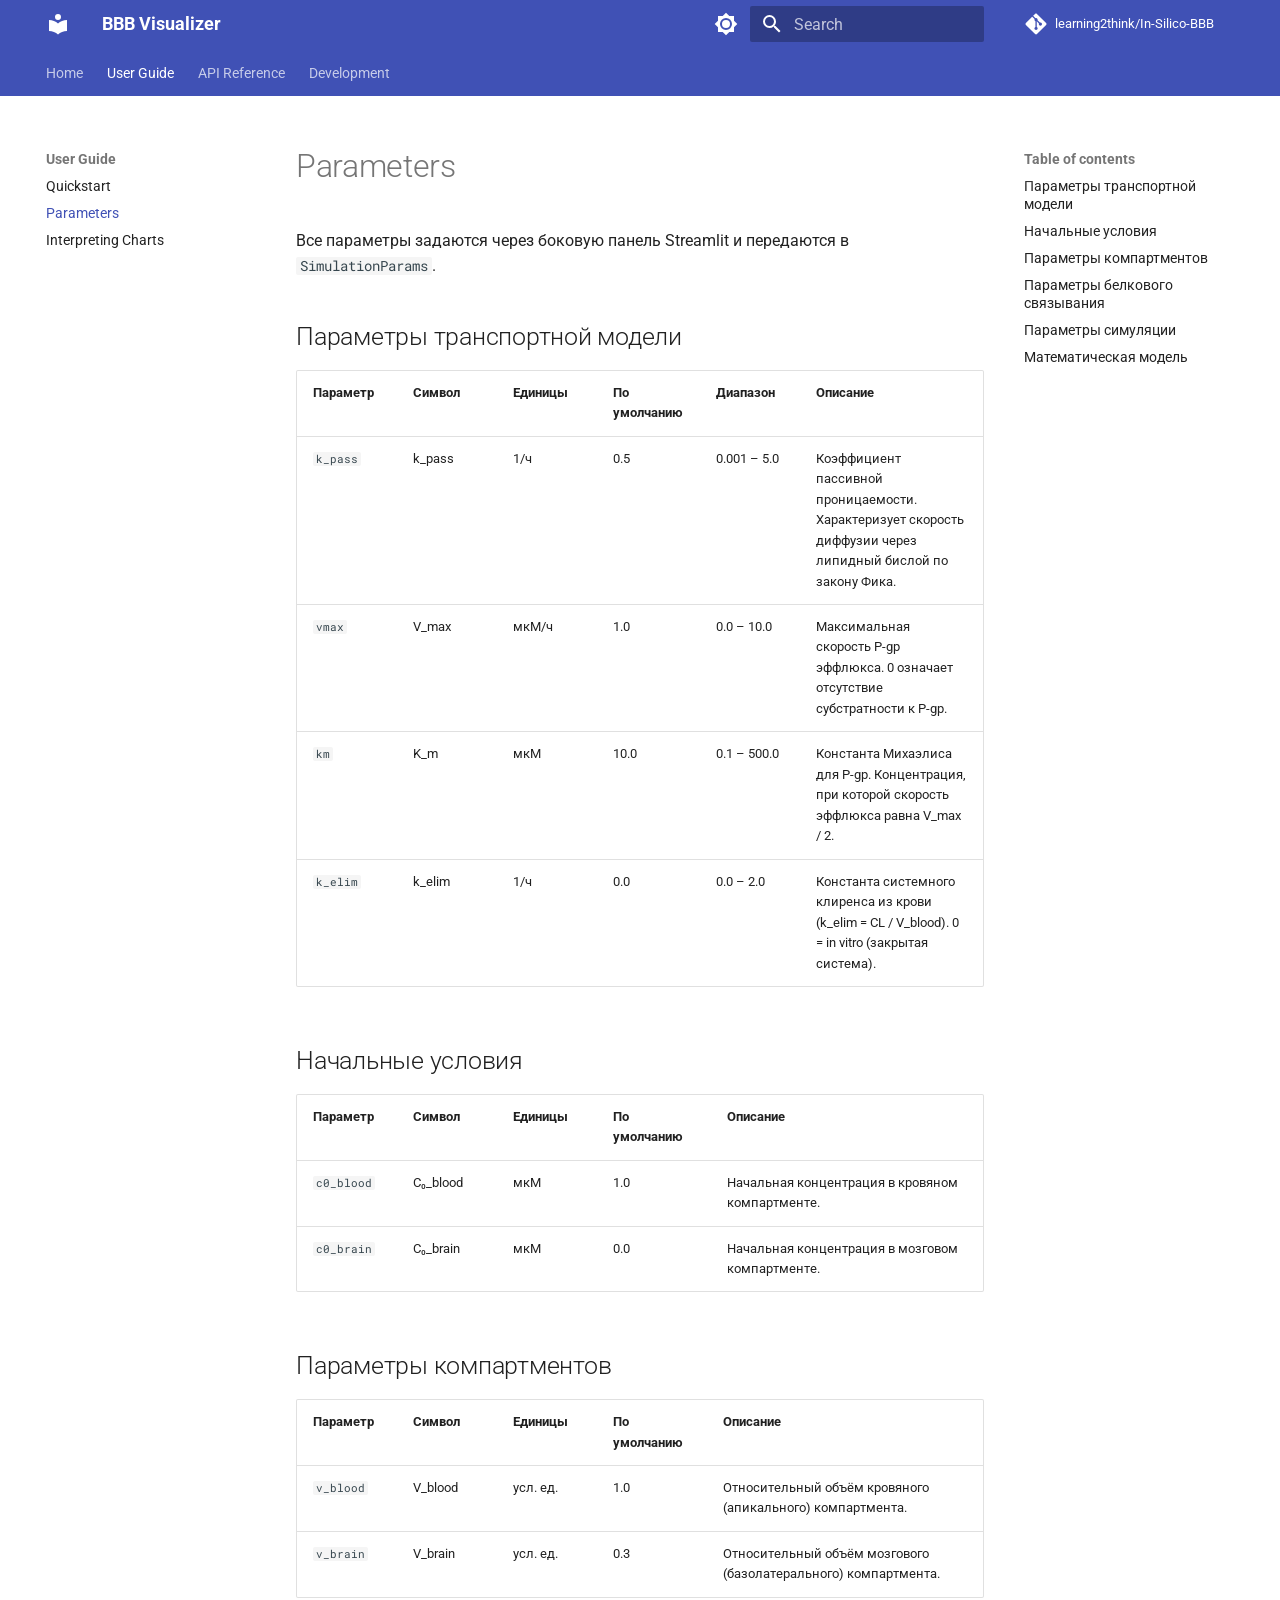
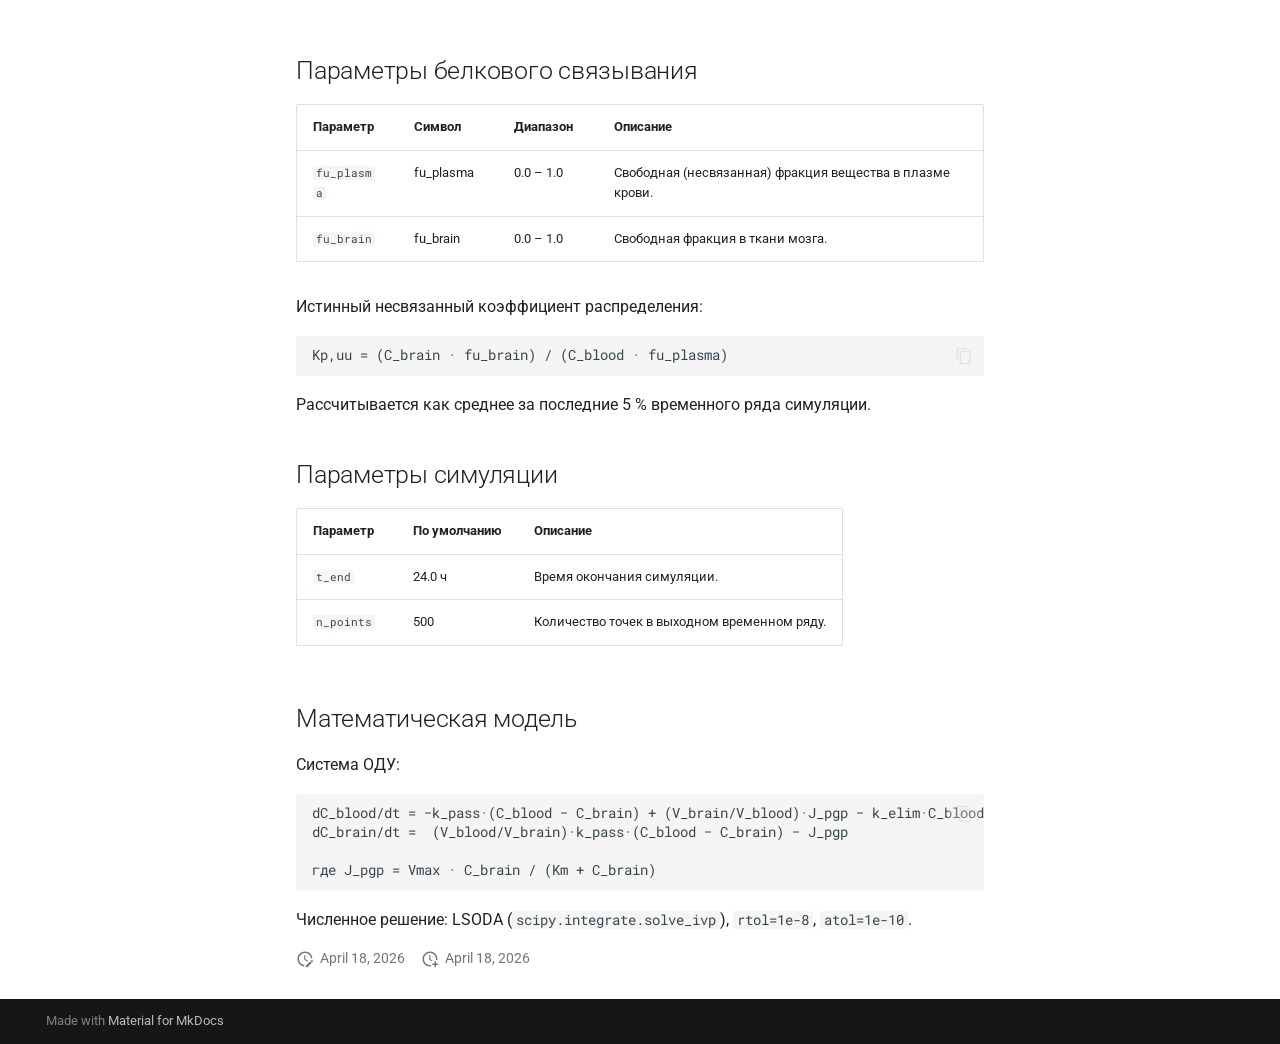
<file: guide/parameters/index.html>
<!doctype html>
<html lang="en" class="no-js">
  <head>
    
      <meta charset="utf-8">
      <meta name="viewport" content="width=device-width,initial-scale=1">
      
        <meta name="description" content="Blood-Brain Barrier concentration visualizer — two-compartment mechanistic simulator">
      
      
      
        <link rel="canonical" href="https://learning2think.github.io/In-Silico-BBB/guide/parameters/">
      
      
        <link rel="prev" href="../quickstart/">
      
      
        <link rel="next" href="../charts/">
      
      
        
      
      
      <link rel="icon" href="../../assets/images/favicon.png">
      <meta name="generator" content="mkdocs-1.6.1, mkdocs-material-9.7.6">
    
    
      
        <title>Parameters - BBB Visualizer</title>
      
    
    
      <link rel="stylesheet" href="../../assets/stylesheets/main.484c7ddc.min.css">
      
        
        <link rel="stylesheet" href="../../assets/stylesheets/palette.ab4e12ef.min.css">
      
      


    
    
      
    
    
      
        
        
        <link rel="preconnect" href="https://fonts.gstatic.com" crossorigin>
        <link rel="stylesheet" href="https://fonts.googleapis.com/css?family=Roboto:300,300i,400,400i,700,700i%7CRoboto+Mono:400,400i,700,700i&display=fallback">
        <style>:root{--md-text-font:"Roboto";--md-code-font:"Roboto Mono"}</style>
      
    
    
      <link rel="stylesheet" href="../../assets/_mkdocstrings.css">
    
    <script>__md_scope=new URL("../..",location),__md_hash=e=>[...e].reduce(((e,_)=>(e<<5)-e+_.charCodeAt(0)),0),__md_get=(e,_=localStorage,t=__md_scope)=>JSON.parse(_.getItem(t.pathname+"."+e)),__md_set=(e,_,t=localStorage,a=__md_scope)=>{try{t.setItem(a.pathname+"."+e,JSON.stringify(_))}catch(e){}}</script>
    
      

    
    
  </head>
  
  
    
    
      
    
    
    
    
    <body dir="ltr" data-md-color-scheme="default" data-md-color-primary="indigo" data-md-color-accent="indigo">
  
    
    <input class="md-toggle" data-md-toggle="drawer" type="checkbox" id="__drawer" autocomplete="off">
    <input class="md-toggle" data-md-toggle="search" type="checkbox" id="__search" autocomplete="off">
    <label class="md-overlay" for="__drawer"></label>
    <div data-md-component="skip">
      
        
        <a href="#parameters" class="md-skip">
          Skip to content
        </a>
      
    </div>
    <div data-md-component="announce">
      
    </div>
    
    
      

<header class="md-header" data-md-component="header">
  <nav class="md-header__inner md-grid" aria-label="Header">
    <a href="../.." title="BBB Visualizer" class="md-header__button md-logo" aria-label="BBB Visualizer" data-md-component="logo">
      
  
  <svg xmlns="http://www.w3.org/2000/svg" viewBox="0 0 24 24"><path d="M12 8a3 3 0 0 0 3-3 3 3 0 0 0-3-3 3 3 0 0 0-3 3 3 3 0 0 0 3 3m0 3.54C9.64 9.35 6.5 8 3 8v11c3.5 0 6.64 1.35 9 3.54 2.36-2.19 5.5-3.54 9-3.54V8c-3.5 0-6.64 1.35-9 3.54"/></svg>

    </a>
    <label class="md-header__button md-icon" for="__drawer">
      
      <svg xmlns="http://www.w3.org/2000/svg" viewBox="0 0 24 24"><path d="M3 6h18v2H3zm0 5h18v2H3zm0 5h18v2H3z"/></svg>
    </label>
    <div class="md-header__title" data-md-component="header-title">
      <div class="md-header__ellipsis">
        <div class="md-header__topic">
          <span class="md-ellipsis">
            BBB Visualizer
          </span>
        </div>
        <div class="md-header__topic" data-md-component="header-topic">
          <span class="md-ellipsis">
            
              Parameters
            
          </span>
        </div>
      </div>
    </div>
    
      
        <form class="md-header__option" data-md-component="palette">
  
    
    
    
    <input class="md-option" data-md-color-media="" data-md-color-scheme="default" data-md-color-primary="indigo" data-md-color-accent="indigo"  aria-label="Switch to dark mode"  type="radio" name="__palette" id="__palette_0">
    
      <label class="md-header__button md-icon" title="Switch to dark mode" for="__palette_1" hidden>
        <svg xmlns="http://www.w3.org/2000/svg" viewBox="0 0 24 24"><path d="M12 8a4 4 0 0 0-4 4 4 4 0 0 0 4 4 4 4 0 0 0 4-4 4 4 0 0 0-4-4m0 10a6 6 0 0 1-6-6 6 6 0 0 1 6-6 6 6 0 0 1 6 6 6 6 0 0 1-6 6m8-9.31V4h-4.69L12 .69 8.69 4H4v4.69L.69 12 4 15.31V20h4.69L12 23.31 15.31 20H20v-4.69L23.31 12z"/></svg>
      </label>
    
  
    
    
    
    <input class="md-option" data-md-color-media="" data-md-color-scheme="slate" data-md-color-primary="indigo" data-md-color-accent="indigo"  aria-label="Switch to light mode"  type="radio" name="__palette" id="__palette_1">
    
      <label class="md-header__button md-icon" title="Switch to light mode" for="__palette_0" hidden>
        <svg xmlns="http://www.w3.org/2000/svg" viewBox="0 0 24 24"><path d="M12 18c-.89 0-1.74-.2-2.5-.55C11.56 16.5 13 14.42 13 12s-1.44-4.5-3.5-5.45C10.26 6.2 11.11 6 12 6a6 6 0 0 1 6 6 6 6 0 0 1-6 6m8-9.31V4h-4.69L12 .69 8.69 4H4v4.69L.69 12 4 15.31V20h4.69L12 23.31 15.31 20H20v-4.69L23.31 12z"/></svg>
      </label>
    
  
</form>
      
    
    
      <script>var palette=__md_get("__palette");if(palette&&palette.color){if("(prefers-color-scheme)"===palette.color.media){var media=matchMedia("(prefers-color-scheme: light)"),input=document.querySelector(media.matches?"[data-md-color-media='(prefers-color-scheme: light)']":"[data-md-color-media='(prefers-color-scheme: dark)']");palette.color.media=input.getAttribute("data-md-color-media"),palette.color.scheme=input.getAttribute("data-md-color-scheme"),palette.color.primary=input.getAttribute("data-md-color-primary"),palette.color.accent=input.getAttribute("data-md-color-accent")}for(var[key,value]of Object.entries(palette.color))document.body.setAttribute("data-md-color-"+key,value)}</script>
    
    
    
      
      
        <label class="md-header__button md-icon" for="__search">
          
          <svg xmlns="http://www.w3.org/2000/svg" viewBox="0 0 24 24"><path d="M9.5 3A6.5 6.5 0 0 1 16 9.5c0 1.61-.59 3.09-1.56 4.23l.27.27h.79l5 5-1.5 1.5-5-5v-.79l-.27-.27A6.52 6.52 0 0 1 9.5 16 6.5 6.5 0 0 1 3 9.5 6.5 6.5 0 0 1 9.5 3m0 2C7 5 5 7 5 9.5S7 14 9.5 14 14 12 14 9.5 12 5 9.5 5"/></svg>
        </label>
        <div class="md-search" data-md-component="search" role="dialog">
  <label class="md-search__overlay" for="__search"></label>
  <div class="md-search__inner" role="search">
    <form class="md-search__form" name="search">
      <input type="text" class="md-search__input" name="query" aria-label="Search" placeholder="Search" autocapitalize="off" autocorrect="off" autocomplete="off" spellcheck="false" data-md-component="search-query" required>
      <label class="md-search__icon md-icon" for="__search">
        
        <svg xmlns="http://www.w3.org/2000/svg" viewBox="0 0 24 24"><path d="M9.5 3A6.5 6.5 0 0 1 16 9.5c0 1.61-.59 3.09-1.56 4.23l.27.27h.79l5 5-1.5 1.5-5-5v-.79l-.27-.27A6.52 6.52 0 0 1 9.5 16 6.5 6.5 0 0 1 3 9.5 6.5 6.5 0 0 1 9.5 3m0 2C7 5 5 7 5 9.5S7 14 9.5 14 14 12 14 9.5 12 5 9.5 5"/></svg>
        
        <svg xmlns="http://www.w3.org/2000/svg" viewBox="0 0 24 24"><path d="M20 11v2H8l5.5 5.5-1.42 1.42L4.16 12l7.92-7.92L13.5 5.5 8 11z"/></svg>
      </label>
      <nav class="md-search__options" aria-label="Search">
        
        <button type="reset" class="md-search__icon md-icon" title="Clear" aria-label="Clear" tabindex="-1">
          
          <svg xmlns="http://www.w3.org/2000/svg" viewBox="0 0 24 24"><path d="M19 6.41 17.59 5 12 10.59 6.41 5 5 6.41 10.59 12 5 17.59 6.41 19 12 13.41 17.59 19 19 17.59 13.41 12z"/></svg>
        </button>
      </nav>
      
    </form>
    <div class="md-search__output">
      <div class="md-search__scrollwrap" tabindex="0" data-md-scrollfix>
        <div class="md-search-result" data-md-component="search-result">
          <div class="md-search-result__meta">
            Initializing search
          </div>
          <ol class="md-search-result__list" role="presentation"></ol>
        </div>
      </div>
    </div>
  </div>
</div>
      
    
    
      <div class="md-header__source">
        <a href="https://github.com/learning2think/In-Silico-BBB" title="Go to repository" class="md-source" data-md-component="source">
  <div class="md-source__icon md-icon">
    
    <svg xmlns="http://www.w3.org/2000/svg" viewBox="0 0 448 512"><!--! Font Awesome Free 7.1.0 by @fontawesome - https://fontawesome.com License - https://fontawesome.com/license/free (Icons: CC BY 4.0, Fonts: SIL OFL 1.1, Code: MIT License) Copyright 2025 Fonticons, Inc.--><path d="M439.6 236.1 244 40.5c-5.4-5.5-12.8-8.5-20.4-8.5s-15 3-20.4 8.4L162.5 81l51.5 51.5c27.1-9.1 52.7 16.8 43.4 43.7l49.7 49.7c34.2-11.8 61.2 31 35.5 56.7-26.5 26.5-70.2-2.9-56-37.3L240.3 199v121.9c25.3 12.5 22.3 41.8 9.1 55-6.4 6.4-15.2 10.1-24.3 10.1s-17.8-3.6-24.3-10.1c-17.6-17.6-11.1-46.9 11.2-56v-123c-20.8-8.5-24.6-30.7-18.6-45L142.6 101 8.5 235.1C3 240.6 0 247.9 0 255.5s3 15 8.5 20.4l195.6 195.7c5.4 5.4 12.7 8.4 20.4 8.4s15-3 20.4-8.4l194.7-194.7c5.4-5.4 8.4-12.8 8.4-20.4s-3-15-8.4-20.4"/></svg>
  </div>
  <div class="md-source__repository">
    learning2think/In-Silico-BBB
  </div>
</a>
      </div>
    
  </nav>
  
</header>
    
    <div class="md-container" data-md-component="container">
      
      
        
          
            
<nav class="md-tabs" aria-label="Tabs" data-md-component="tabs">
  <div class="md-grid">
    <ul class="md-tabs__list">
      
        
  
  
  
  
    <li class="md-tabs__item">
      <a href="../.." class="md-tabs__link">
        
  
  
    
  
  Home

      </a>
    </li>
  

      
        
  
  
  
    
  
  
    
    
      <li class="md-tabs__item md-tabs__item--active">
        <a href="../quickstart/" class="md-tabs__link">
          
  
  
  User Guide

        </a>
      </li>
    
  

      
        
  
  
  
  
    
    
      <li class="md-tabs__item">
        <a href="../../api/model/" class="md-tabs__link">
          
  
  
  API Reference

        </a>
      </li>
    
  

      
        
  
  
  
  
    
    
      <li class="md-tabs__item">
        <a href="../../dev/contributing/" class="md-tabs__link">
          
  
  
  Development

        </a>
      </li>
    
  

      
    </ul>
  </div>
</nav>
          
        
      
      <main class="md-main" data-md-component="main">
        <div class="md-main__inner md-grid">
          
            
              
              <div class="md-sidebar md-sidebar--primary" data-md-component="sidebar" data-md-type="navigation" >
                <div class="md-sidebar__scrollwrap">
                  <div class="md-sidebar__inner">
                    


  


<nav class="md-nav md-nav--primary md-nav--lifted" aria-label="Navigation" data-md-level="0">
  <label class="md-nav__title" for="__drawer">
    <a href="../.." title="BBB Visualizer" class="md-nav__button md-logo" aria-label="BBB Visualizer" data-md-component="logo">
      
  
  <svg xmlns="http://www.w3.org/2000/svg" viewBox="0 0 24 24"><path d="M12 8a3 3 0 0 0 3-3 3 3 0 0 0-3-3 3 3 0 0 0-3 3 3 3 0 0 0 3 3m0 3.54C9.64 9.35 6.5 8 3 8v11c3.5 0 6.64 1.35 9 3.54 2.36-2.19 5.5-3.54 9-3.54V8c-3.5 0-6.64 1.35-9 3.54"/></svg>

    </a>
    BBB Visualizer
  </label>
  
    <div class="md-nav__source">
      <a href="https://github.com/learning2think/In-Silico-BBB" title="Go to repository" class="md-source" data-md-component="source">
  <div class="md-source__icon md-icon">
    
    <svg xmlns="http://www.w3.org/2000/svg" viewBox="0 0 448 512"><!--! Font Awesome Free 7.1.0 by @fontawesome - https://fontawesome.com License - https://fontawesome.com/license/free (Icons: CC BY 4.0, Fonts: SIL OFL 1.1, Code: MIT License) Copyright 2025 Fonticons, Inc.--><path d="M439.6 236.1 244 40.5c-5.4-5.5-12.8-8.5-20.4-8.5s-15 3-20.4 8.4L162.5 81l51.5 51.5c27.1-9.1 52.7 16.8 43.4 43.7l49.7 49.7c34.2-11.8 61.2 31 35.5 56.7-26.5 26.5-70.2-2.9-56-37.3L240.3 199v121.9c25.3 12.5 22.3 41.8 9.1 55-6.4 6.4-15.2 10.1-24.3 10.1s-17.8-3.6-24.3-10.1c-17.6-17.6-11.1-46.9 11.2-56v-123c-20.8-8.5-24.6-30.7-18.6-45L142.6 101 8.5 235.1C3 240.6 0 247.9 0 255.5s3 15 8.5 20.4l195.6 195.7c5.4 5.4 12.7 8.4 20.4 8.4s15-3 20.4-8.4l194.7-194.7c5.4-5.4 8.4-12.8 8.4-20.4s-3-15-8.4-20.4"/></svg>
  </div>
  <div class="md-source__repository">
    learning2think/In-Silico-BBB
  </div>
</a>
    </div>
  
  <ul class="md-nav__list" data-md-scrollfix>
    
      
      
  
  
  
  
    <li class="md-nav__item">
      <a href="../.." class="md-nav__link">
        
  
  
  <span class="md-ellipsis">
    
  
    Home
  

    
  </span>
  
  

      </a>
    </li>
  

    
      
      
  
  
    
  
  
  
    
    
    
    
      
        
        
      
      
        
      
    
    
    <li class="md-nav__item md-nav__item--active md-nav__item--section md-nav__item--nested">
      
        
        
        <input class="md-nav__toggle md-toggle " type="checkbox" id="__nav_2" checked>
        
          
          <label class="md-nav__link" for="__nav_2" id="__nav_2_label" tabindex="">
            
  
  
  <span class="md-ellipsis">
    
  
    User Guide
  

    
  </span>
  
  

            <span class="md-nav__icon md-icon"></span>
          </label>
        
        <nav class="md-nav" data-md-level="1" aria-labelledby="__nav_2_label" aria-expanded="true">
          <label class="md-nav__title" for="__nav_2">
            <span class="md-nav__icon md-icon"></span>
            
  
    User Guide
  

          </label>
          <ul class="md-nav__list" data-md-scrollfix>
            
              
                
  
  
  
  
    <li class="md-nav__item">
      <a href="../quickstart/" class="md-nav__link">
        
  
  
  <span class="md-ellipsis">
    
  
    Quickstart
  

    
  </span>
  
  

      </a>
    </li>
  

              
            
              
                
  
  
    
  
  
  
    <li class="md-nav__item md-nav__item--active">
      
      <input class="md-nav__toggle md-toggle" type="checkbox" id="__toc">
      
      
        
      
      
        <label class="md-nav__link md-nav__link--active" for="__toc">
          
  
  
  <span class="md-ellipsis">
    
  
    Parameters
  

    
  </span>
  
  

          <span class="md-nav__icon md-icon"></span>
        </label>
      
      <a href="./" class="md-nav__link md-nav__link--active">
        
  
  
  <span class="md-ellipsis">
    
  
    Parameters
  

    
  </span>
  
  

      </a>
      
        

<nav class="md-nav md-nav--secondary" aria-label="Table of contents">
  
  
  
    
  
  
    <label class="md-nav__title" for="__toc">
      <span class="md-nav__icon md-icon"></span>
      Table of contents
    </label>
    <ul class="md-nav__list" data-md-component="toc" data-md-scrollfix>
      
        <li class="md-nav__item">
  <a href="#_1" class="md-nav__link">
    <span class="md-ellipsis">
      
        Параметры транспортной модели
      
    </span>
  </a>
  
</li>
      
        <li class="md-nav__item">
  <a href="#_2" class="md-nav__link">
    <span class="md-ellipsis">
      
        Начальные условия
      
    </span>
  </a>
  
</li>
      
        <li class="md-nav__item">
  <a href="#_3" class="md-nav__link">
    <span class="md-ellipsis">
      
        Параметры компартментов
      
    </span>
  </a>
  
</li>
      
        <li class="md-nav__item">
  <a href="#_4" class="md-nav__link">
    <span class="md-ellipsis">
      
        Параметры белкового связывания
      
    </span>
  </a>
  
</li>
      
        <li class="md-nav__item">
  <a href="#_5" class="md-nav__link">
    <span class="md-ellipsis">
      
        Параметры симуляции
      
    </span>
  </a>
  
</li>
      
        <li class="md-nav__item">
  <a href="#_6" class="md-nav__link">
    <span class="md-ellipsis">
      
        Математическая модель
      
    </span>
  </a>
  
</li>
      
    </ul>
  
</nav>
      
    </li>
  

              
            
              
                
  
  
  
  
    <li class="md-nav__item">
      <a href="../charts/" class="md-nav__link">
        
  
  
  <span class="md-ellipsis">
    
  
    Interpreting Charts
  

    
  </span>
  
  

      </a>
    </li>
  

              
            
          </ul>
        </nav>
      
    </li>
  

    
      
      
  
  
  
  
    
    
    
    
      
      
        
      
    
    
    <li class="md-nav__item md-nav__item--nested">
      
        
        
        <input class="md-nav__toggle md-toggle " type="checkbox" id="__nav_3" >
        
          
          <label class="md-nav__link" for="__nav_3" id="__nav_3_label" tabindex="0">
            
  
  
  <span class="md-ellipsis">
    
  
    API Reference
  

    
  </span>
  
  

            <span class="md-nav__icon md-icon"></span>
          </label>
        
        <nav class="md-nav" data-md-level="1" aria-labelledby="__nav_3_label" aria-expanded="false">
          <label class="md-nav__title" for="__nav_3">
            <span class="md-nav__icon md-icon"></span>
            
  
    API Reference
  

          </label>
          <ul class="md-nav__list" data-md-scrollfix>
            
              
                
  
  
  
  
    <li class="md-nav__item">
      <a href="../../api/model/" class="md-nav__link">
        
  
  
  <span class="md-ellipsis">
    
  
    Model
  

    
  </span>
  
  

      </a>
    </li>
  

              
            
              
                
  
  
  
  
    <li class="md-nav__item">
      <a href="../../api/simulator/" class="md-nav__link">
        
  
  
  <span class="md-ellipsis">
    
  
    Simulator
  

    
  </span>
  
  

      </a>
    </li>
  

              
            
              
                
  
  
  
  
    <li class="md-nav__item">
      <a href="../../api/plots/" class="md-nav__link">
        
  
  
  <span class="md-ellipsis">
    
  
    Plots
  

    
  </span>
  
  

      </a>
    </li>
  

              
            
              
                
  
  
  
  
    <li class="md-nav__item">
      <a href="../../api/substances/" class="md-nav__link">
        
  
  
  <span class="md-ellipsis">
    
  
    Substances
  

    
  </span>
  
  

      </a>
    </li>
  

              
            
          </ul>
        </nav>
      
    </li>
  

    
      
      
  
  
  
  
    
    
    
    
      
      
        
      
    
    
    <li class="md-nav__item md-nav__item--nested">
      
        
        
        <input class="md-nav__toggle md-toggle " type="checkbox" id="__nav_4" >
        
          
          <label class="md-nav__link" for="__nav_4" id="__nav_4_label" tabindex="0">
            
  
  
  <span class="md-ellipsis">
    
  
    Development
  

    
  </span>
  
  

            <span class="md-nav__icon md-icon"></span>
          </label>
        
        <nav class="md-nav" data-md-level="1" aria-labelledby="__nav_4_label" aria-expanded="false">
          <label class="md-nav__title" for="__nav_4">
            <span class="md-nav__icon md-icon"></span>
            
  
    Development
  

          </label>
          <ul class="md-nav__list" data-md-scrollfix>
            
              
                
  
  
  
  
    <li class="md-nav__item">
      <a href="../../dev/contributing/" class="md-nav__link">
        
  
  
  <span class="md-ellipsis">
    
  
    Contributing
  

    
  </span>
  
  

      </a>
    </li>
  

              
            
              
                
  
  
  
  
    <li class="md-nav__item">
      <a href="../../dev/changelog/" class="md-nav__link">
        
  
  
  <span class="md-ellipsis">
    
  
    Changelog
  

    
  </span>
  
  

      </a>
    </li>
  

              
            
          </ul>
        </nav>
      
    </li>
  

    
  </ul>
</nav>
                  </div>
                </div>
              </div>
            
            
              
              <div class="md-sidebar md-sidebar--secondary" data-md-component="sidebar" data-md-type="toc" >
                <div class="md-sidebar__scrollwrap">
                  <div class="md-sidebar__inner">
                    

<nav class="md-nav md-nav--secondary" aria-label="Table of contents">
  
  
  
    
  
  
    <label class="md-nav__title" for="__toc">
      <span class="md-nav__icon md-icon"></span>
      Table of contents
    </label>
    <ul class="md-nav__list" data-md-component="toc" data-md-scrollfix>
      
        <li class="md-nav__item">
  <a href="#_1" class="md-nav__link">
    <span class="md-ellipsis">
      
        Параметры транспортной модели
      
    </span>
  </a>
  
</li>
      
        <li class="md-nav__item">
  <a href="#_2" class="md-nav__link">
    <span class="md-ellipsis">
      
        Начальные условия
      
    </span>
  </a>
  
</li>
      
        <li class="md-nav__item">
  <a href="#_3" class="md-nav__link">
    <span class="md-ellipsis">
      
        Параметры компартментов
      
    </span>
  </a>
  
</li>
      
        <li class="md-nav__item">
  <a href="#_4" class="md-nav__link">
    <span class="md-ellipsis">
      
        Параметры белкового связывания
      
    </span>
  </a>
  
</li>
      
        <li class="md-nav__item">
  <a href="#_5" class="md-nav__link">
    <span class="md-ellipsis">
      
        Параметры симуляции
      
    </span>
  </a>
  
</li>
      
        <li class="md-nav__item">
  <a href="#_6" class="md-nav__link">
    <span class="md-ellipsis">
      
        Математическая модель
      
    </span>
  </a>
  
</li>
      
    </ul>
  
</nav>
                  </div>
                </div>
              </div>
            
          
          
            <div class="md-content" data-md-component="content">
              
              <article class="md-content__inner md-typeset">
                
                  


  
  


<h1 id="parameters">Parameters</h1>
<p>Все параметры задаются через боковую панель Streamlit и передаются в <code>SimulationParams</code>.</p>
<h2 id="_1">Параметры транспортной модели</h2>
<table>
<thead>
<tr>
<th>Параметр</th>
<th>Символ</th>
<th>Единицы</th>
<th>По умолчанию</th>
<th>Диапазон</th>
<th>Описание</th>
</tr>
</thead>
<tbody>
<tr>
<td><code>k_pass</code></td>
<td>k_pass</td>
<td>1/ч</td>
<td>0.5</td>
<td>0.001 – 5.0</td>
<td>Коэффициент пассивной проницаемости. Характеризует скорость диффузии через липидный бислой по закону Фика.</td>
</tr>
<tr>
<td><code>vmax</code></td>
<td>V_max</td>
<td>мкМ/ч</td>
<td>1.0</td>
<td>0.0 – 10.0</td>
<td>Максимальная скорость P-gp эффлюкса. 0 означает отсутствие субстратности к P-gp.</td>
</tr>
<tr>
<td><code>km</code></td>
<td>K_m</td>
<td>мкМ</td>
<td>10.0</td>
<td>0.1 – 500.0</td>
<td>Константа Михаэлиса для P-gp. Концентрация, при которой скорость эффлюкса равна V_max / 2.</td>
</tr>
<tr>
<td><code>k_elim</code></td>
<td>k_elim</td>
<td>1/ч</td>
<td>0.0</td>
<td>0.0 – 2.0</td>
<td>Константа системного клиренса из крови (k_elim = CL / V_blood). 0 = in vitro (закрытая система).</td>
</tr>
</tbody>
</table>
<h2 id="_2">Начальные условия</h2>
<table>
<thead>
<tr>
<th>Параметр</th>
<th>Символ</th>
<th>Единицы</th>
<th>По умолчанию</th>
<th>Описание</th>
</tr>
</thead>
<tbody>
<tr>
<td><code>c0_blood</code></td>
<td>C₀_blood</td>
<td>мкМ</td>
<td>1.0</td>
<td>Начальная концентрация в кровяном компартменте.</td>
</tr>
<tr>
<td><code>c0_brain</code></td>
<td>C₀_brain</td>
<td>мкМ</td>
<td>0.0</td>
<td>Начальная концентрация в мозговом компартменте.</td>
</tr>
</tbody>
</table>
<h2 id="_3">Параметры компартментов</h2>
<table>
<thead>
<tr>
<th>Параметр</th>
<th>Символ</th>
<th>Единицы</th>
<th>По умолчанию</th>
<th>Описание</th>
</tr>
</thead>
<tbody>
<tr>
<td><code>v_blood</code></td>
<td>V_blood</td>
<td>усл. ед.</td>
<td>1.0</td>
<td>Относительный объём кровяного (апикального) компартмента.</td>
</tr>
<tr>
<td><code>v_brain</code></td>
<td>V_brain</td>
<td>усл. ед.</td>
<td>0.3</td>
<td>Относительный объём мозгового (базолатерального) компартмента.</td>
</tr>
</tbody>
</table>
<h2 id="_4">Параметры белкового связывания</h2>
<table>
<thead>
<tr>
<th>Параметр</th>
<th>Символ</th>
<th>Диапазон</th>
<th>Описание</th>
</tr>
</thead>
<tbody>
<tr>
<td><code>fu_plasma</code></td>
<td>fu_plasma</td>
<td>0.0 – 1.0</td>
<td>Свободная (несвязанная) фракция вещества в плазме крови.</td>
</tr>
<tr>
<td><code>fu_brain</code></td>
<td>fu_brain</td>
<td>0.0 – 1.0</td>
<td>Свободная фракция в ткани мозга.</td>
</tr>
</tbody>
</table>
<p>Истинный несвязанный коэффициент распределения:</p>
<pre><code>Kp,uu = (C_brain · fu_brain) / (C_blood · fu_plasma)
</code></pre>
<p>Рассчитывается как среднее за последние 5 % временного ряда симуляции.</p>
<h2 id="_5">Параметры симуляции</h2>
<table>
<thead>
<tr>
<th>Параметр</th>
<th>По умолчанию</th>
<th>Описание</th>
</tr>
</thead>
<tbody>
<tr>
<td><code>t_end</code></td>
<td>24.0 ч</td>
<td>Время окончания симуляции.</td>
</tr>
<tr>
<td><code>n_points</code></td>
<td>500</td>
<td>Количество точек в выходном временном ряду.</td>
</tr>
</tbody>
</table>
<h2 id="_6">Математическая модель</h2>
<p>Система ОДУ:</p>
<pre><code>dC_blood/dt = −k_pass·(C_blood − C_brain) + (V_brain/V_blood)·J_pgp − k_elim·C_blood
dC_brain/dt =  (V_blood/V_brain)·k_pass·(C_blood − C_brain) − J_pgp

где J_pgp = Vmax · C_brain / (Km + C_brain)
</code></pre>
<p>Численное решение: LSODA (<code>scipy.integrate.solve_ivp</code>), <code>rtol=1e-8</code>, <code>atol=1e-10</code>.</p>







  
    
  
  
    
  


  <aside class="md-source-file">
    
      
  <span class="md-source-file__fact">
    <span class="md-icon" title="Last update">
      <svg xmlns="http://www.w3.org/2000/svg" viewBox="0 0 24 24"><path d="M21 13.1c-.1 0-.3.1-.4.2l-1 1 2.1 2.1 1-1c.2-.2.2-.6 0-.8l-1.3-1.3c-.1-.1-.2-.2-.4-.2m-1.9 1.8-6.1 6V23h2.1l6.1-6.1zM12.5 7v5.2l4 2.4-1 1L11 13V7zM11 21.9c-5.1-.5-9-4.8-9-9.9C2 6.5 6.5 2 12 2c5.3 0 9.6 4.1 10 9.3-.3-.1-.6-.2-1-.2s-.7.1-1 .2C19.6 7.2 16.2 4 12 4c-4.4 0-8 3.6-8 8 0 4.1 3.1 7.5 7.1 7.9l-.1.2z"/></svg>
    </span>
    <span class="git-revision-date-localized-plugin git-revision-date-localized-plugin-date" title="April 18, 2026 02:47:40 UTC">April 18, 2026</span>
  </span>

    
    
      
  <span class="md-source-file__fact">
    <span class="md-icon" title="Created">
      <svg xmlns="http://www.w3.org/2000/svg" viewBox="0 0 24 24"><path d="M14.47 15.08 11 13V7h1.5v5.25l3.08 1.83c-.41.28-.79.62-1.11 1m-1.39 4.84c-.36.05-.71.08-1.08.08-4.42 0-8-3.58-8-8s3.58-8 8-8 8 3.58 8 8c0 .37-.03.72-.08 1.08.69.1 1.33.32 1.92.64.1-.56.16-1.13.16-1.72 0-5.5-4.5-10-10-10S2 6.5 2 12s4.47 10 10 10c.59 0 1.16-.06 1.72-.16-.32-.59-.54-1.23-.64-1.92M18 15v3h-3v2h3v3h2v-3h3v-2h-3v-3z"/></svg>
    </span>
    <span class="git-revision-date-localized-plugin git-revision-date-localized-plugin-date" title="April 18, 2026 02:47:40 UTC">April 18, 2026</span>
  </span>

    
    
    
  </aside>





                
              </article>
            </div>
          
          
<script>var target=document.getElementById(location.hash.slice(1));target&&target.name&&(target.checked=target.name.startsWith("__tabbed_"))</script>
        </div>
        
          <button type="button" class="md-top md-icon" data-md-component="top" hidden>
  
  <svg xmlns="http://www.w3.org/2000/svg" viewBox="0 0 24 24"><path d="M13 20h-2V8l-5.5 5.5-1.42-1.42L12 4.16l7.92 7.92-1.42 1.42L13 8z"/></svg>
  Back to top
</button>
        
      </main>
      
        <footer class="md-footer">
  
  <div class="md-footer-meta md-typeset">
    <div class="md-footer-meta__inner md-grid">
      <div class="md-copyright">
  
  
    Made with
    <a href="https://squidfunk.github.io/mkdocs-material/" target="_blank" rel="noopener">
      Material for MkDocs
    </a>
  
</div>
      
    </div>
  </div>
</footer>
      
    </div>
    <div class="md-dialog" data-md-component="dialog">
      <div class="md-dialog__inner md-typeset"></div>
    </div>
    
    
    
      
      
      <script id="__config" type="application/json">{"annotate": null, "base": "../..", "features": ["navigation.tabs", "navigation.sections", "navigation.top", "search.highlight", "content.code.copy"], "search": "../../assets/javascripts/workers/search.2c215733.min.js", "tags": null, "translations": {"clipboard.copied": "Copied to clipboard", "clipboard.copy": "Copy to clipboard", "search.result.more.one": "1 more on this page", "search.result.more.other": "# more on this page", "search.result.none": "No matching documents", "search.result.one": "1 matching document", "search.result.other": "# matching documents", "search.result.placeholder": "Type to start searching", "search.result.term.missing": "Missing", "select.version": "Select version"}, "version": null}</script>
    
    
      <script src="../../assets/javascripts/bundle.79ae519e.min.js"></script>
      
    
  </body>
</html>
</file>
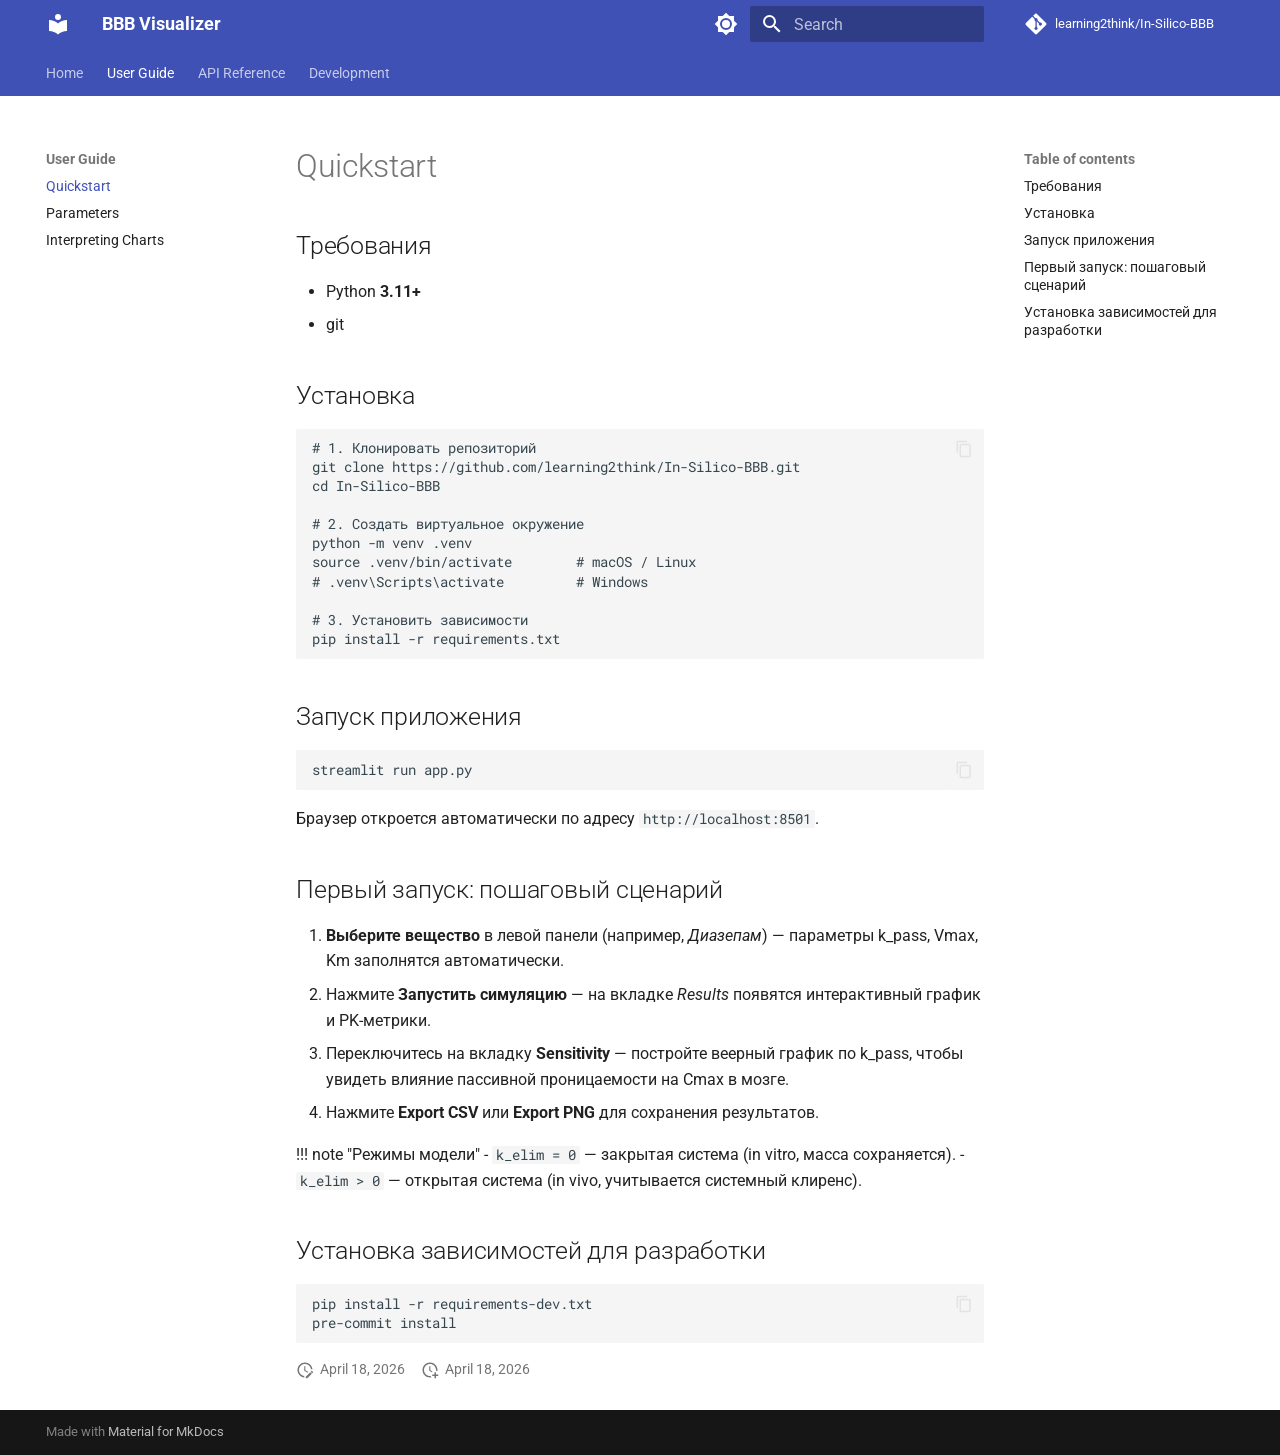
<file: guide/quickstart/index.html>
<!doctype html>
<html lang="en" class="no-js">
  <head>
    
      <meta charset="utf-8">
      <meta name="viewport" content="width=device-width,initial-scale=1">
      
        <meta name="description" content="Blood-Brain Barrier concentration visualizer — two-compartment mechanistic simulator">
      
      
      
        <link rel="canonical" href="https://learning2think.github.io/In-Silico-BBB/guide/quickstart/">
      
      
        <link rel="prev" href="../..">
      
      
        <link rel="next" href="../parameters/">
      
      
        
      
      
      <link rel="icon" href="../../assets/images/favicon.png">
      <meta name="generator" content="mkdocs-1.6.1, mkdocs-material-9.7.6">
    
    
      
        <title>Quickstart - BBB Visualizer</title>
      
    
    
      <link rel="stylesheet" href="../../assets/stylesheets/main.484c7ddc.min.css">
      
        
        <link rel="stylesheet" href="../../assets/stylesheets/palette.ab4e12ef.min.css">
      
      


    
    
      
    
    
      
        
        
        <link rel="preconnect" href="https://fonts.gstatic.com" crossorigin>
        <link rel="stylesheet" href="https://fonts.googleapis.com/css?family=Roboto:300,300i,400,400i,700,700i%7CRoboto+Mono:400,400i,700,700i&display=fallback">
        <style>:root{--md-text-font:"Roboto";--md-code-font:"Roboto Mono"}</style>
      
    
    
      <link rel="stylesheet" href="../../assets/_mkdocstrings.css">
    
    <script>__md_scope=new URL("../..",location),__md_hash=e=>[...e].reduce(((e,_)=>(e<<5)-e+_.charCodeAt(0)),0),__md_get=(e,_=localStorage,t=__md_scope)=>JSON.parse(_.getItem(t.pathname+"."+e)),__md_set=(e,_,t=localStorage,a=__md_scope)=>{try{t.setItem(a.pathname+"."+e,JSON.stringify(_))}catch(e){}}</script>
    
      

    
    
  </head>
  
  
    
    
      
    
    
    
    
    <body dir="ltr" data-md-color-scheme="default" data-md-color-primary="indigo" data-md-color-accent="indigo">
  
    
    <input class="md-toggle" data-md-toggle="drawer" type="checkbox" id="__drawer" autocomplete="off">
    <input class="md-toggle" data-md-toggle="search" type="checkbox" id="__search" autocomplete="off">
    <label class="md-overlay" for="__drawer"></label>
    <div data-md-component="skip">
      
        
        <a href="#quickstart" class="md-skip">
          Skip to content
        </a>
      
    </div>
    <div data-md-component="announce">
      
    </div>
    
    
      

<header class="md-header" data-md-component="header">
  <nav class="md-header__inner md-grid" aria-label="Header">
    <a href="../.." title="BBB Visualizer" class="md-header__button md-logo" aria-label="BBB Visualizer" data-md-component="logo">
      
  
  <svg xmlns="http://www.w3.org/2000/svg" viewBox="0 0 24 24"><path d="M12 8a3 3 0 0 0 3-3 3 3 0 0 0-3-3 3 3 0 0 0-3 3 3 3 0 0 0 3 3m0 3.54C9.64 9.35 6.5 8 3 8v11c3.5 0 6.64 1.35 9 3.54 2.36-2.19 5.5-3.54 9-3.54V8c-3.5 0-6.64 1.35-9 3.54"/></svg>

    </a>
    <label class="md-header__button md-icon" for="__drawer">
      
      <svg xmlns="http://www.w3.org/2000/svg" viewBox="0 0 24 24"><path d="M3 6h18v2H3zm0 5h18v2H3zm0 5h18v2H3z"/></svg>
    </label>
    <div class="md-header__title" data-md-component="header-title">
      <div class="md-header__ellipsis">
        <div class="md-header__topic">
          <span class="md-ellipsis">
            BBB Visualizer
          </span>
        </div>
        <div class="md-header__topic" data-md-component="header-topic">
          <span class="md-ellipsis">
            
              Quickstart
            
          </span>
        </div>
      </div>
    </div>
    
      
        <form class="md-header__option" data-md-component="palette">
  
    
    
    
    <input class="md-option" data-md-color-media="" data-md-color-scheme="default" data-md-color-primary="indigo" data-md-color-accent="indigo"  aria-label="Switch to dark mode"  type="radio" name="__palette" id="__palette_0">
    
      <label class="md-header__button md-icon" title="Switch to dark mode" for="__palette_1" hidden>
        <svg xmlns="http://www.w3.org/2000/svg" viewBox="0 0 24 24"><path d="M12 8a4 4 0 0 0-4 4 4 4 0 0 0 4 4 4 4 0 0 0 4-4 4 4 0 0 0-4-4m0 10a6 6 0 0 1-6-6 6 6 0 0 1 6-6 6 6 0 0 1 6 6 6 6 0 0 1-6 6m8-9.31V4h-4.69L12 .69 8.69 4H4v4.69L.69 12 4 15.31V20h4.69L12 23.31 15.31 20H20v-4.69L23.31 12z"/></svg>
      </label>
    
  
    
    
    
    <input class="md-option" data-md-color-media="" data-md-color-scheme="slate" data-md-color-primary="indigo" data-md-color-accent="indigo"  aria-label="Switch to light mode"  type="radio" name="__palette" id="__palette_1">
    
      <label class="md-header__button md-icon" title="Switch to light mode" for="__palette_0" hidden>
        <svg xmlns="http://www.w3.org/2000/svg" viewBox="0 0 24 24"><path d="M12 18c-.89 0-1.74-.2-2.5-.55C11.56 16.5 13 14.42 13 12s-1.44-4.5-3.5-5.45C10.26 6.2 11.11 6 12 6a6 6 0 0 1 6 6 6 6 0 0 1-6 6m8-9.31V4h-4.69L12 .69 8.69 4H4v4.69L.69 12 4 15.31V20h4.69L12 23.31 15.31 20H20v-4.69L23.31 12z"/></svg>
      </label>
    
  
</form>
      
    
    
      <script>var palette=__md_get("__palette");if(palette&&palette.color){if("(prefers-color-scheme)"===palette.color.media){var media=matchMedia("(prefers-color-scheme: light)"),input=document.querySelector(media.matches?"[data-md-color-media='(prefers-color-scheme: light)']":"[data-md-color-media='(prefers-color-scheme: dark)']");palette.color.media=input.getAttribute("data-md-color-media"),palette.color.scheme=input.getAttribute("data-md-color-scheme"),palette.color.primary=input.getAttribute("data-md-color-primary"),palette.color.accent=input.getAttribute("data-md-color-accent")}for(var[key,value]of Object.entries(palette.color))document.body.setAttribute("data-md-color-"+key,value)}</script>
    
    
    
      
      
        <label class="md-header__button md-icon" for="__search">
          
          <svg xmlns="http://www.w3.org/2000/svg" viewBox="0 0 24 24"><path d="M9.5 3A6.5 6.5 0 0 1 16 9.5c0 1.61-.59 3.09-1.56 4.23l.27.27h.79l5 5-1.5 1.5-5-5v-.79l-.27-.27A6.52 6.52 0 0 1 9.5 16 6.5 6.5 0 0 1 3 9.5 6.5 6.5 0 0 1 9.5 3m0 2C7 5 5 7 5 9.5S7 14 9.5 14 14 12 14 9.5 12 5 9.5 5"/></svg>
        </label>
        <div class="md-search" data-md-component="search" role="dialog">
  <label class="md-search__overlay" for="__search"></label>
  <div class="md-search__inner" role="search">
    <form class="md-search__form" name="search">
      <input type="text" class="md-search__input" name="query" aria-label="Search" placeholder="Search" autocapitalize="off" autocorrect="off" autocomplete="off" spellcheck="false" data-md-component="search-query" required>
      <label class="md-search__icon md-icon" for="__search">
        
        <svg xmlns="http://www.w3.org/2000/svg" viewBox="0 0 24 24"><path d="M9.5 3A6.5 6.5 0 0 1 16 9.5c0 1.61-.59 3.09-1.56 4.23l.27.27h.79l5 5-1.5 1.5-5-5v-.79l-.27-.27A6.52 6.52 0 0 1 9.5 16 6.5 6.5 0 0 1 3 9.5 6.5 6.5 0 0 1 9.5 3m0 2C7 5 5 7 5 9.5S7 14 9.5 14 14 12 14 9.5 12 5 9.5 5"/></svg>
        
        <svg xmlns="http://www.w3.org/2000/svg" viewBox="0 0 24 24"><path d="M20 11v2H8l5.5 5.5-1.42 1.42L4.16 12l7.92-7.92L13.5 5.5 8 11z"/></svg>
      </label>
      <nav class="md-search__options" aria-label="Search">
        
        <button type="reset" class="md-search__icon md-icon" title="Clear" aria-label="Clear" tabindex="-1">
          
          <svg xmlns="http://www.w3.org/2000/svg" viewBox="0 0 24 24"><path d="M19 6.41 17.59 5 12 10.59 6.41 5 5 6.41 10.59 12 5 17.59 6.41 19 12 13.41 17.59 19 19 17.59 13.41 12z"/></svg>
        </button>
      </nav>
      
    </form>
    <div class="md-search__output">
      <div class="md-search__scrollwrap" tabindex="0" data-md-scrollfix>
        <div class="md-search-result" data-md-component="search-result">
          <div class="md-search-result__meta">
            Initializing search
          </div>
          <ol class="md-search-result__list" role="presentation"></ol>
        </div>
      </div>
    </div>
  </div>
</div>
      
    
    
      <div class="md-header__source">
        <a href="https://github.com/learning2think/In-Silico-BBB" title="Go to repository" class="md-source" data-md-component="source">
  <div class="md-source__icon md-icon">
    
    <svg xmlns="http://www.w3.org/2000/svg" viewBox="0 0 448 512"><!--! Font Awesome Free 7.1.0 by @fontawesome - https://fontawesome.com License - https://fontawesome.com/license/free (Icons: CC BY 4.0, Fonts: SIL OFL 1.1, Code: MIT License) Copyright 2025 Fonticons, Inc.--><path d="M439.6 236.1 244 40.5c-5.4-5.5-12.8-8.5-20.4-8.5s-15 3-20.4 8.4L162.5 81l51.5 51.5c27.1-9.1 52.7 16.8 43.4 43.7l49.7 49.7c34.2-11.8 61.2 31 35.5 56.7-26.5 26.5-70.2-2.9-56-37.3L240.3 199v121.9c25.3 12.5 22.3 41.8 9.1 55-6.4 6.4-15.2 10.1-24.3 10.1s-17.8-3.6-24.3-10.1c-17.6-17.6-11.1-46.9 11.2-56v-123c-20.8-8.5-24.6-30.7-18.6-45L142.6 101 8.5 235.1C3 240.6 0 247.9 0 255.5s3 15 8.5 20.4l195.6 195.7c5.4 5.4 12.7 8.4 20.4 8.4s15-3 20.4-8.4l194.7-194.7c5.4-5.4 8.4-12.8 8.4-20.4s-3-15-8.4-20.4"/></svg>
  </div>
  <div class="md-source__repository">
    learning2think/In-Silico-BBB
  </div>
</a>
      </div>
    
  </nav>
  
</header>
    
    <div class="md-container" data-md-component="container">
      
      
        
          
            
<nav class="md-tabs" aria-label="Tabs" data-md-component="tabs">
  <div class="md-grid">
    <ul class="md-tabs__list">
      
        
  
  
  
  
    <li class="md-tabs__item">
      <a href="../.." class="md-tabs__link">
        
  
  
    
  
  Home

      </a>
    </li>
  

      
        
  
  
  
    
  
  
    
    
      <li class="md-tabs__item md-tabs__item--active">
        <a href="./" class="md-tabs__link">
          
  
  
  User Guide

        </a>
      </li>
    
  

      
        
  
  
  
  
    
    
      <li class="md-tabs__item">
        <a href="../../api/model/" class="md-tabs__link">
          
  
  
  API Reference

        </a>
      </li>
    
  

      
        
  
  
  
  
    
    
      <li class="md-tabs__item">
        <a href="../../dev/contributing/" class="md-tabs__link">
          
  
  
  Development

        </a>
      </li>
    
  

      
    </ul>
  </div>
</nav>
          
        
      
      <main class="md-main" data-md-component="main">
        <div class="md-main__inner md-grid">
          
            
              
              <div class="md-sidebar md-sidebar--primary" data-md-component="sidebar" data-md-type="navigation" >
                <div class="md-sidebar__scrollwrap">
                  <div class="md-sidebar__inner">
                    


  


<nav class="md-nav md-nav--primary md-nav--lifted" aria-label="Navigation" data-md-level="0">
  <label class="md-nav__title" for="__drawer">
    <a href="../.." title="BBB Visualizer" class="md-nav__button md-logo" aria-label="BBB Visualizer" data-md-component="logo">
      
  
  <svg xmlns="http://www.w3.org/2000/svg" viewBox="0 0 24 24"><path d="M12 8a3 3 0 0 0 3-3 3 3 0 0 0-3-3 3 3 0 0 0-3 3 3 3 0 0 0 3 3m0 3.54C9.64 9.35 6.5 8 3 8v11c3.5 0 6.64 1.35 9 3.54 2.36-2.19 5.5-3.54 9-3.54V8c-3.5 0-6.64 1.35-9 3.54"/></svg>

    </a>
    BBB Visualizer
  </label>
  
    <div class="md-nav__source">
      <a href="https://github.com/learning2think/In-Silico-BBB" title="Go to repository" class="md-source" data-md-component="source">
  <div class="md-source__icon md-icon">
    
    <svg xmlns="http://www.w3.org/2000/svg" viewBox="0 0 448 512"><!--! Font Awesome Free 7.1.0 by @fontawesome - https://fontawesome.com License - https://fontawesome.com/license/free (Icons: CC BY 4.0, Fonts: SIL OFL 1.1, Code: MIT License) Copyright 2025 Fonticons, Inc.--><path d="M439.6 236.1 244 40.5c-5.4-5.5-12.8-8.5-20.4-8.5s-15 3-20.4 8.4L162.5 81l51.5 51.5c27.1-9.1 52.7 16.8 43.4 43.7l49.7 49.7c34.2-11.8 61.2 31 35.5 56.7-26.5 26.5-70.2-2.9-56-37.3L240.3 199v121.9c25.3 12.5 22.3 41.8 9.1 55-6.4 6.4-15.2 10.1-24.3 10.1s-17.8-3.6-24.3-10.1c-17.6-17.6-11.1-46.9 11.2-56v-123c-20.8-8.5-24.6-30.7-18.6-45L142.6 101 8.5 235.1C3 240.6 0 247.9 0 255.5s3 15 8.5 20.4l195.6 195.7c5.4 5.4 12.7 8.4 20.4 8.4s15-3 20.4-8.4l194.7-194.7c5.4-5.4 8.4-12.8 8.4-20.4s-3-15-8.4-20.4"/></svg>
  </div>
  <div class="md-source__repository">
    learning2think/In-Silico-BBB
  </div>
</a>
    </div>
  
  <ul class="md-nav__list" data-md-scrollfix>
    
      
      
  
  
  
  
    <li class="md-nav__item">
      <a href="../.." class="md-nav__link">
        
  
  
  <span class="md-ellipsis">
    
  
    Home
  

    
  </span>
  
  

      </a>
    </li>
  

    
      
      
  
  
    
  
  
  
    
    
    
    
      
        
        
      
      
        
      
    
    
    <li class="md-nav__item md-nav__item--active md-nav__item--section md-nav__item--nested">
      
        
        
        <input class="md-nav__toggle md-toggle " type="checkbox" id="__nav_2" checked>
        
          
          <label class="md-nav__link" for="__nav_2" id="__nav_2_label" tabindex="">
            
  
  
  <span class="md-ellipsis">
    
  
    User Guide
  

    
  </span>
  
  

            <span class="md-nav__icon md-icon"></span>
          </label>
        
        <nav class="md-nav" data-md-level="1" aria-labelledby="__nav_2_label" aria-expanded="true">
          <label class="md-nav__title" for="__nav_2">
            <span class="md-nav__icon md-icon"></span>
            
  
    User Guide
  

          </label>
          <ul class="md-nav__list" data-md-scrollfix>
            
              
                
  
  
    
  
  
  
    <li class="md-nav__item md-nav__item--active">
      
      <input class="md-nav__toggle md-toggle" type="checkbox" id="__toc">
      
      
        
      
      
        <label class="md-nav__link md-nav__link--active" for="__toc">
          
  
  
  <span class="md-ellipsis">
    
  
    Quickstart
  

    
  </span>
  
  

          <span class="md-nav__icon md-icon"></span>
        </label>
      
      <a href="./" class="md-nav__link md-nav__link--active">
        
  
  
  <span class="md-ellipsis">
    
  
    Quickstart
  

    
  </span>
  
  

      </a>
      
        

<nav class="md-nav md-nav--secondary" aria-label="Table of contents">
  
  
  
    
  
  
    <label class="md-nav__title" for="__toc">
      <span class="md-nav__icon md-icon"></span>
      Table of contents
    </label>
    <ul class="md-nav__list" data-md-component="toc" data-md-scrollfix>
      
        <li class="md-nav__item">
  <a href="#_1" class="md-nav__link">
    <span class="md-ellipsis">
      
        Требования
      
    </span>
  </a>
  
</li>
      
        <li class="md-nav__item">
  <a href="#_2" class="md-nav__link">
    <span class="md-ellipsis">
      
        Установка
      
    </span>
  </a>
  
</li>
      
        <li class="md-nav__item">
  <a href="#_3" class="md-nav__link">
    <span class="md-ellipsis">
      
        Запуск приложения
      
    </span>
  </a>
  
</li>
      
        <li class="md-nav__item">
  <a href="#_4" class="md-nav__link">
    <span class="md-ellipsis">
      
        Первый запуск: пошаговый сценарий
      
    </span>
  </a>
  
</li>
      
        <li class="md-nav__item">
  <a href="#_5" class="md-nav__link">
    <span class="md-ellipsis">
      
        Установка зависимостей для разработки
      
    </span>
  </a>
  
</li>
      
    </ul>
  
</nav>
      
    </li>
  

              
            
              
                
  
  
  
  
    <li class="md-nav__item">
      <a href="../parameters/" class="md-nav__link">
        
  
  
  <span class="md-ellipsis">
    
  
    Parameters
  

    
  </span>
  
  

      </a>
    </li>
  

              
            
              
                
  
  
  
  
    <li class="md-nav__item">
      <a href="../charts/" class="md-nav__link">
        
  
  
  <span class="md-ellipsis">
    
  
    Interpreting Charts
  

    
  </span>
  
  

      </a>
    </li>
  

              
            
          </ul>
        </nav>
      
    </li>
  

    
      
      
  
  
  
  
    
    
    
    
      
      
        
      
    
    
    <li class="md-nav__item md-nav__item--nested">
      
        
        
        <input class="md-nav__toggle md-toggle " type="checkbox" id="__nav_3" >
        
          
          <label class="md-nav__link" for="__nav_3" id="__nav_3_label" tabindex="0">
            
  
  
  <span class="md-ellipsis">
    
  
    API Reference
  

    
  </span>
  
  

            <span class="md-nav__icon md-icon"></span>
          </label>
        
        <nav class="md-nav" data-md-level="1" aria-labelledby="__nav_3_label" aria-expanded="false">
          <label class="md-nav__title" for="__nav_3">
            <span class="md-nav__icon md-icon"></span>
            
  
    API Reference
  

          </label>
          <ul class="md-nav__list" data-md-scrollfix>
            
              
                
  
  
  
  
    <li class="md-nav__item">
      <a href="../../api/model/" class="md-nav__link">
        
  
  
  <span class="md-ellipsis">
    
  
    Model
  

    
  </span>
  
  

      </a>
    </li>
  

              
            
              
                
  
  
  
  
    <li class="md-nav__item">
      <a href="../../api/simulator/" class="md-nav__link">
        
  
  
  <span class="md-ellipsis">
    
  
    Simulator
  

    
  </span>
  
  

      </a>
    </li>
  

              
            
              
                
  
  
  
  
    <li class="md-nav__item">
      <a href="../../api/plots/" class="md-nav__link">
        
  
  
  <span class="md-ellipsis">
    
  
    Plots
  

    
  </span>
  
  

      </a>
    </li>
  

              
            
              
                
  
  
  
  
    <li class="md-nav__item">
      <a href="../../api/substances/" class="md-nav__link">
        
  
  
  <span class="md-ellipsis">
    
  
    Substances
  

    
  </span>
  
  

      </a>
    </li>
  

              
            
          </ul>
        </nav>
      
    </li>
  

    
      
      
  
  
  
  
    
    
    
    
      
      
        
      
    
    
    <li class="md-nav__item md-nav__item--nested">
      
        
        
        <input class="md-nav__toggle md-toggle " type="checkbox" id="__nav_4" >
        
          
          <label class="md-nav__link" for="__nav_4" id="__nav_4_label" tabindex="0">
            
  
  
  <span class="md-ellipsis">
    
  
    Development
  

    
  </span>
  
  

            <span class="md-nav__icon md-icon"></span>
          </label>
        
        <nav class="md-nav" data-md-level="1" aria-labelledby="__nav_4_label" aria-expanded="false">
          <label class="md-nav__title" for="__nav_4">
            <span class="md-nav__icon md-icon"></span>
            
  
    Development
  

          </label>
          <ul class="md-nav__list" data-md-scrollfix>
            
              
                
  
  
  
  
    <li class="md-nav__item">
      <a href="../../dev/contributing/" class="md-nav__link">
        
  
  
  <span class="md-ellipsis">
    
  
    Contributing
  

    
  </span>
  
  

      </a>
    </li>
  

              
            
              
                
  
  
  
  
    <li class="md-nav__item">
      <a href="../../dev/changelog/" class="md-nav__link">
        
  
  
  <span class="md-ellipsis">
    
  
    Changelog
  

    
  </span>
  
  

      </a>
    </li>
  

              
            
          </ul>
        </nav>
      
    </li>
  

    
  </ul>
</nav>
                  </div>
                </div>
              </div>
            
            
              
              <div class="md-sidebar md-sidebar--secondary" data-md-component="sidebar" data-md-type="toc" >
                <div class="md-sidebar__scrollwrap">
                  <div class="md-sidebar__inner">
                    

<nav class="md-nav md-nav--secondary" aria-label="Table of contents">
  
  
  
    
  
  
    <label class="md-nav__title" for="__toc">
      <span class="md-nav__icon md-icon"></span>
      Table of contents
    </label>
    <ul class="md-nav__list" data-md-component="toc" data-md-scrollfix>
      
        <li class="md-nav__item">
  <a href="#_1" class="md-nav__link">
    <span class="md-ellipsis">
      
        Требования
      
    </span>
  </a>
  
</li>
      
        <li class="md-nav__item">
  <a href="#_2" class="md-nav__link">
    <span class="md-ellipsis">
      
        Установка
      
    </span>
  </a>
  
</li>
      
        <li class="md-nav__item">
  <a href="#_3" class="md-nav__link">
    <span class="md-ellipsis">
      
        Запуск приложения
      
    </span>
  </a>
  
</li>
      
        <li class="md-nav__item">
  <a href="#_4" class="md-nav__link">
    <span class="md-ellipsis">
      
        Первый запуск: пошаговый сценарий
      
    </span>
  </a>
  
</li>
      
        <li class="md-nav__item">
  <a href="#_5" class="md-nav__link">
    <span class="md-ellipsis">
      
        Установка зависимостей для разработки
      
    </span>
  </a>
  
</li>
      
    </ul>
  
</nav>
                  </div>
                </div>
              </div>
            
          
          
            <div class="md-content" data-md-component="content">
              
              <article class="md-content__inner md-typeset">
                
                  


  
  


<h1 id="quickstart">Quickstart</h1>
<h2 id="_1">Требования</h2>
<ul>
<li>Python <strong>3.11+</strong></li>
<li>git</li>
</ul>
<h2 id="_2">Установка</h2>
<pre><code class="language-bash"># 1. Клонировать репозиторий
git clone https://github.com/learning2think/In-Silico-BBB.git
cd In-Silico-BBB

# 2. Создать виртуальное окружение
python -m venv .venv
source .venv/bin/activate        # macOS / Linux
# .venv\Scripts\activate         # Windows

# 3. Установить зависимости
pip install -r requirements.txt
</code></pre>
<h2 id="_3">Запуск приложения</h2>
<pre><code class="language-bash">streamlit run app.py
</code></pre>
<p>Браузер откроется автоматически по адресу <code>http://localhost:8501</code>.</p>
<h2 id="_4">Первый запуск: пошаговый сценарий</h2>
<ol>
<li><strong>Выберите вещество</strong> в левой панели (например, <em>Диазепам</em>) — параметры k_pass, Vmax, Km заполнятся автоматически.</li>
<li>Нажмите <strong>Запустить симуляцию</strong> — на вкладке <em>Results</em> появятся интерактивный график и PK-метрики.</li>
<li>Переключитесь на вкладку <strong>Sensitivity</strong> — постройте веерный график по k_pass, чтобы увидеть влияние пассивной проницаемости на Cmax в мозге.</li>
<li>Нажмите <strong>Export CSV</strong> или <strong>Export PNG</strong> для сохранения результатов.</li>
</ol>
<p>!!! note "Режимы модели"
    - <code>k_elim = 0</code> — закрытая система (in vitro, масса сохраняется).
    - <code>k_elim &gt; 0</code> — открытая система (in vivo, учитывается системный клиренс).</p>
<h2 id="_5">Установка зависимостей для разработки</h2>
<pre><code class="language-bash">pip install -r requirements-dev.txt
pre-commit install
</code></pre>







  
    
  
  
    
  


  <aside class="md-source-file">
    
      
  <span class="md-source-file__fact">
    <span class="md-icon" title="Last update">
      <svg xmlns="http://www.w3.org/2000/svg" viewBox="0 0 24 24"><path d="M21 13.1c-.1 0-.3.1-.4.2l-1 1 2.1 2.1 1-1c.2-.2.2-.6 0-.8l-1.3-1.3c-.1-.1-.2-.2-.4-.2m-1.9 1.8-6.1 6V23h2.1l6.1-6.1zM12.5 7v5.2l4 2.4-1 1L11 13V7zM11 21.9c-5.1-.5-9-4.8-9-9.9C2 6.5 6.5 2 12 2c5.3 0 9.6 4.1 10 9.3-.3-.1-.6-.2-1-.2s-.7.1-1 .2C19.6 7.2 16.2 4 12 4c-4.4 0-8 3.6-8 8 0 4.1 3.1 7.5 7.1 7.9l-.1.2z"/></svg>
    </span>
    <span class="git-revision-date-localized-plugin git-revision-date-localized-plugin-date" title="April 18, 2026 02:47:40 UTC">April 18, 2026</span>
  </span>

    
    
      
  <span class="md-source-file__fact">
    <span class="md-icon" title="Created">
      <svg xmlns="http://www.w3.org/2000/svg" viewBox="0 0 24 24"><path d="M14.47 15.08 11 13V7h1.5v5.25l3.08 1.83c-.41.28-.79.62-1.11 1m-1.39 4.84c-.36.05-.71.08-1.08.08-4.42 0-8-3.58-8-8s3.58-8 8-8 8 3.58 8 8c0 .37-.03.72-.08 1.08.69.1 1.33.32 1.92.64.1-.56.16-1.13.16-1.72 0-5.5-4.5-10-10-10S2 6.5 2 12s4.47 10 10 10c.59 0 1.16-.06 1.72-.16-.32-.59-.54-1.23-.64-1.92M18 15v3h-3v2h3v3h2v-3h3v-2h-3v-3z"/></svg>
    </span>
    <span class="git-revision-date-localized-plugin git-revision-date-localized-plugin-date" title="April 18, 2026 02:47:40 UTC">April 18, 2026</span>
  </span>

    
    
    
  </aside>





                
              </article>
            </div>
          
          
<script>var target=document.getElementById(location.hash.slice(1));target&&target.name&&(target.checked=target.name.startsWith("__tabbed_"))</script>
        </div>
        
          <button type="button" class="md-top md-icon" data-md-component="top" hidden>
  
  <svg xmlns="http://www.w3.org/2000/svg" viewBox="0 0 24 24"><path d="M13 20h-2V8l-5.5 5.5-1.42-1.42L12 4.16l7.92 7.92-1.42 1.42L13 8z"/></svg>
  Back to top
</button>
        
      </main>
      
        <footer class="md-footer">
  
  <div class="md-footer-meta md-typeset">
    <div class="md-footer-meta__inner md-grid">
      <div class="md-copyright">
  
  
    Made with
    <a href="https://squidfunk.github.io/mkdocs-material/" target="_blank" rel="noopener">
      Material for MkDocs
    </a>
  
</div>
      
    </div>
  </div>
</footer>
      
    </div>
    <div class="md-dialog" data-md-component="dialog">
      <div class="md-dialog__inner md-typeset"></div>
    </div>
    
    
    
      
      
      <script id="__config" type="application/json">{"annotate": null, "base": "../..", "features": ["navigation.tabs", "navigation.sections", "navigation.top", "search.highlight", "content.code.copy"], "search": "../../assets/javascripts/workers/search.2c215733.min.js", "tags": null, "translations": {"clipboard.copied": "Copied to clipboard", "clipboard.copy": "Copy to clipboard", "search.result.more.one": "1 more on this page", "search.result.more.other": "# more on this page", "search.result.none": "No matching documents", "search.result.one": "1 matching document", "search.result.other": "# matching documents", "search.result.placeholder": "Type to start searching", "search.result.term.missing": "Missing", "select.version": "Select version"}, "version": null}</script>
    
    
      <script src="../../assets/javascripts/bundle.79ae519e.min.js"></script>
      
    
  </body>
</html>
</file>
<file: assets/_mkdocstrings.css>
/* Avoid breaking parameter names, etc. in table cells. */
.doc-contents td code {
  word-break: normal !important;
}

/* No line break before first paragraph of descriptions. */
.doc-md-description,
.doc-md-description>p:first-child {
  display: inline;
}

/* No text transformation from Material for MkDocs for H5 headings. */
.md-typeset h5 .doc-object-name {
  text-transform: none;
}

/* Max width for docstring sections tables. */
.doc .md-typeset__table,
.doc .md-typeset__table table {
  display: table !important;
  width: 100%;
}

.doc .md-typeset__table tr {
  display: table-row;
}

/* Defaults in Spacy table style. */
.doc-param-default,
.doc-type_param-default {
  float: right;
}

/* Parameter headings must be inline, not blocks. */
.doc-heading-parameter,
.doc-heading-type_parameter {
  display: inline;
}

/* Default font size for parameter headings. */
.md-typeset .doc-heading-parameter {
  font-size: inherit;
}

/* Prefer space on the right, not the left of parameter permalinks. */
.doc-heading-parameter .headerlink,
.doc-heading-type_parameter .headerlink {
  margin-left: 0 !important;
  margin-right: 0.2rem;
}

/* Backward-compatibility: docstring section titles in bold. */
.doc-section-title {
  font-weight: bold;
}

/* Backlinks crumb separator. */
.doc-backlink-crumb {
  display: inline-flex;
  gap: .2rem;
  white-space: nowrap;
  align-items: center;
  vertical-align: middle;
}
.doc-backlink-crumb:not(:first-child)::before {
  background-color: var(--md-default-fg-color--lighter);
  content: "";
  display: inline;
  height: 1rem;
  --md-path-icon: url('data:image/svg+xml;charset=utf-8,<svg xmlns="http://www.w3.org/2000/svg" viewBox="0 0 24 24"><path d="M8.59 16.58 13.17 12 8.59 7.41 10 6l6 6-6 6z"/></svg>');
  -webkit-mask-image: var(--md-path-icon);
  mask-image: var(--md-path-icon);
  width: 1rem;
}
.doc-backlink-crumb.last {
  font-weight: bold;
}

/* Symbols in Navigation and ToC. */
:root, :host,
[data-md-color-scheme="default"] {
  --doc-symbol-parameter-fg-color: #df50af;
  --doc-symbol-type_parameter-fg-color: #df50af;
  --doc-symbol-attribute-fg-color: #953800;
  --doc-symbol-function-fg-color: #8250df;
  --doc-symbol-method-fg-color: #8250df;
  --doc-symbol-class-fg-color: #0550ae;
  --doc-symbol-type_alias-fg-color: #0550ae;
  --doc-symbol-module-fg-color: #5cad0f;

  --doc-symbol-parameter-bg-color: #df50af1a;
  --doc-symbol-type_parameter-bg-color: #df50af1a;
  --doc-symbol-attribute-bg-color: #9538001a;
  --doc-symbol-function-bg-color: #8250df1a;
  --doc-symbol-method-bg-color: #8250df1a;
  --doc-symbol-class-bg-color: #0550ae1a;
  --doc-symbol-type_alias-bg-color: #0550ae1a;
  --doc-symbol-module-bg-color: #5cad0f1a;
}

[data-md-color-scheme="slate"] {
  --doc-symbol-parameter-fg-color: #ffa8cc;
  --doc-symbol-type_parameter-fg-color: #ffa8cc;
  --doc-symbol-attribute-fg-color: #ffa657;
  --doc-symbol-function-fg-color: #d2a8ff;
  --doc-symbol-method-fg-color: #d2a8ff;
  --doc-symbol-class-fg-color: #79c0ff;
  --doc-symbol-type_alias-fg-color: #79c0ff;
  --doc-symbol-module-fg-color: #baff79;

  --doc-symbol-parameter-bg-color: #ffa8cc1a;
  --doc-symbol-type_parameter-bg-color: #ffa8cc1a;
  --doc-symbol-attribute-bg-color: #ffa6571a;
  --doc-symbol-function-bg-color: #d2a8ff1a;
  --doc-symbol-method-bg-color: #d2a8ff1a;
  --doc-symbol-class-bg-color: #79c0ff1a;
  --doc-symbol-type_alias-bg-color: #79c0ff1a;
  --doc-symbol-module-bg-color: #baff791a;
}

code.doc-symbol {
  border-radius: .1rem;
  font-size: .85em;
  padding: 0 .3em;
  font-weight: bold;
}

code.doc-symbol-parameter,
a code.doc-symbol-parameter {
  color: var(--doc-symbol-parameter-fg-color);
  background-color: var(--doc-symbol-parameter-bg-color);
}

code.doc-symbol-parameter::after {
  content: "param";
}

code.doc-symbol-type_parameter,
a code.doc-symbol-type_parameter {
  color: var(--doc-symbol-type_parameter-fg-color);
  background-color: var(--doc-symbol-type_parameter-bg-color);
}

code.doc-symbol-type_parameter::after {
  content: "type-param";
}

code.doc-symbol-attribute,
a code.doc-symbol-attribute {
  color: var(--doc-symbol-attribute-fg-color);
  background-color: var(--doc-symbol-attribute-bg-color);
}

code.doc-symbol-attribute::after {
  content: "attr";
}

code.doc-symbol-function,
a code.doc-symbol-function {
  color: var(--doc-symbol-function-fg-color);
  background-color: var(--doc-symbol-function-bg-color);
}

code.doc-symbol-function::after {
  content: "func";
}

code.doc-symbol-method,
a code.doc-symbol-method {
  color: var(--doc-symbol-method-fg-color);
  background-color: var(--doc-symbol-method-bg-color);
}

code.doc-symbol-method::after {
  content: "meth";
}

code.doc-symbol-class,
a code.doc-symbol-class {
  color: var(--doc-symbol-class-fg-color);
  background-color: var(--doc-symbol-class-bg-color);
}

code.doc-symbol-class::after {
  content: "class";
}


code.doc-symbol-type_alias,
a code.doc-symbol-type_alias {
  color: var(--doc-symbol-type_alias-fg-color);
  background-color: var(--doc-symbol-type_alias-bg-color);
}

code.doc-symbol-type_alias::after {
  content: "type";
}

code.doc-symbol-module,
a code.doc-symbol-module {
  color: var(--doc-symbol-module-fg-color);
  background-color: var(--doc-symbol-module-bg-color);
}

code.doc-symbol-module::after {
  content: "mod";
}

.doc-signature .autorefs {
  color: inherit;
  border-bottom: 1px dotted currentcolor;
}

/* Source code blocks (admonitions). */
:root {
  --md-admonition-icon--mkdocstrings-source: url('data:image/svg+xml;charset=utf-8,<svg xmlns="http://www.w3.org/2000/svg" viewBox="0 0 24 24"><path d="M15.22 4.97a.75.75 0 0 1 1.06 0l6.5 6.5a.75.75 0 0 1 0 1.06l-6.5 6.5a.749.749 0 0 1-1.275-.326.75.75 0 0 1 .215-.734L21.19 12l-5.97-5.97a.75.75 0 0 1 0-1.06m-6.44 0a.75.75 0 0 1 0 1.06L2.81 12l5.97 5.97a.749.749 0 0 1-.326 1.275.75.75 0 0 1-.734-.215l-6.5-6.5a.75.75 0 0 1 0-1.06l6.5-6.5a.75.75 0 0 1 1.06 0"/></svg>')
}
.md-typeset .admonition.mkdocstrings-source,
.md-typeset details.mkdocstrings-source {
  border: none;
  padding: 0;
}
.md-typeset .admonition.mkdocstrings-source:focus-within,
.md-typeset details.mkdocstrings-source:focus-within {
  box-shadow: none;
}
.md-typeset .mkdocstrings-source > .admonition-title,
.md-typeset .mkdocstrings-source > summary {
  background-color: inherit;
}
.md-typeset .mkdocstrings-source > .admonition-title::before,
.md-typeset .mkdocstrings-source > summary::before {
  background-color: var(--md-default-fg-color);
  -webkit-mask-image: var(--md-admonition-icon--mkdocstrings-source);
          mask-image: var(--md-admonition-icon--mkdocstrings-source);
}
</file>
<file: assets/stylesheets/main.484c7ddc.min.css>
@charset "UTF-8";html{-webkit-text-size-adjust:none;-moz-text-size-adjust:none;text-size-adjust:none;box-sizing:border-box}*,:after,:before{box-sizing:inherit}@media (prefers-reduced-motion){*,:after,:before{transition:none!important}}body{margin:0}a,button,input,label{-webkit-tap-highlight-color:transparent}a{color:inherit;text-decoration:none}hr{border:0;box-sizing:initial;display:block;height:.05rem;overflow:visible;padding:0}small{font-size:80%}sub,sup{line-height:1em}img{border-style:none}table{border-collapse:initial;border-spacing:0}td,th{font-weight:400;vertical-align:top}button{background:#0000;border:0;font-family:inherit;font-size:inherit;margin:0;padding:0}input{border:0;outline:none}:root{--md-primary-fg-color:#4051b5;--md-primary-fg-color--light:#5d6cc0;--md-primary-fg-color--dark:#303fa1;--md-primary-bg-color:#fff;--md-primary-bg-color--light:#ffffffb3;--md-accent-fg-color:#526cfe;--md-accent-fg-color--transparent:#526cfe1a;--md-accent-bg-color:#fff;--md-accent-bg-color--light:#ffffffb3}[data-md-color-scheme=default]{color-scheme:light}[data-md-color-scheme=default] img[src$="#gh-dark-mode-only"],[data-md-color-scheme=default] img[src$="#only-dark"]{display:none}:root,[data-md-color-scheme=default]{--md-hue:225deg;--md-default-fg-color:#000000de;--md-default-fg-color--light:#0000008a;--md-default-fg-color--lighter:#00000052;--md-default-fg-color--lightest:#00000012;--md-default-bg-color:#fff;--md-default-bg-color--light:#ffffffb3;--md-default-bg-color--lighter:#ffffff4d;--md-default-bg-color--lightest:#ffffff1f;--md-code-fg-color:#36464e;--md-code-bg-color:#f5f5f5;--md-code-bg-color--light:#f5f5f5b3;--md-code-bg-color--lighter:#f5f5f54d;--md-code-hl-color:#4287ff;--md-code-hl-color--light:#4287ff1a;--md-code-hl-number-color:#d52a2a;--md-code-hl-special-color:#db1457;--md-code-hl-function-color:#a846b9;--md-code-hl-constant-color:#6e59d9;--md-code-hl-keyword-color:#3f6ec6;--md-code-hl-string-color:#1c7d4d;--md-code-hl-name-color:var(--md-code-fg-color);--md-code-hl-operator-color:var(--md-default-fg-color--light);--md-code-hl-punctuation-color:var(--md-default-fg-color--light);--md-code-hl-comment-color:var(--md-default-fg-color--light);--md-code-hl-generic-color:var(--md-default-fg-color--light);--md-code-hl-variable-color:var(--md-default-fg-color--light);--md-typeset-color:var(--md-default-fg-color);--md-typeset-a-color:var(--md-primary-fg-color);--md-typeset-del-color:#f5503d26;--md-typeset-ins-color:#0bd57026;--md-typeset-kbd-color:#fafafa;--md-typeset-kbd-accent-color:#fff;--md-typeset-kbd-border-color:#b8b8b8;--md-typeset-mark-color:#ffff0080;--md-typeset-table-color:#0000001f;--md-typeset-table-color--light:rgba(0,0,0,.035);--md-admonition-fg-color:var(--md-default-fg-color);--md-admonition-bg-color:var(--md-default-bg-color);--md-warning-fg-color:#000000de;--md-warning-bg-color:#ff9;--md-footer-fg-color:#fff;--md-footer-fg-color--light:#ffffffb3;--md-footer-fg-color--lighter:#ffffff73;--md-footer-bg-color:#000000de;--md-footer-bg-color--dark:#00000052;--md-shadow-z1:0 0.2rem 0.5rem #0000000d,0 0 0.05rem #0000001a;--md-shadow-z2:0 0.2rem 0.5rem #0000001a,0 0 0.05rem #00000040;--md-shadow-z3:0 0.2rem 0.5rem #0003,0 0 0.05rem #00000059}.md-icon svg{fill:currentcolor;display:block;height:1.2rem;width:1.2rem}body{-webkit-font-smoothing:antialiased;-moz-osx-font-smoothing:grayscale;--md-text-font-family:var(--md-text-font,_),-apple-system,BlinkMacSystemFont,Helvetica,Arial,sans-serif;--md-code-font-family:var(--md-code-font,_),SFMono-Regular,Consolas,Menlo,monospace}aside,body,input{font-feature-settings:"kern","liga";color:var(--md-typeset-color);font-family:var(--md-text-font-family)}code,kbd,pre{font-feature-settings:"kern";font-family:var(--md-code-font-family)}:root{--md-typeset-table-sort-icon:url('data:image/svg+xml;charset=utf-8,<svg xmlns="http://www.w3.org/2000/svg" viewBox="0 0 24 24"><path d="m18 21-4-4h3V7h-3l4-4 4 4h-3v10h3M2 19v-2h10v2M2 13v-2h7v2M2 7V5h4v2z"/></svg>');--md-typeset-table-sort-icon--asc:url('data:image/svg+xml;charset=utf-8,<svg xmlns="http://www.w3.org/2000/svg" viewBox="0 0 24 24"><path d="M19 17h3l-4 4-4-4h3V3h2M2 17h10v2H2M6 5v2H2V5m0 6h7v2H2z"/></svg>');--md-typeset-table-sort-icon--desc:url('data:image/svg+xml;charset=utf-8,<svg xmlns="http://www.w3.org/2000/svg" viewBox="0 0 24 24"><path d="M19 7h3l-4-4-4 4h3v14h2M2 17h10v2H2M6 5v2H2V5m0 6h7v2H2z"/></svg>')}.md-typeset{-webkit-print-color-adjust:exact;color-adjust:exact;font-size:.8rem;line-height:1.6;overflow-wrap:break-word}@media print{.md-typeset{font-size:.68rem}}.md-typeset blockquote,.md-typeset dl,.md-typeset figure,.md-typeset ol,.md-typeset pre,.md-typeset ul{margin-bottom:1em;margin-top:1em}.md-typeset h1{color:var(--md-default-fg-color--light);font-size:2em;line-height:1.3;margin:0 0 1.25em}.md-typeset h1,.md-typeset h2{font-weight:300;letter-spacing:-.01em}.md-typeset h2{font-size:1.5625em;line-height:1.4;margin:1.6em 0 .64em}.md-typeset h3{font-size:1.25em;font-weight:400;letter-spacing:-.01em;line-height:1.5;margin:1.6em 0 .8em}.md-typeset h2+h3{margin-top:.8em}.md-typeset h4{font-weight:700;letter-spacing:-.01em;margin:1em 0}.md-typeset h5,.md-typeset h6{color:var(--md-default-fg-color--light);font-size:.8em;font-weight:700;letter-spacing:-.01em;margin:1.25em 0}.md-typeset h5{text-transform:uppercase}.md-typeset h5 code{text-transform:none}.md-typeset hr{border-bottom:.05rem solid var(--md-default-fg-color--lightest);display:flow-root;margin:1.5em 0}.md-typeset a{color:var(--md-typeset-a-color);word-break:break-word}.md-typeset a,.md-typeset a:before{transition:color 125ms}.md-typeset a:focus,.md-typeset a:hover{color:var(--md-accent-fg-color)}.md-typeset a:focus code,.md-typeset a:hover code{background-color:var(--md-accent-fg-color--transparent);color:var(--md-accent-fg-color)}.md-typeset a code{color:var(--md-typeset-a-color)}.md-typeset a.focus-visible{outline-color:var(--md-accent-fg-color);outline-offset:.2rem}.md-typeset code,.md-typeset kbd,.md-typeset pre{color:var(--md-code-fg-color);direction:ltr;font-variant-ligatures:none;transition:background-color 125ms}@media print{.md-typeset code,.md-typeset kbd,.md-typeset pre{white-space:pre-wrap}}.md-typeset code{background-color:var(--md-code-bg-color);border-radius:.1rem;-webkit-box-decoration-break:clone;box-decoration-break:clone;font-size:.85em;padding:0 .2941176471em;transition:color 125ms,background-color 125ms;word-break:break-word}.md-typeset code:not(.focus-visible){-webkit-tap-highlight-color:transparent;outline:none}.md-typeset pre{display:flow-root;line-height:1.4;position:relative}.md-typeset pre>code{-webkit-box-decoration-break:slice;box-decoration-break:slice;box-shadow:none;display:block;margin:0;outline-color:var(--md-accent-fg-color);overflow:auto;padding:.7720588235em 1.1764705882em;scrollbar-color:var(--md-default-fg-color--lighter) #0000;scrollbar-width:thin;touch-action:auto;word-break:normal}.md-typeset pre>code:hover{scrollbar-color:var(--md-accent-fg-color) #0000}.md-typeset pre>code::-webkit-scrollbar{height:.2rem;width:.2rem}.md-typeset pre>code::-webkit-scrollbar-thumb{background-color:var(--md-default-fg-color--lighter)}.md-typeset pre>code::-webkit-scrollbar-thumb:hover{background-color:var(--md-accent-fg-color)}.md-typeset kbd{background-color:var(--md-typeset-kbd-color);border-radius:.1rem;box-shadow:0 .1rem 0 .05rem var(--md-typeset-kbd-border-color),0 .1rem 0 var(--md-typeset-kbd-border-color),0 -.1rem .2rem var(--md-typeset-kbd-accent-color) inset;color:var(--md-default-fg-color);display:inline-block;font-size:.75em;padding:0 .6666666667em;vertical-align:text-top;word-break:break-word}.md-typeset mark{background-color:var(--md-typeset-mark-color);-webkit-box-decoration-break:clone;box-decoration-break:clone;color:inherit;word-break:break-word}.md-typeset abbr{cursor:help;text-decoration:none}.md-typeset [data-preview],.md-typeset abbr{border-bottom:.05rem dotted var(--md-default-fg-color--light)}.md-typeset small{opacity:.75}[dir=ltr] .md-typeset sub,[dir=ltr] .md-typeset sup{margin-left:.078125em}[dir=rtl] .md-typeset sub,[dir=rtl] .md-typeset sup{margin-right:.078125em}[dir=ltr] .md-typeset blockquote{padding-left:.6rem}[dir=rtl] .md-typeset blockquote{padding-right:.6rem}[dir=ltr] .md-typeset blockquote{border-left:.2rem solid var(--md-default-fg-color--lighter)}[dir=rtl] .md-typeset blockquote{border-right:.2rem solid var(--md-default-fg-color--lighter)}.md-typeset blockquote{color:var(--md-default-fg-color--light);margin-left:0;margin-right:0}.md-typeset ul{list-style-type:disc}.md-typeset ul[type]{list-style-type:revert-layer}[dir=ltr] .md-typeset ol,[dir=ltr] .md-typeset ul{margin-left:.625em}[dir=rtl] .md-typeset ol,[dir=rtl] .md-typeset ul{margin-right:.625em}.md-typeset ol,.md-typeset ul{padding:0}.md-typeset ol:not([hidden]),.md-typeset ul:not([hidden]){display:flow-root}.md-typeset ol ol,.md-typeset ul ol{list-style-type:lower-alpha}.md-typeset ol ol ol,.md-typeset ul ol ol{list-style-type:lower-roman}.md-typeset ol ol ol ol,.md-typeset ul ol ol ol{list-style-type:upper-alpha}.md-typeset ol ol ol ol ol,.md-typeset ul ol ol ol ol{list-style-type:upper-roman}.md-typeset ol[type],.md-typeset ul[type]{list-style-type:revert-layer}[dir=ltr] .md-typeset ol li,[dir=ltr] .md-typeset ul li{margin-left:1.25em}[dir=rtl] .md-typeset ol li,[dir=rtl] .md-typeset ul li{margin-right:1.25em}.md-typeset ol li,.md-typeset ul li{margin-bottom:.5em}.md-typeset ol li blockquote,.md-typeset ol li p,.md-typeset ul li blockquote,.md-typeset ul li p{margin:.5em 0}.md-typeset ol li:last-child,.md-typeset ul li:last-child{margin-bottom:0}[dir=ltr] .md-typeset ol li ol,[dir=ltr] .md-typeset ol li ul,[dir=ltr] .md-typeset ul li ol,[dir=ltr] .md-typeset ul li ul{margin-left:.625em}[dir=rtl] .md-typeset ol li ol,[dir=rtl] .md-typeset ol li ul,[dir=rtl] .md-typeset ul li ol,[dir=rtl] .md-typeset ul li ul{margin-right:.625em}.md-typeset ol li ol,.md-typeset ol li ul,.md-typeset ul li ol,.md-typeset ul li ul{margin-bottom:.5em;margin-top:.5em}[dir=ltr] .md-typeset dd{margin-left:1.875em}[dir=rtl] .md-typeset dd{margin-right:1.875em}.md-typeset dd{margin-bottom:1.5em;margin-top:1em}.md-typeset img,.md-typeset svg,.md-typeset video{height:auto;max-width:100%}.md-typeset img[align=left]{margin:1em 1em 1em 0}.md-typeset img[align=right]{margin:1em 0 1em 1em}.md-typeset img[align]:only-child{margin-top:0}.md-typeset figure{display:flow-root;margin:1em auto;max-width:100%;text-align:center;width:fit-content}.md-typeset figure img{display:block;margin:0 auto}.md-typeset figcaption{font-style:italic;margin:1em auto;max-width:24rem}.md-typeset iframe{max-width:100%}.md-typeset table:not([class]){background-color:var(--md-default-bg-color);border:.05rem solid var(--md-typeset-table-color);border-radius:.1rem;display:inline-block;font-size:.64rem;max-width:100%;overflow:auto;touch-action:auto}@media print{.md-typeset table:not([class]){display:table}}.md-typeset table:not([class])+*{margin-top:1.5em}.md-typeset table:not([class]) td>:first-child,.md-typeset table:not([class]) th>:first-child{margin-top:0}.md-typeset table:not([class]) td>:last-child,.md-typeset table:not([class]) th>:last-child{margin-bottom:0}.md-typeset table:not([class]) td:not([align]),.md-typeset table:not([class]) th:not([align]){text-align:left}[dir=rtl] .md-typeset table:not([class]) td:not([align]),[dir=rtl] .md-typeset table:not([class]) th:not([align]){text-align:right}.md-typeset table:not([class]) th{font-weight:700;min-width:5rem;padding:.9375em 1.25em;vertical-align:top}.md-typeset table:not([class]) td{border-top:.05rem solid var(--md-typeset-table-color);padding:.9375em 1.25em;vertical-align:top}.md-typeset table:not([class]) tbody tr{transition:background-color 125ms}.md-typeset table:not([class]) tbody tr:hover{background-color:var(--md-typeset-table-color--light);box-shadow:0 .05rem 0 var(--md-default-bg-color) inset}.md-typeset table:not([class]) a{word-break:normal}.md-typeset table th[role=columnheader]{cursor:pointer}[dir=ltr] .md-typeset table th[role=columnheader]:after{margin-left:.5em}[dir=rtl] .md-typeset table th[role=columnheader]:after{margin-right:.5em}.md-typeset table th[role=columnheader]:after{content:"";display:inline-block;height:1.2em;-webkit-mask-image:var(--md-typeset-table-sort-icon);mask-image:var(--md-typeset-table-sort-icon);-webkit-mask-repeat:no-repeat;mask-repeat:no-repeat;-webkit-mask-size:contain;mask-size:contain;transition:background-color 125ms;vertical-align:text-bottom;width:1.2em}.md-typeset table th[role=columnheader]:hover:after{background-color:var(--md-default-fg-color--lighter)}.md-typeset table th[role=columnheader][aria-sort=ascending]:after{background-color:var(--md-default-fg-color--light);-webkit-mask-image:var(--md-typeset-table-sort-icon--asc);mask-image:var(--md-typeset-table-sort-icon--asc)}.md-typeset table th[role=columnheader][aria-sort=descending]:after{background-color:var(--md-default-fg-color--light);-webkit-mask-image:var(--md-typeset-table-sort-icon--desc);mask-image:var(--md-typeset-table-sort-icon--desc)}.md-typeset__scrollwrap{margin:1em -.8rem;overflow-x:auto;touch-action:auto}.md-typeset__table{display:inline-block;margin-bottom:.5em;padding:0 .8rem}@media print{.md-typeset__table{display:block}}html .md-typeset__table table{display:table;margin:0;overflow:hidden;width:100%}@media screen and (max-width:44.984375em){.md-content__inner>pre{margin:1em -.8rem}.md-content__inner>pre code{border-radius:0}}.md-typeset .md-author{border-radius:100%;display:block;flex-shrink:0;height:1.6rem;overflow:hidden;position:relative;transition:color 125ms,transform 125ms;width:1.6rem}.md-typeset .md-author img{display:block}.md-typeset .md-author--more{background:var(--md-default-fg-color--lightest);color:var(--md-default-fg-color--lighter);font-size:.6rem;font-weight:700;line-height:1.6rem;text-align:center}.md-typeset .md-author--long{height:2.4rem;width:2.4rem}.md-typeset a.md-author{transform:scale(1)}.md-typeset a.md-author img{border-radius:100%;filter:grayscale(100%) opacity(75%);transition:filter 125ms}.md-typeset a.md-author:focus,.md-typeset a.md-author:hover{transform:scale(1.1);z-index:1}.md-typeset a.md-author:focus img,.md-typeset a.md-author:hover img{filter:grayscale(0)}.md-banner{background-color:var(--md-footer-bg-color);color:var(--md-footer-fg-color);overflow:auto}@media print{.md-banner{display:none}}.md-banner--warning{background-color:var(--md-warning-bg-color);color:var(--md-warning-fg-color)}.md-banner__inner{font-size:.7rem;margin:.6rem auto;padding:0 .8rem}[dir=ltr] .md-banner__button{float:right}[dir=rtl] .md-banner__button{float:left}.md-banner__button{color:inherit;cursor:pointer;transition:opacity .25s}.no-js .md-banner__button{display:none}.md-banner__button:hover{opacity:.7}html{font-size:125%;height:100%;overflow-x:hidden}@media screen and (min-width:100em){html{font-size:137.5%}}@media screen and (min-width:125em){html{font-size:150%}}body{background-color:var(--md-default-bg-color);display:flex;flex-direction:column;font-size:.5rem;min-height:100%;position:relative;width:100%}@media print{body{display:block}}@media screen and (max-width:59.984375em){body[data-md-scrolllock]{position:fixed}}.md-grid{margin-left:auto;margin-right:auto;max-width:61rem}.md-container{display:flex;flex-direction:column;flex-grow:1}@media print{.md-container{display:block}}.md-main{flex-grow:1}.md-main__inner{display:flex;height:100%;margin-top:1.5rem}.md-ellipsis{overflow:hidden;text-overflow:ellipsis}.md-toggle{display:none}.md-option{height:0;opacity:0;position:absolute;width:0}.md-option:checked+label:not([hidden]){display:block}.md-option.focus-visible+label{outline-color:var(--md-accent-fg-color);outline-style:auto}.md-skip{background-color:var(--md-default-fg-color);border-radius:.1rem;color:var(--md-default-bg-color);font-size:.64rem;margin:.5rem;opacity:0;outline-color:var(--md-accent-fg-color);padding:.3rem .5rem;position:fixed;transform:translateY(.4rem);z-index:-1}.md-skip:focus{opacity:1;transform:translateY(0);transition:transform .25s cubic-bezier(.4,0,.2,1),opacity 175ms 75ms;z-index:10}@page{margin:25mm}:root{--md-clipboard-icon:url('data:image/svg+xml;charset=utf-8,<svg xmlns="http://www.w3.org/2000/svg" viewBox="0 0 24 24"><path d="M19 21H8V7h11m0-2H8a2 2 0 0 0-2 2v14a2 2 0 0 0 2 2h11a2 2 0 0 0 2-2V7a2 2 0 0 0-2-2m-3-4H4a2 2 0 0 0-2 2v14h2V3h12z"/></svg>')}.md-clipboard{border-radius:.1rem;color:var(--md-default-fg-color--lightest);cursor:pointer;height:1.5em;outline-color:var(--md-accent-fg-color);outline-offset:.1rem;transition:color .25s;width:1.5em;z-index:1}@media print{.md-clipboard{display:none}}.md-clipboard:not(.focus-visible){-webkit-tap-highlight-color:transparent;outline:none}:hover>.md-clipboard{color:var(--md-default-fg-color--light)}.md-clipboard:focus,.md-clipboard:hover{color:var(--md-accent-fg-color)}.md-clipboard:after{background-color:currentcolor;content:"";display:block;height:1.125em;margin:0 auto;-webkit-mask-image:var(--md-clipboard-icon);mask-image:var(--md-clipboard-icon);-webkit-mask-position:center;mask-position:center;-webkit-mask-repeat:no-repeat;mask-repeat:no-repeat;-webkit-mask-size:contain;mask-size:contain;width:1.125em}.md-clipboard--inline{cursor:pointer}.md-clipboard--inline code{transition:color .25s,background-color .25s}.md-clipboard--inline:focus code,.md-clipboard--inline:hover code{background-color:var(--md-accent-fg-color--transparent);color:var(--md-accent-fg-color)}:root{--md-code-select-icon:url('data:image/svg+xml;charset=utf-8,<svg xmlns="http://www.w3.org/2000/svg" viewBox="0 0 24 24"><path d="M19 19h-4v2h4c1.1 0 2-.9 2-2v-4h-2m0-12h-4v2h4v4h2V5c0-1.1-.9-2-2-2M5 5h4V3H5c-1.1 0-2 .9-2 2v4h2m0 6H3v4c0 1.1.9 2 2 2h4v-2H5zm2-4h2v2H7zm4 0h2v2h-2zm4 0h2v2h-2zM7 7h2v2H7zm4 0h2v2h-2zm4 0h2v2h-2zm-8 8h2v2H7zm4 0h2v2h-2zm4 0h2v2h-2z"/></svg>');--md-code-copy-icon:url('data:image/svg+xml;charset=utf-8,<svg xmlns="http://www.w3.org/2000/svg" viewBox="0 0 24 24"><path d="M19 21H8V7h11m0-2H8a2 2 0 0 0-2 2v14a2 2 0 0 0 2 2h11a2 2 0 0 0 2-2V7a2 2 0 0 0-2-2m-3-4H4a2 2 0 0 0-2 2v14h2V3h12z"/></svg>')}.md-typeset .md-code__content{display:grid}.md-code__nav{background-color:var(--md-code-bg-color--lighter);border-radius:.1rem;display:flex;gap:.2rem;padding:.2rem;position:absolute;right:.25em;top:.25em;transition:background-color .25s;z-index:1}:hover>.md-code__nav{background-color:var(--md-code-bg-color--light)}.md-code__button{color:var(--md-default-fg-color--lightest);cursor:pointer;display:block;height:1.5em;outline-color:var(--md-accent-fg-color);outline-offset:.1rem;transition:color .25s;width:1.5em}:hover>*>.md-code__button{color:var(--md-default-fg-color--light)}.md-code__button.focus-visible,.md-code__button:hover{color:var(--md-accent-fg-color)}.md-code__button--active{color:var(--md-default-fg-color)!important}.md-code__button:after{background-color:currentcolor;content:"";display:block;height:1.125em;margin:0 auto;-webkit-mask-position:center;mask-position:center;-webkit-mask-repeat:no-repeat;mask-repeat:no-repeat;-webkit-mask-size:contain;mask-size:contain;width:1.125em}.md-code__button[data-md-type=select]:after{-webkit-mask-image:var(--md-code-select-icon);mask-image:var(--md-code-select-icon)}.md-code__button[data-md-type=copy]:after{-webkit-mask-image:var(--md-code-copy-icon);mask-image:var(--md-code-copy-icon)}@keyframes consent{0%{opacity:0;transform:translateY(100%)}to{opacity:1;transform:translateY(0)}}@keyframes overlay{0%{opacity:0}to{opacity:1}}.md-consent__overlay{animation:overlay .25s both;-webkit-backdrop-filter:blur(.1rem);backdrop-filter:blur(.1rem);background-color:#0000008a;height:100%;opacity:1;position:fixed;top:0;width:100%;z-index:5}.md-consent__inner{animation:consent .5s cubic-bezier(.1,.7,.1,1) both;background-color:var(--md-default-bg-color);border:0;border-radius:.1rem;bottom:0;box-shadow:0 0 .2rem #0000001a,0 .2rem .4rem #0003;max-height:100%;overflow:auto;padding:0;position:fixed;width:100%;z-index:5}.md-consent__form{padding:.8rem}.md-consent__settings{display:none;margin:1em 0}input:checked+.md-consent__settings{display:block}.md-consent__controls{margin-bottom:.8rem}.md-typeset .md-consent__controls .md-button{display:inline}@media screen and (max-width:44.984375em){.md-typeset .md-consent__controls .md-button{display:block;margin-top:.4rem;text-align:center;width:100%}}.md-consent label{cursor:pointer}.md-content{flex-grow:1;min-width:0}.md-content__inner{margin:0 .8rem 1.2rem;padding-top:.6rem}@media screen and (min-width:76.25em){[dir=ltr] .md-sidebar--primary:not([hidden])~.md-content>.md-content__inner{margin-left:1.2rem}[dir=ltr] .md-sidebar--secondary:not([hidden])~.md-content>.md-content__inner,[dir=rtl] .md-sidebar--primary:not([hidden])~.md-content>.md-content__inner{margin-right:1.2rem}[dir=rtl] .md-sidebar--secondary:not([hidden])~.md-content>.md-content__inner{margin-left:1.2rem}}.md-content__inner:before{content:"";display:block;height:.4rem}.md-content__inner>:last-child{margin-bottom:0}[dir=ltr] .md-content__button{float:right}[dir=rtl] .md-content__button{float:left}[dir=ltr] .md-content__button{margin-left:.4rem}[dir=rtl] .md-content__button{margin-right:.4rem}.md-content__button{margin:.4rem 0;padding:0}@media print{.md-content__button{display:none}}.md-typeset .md-content__button{color:var(--md-default-fg-color--lighter)}.md-content__button svg{display:inline;vertical-align:top}[dir=rtl] .md-content__button svg{transform:scaleX(-1)}[dir=ltr] .md-dialog{right:.8rem}[dir=rtl] .md-dialog{left:.8rem}.md-dialog{background-color:var(--md-default-fg-color);border-radius:.1rem;bottom:.8rem;box-shadow:var(--md-shadow-z3);min-width:11.1rem;opacity:0;padding:.4rem .6rem;pointer-events:none;position:fixed;transform:translateY(100%);transition:transform 0ms .4s,opacity .4s;z-index:4}@media print{.md-dialog{display:none}}.md-dialog--active{opacity:1;pointer-events:auto;transform:translateY(0);transition:transform .4s cubic-bezier(.075,.85,.175,1),opacity .4s}.md-dialog__inner{color:var(--md-default-bg-color);font-size:.7rem}.md-feedback{margin:2em 0 1em;text-align:center}.md-feedback fieldset{border:none;margin:0;padding:0}.md-feedback__title{font-weight:700;margin:1em auto}.md-feedback__inner{position:relative}.md-feedback__list{display:flex;flex-wrap:wrap;place-content:baseline center;position:relative}.md-feedback__list:hover .md-icon:not(:disabled){color:var(--md-default-fg-color--lighter)}:disabled .md-feedback__list{min-height:1.8rem}.md-feedback__icon{color:var(--md-default-fg-color--light);cursor:pointer;flex-shrink:0;margin:0 .1rem;transition:color 125ms}.md-feedback__icon:not(:disabled).md-icon:hover{color:var(--md-accent-fg-color)}.md-feedback__icon:disabled{color:var(--md-default-fg-color--lightest);pointer-events:none}.md-feedback__note{opacity:0;position:relative;transform:translateY(.4rem);transition:transform .4s cubic-bezier(.1,.7,.1,1),opacity .15s}.md-feedback__note>*{margin:0 auto;max-width:16rem}:disabled .md-feedback__note{opacity:1;transform:translateY(0)}@media print{.md-feedback{display:none}}.md-footer{background-color:var(--md-footer-bg-color);color:var(--md-footer-fg-color)}@media print{.md-footer{display:none}}.md-footer__inner{justify-content:space-between;overflow:auto;padding:.2rem}.md-footer__inner:not([hidden]){display:flex}.md-footer__link{align-items:end;display:flex;flex-grow:0.01;margin-bottom:.4rem;margin-top:1rem;max-width:100%;outline-color:var(--md-accent-fg-color);overflow:hidden;transition:opacity .25s}.md-footer__link:focus,.md-footer__link:hover{opacity:.7}[dir=rtl] .md-footer__link svg{transform:scaleX(-1)}@media screen and (max-width:44.984375em){.md-footer__link--prev{flex-shrink:0}.md-footer__link--prev .md-footer__title{display:none}}[dir=ltr] .md-footer__link--next{margin-left:auto}[dir=rtl] .md-footer__link--next{margin-right:auto}.md-footer__link--next{text-align:right}[dir=rtl] .md-footer__link--next{text-align:left}.md-footer__title{flex-grow:1;font-size:.9rem;margin-bottom:.7rem;max-width:calc(100% - 2.4rem);padding:0 1rem;white-space:nowrap}.md-footer__button{margin:.2rem;padding:.4rem}.md-footer__direction{font-size:.64rem;opacity:.7}.md-footer-meta{background-color:var(--md-footer-bg-color--dark)}.md-footer-meta__inner{display:flex;flex-wrap:wrap;justify-content:space-between;padding:.2rem}html .md-footer-meta.md-typeset a{color:var(--md-footer-fg-color--light)}html .md-footer-meta.md-typeset a:focus,html .md-footer-meta.md-typeset a:hover{color:var(--md-footer-fg-color)}.md-copyright{color:var(--md-footer-fg-color--lighter);font-size:.64rem;margin:auto .6rem;padding:.4rem 0;width:100%}@media screen and (min-width:45em){.md-copyright{width:auto}}.md-copyright__highlight{color:var(--md-footer-fg-color--light)}.md-social{display:inline-flex;gap:.2rem;margin:0 .4rem;padding:.2rem 0 .6rem}@media screen and (min-width:45em){.md-social{padding:.6rem 0}}.md-social__link{display:inline-block;height:1.6rem;text-align:center;width:1.6rem}.md-social__link:before{line-height:1.9}.md-social__link svg{fill:currentcolor;max-height:.8rem;vertical-align:-25%}.md-typeset .md-button{border:.1rem solid;border-radius:.1rem;color:var(--md-primary-fg-color);cursor:pointer;display:inline-block;font-weight:700;padding:.625em 2em;transition:color 125ms,background-color 125ms,border-color 125ms}.md-typeset .md-button--primary{background-color:var(--md-primary-fg-color);border-color:var(--md-primary-fg-color);color:var(--md-primary-bg-color)}.md-typeset .md-button:focus,.md-typeset .md-button:hover{background-color:var(--md-accent-fg-color);border-color:var(--md-accent-fg-color);color:var(--md-accent-bg-color)}[dir=ltr] .md-typeset .md-input{border-top-left-radius:.1rem}[dir=ltr] .md-typeset .md-input,[dir=rtl] .md-typeset .md-input{border-top-right-radius:.1rem}[dir=rtl] .md-typeset .md-input{border-top-left-radius:.1rem}.md-typeset .md-input{border-bottom:.1rem solid var(--md-default-fg-color--lighter);box-shadow:var(--md-shadow-z1);font-size:.8rem;height:1.8rem;padding:0 .6rem;transition:border .25s,box-shadow .25s}.md-typeset .md-input:focus,.md-typeset .md-input:hover{border-bottom-color:var(--md-accent-fg-color);box-shadow:var(--md-shadow-z2)}.md-typeset .md-input--stretch{width:100%}.md-header{background-color:var(--md-primary-fg-color);box-shadow:0 0 .2rem #0000,0 .2rem .4rem #0000;color:var(--md-primary-bg-color);display:block;left:0;position:sticky;right:0;top:0;z-index:4}@media print{.md-header{display:none}}.md-header[hidden]{transform:translateY(-100%);transition:transform .25s cubic-bezier(.8,0,.6,1),box-shadow .25s}.md-header--shadow{box-shadow:0 0 .2rem #0000001a,0 .2rem .4rem #0003;transition:transform .25s cubic-bezier(.1,.7,.1,1),box-shadow .25s}.md-header__inner{align-items:center;display:flex;padding:0 .2rem}.md-header__button{color:currentcolor;cursor:pointer;margin:.2rem;outline-color:var(--md-accent-fg-color);padding:.4rem;position:relative;transition:opacity .25s;vertical-align:middle;z-index:1}.md-header__button:hover{opacity:.7}.md-header__button:not([hidden]){display:inline-block}.md-header__button:not(.focus-visible){-webkit-tap-highlight-color:transparent;outline:none}.md-header__button.md-logo{margin:.2rem;padding:.4rem}@media screen and (max-width:76.234375em){.md-header__button.md-logo{display:none}}.md-header__button.md-logo img,.md-header__button.md-logo svg{fill:currentcolor;display:block;height:1.2rem;width:auto}@media screen and (min-width:60em){.md-header__button[for=__search]{display:none}}.no-js .md-header__button[for=__search]{display:none}[dir=rtl] .md-header__button[for=__search] svg{transform:scaleX(-1)}@media screen and (min-width:76.25em){.md-header__button[for=__drawer]{display:none}}.md-header__topic{display:flex;max-width:100%;position:absolute;transition:transform .4s cubic-bezier(.1,.7,.1,1),opacity .15s;white-space:nowrap}.md-header__topic+.md-header__topic{opacity:0;pointer-events:none;transform:translateX(1.25rem);transition:transform .4s cubic-bezier(1,.7,.1,.1),opacity .15s;z-index:-1}[dir=rtl] .md-header__topic+.md-header__topic{transform:translateX(-1.25rem)}.md-header__topic:first-child{font-weight:700}[dir=ltr] .md-header__title{margin-left:1rem;margin-right:.4rem}[dir=rtl] .md-header__title{margin-left:.4rem;margin-right:1rem}.md-header__title{flex-grow:1;font-size:.9rem;height:2.4rem;line-height:2.4rem}.md-header__title--active .md-header__topic{opacity:0;pointer-events:none;transform:translateX(-1.25rem);transition:transform .4s cubic-bezier(1,.7,.1,.1),opacity .15s;z-index:-1}[dir=rtl] .md-header__title--active .md-header__topic{transform:translateX(1.25rem)}.md-header__title--active .md-header__topic+.md-header__topic{opacity:1;pointer-events:auto;transform:translateX(0);transition:transform .4s cubic-bezier(.1,.7,.1,1),opacity .15s;z-index:0}.md-header__title>.md-header__ellipsis{height:100%;position:relative;width:100%}.md-header__option{display:flex;flex-shrink:0;max-width:100%;transition:max-width 0ms .25s,opacity .25s .25s;white-space:nowrap}[data-md-toggle=search]:checked~.md-header .md-header__option{max-width:0;opacity:0;transition:max-width 0ms,opacity 0ms}.md-header__option>input{bottom:0}.md-header__source{display:none}@media screen and (min-width:60em){[dir=ltr] .md-header__source{margin-left:1rem}[dir=rtl] .md-header__source{margin-right:1rem}.md-header__source{display:block;max-width:11.7rem;width:11.7rem}}@media screen and (min-width:76.25em){[dir=ltr] .md-header__source{margin-left:1.4rem}[dir=rtl] .md-header__source{margin-right:1.4rem}}.md-meta{color:var(--md-default-fg-color--light);font-size:.7rem;line-height:1.3}.md-meta__list{display:inline-flex;flex-wrap:wrap;list-style:none;margin:0;padding:0}.md-meta__item:not(:last-child):after{content:"·";margin-left:.2rem;margin-right:.2rem}.md-meta__link{color:var(--md-typeset-a-color)}.md-meta__link:focus,.md-meta__link:hover{color:var(--md-accent-fg-color)}.md-draft{background-color:#ff1744;border-radius:.125em;color:#fff;display:inline-block;font-weight:700;padding-left:.5714285714em;padding-right:.5714285714em}:root{--md-nav-icon--prev:url('data:image/svg+xml;charset=utf-8,<svg xmlns="http://www.w3.org/2000/svg" viewBox="0 0 24 24"><path d="M20 11v2H8l5.5 5.5-1.42 1.42L4.16 12l7.92-7.92L13.5 5.5 8 11z"/></svg>');--md-nav-icon--next:url('data:image/svg+xml;charset=utf-8,<svg xmlns="http://www.w3.org/2000/svg" viewBox="0 0 24 24"><path d="M8.59 16.58 13.17 12 8.59 7.41 10 6l6 6-6 6z"/></svg>');--md-toc-icon:url('data:image/svg+xml;charset=utf-8,<svg xmlns="http://www.w3.org/2000/svg" viewBox="0 0 24 24"><path d="M3 9h14V7H3zm0 4h14v-2H3zm0 4h14v-2H3zm16 0h2v-2h-2zm0-10v2h2V7zm0 6h2v-2h-2z"/></svg>')}.md-nav{font-size:.7rem;line-height:1.3}.md-nav__title{color:var(--md-default-fg-color--light);display:block;font-weight:700;overflow:hidden;padding:0 .6rem;text-overflow:ellipsis}.md-nav__title .md-nav__button{display:none}.md-nav__title .md-nav__button img{height:100%;width:auto}.md-nav__title .md-nav__button.md-logo img,.md-nav__title .md-nav__button.md-logo svg{fill:currentcolor;display:block;height:2.4rem;max-width:100%;object-fit:contain;width:auto}.md-nav__list{list-style:none;margin:0;padding:0}.md-nav__link{align-items:flex-start;display:flex;gap:.4rem;margin-top:.625em;scroll-snap-align:start;transition:color 125ms}.md-nav__link--passed,.md-nav__link--passed code{color:var(--md-default-fg-color--light)}.md-nav__item .md-nav__link--active,.md-nav__item .md-nav__link--active code{color:var(--md-typeset-a-color)}.md-nav__link .md-ellipsis{position:relative}.md-nav__link .md-ellipsis code{word-break:normal}[dir=ltr] .md-nav__link .md-icon:last-child{margin-left:auto}[dir=rtl] .md-nav__link .md-icon:last-child{margin-right:auto}.md-nav__link .md-typeset{font-size:.7rem;line-height:1.3}.md-nav__link svg{fill:currentcolor;flex-shrink:0;height:1.3em;position:relative}.md-nav__link[for]:focus,.md-nav__link[for]:hover,.md-nav__link[href]:focus,.md-nav__link[href]:hover{color:var(--md-accent-fg-color);cursor:pointer}.md-nav__link[for]:focus code,.md-nav__link[for]:hover code,.md-nav__link[href]:focus code,.md-nav__link[href]:hover code{background-color:var(--md-accent-fg-color--transparent);color:var(--md-accent-fg-color)}.md-nav__link.focus-visible{outline-color:var(--md-accent-fg-color);outline-offset:.2rem}.md-nav--primary .md-nav__link[for=__toc]{display:none}.md-nav--primary .md-nav__link[for=__toc] .md-icon:after{background-color:currentcolor;display:block;height:100%;-webkit-mask-image:var(--md-toc-icon);mask-image:var(--md-toc-icon);width:100%}.md-nav--primary .md-nav__link[for=__toc]~.md-nav{display:none}.md-nav__container>.md-nav__link{margin-top:0}.md-nav__container>.md-nav__link:first-child{flex-grow:1;min-width:0}.md-nav__icon{flex-shrink:0}.md-nav__source{display:none}@media screen and (max-width:76.234375em){.md-nav--primary,.md-nav--primary .md-nav{background-color:var(--md-default-bg-color);display:flex;flex-direction:column;height:100%;left:0;position:absolute;right:0;top:0;z-index:1}.md-nav--primary .md-nav__item,.md-nav--primary .md-nav__title{font-size:.8rem;line-height:1.5}.md-nav--primary .md-nav__title{background-color:var(--md-default-fg-color--lightest);color:var(--md-default-fg-color--light);cursor:pointer;height:5.6rem;line-height:2.4rem;padding:3rem .8rem .2rem;position:relative;white-space:nowrap}[dir=ltr] .md-nav--primary .md-nav__title .md-nav__icon{left:.4rem}[dir=rtl] .md-nav--primary .md-nav__title .md-nav__icon{right:.4rem}.md-nav--primary .md-nav__title .md-nav__icon{display:block;height:1.2rem;margin:.2rem;position:absolute;top:.4rem;width:1.2rem}.md-nav--primary .md-nav__title .md-nav__icon:after{background-color:currentcolor;content:"";display:block;height:100%;-webkit-mask-image:var(--md-nav-icon--prev);mask-image:var(--md-nav-icon--prev);-webkit-mask-position:center;mask-position:center;-webkit-mask-repeat:no-repeat;mask-repeat:no-repeat;-webkit-mask-size:contain;mask-size:contain;width:100%}.md-nav--primary .md-nav__title~.md-nav__list{background-color:var(--md-default-bg-color);box-shadow:0 .05rem 0 var(--md-default-fg-color--lightest) inset;overflow-y:auto;scroll-snap-type:y mandatory;touch-action:pan-y}.md-nav--primary .md-nav__title~.md-nav__list>:first-child{border-top:0}.md-nav--primary .md-nav__title[for=__drawer]{background-color:var(--md-primary-fg-color);color:var(--md-primary-bg-color);font-weight:700}.md-nav--primary .md-nav__title .md-logo{display:block;left:.2rem;margin:.2rem;padding:.4rem;position:absolute;right:.2rem;top:.2rem}.md-nav--primary .md-nav__list{flex:1}.md-nav--primary .md-nav__item{border-top:.05rem solid var(--md-default-fg-color--lightest)}.md-nav--primary .md-nav__item--active>.md-nav__link{color:var(--md-typeset-a-color)}.md-nav--primary .md-nav__item--active>.md-nav__link:focus,.md-nav--primary .md-nav__item--active>.md-nav__link:hover{color:var(--md-accent-fg-color)}.md-nav--primary .md-nav__link{margin-top:0;padding:.6rem .8rem}.md-nav--primary .md-nav__link svg{margin-top:.1em}.md-nav--primary .md-nav__link>.md-nav__link{padding:0}[dir=ltr] .md-nav--primary .md-nav__link .md-nav__icon{margin-right:-.2rem}[dir=rtl] .md-nav--primary .md-nav__link .md-nav__icon{margin-left:-.2rem}.md-nav--primary .md-nav__link .md-nav__icon{font-size:1.2rem;height:1.2rem;width:1.2rem}.md-nav--primary .md-nav__link .md-nav__icon:after{background-color:currentcolor;content:"";display:block;height:100%;-webkit-mask-image:var(--md-nav-icon--next);mask-image:var(--md-nav-icon--next);-webkit-mask-position:center;mask-position:center;-webkit-mask-repeat:no-repeat;mask-repeat:no-repeat;-webkit-mask-size:contain;mask-size:contain;width:100%}[dir=rtl] .md-nav--primary .md-nav__icon:after{transform:scale(-1)}.md-nav--primary .md-nav--secondary .md-nav{background-color:initial;position:static}[dir=ltr] .md-nav--primary .md-nav--secondary .md-nav .md-nav__link{padding-left:1.4rem}[dir=rtl] .md-nav--primary .md-nav--secondary .md-nav .md-nav__link{padding-right:1.4rem}[dir=ltr] .md-nav--primary .md-nav--secondary .md-nav .md-nav .md-nav__link{padding-left:2rem}[dir=rtl] .md-nav--primary .md-nav--secondary .md-nav .md-nav .md-nav__link{padding-right:2rem}[dir=ltr] .md-nav--primary .md-nav--secondary .md-nav .md-nav .md-nav .md-nav__link{padding-left:2.6rem}[dir=rtl] .md-nav--primary .md-nav--secondary .md-nav .md-nav .md-nav .md-nav__link{padding-right:2.6rem}[dir=ltr] .md-nav--primary .md-nav--secondary .md-nav .md-nav .md-nav .md-nav .md-nav__link{padding-left:3.2rem}[dir=rtl] .md-nav--primary .md-nav--secondary .md-nav .md-nav .md-nav .md-nav .md-nav__link{padding-right:3.2rem}.md-nav--secondary{background-color:initial}.md-nav__toggle~.md-nav{display:flex;opacity:0;transform:translateX(100%);transition:transform .25s cubic-bezier(.8,0,.6,1),opacity 125ms 50ms}[dir=rtl] .md-nav__toggle~.md-nav{transform:translateX(-100%)}.md-nav__toggle:checked~.md-nav{opacity:1;transform:translateX(0);transition:transform .25s cubic-bezier(.4,0,.2,1),opacity 125ms 125ms}.md-nav__toggle:checked~.md-nav>.md-nav__list{backface-visibility:hidden}}@media screen and (max-width:59.984375em){.md-nav--primary .md-nav__link[for=__toc]{display:flex}.md-nav--primary .md-nav__link[for=__toc] .md-icon:after{content:""}.md-nav--primary .md-nav__link[for=__toc]+.md-nav__link{display:none}.md-nav--primary .md-nav__link[for=__toc]~.md-nav{display:flex}.md-nav__source{background-color:var(--md-primary-fg-color--dark);color:var(--md-primary-bg-color);display:block;padding:0 .2rem}}@media screen and (min-width:60em) and (max-width:76.234375em){.md-nav--integrated .md-nav__link[for=__toc]{display:flex}.md-nav--integrated .md-nav__link[for=__toc] .md-icon:after{content:""}.md-nav--integrated .md-nav__link[for=__toc]+.md-nav__link{display:none}.md-nav--integrated .md-nav__link[for=__toc]~.md-nav{display:flex}}@media screen and (min-width:60em){.md-nav{margin-bottom:-.4rem}.md-nav--secondary .md-nav__title{background:var(--md-default-bg-color);box-shadow:0 0 .4rem .4rem var(--md-default-bg-color);position:sticky;top:0;z-index:1}.md-nav--secondary .md-nav__title[for=__toc]{scroll-snap-align:start}.md-nav--secondary .md-nav__title .md-nav__icon{display:none}[dir=ltr] .md-nav--secondary .md-nav__list{padding-left:.6rem}[dir=rtl] .md-nav--secondary .md-nav__list{padding-right:.6rem}.md-nav--secondary .md-nav__list{padding-bottom:.4rem}[dir=ltr] .md-nav--secondary .md-nav__item>.md-nav__link{margin-right:.4rem}[dir=rtl] .md-nav--secondary .md-nav__item>.md-nav__link{margin-left:.4rem}}@media screen and (min-width:76.25em){.md-nav{margin-bottom:-.4rem;transition:max-height .25s cubic-bezier(.86,0,.07,1)}.md-nav--primary .md-nav__title{background:var(--md-default-bg-color);box-shadow:0 0 .4rem .4rem var(--md-default-bg-color);position:sticky;top:0;z-index:1}.md-nav--primary .md-nav__title[for=__drawer]{scroll-snap-align:start}.md-nav--primary .md-nav__title .md-nav__icon{display:none}[dir=ltr] .md-nav--primary .md-nav__list{padding-left:.6rem}[dir=rtl] .md-nav--primary .md-nav__list{padding-right:.6rem}.md-nav--primary .md-nav__list{padding-bottom:.4rem}[dir=ltr] .md-nav--primary .md-nav__item>.md-nav__link{margin-right:.4rem}[dir=rtl] .md-nav--primary .md-nav__item>.md-nav__link{margin-left:.4rem}.md-nav__toggle~.md-nav{display:grid;grid-template-rows:minmax(.4rem,0fr);opacity:0;transition:grid-template-rows .25s cubic-bezier(.86,0,.07,1),opacity .25s,visibility 0ms .25s;visibility:collapse}.md-nav__toggle~.md-nav>.md-nav__list{overflow:hidden}.md-nav__toggle.md-toggle--indeterminate~.md-nav,.md-nav__toggle:checked~.md-nav{grid-template-rows:minmax(.4rem,1fr);opacity:1;transition:grid-template-rows .25s cubic-bezier(.86,0,.07,1),opacity .15s .1s,visibility 0ms;visibility:visible}.md-nav__toggle.md-toggle--indeterminate~.md-nav{transition:none}.md-nav__item--nested>.md-nav>.md-nav__title{display:none}.md-nav__item--section{display:block;margin:1.25em 0}.md-nav__item--section:last-child{margin-bottom:0}.md-nav__item--section>.md-nav__link{font-weight:700}.md-nav__item--section>.md-nav__link[for]{color:var(--md-default-fg-color--light)}.md-nav__item--section>.md-nav__link:not(.md-nav__container){pointer-events:none}.md-nav__item--section>.md-nav__link .md-icon,.md-nav__item--section>.md-nav__link>[for]{display:none}[dir=ltr] .md-nav__item--section>.md-nav{margin-left:-.6rem}[dir=rtl] .md-nav__item--section>.md-nav{margin-right:-.6rem}.md-nav__item--section>.md-nav{display:block;opacity:1;visibility:visible}.md-nav__item--section>.md-nav>.md-nav__list>.md-nav__item{padding:0}.md-nav__icon{border-radius:100%;height:.9rem;transition:background-color .25s;width:.9rem}.md-nav__icon:hover{background-color:var(--md-accent-fg-color--transparent)}.md-nav__icon:after{background-color:currentcolor;border-radius:100%;content:"";display:inline-block;height:100%;-webkit-mask-image:var(--md-nav-icon--next);mask-image:var(--md-nav-icon--next);-webkit-mask-position:center;mask-position:center;-webkit-mask-repeat:no-repeat;mask-repeat:no-repeat;-webkit-mask-size:contain;mask-size:contain;transition:transform .25s;vertical-align:-.1rem;width:100%}[dir=rtl] .md-nav__icon:after{transform:rotate(180deg)}.md-nav__item--nested .md-nav__toggle:checked~.md-nav__link .md-nav__icon:after,.md-nav__item--nested .md-toggle--indeterminate~.md-nav__link .md-nav__icon:after{transform:rotate(90deg)}.md-nav--lifted>.md-nav__list>.md-nav__item,.md-nav--lifted>.md-nav__title{display:none}.md-nav--lifted>.md-nav__list>.md-nav__item--active{display:block}.md-nav--lifted>.md-nav__list>.md-nav__item--active>.md-nav__link{background:var(--md-default-bg-color);box-shadow:0 0 .4rem .4rem var(--md-default-bg-color);margin-top:0;position:sticky;top:0;z-index:1}.md-nav--lifted>.md-nav__list>.md-nav__item--active>.md-nav__link:not(.md-nav__container){pointer-events:none}.md-nav--lifted>.md-nav__list>.md-nav__item--active.md-nav__item--section{margin:0}[dir=ltr] .md-nav--lifted>.md-nav__list>.md-nav__item>.md-nav:not(.md-nav--secondary){margin-left:-.6rem}[dir=rtl] .md-nav--lifted>.md-nav__list>.md-nav__item>.md-nav:not(.md-nav--secondary){margin-right:-.6rem}.md-nav--lifted>.md-nav__list>.md-nav__item>[for]{color:var(--md-default-fg-color--light)}.md-nav--lifted .md-nav[data-md-level="1"]{grid-template-rows:minmax(.4rem,1fr);opacity:1;visibility:visible}[dir=ltr] .md-nav--integrated>.md-nav__list>.md-nav__item--active .md-nav--secondary{border-left:.05rem solid var(--md-primary-fg-color)}[dir=rtl] .md-nav--integrated>.md-nav__list>.md-nav__item--active .md-nav--secondary{border-right:.05rem solid var(--md-primary-fg-color)}.md-nav--integrated>.md-nav__list>.md-nav__item--active .md-nav--secondary{display:block;margin-bottom:1.25em;opacity:1;visibility:visible}.md-nav--integrated>.md-nav__list>.md-nav__item--active .md-nav--secondary>.md-nav__list{overflow:visible;padding-bottom:0}.md-nav--integrated>.md-nav__list>.md-nav__item--active .md-nav--secondary>.md-nav__title{display:none}}.md-pagination{font-size:.8rem;font-weight:700;gap:.4rem}.md-pagination,.md-pagination>*{align-items:center;display:flex;justify-content:center}.md-pagination>*{border-radius:.2rem;height:1.8rem;min-width:1.8rem;text-align:center}.md-pagination__current{background-color:var(--md-default-fg-color--lightest);color:var(--md-default-fg-color--light)}.md-pagination__link{transition:color 125ms,background-color 125ms}.md-pagination__link:focus,.md-pagination__link:hover{background-color:var(--md-accent-fg-color--transparent);color:var(--md-accent-fg-color)}.md-pagination__link:focus svg,.md-pagination__link:hover svg{color:var(--md-accent-fg-color)}.md-pagination__link.focus-visible{outline-color:var(--md-accent-fg-color);outline-offset:.2rem}.md-pagination__link svg{fill:currentcolor;color:var(--md-default-fg-color--lighter);display:block;max-height:100%;width:1.2rem}:root{--md-path-icon:url('data:image/svg+xml;charset=utf-8,<svg xmlns="http://www.w3.org/2000/svg" viewBox="0 0 24 24"><path d="M8.59 16.58 13.17 12 8.59 7.41 10 6l6 6-6 6z"/></svg>')}.md-path{font-size:.7rem;margin:0 .8rem;overflow:auto;padding-top:1.2rem}.md-path:not([hidden]){display:block}@media screen and (min-width:76.25em){.md-path{margin:0 1.2rem}}.md-path__list{align-items:center;display:flex;gap:.2rem;list-style:none;margin:0;padding:0}.md-path__item:not(:first-child){display:inline-flex;gap:.2rem;white-space:nowrap}.md-path__item:not(:first-child):before{background-color:var(--md-default-fg-color--lighter);content:"";display:inline;height:.8rem;-webkit-mask-image:var(--md-path-icon);mask-image:var(--md-path-icon);width:.8rem}.md-path__link{align-items:center;color:var(--md-default-fg-color--light);display:flex}.md-path__link:focus,.md-path__link:hover{color:var(--md-accent-fg-color)}:root{--md-post-pin-icon:url('data:image/svg+xml;charset=utf-8,<svg xmlns="http://www.w3.org/2000/svg" viewBox="0 0 24 24"><path d="M16 12V4h1V2H7v2h1v8l-2 2v2h5.2v6h1.6v-6H18v-2z"/></svg>')}.md-post__back{border-bottom:.05rem solid var(--md-default-fg-color--lightest);margin-bottom:1.2rem;padding-bottom:1.2rem}@media screen and (max-width:76.234375em){.md-post__back{display:none}}[dir=rtl] .md-post__back svg{transform:scaleX(-1)}.md-post__authors{display:flex;flex-direction:column;gap:.6rem;margin:0 .6rem 1.2rem}.md-post .md-post__meta a{transition:color 125ms}.md-post .md-post__meta a:focus,.md-post .md-post__meta a:hover{color:var(--md-accent-fg-color)}.md-post__title{color:var(--md-default-fg-color--light);font-weight:700}.md-post--excerpt{margin-bottom:3.2rem}.md-post--excerpt .md-post__header{align-items:center;display:flex;gap:.6rem;min-height:1.6rem}.md-post--excerpt .md-post__authors{align-items:center;display:inline-flex;flex-direction:row;gap:.2rem;margin:0;min-height:2.4rem}[dir=ltr] .md-post--excerpt .md-post__meta .md-meta__list{margin-right:.4rem}[dir=rtl] .md-post--excerpt .md-post__meta .md-meta__list{margin-left:.4rem}.md-post--excerpt .md-post__content>:first-child{--md-scroll-margin:6rem;margin-top:0}.md-post>.md-nav--secondary{margin:1em 0}.md-pin{background:var(--md-default-fg-color--lightest);border-radius:1rem;margin-top:-.05rem;padding:.2rem}.md-pin:after{background-color:currentcolor;content:"";display:block;height:.6rem;margin:0 auto;-webkit-mask-image:var(--md-post-pin-icon);mask-image:var(--md-post-pin-icon);-webkit-mask-position:center;mask-position:center;-webkit-mask-repeat:no-repeat;mask-repeat:no-repeat;-webkit-mask-size:contain;mask-size:contain;width:.6rem}.md-profile{align-items:center;display:flex;font-size:.7rem;gap:.6rem;line-height:1.4;width:100%}.md-profile__description{flex-grow:1}.md-content--post{display:flex}@media screen and (max-width:76.234375em){.md-content--post{flex-flow:column-reverse}}.md-content--post>.md-content__inner{flex-grow:1;min-width:0}@media screen and (min-width:76.25em){[dir=ltr] .md-content--post>.md-content__inner{margin-left:1.2rem}[dir=rtl] .md-content--post>.md-content__inner{margin-right:1.2rem}}@media screen and (max-width:76.234375em){.md-sidebar.md-sidebar--post{padding:0;position:static;width:100%}.md-sidebar.md-sidebar--post .md-sidebar__scrollwrap{overflow:visible}.md-sidebar.md-sidebar--post .md-sidebar__inner{padding:0}.md-sidebar.md-sidebar--post .md-post__meta{margin-left:.6rem;margin-right:.6rem}.md-sidebar.md-sidebar--post .md-nav__item{border:none;display:inline}.md-sidebar.md-sidebar--post .md-nav__list{display:inline-flex;flex-wrap:wrap;gap:.6rem;padding-bottom:.6rem;padding-top:.6rem}.md-sidebar.md-sidebar--post .md-nav__link{padding:0}.md-sidebar.md-sidebar--post .md-nav{height:auto;margin-bottom:0;position:static}}:root{--md-progress-value:0;--md-progress-delay:400ms}.md-progress{background:var(--md-primary-bg-color);height:.075rem;opacity:min(clamp(0,var(--md-progress-value),1),clamp(0,100 - var(--md-progress-value),1));position:fixed;top:0;transform:scaleX(calc(var(--md-progress-value)*1%));transform-origin:left;transition:transform .5s cubic-bezier(.19,1,.22,1),opacity .25s var(--md-progress-delay);width:100%;z-index:4}:root{--md-search-result-icon:url('data:image/svg+xml;charset=utf-8,<svg xmlns="http://www.w3.org/2000/svg" viewBox="0 0 24 24"><path d="M14 2H6a2 2 0 0 0-2 2v16a2 2 0 0 0 2 2h7c-.41-.25-.8-.56-1.14-.9-.33-.33-.61-.7-.86-1.1H6V4h7v5h5v1.18c.71.16 1.39.43 2 .82V8zm6.31 16.9c1.33-2.11.69-4.9-1.4-6.22-2.11-1.33-4.91-.68-6.22 1.4-1.34 2.11-.69 4.89 1.4 6.22 1.46.93 3.32.93 4.79.02L22 23.39 23.39 22zm-3.81.1a2.5 2.5 0 0 1-2.5-2.5 2.5 2.5 0 0 1 2.5-2.5 2.5 2.5 0 0 1 2.5 2.5 2.5 2.5 0 0 1-2.5 2.5"/></svg>')}.md-search{position:relative}@media screen and (min-width:60em){.md-search{padding:.2rem 0}}.no-js .md-search{display:none}.md-search__overlay{opacity:0;z-index:1}@media screen and (max-width:59.984375em){[dir=ltr] .md-search__overlay{left:-2.2rem}[dir=rtl] .md-search__overlay{right:-2.2rem}.md-search__overlay{background-color:var(--md-default-bg-color);border-radius:1rem;height:2rem;overflow:hidden;pointer-events:none;position:absolute;top:-1rem;transform-origin:center;transition:transform .3s .1s,opacity .2s .2s;width:2rem}[data-md-toggle=search]:checked~.md-header .md-search__overlay{opacity:1;transition:transform .4s,opacity .1s}}@media screen and (min-width:60em){[dir=ltr] .md-search__overlay{left:0}[dir=rtl] .md-search__overlay{right:0}.md-search__overlay{background-color:#0000008a;cursor:pointer;height:0;position:fixed;top:0;transition:width 0ms .25s,height 0ms .25s,opacity .25s;width:0}[data-md-toggle=search]:checked~.md-header .md-search__overlay{height:200vh;opacity:1;transition:width 0ms,height 0ms,opacity .25s;width:100%}}@media screen and (max-width:29.984375em){[data-md-toggle=search]:checked~.md-header .md-search__overlay{transform:scale(45)}}@media screen and (min-width:30em) and (max-width:44.984375em){[data-md-toggle=search]:checked~.md-header .md-search__overlay{transform:scale(60)}}@media screen and (min-width:45em) and (max-width:59.984375em){[data-md-toggle=search]:checked~.md-header .md-search__overlay{transform:scale(75)}}.md-search__inner{backface-visibility:hidden}@media screen and (max-width:59.984375em){[dir=ltr] .md-search__inner{left:0}[dir=rtl] .md-search__inner{right:0}.md-search__inner{height:0;opacity:0;overflow:hidden;position:fixed;top:0;transform:translateX(5%);transition:width 0ms .3s,height 0ms .3s,transform .15s cubic-bezier(.4,0,.2,1) .15s,opacity .15s .15s;width:0;z-index:2}[dir=rtl] .md-search__inner{transform:translateX(-5%)}[data-md-toggle=search]:checked~.md-header .md-search__inner{height:100%;opacity:1;transform:translateX(0);transition:width 0ms 0ms,height 0ms 0ms,transform .15s cubic-bezier(.1,.7,.1,1) .15s,opacity .15s .15s;width:100%}}@media screen and (min-width:60em){[dir=ltr] .md-search__inner{float:right}[dir=rtl] .md-search__inner{float:left}.md-search__inner{padding:.1rem 0;position:relative;transition:width .25s cubic-bezier(.1,.7,.1,1);width:11.7rem}}@media screen and (min-width:60em) and (max-width:76.234375em){[data-md-toggle=search]:checked~.md-header .md-search__inner{width:23.4rem}}@media screen and (min-width:76.25em){[data-md-toggle=search]:checked~.md-header .md-search__inner{width:34.4rem}}.md-search__form{background-color:var(--md-default-bg-color);box-shadow:0 0 .6rem #0000;height:2.4rem;position:relative;transition:color .25s,background-color .25s;z-index:2}@media screen and (min-width:60em){.md-search__form{background-color:#00000042;border-radius:.1rem;height:1.8rem}.md-search__form:hover{background-color:#ffffff1f}}[data-md-toggle=search]:checked~.md-header .md-search__form{background-color:var(--md-default-bg-color);border-radius:.1rem .1rem 0 0;box-shadow:0 0 .6rem #00000012;color:var(--md-default-fg-color)}[dir=ltr] .md-search__input{padding-left:3.6rem;padding-right:2.2rem}[dir=rtl] .md-search__input{padding-left:2.2rem;padding-right:3.6rem}.md-search__input{background:#0000;font-size:.9rem;height:100%;position:relative;text-overflow:ellipsis;width:100%;z-index:2}.md-search__input::placeholder{transition:color .25s}.md-search__input::placeholder,.md-search__input~.md-search__icon{color:var(--md-default-fg-color--light)}.md-search__input::-ms-clear{display:none}@media screen and (max-width:59.984375em){.md-search__input{font-size:.9rem;height:2.4rem;width:100%}}@media screen and (min-width:60em){[dir=ltr] .md-search__input{padding-left:2.2rem}[dir=rtl] .md-search__input{padding-right:2.2rem}.md-search__input{color:inherit;font-size:.8rem}.md-search__input::placeholder{color:var(--md-primary-bg-color--light)}.md-search__input+.md-search__icon{color:var(--md-primary-bg-color)}[data-md-toggle=search]:checked~.md-header .md-search__input{text-overflow:clip}[data-md-toggle=search]:checked~.md-header .md-search__input+.md-search__icon{color:var(--md-default-fg-color--light)}[data-md-toggle=search]:checked~.md-header .md-search__input::placeholder{color:#0000}}.md-search__icon{cursor:pointer;display:inline-block;height:1.2rem;transition:color .25s,opacity .25s;width:1.2rem}.md-search__icon:hover{opacity:.7}[dir=ltr] .md-search__icon[for=__search]{left:.5rem}[dir=rtl] .md-search__icon[for=__search]{right:.5rem}.md-search__icon[for=__search]{position:absolute;top:.3rem;z-index:2}[dir=rtl] .md-search__icon[for=__search] svg{transform:scaleX(-1)}@media screen and (max-width:59.984375em){[dir=ltr] .md-search__icon[for=__search]{left:.8rem}[dir=rtl] .md-search__icon[for=__search]{right:.8rem}.md-search__icon[for=__search]{top:.6rem}.md-search__icon[for=__search] svg:first-child{display:none}}@media screen and (min-width:60em){.md-search__icon[for=__search]{pointer-events:none}.md-search__icon[for=__search] svg:last-child{display:none}}[dir=ltr] .md-search__options{right:.5rem}[dir=rtl] .md-search__options{left:.5rem}.md-search__options{pointer-events:none;position:absolute;top:.3rem;z-index:2}@media screen and (max-width:59.984375em){[dir=ltr] .md-search__options{right:.8rem}[dir=rtl] .md-search__options{left:.8rem}.md-search__options{top:.6rem}}[dir=ltr] .md-search__options>.md-icon{margin-left:.2rem}[dir=rtl] .md-search__options>.md-icon{margin-right:.2rem}.md-search__options>.md-icon{color:var(--md-default-fg-color--light);opacity:0;transform:scale(.75);transition:transform .15s cubic-bezier(.1,.7,.1,1),opacity .15s}.md-search__options>.md-icon:not(.focus-visible){-webkit-tap-highlight-color:transparent;outline:none}[data-md-toggle=search]:checked~.md-header .md-search__input:valid~.md-search__options>.md-icon{opacity:1;pointer-events:auto;transform:scale(1)}[data-md-toggle=search]:checked~.md-header .md-search__input:valid~.md-search__options>.md-icon:hover{opacity:.7}[dir=ltr] .md-search__suggest{padding-left:3.6rem;padding-right:2.2rem}[dir=rtl] .md-search__suggest{padding-left:2.2rem;padding-right:3.6rem}.md-search__suggest{align-items:center;color:var(--md-default-fg-color--lighter);display:flex;font-size:.9rem;height:100%;opacity:0;position:absolute;top:0;transition:opacity 50ms;white-space:nowrap;width:100%}@media screen and (min-width:60em){[dir=ltr] .md-search__suggest{padding-left:2.2rem}[dir=rtl] .md-search__suggest{padding-right:2.2rem}.md-search__suggest{font-size:.8rem}}[data-md-toggle=search]:checked~.md-header .md-search__suggest{opacity:1;transition:opacity .3s .1s}[dir=ltr] .md-search__output{border-bottom-left-radius:.1rem}[dir=ltr] .md-search__output,[dir=rtl] .md-search__output{border-bottom-right-radius:.1rem}[dir=rtl] .md-search__output{border-bottom-left-radius:.1rem}.md-search__output{overflow:hidden;position:absolute;width:100%;z-index:1}@media screen and (max-width:59.984375em){.md-search__output{bottom:0;top:2.4rem}}@media screen and (min-width:60em){.md-search__output{opacity:0;top:1.9rem;transition:opacity .4s}[data-md-toggle=search]:checked~.md-header .md-search__output{box-shadow:var(--md-shadow-z3);opacity:1}}.md-search__scrollwrap{backface-visibility:hidden;background-color:var(--md-default-bg-color);height:100%;overflow-y:auto;touch-action:pan-y}@media (-webkit-max-device-pixel-ratio:1),(max-resolution:1dppx){.md-search__scrollwrap{transform:translateZ(0)}}@media screen and (min-width:60em) and (max-width:76.234375em){.md-search__scrollwrap{width:23.4rem}}@media screen and (min-width:76.25em){.md-search__scrollwrap{width:34.4rem}}@media screen and (min-width:60em){.md-search__scrollwrap{max-height:0;scrollbar-color:var(--md-default-fg-color--lighter) #0000;scrollbar-width:thin}[data-md-toggle=search]:checked~.md-header .md-search__scrollwrap{max-height:75vh}.md-search__scrollwrap:hover{scrollbar-color:var(--md-accent-fg-color) #0000}.md-search__scrollwrap::-webkit-scrollbar{height:.2rem;width:.2rem}.md-search__scrollwrap::-webkit-scrollbar-thumb{background-color:var(--md-default-fg-color--lighter)}.md-search__scrollwrap::-webkit-scrollbar-thumb:hover{background-color:var(--md-accent-fg-color)}}.md-search-result{color:var(--md-default-fg-color);word-break:break-word}.md-search-result__meta{background-color:var(--md-default-fg-color--lightest);color:var(--md-default-fg-color--light);font-size:.64rem;line-height:1.8rem;padding:0 .8rem;scroll-snap-align:start}@media screen and (min-width:60em){[dir=ltr] .md-search-result__meta{padding-left:2.2rem}[dir=rtl] .md-search-result__meta{padding-right:2.2rem}}.md-search-result__list{list-style:none;margin:0;padding:0;-webkit-user-select:none;user-select:none}.md-search-result__item{box-shadow:0 -.05rem var(--md-default-fg-color--lightest)}.md-search-result__item:first-child{box-shadow:none}.md-search-result__link{display:block;outline:none;scroll-snap-align:start;transition:background-color .25s}.md-search-result__link:focus,.md-search-result__link:hover{background-color:var(--md-accent-fg-color--transparent)}.md-search-result__link:last-child p:last-child{margin-bottom:.6rem}.md-search-result__more>summary{cursor:pointer;display:block;outline:none;position:sticky;scroll-snap-align:start;top:0;z-index:1}.md-search-result__more>summary::marker{display:none}.md-search-result__more>summary::-webkit-details-marker{display:none}.md-search-result__more>summary>div{color:var(--md-typeset-a-color);font-size:.64rem;padding:.75em .8rem;transition:color .25s,background-color .25s}@media screen and (min-width:60em){[dir=ltr] .md-search-result__more>summary>div{padding-left:2.2rem}[dir=rtl] .md-search-result__more>summary>div{padding-right:2.2rem}}.md-search-result__more>summary:focus>div,.md-search-result__more>summary:hover>div{background-color:var(--md-accent-fg-color--transparent);color:var(--md-accent-fg-color)}.md-search-result__more[open]>summary{background-color:var(--md-default-bg-color)}.md-search-result__article{overflow:hidden;padding:0 .8rem;position:relative}@media screen and (min-width:60em){[dir=ltr] .md-search-result__article{padding-left:2.2rem}[dir=rtl] .md-search-result__article{padding-right:2.2rem}}[dir=ltr] .md-search-result__icon{left:0}[dir=rtl] .md-search-result__icon{right:0}.md-search-result__icon{color:var(--md-default-fg-color--light);height:1.2rem;margin:.5rem;position:absolute;width:1.2rem}@media screen and (max-width:59.984375em){.md-search-result__icon{display:none}}.md-search-result__icon:after{background-color:currentcolor;content:"";display:inline-block;height:100%;-webkit-mask-image:var(--md-search-result-icon);mask-image:var(--md-search-result-icon);-webkit-mask-position:center;mask-position:center;-webkit-mask-repeat:no-repeat;mask-repeat:no-repeat;-webkit-mask-size:contain;mask-size:contain;width:100%}[dir=rtl] .md-search-result__icon:after{transform:scaleX(-1)}.md-search-result .md-typeset{color:var(--md-default-fg-color--light);font-size:.64rem;line-height:1.6}.md-search-result .md-typeset h1{color:var(--md-default-fg-color);font-size:.8rem;font-weight:400;line-height:1.4;margin:.55rem 0}.md-search-result .md-typeset h1 mark{text-decoration:none}.md-search-result .md-typeset h2{color:var(--md-default-fg-color);font-size:.64rem;font-weight:700;line-height:1.6;margin:.5em 0}.md-search-result .md-typeset h2 mark{text-decoration:none}.md-search-result__terms{color:var(--md-default-fg-color);display:block;font-size:.64rem;font-style:italic;margin:.5em 0}.md-search-result mark{background-color:initial;color:var(--md-accent-fg-color);text-decoration:underline}.md-select{position:relative;z-index:1}.md-select__inner{background-color:var(--md-default-bg-color);border-radius:.1rem;box-shadow:var(--md-shadow-z2);color:var(--md-default-fg-color);left:50%;margin-top:.2rem;max-height:0;opacity:0;position:absolute;top:calc(100% - .2rem);transform:translate3d(-50%,.3rem,0);transition:transform .25s 375ms,opacity .25s .25s,max-height 0ms .5s}.md-select:focus-within .md-select__inner,.md-select:hover .md-select__inner{max-height:10rem;opacity:1;transform:translate3d(-50%,0,0);transition:transform .25s cubic-bezier(.1,.7,.1,1),opacity .25s,max-height 0ms}.md-select__inner:after{border-bottom:.2rem solid #0000;border-bottom-color:var(--md-default-bg-color);border-left:.2rem solid #0000;border-right:.2rem solid #0000;border-top:0;content:"";height:0;left:50%;margin-left:-.2rem;margin-top:-.2rem;position:absolute;top:0;width:0}.md-select__list{border-radius:.1rem;font-size:.8rem;list-style-type:none;margin:0;max-height:inherit;overflow:auto;padding:0}.md-select__item{line-height:1.8rem}[dir=ltr] .md-select__link{padding-left:.6rem;padding-right:1.2rem}[dir=rtl] .md-select__link{padding-left:1.2rem;padding-right:.6rem}.md-select__link{cursor:pointer;display:block;outline:none;scroll-snap-align:start;transition:background-color .25s,color .25s;width:100%}.md-select__link:focus,.md-select__link:hover{color:var(--md-accent-fg-color)}.md-select__link:focus{background-color:var(--md-default-fg-color--lightest)}.md-sidebar{align-self:flex-start;flex-shrink:0;padding:1.2rem 0;position:sticky;top:2.4rem;width:12.1rem}@media print{.md-sidebar{display:none}}@media screen and (max-width:76.234375em){[dir=ltr] .md-sidebar--primary{left:-12.1rem}[dir=rtl] .md-sidebar--primary{right:-12.1rem}.md-sidebar--primary{background-color:var(--md-default-bg-color);display:block;height:100%;position:fixed;top:0;transform:translateX(0);transition:transform .25s cubic-bezier(.4,0,.2,1),box-shadow .25s;width:12.1rem;z-index:5}[data-md-toggle=drawer]:checked~.md-container .md-sidebar--primary{box-shadow:var(--md-shadow-z3);transform:translateX(12.1rem)}[dir=rtl] [data-md-toggle=drawer]:checked~.md-container .md-sidebar--primary{transform:translateX(-12.1rem)}.md-sidebar--primary .md-sidebar__scrollwrap{bottom:0;left:0;margin:0;overflow:hidden;position:absolute;right:0;scroll-snap-type:none;top:0}}@media screen and (min-width:76.25em){.md-sidebar{height:0}.no-js .md-sidebar{height:auto}.md-header--lifted~.md-container .md-sidebar{top:4.8rem}}.md-sidebar--secondary{display:none;order:2}@media screen and (min-width:60em){.md-sidebar--secondary{height:0}.no-js .md-sidebar--secondary{height:auto}.md-sidebar--secondary:not([hidden]){display:block}.md-sidebar--secondary .md-sidebar__scrollwrap{touch-action:pan-y}}.md-sidebar__scrollwrap{backface-visibility:hidden;margin:0 .2rem;overflow-y:auto;scrollbar-color:var(--md-default-fg-color--lighter) #0000}@media screen and (min-width:60em){.md-sidebar__scrollwrap{scrollbar-gutter:stable;scrollbar-width:thin}}.md-sidebar__scrollwrap::-webkit-scrollbar{height:.2rem;width:.2rem}.md-sidebar__scrollwrap:focus-within,.md-sidebar__scrollwrap:hover{scrollbar-color:var(--md-accent-fg-color) #0000}.md-sidebar__scrollwrap:focus-within::-webkit-scrollbar-thumb,.md-sidebar__scrollwrap:hover::-webkit-scrollbar-thumb{background-color:var(--md-default-fg-color--lighter)}.md-sidebar__scrollwrap:focus-within::-webkit-scrollbar-thumb:hover,.md-sidebar__scrollwrap:hover::-webkit-scrollbar-thumb:hover{background-color:var(--md-accent-fg-color)}@supports selector(::-webkit-scrollbar){.md-sidebar__scrollwrap{scrollbar-gutter:auto}[dir=ltr] .md-sidebar__inner{padding-right:calc(100% - 11.5rem)}[dir=rtl] .md-sidebar__inner{padding-left:calc(100% - 11.5rem)}}@media screen and (max-width:76.234375em){.md-overlay{background-color:#0000008a;height:0;opacity:0;position:fixed;top:0;transition:width 0ms .25s,height 0ms .25s,opacity .25s;width:0;z-index:5}[data-md-toggle=drawer]:checked~.md-overlay{height:100%;opacity:1;transition:width 0ms,height 0ms,opacity .25s;width:100%}}@keyframes facts{0%{height:0}to{height:.65rem}}@keyframes fact{0%{opacity:0;transform:translateY(100%)}50%{opacity:0}to{opacity:1;transform:translateY(0)}}:root{--md-source-forks-icon:url('data:image/svg+xml;charset=utf-8,<svg xmlns="http://www.w3.org/2000/svg" viewBox="0 0 16 16"><path d="M5 5.372v.878c0 .414.336.75.75.75h4.5a.75.75 0 0 0 .75-.75v-.878a2.25 2.25 0 1 1 1.5 0v.878a2.25 2.25 0 0 1-2.25 2.25h-1.5v2.128a2.251 2.251 0 1 1-1.5 0V8.5h-1.5A2.25 2.25 0 0 1 3.5 6.25v-.878a2.25 2.25 0 1 1 1.5 0M5 3.25a.75.75 0 1 0-1.5 0 .75.75 0 0 0 1.5 0m6.75.75a.75.75 0 1 0 0-1.5.75.75 0 0 0 0 1.5m-3 8.75a.75.75 0 1 0-1.5 0 .75.75 0 0 0 1.5 0"/></svg>');--md-source-repositories-icon:url('data:image/svg+xml;charset=utf-8,<svg xmlns="http://www.w3.org/2000/svg" viewBox="0 0 16 16"><path d="M2 2.5A2.5 2.5 0 0 1 4.5 0h8.75a.75.75 0 0 1 .75.75v12.5a.75.75 0 0 1-.75.75h-2.5a.75.75 0 0 1 0-1.5h1.75v-2h-8a1 1 0 0 0-.714 1.7.75.75 0 1 1-1.072 1.05A2.5 2.5 0 0 1 2 11.5Zm10.5-1h-8a1 1 0 0 0-1 1v6.708A2.5 2.5 0 0 1 4.5 9h8ZM5 12.25a.25.25 0 0 1 .25-.25h3.5a.25.25 0 0 1 .25.25v3.25a.25.25 0 0 1-.4.2l-1.45-1.087a.25.25 0 0 0-.3 0L5.4 15.7a.25.25 0 0 1-.4-.2Z"/></svg>');--md-source-stars-icon:url('data:image/svg+xml;charset=utf-8,<svg xmlns="http://www.w3.org/2000/svg" viewBox="0 0 16 16"><path d="M8 .25a.75.75 0 0 1 .673.418l1.882 3.815 4.21.612a.75.75 0 0 1 .416 1.279l-3.046 2.97.719 4.192a.751.751 0 0 1-1.088.791L8 12.347l-3.766 1.98a.75.75 0 0 1-1.088-.79l.72-4.194L.818 6.374a.75.75 0 0 1 .416-1.28l4.21-.611L7.327.668A.75.75 0 0 1 8 .25m0 2.445L6.615 5.5a.75.75 0 0 1-.564.41l-3.097.45 2.24 2.184a.75.75 0 0 1 .216.664l-.528 3.084 2.769-1.456a.75.75 0 0 1 .698 0l2.77 1.456-.53-3.084a.75.75 0 0 1 .216-.664l2.24-2.183-3.096-.45a.75.75 0 0 1-.564-.41z"/></svg>');--md-source-version-icon:url('data:image/svg+xml;charset=utf-8,<svg xmlns="http://www.w3.org/2000/svg" viewBox="0 0 16 16"><path d="M1 7.775V2.75C1 1.784 1.784 1 2.75 1h5.025c.464 0 .91.184 1.238.513l6.25 6.25a1.75 1.75 0 0 1 0 2.474l-5.026 5.026a1.75 1.75 0 0 1-2.474 0l-6.25-6.25A1.75 1.75 0 0 1 1 7.775m1.5 0c0 .066.026.13.073.177l6.25 6.25a.25.25 0 0 0 .354 0l5.025-5.025a.25.25 0 0 0 0-.354l-6.25-6.25a.25.25 0 0 0-.177-.073H2.75a.25.25 0 0 0-.25.25ZM6 5a1 1 0 1 1 0 2 1 1 0 0 1 0-2"/></svg>')}.md-source{backface-visibility:hidden;display:block;font-size:.65rem;line-height:1.2;outline-color:var(--md-accent-fg-color);transition:opacity .25s;white-space:nowrap}.md-source:hover{opacity:.7}.md-source__icon{display:inline-block;height:2.4rem;vertical-align:middle;width:2rem}[dir=ltr] .md-source__icon svg{margin-left:.6rem}[dir=rtl] .md-source__icon svg{margin-right:.6rem}.md-source__icon svg{margin-top:.6rem}[dir=ltr] .md-source__icon+.md-source__repository{padding-left:2rem}[dir=rtl] .md-source__icon+.md-source__repository{padding-right:2rem}[dir=ltr] .md-source__icon+.md-source__repository{margin-left:-2rem}[dir=rtl] .md-source__icon+.md-source__repository{margin-right:-2rem}[dir=ltr] .md-source__repository{margin-left:.6rem}[dir=rtl] .md-source__repository{margin-right:.6rem}.md-source__repository{display:inline-block;max-width:calc(100% - 1.2rem);overflow:hidden;text-overflow:ellipsis;vertical-align:middle}.md-source__facts{display:flex;font-size:.55rem;gap:.4rem;list-style-type:none;margin:.1rem 0 0;opacity:.75;overflow:hidden;padding:0;width:100%}.md-source__repository--active .md-source__facts{animation:facts .25s ease-in}.md-source__fact{overflow:hidden;text-overflow:ellipsis}.md-source__repository--active .md-source__fact{animation:fact .4s ease-out}[dir=ltr] .md-source__fact:before{margin-right:.1rem}[dir=rtl] .md-source__fact:before{margin-left:.1rem}.md-source__fact:before{background-color:currentcolor;content:"";display:inline-block;height:.6rem;-webkit-mask-position:center;mask-position:center;-webkit-mask-repeat:no-repeat;mask-repeat:no-repeat;-webkit-mask-size:contain;mask-size:contain;vertical-align:text-top;width:.6rem}.md-source__fact:nth-child(1n+2){flex-shrink:0}.md-source__fact--version:before{-webkit-mask-image:var(--md-source-version-icon);mask-image:var(--md-source-version-icon)}.md-source__fact--stars:before{-webkit-mask-image:var(--md-source-stars-icon);mask-image:var(--md-source-stars-icon)}.md-source__fact--forks:before{-webkit-mask-image:var(--md-source-forks-icon);mask-image:var(--md-source-forks-icon)}.md-source__fact--repositories:before{-webkit-mask-image:var(--md-source-repositories-icon);mask-image:var(--md-source-repositories-icon)}.md-source-file{margin:1em 0}[dir=ltr] .md-source-file__fact{margin-right:.6rem}[dir=rtl] .md-source-file__fact{margin-left:.6rem}.md-source-file__fact{align-items:center;color:var(--md-default-fg-color--light);display:inline-flex;font-size:.68rem;gap:.3rem}.md-source-file__fact .md-icon{flex-shrink:0;margin-bottom:.05rem}[dir=ltr] .md-source-file__fact .md-author{float:left}[dir=rtl] .md-source-file__fact .md-author{float:right}.md-source-file__fact .md-author{margin-right:.2rem}.md-source-file__fact svg{width:.9rem}:root{--md-status:url('data:image/svg+xml;charset=utf-8,<svg xmlns="http://www.w3.org/2000/svg" viewBox="0 0 24 24"><path d="M11 9h2V7h-2m1 13c-4.41 0-8-3.59-8-8s3.59-8 8-8 8 3.59 8 8-3.59 8-8 8m0-18A10 10 0 0 0 2 12a10 10 0 0 0 10 10 10 10 0 0 0 10-10A10 10 0 0 0 12 2m-1 15h2v-6h-2z"/></svg>');--md-status--new:url('data:image/svg+xml;charset=utf-8,<svg xmlns="http://www.w3.org/2000/svg" viewBox="0 0 24 24"><path d="m23 12-2.44-2.78.34-3.68-3.61-.82-1.89-3.18L12 3 8.6 1.54 6.71 4.72l-3.61.81.34 3.68L1 12l2.44 2.78-.34 3.69 3.61.82 1.89 3.18L12 21l3.4 1.46 1.89-3.18 3.61-.82-.34-3.68zm-10 5h-2v-2h2zm0-4h-2V7h2z"/></svg>');--md-status--deprecated:url('data:image/svg+xml;charset=utf-8,<svg xmlns="http://www.w3.org/2000/svg" viewBox="0 0 24 24"><path d="M9 3v1H4v2h1v13a2 2 0 0 0 2 2h10a2 2 0 0 0 2-2V6h1V4h-5V3zm0 5h2v9H9zm4 0h2v9h-2z"/></svg>');--md-status--encrypted:url('data:image/svg+xml;charset=utf-8,<svg xmlns="http://www.w3.org/2000/svg" viewBox="0 0 24 24"><path d="M12 1 3 5v6c0 5.55 3.84 10.74 9 12 5.16-1.26 9-6.45 9-12V5zm0 6c1.4 0 2.8 1.1 2.8 2.5V11c.6 0 1.2.6 1.2 1.3v3.5c0 .6-.6 1.2-1.3 1.2H9.2c-.6 0-1.2-.6-1.2-1.3v-3.5c0-.6.6-1.2 1.2-1.2V9.5C9.2 8.1 10.6 7 12 7m0 1.2c-.8 0-1.5.5-1.5 1.3V11h3V9.5c0-.8-.7-1.3-1.5-1.3"/></svg>')}.md-status:after{background-color:var(--md-default-fg-color--light);content:"";display:inline-block;height:1.125em;-webkit-mask-image:var(--md-status);mask-image:var(--md-status);-webkit-mask-position:center;mask-position:center;-webkit-mask-repeat:no-repeat;mask-repeat:no-repeat;-webkit-mask-size:contain;mask-size:contain;vertical-align:text-bottom;width:1.125em}.md-status:hover:after{background-color:currentcolor}.md-status--new:after{-webkit-mask-image:var(--md-status--new);mask-image:var(--md-status--new)}.md-status--deprecated:after{-webkit-mask-image:var(--md-status--deprecated);mask-image:var(--md-status--deprecated)}.md-status--encrypted:after{-webkit-mask-image:var(--md-status--encrypted);mask-image:var(--md-status--encrypted)}.md-tabs{background-color:var(--md-primary-fg-color);color:var(--md-primary-bg-color);display:block;line-height:1.3;overflow:auto;width:100%;z-index:3}@media print{.md-tabs{display:none}}@media screen and (max-width:76.234375em){.md-tabs{display:none}}.md-tabs[hidden]{pointer-events:none}[dir=ltr] .md-tabs__list{margin-left:.2rem}[dir=rtl] .md-tabs__list{margin-right:.2rem}.md-tabs__list{contain:content;display:flex;list-style:none;margin:0;overflow:auto;padding:0;scrollbar-width:none;white-space:nowrap}.md-tabs__list::-webkit-scrollbar{display:none}.md-tabs__item{height:2.4rem;padding-left:.6rem;padding-right:.6rem}.md-tabs__item--active .md-tabs__link{color:inherit;opacity:1}.md-tabs__link{backface-visibility:hidden;display:flex;font-size:.7rem;margin-top:.8rem;opacity:.7;outline-color:var(--md-accent-fg-color);outline-offset:.2rem;transition:transform .4s cubic-bezier(.1,.7,.1,1),opacity .25s}.md-tabs__link:focus,.md-tabs__link:hover{color:inherit;opacity:1}[dir=ltr] .md-tabs__link svg{margin-right:.4rem}[dir=rtl] .md-tabs__link svg{margin-left:.4rem}.md-tabs__link svg{fill:currentcolor;height:1.3em}.md-tabs__item:nth-child(2) .md-tabs__link{transition-delay:20ms}.md-tabs__item:nth-child(3) .md-tabs__link{transition-delay:40ms}.md-tabs__item:nth-child(4) .md-tabs__link{transition-delay:60ms}.md-tabs__item:nth-child(5) .md-tabs__link{transition-delay:80ms}.md-tabs__item:nth-child(6) .md-tabs__link{transition-delay:.1s}.md-tabs__item:nth-child(7) .md-tabs__link{transition-delay:.12s}.md-tabs__item:nth-child(8) .md-tabs__link{transition-delay:.14s}.md-tabs__item:nth-child(9) .md-tabs__link{transition-delay:.16s}.md-tabs__item:nth-child(10) .md-tabs__link{transition-delay:.18s}.md-tabs__item:nth-child(11) .md-tabs__link{transition-delay:.2s}.md-tabs__item:nth-child(12) .md-tabs__link{transition-delay:.22s}.md-tabs__item:nth-child(13) .md-tabs__link{transition-delay:.24s}.md-tabs__item:nth-child(14) .md-tabs__link{transition-delay:.26s}.md-tabs__item:nth-child(15) .md-tabs__link{transition-delay:.28s}.md-tabs__item:nth-child(16) .md-tabs__link{transition-delay:.3s}.md-tabs[hidden] .md-tabs__link{opacity:0;transform:translateY(50%);transition:transform 0ms .1s,opacity .1s}:root{--md-tag-icon:url('data:image/svg+xml;charset=utf-8,<svg xmlns="http://www.w3.org/2000/svg" viewBox="0 0 24 24"><path d="m5.41 21 .71-4h-4l.35-2h4l1.06-6h-4l.35-2h4l.71-4h2l-.71 4h6l.71-4h2l-.71 4h4l-.35 2h-4l-1.06 6h4l-.35 2h-4l-.71 4h-2l.71-4h-6l-.71 4zM9.53 9l-1.06 6h6l1.06-6z"/></svg>')}.md-typeset .md-tags:not([hidden]){display:inline-flex;flex-wrap:wrap;gap:.5em;margin-bottom:.75em;margin-top:-.125em}.md-typeset .md-tag{align-items:center;background:var(--md-default-fg-color--lightest);border-radius:2.4rem;display:inline-flex;font-size:.64rem;font-size:min(.8em,.64rem);font-weight:700;gap:.5em;letter-spacing:normal;line-height:1.6;padding:.3125em .78125em}.md-typeset .md-tag[href]{-webkit-tap-highlight-color:transparent;color:inherit;outline:none;transition:color 125ms,background-color 125ms}.md-typeset .md-tag[href]:focus,.md-typeset .md-tag[href]:hover{background-color:var(--md-accent-fg-color);color:var(--md-accent-bg-color)}[id]>.md-typeset .md-tag{vertical-align:text-top}.md-typeset .md-tag-shadow{opacity:.5}.md-typeset .md-tag-icon:before{background-color:var(--md-default-fg-color--lighter);content:"";display:inline-block;height:1.2em;-webkit-mask-image:var(--md-tag-icon);mask-image:var(--md-tag-icon);-webkit-mask-position:center;mask-position:center;-webkit-mask-repeat:no-repeat;mask-repeat:no-repeat;-webkit-mask-size:contain;mask-size:contain;transition:background-color 125ms;vertical-align:text-bottom;width:1.2em}.md-typeset .md-tag-icon[href]:focus:before,.md-typeset .md-tag-icon[href]:hover:before{background-color:var(--md-accent-bg-color)}@keyframes pulse{0%{transform:scale(.95)}75%{transform:scale(1)}to{transform:scale(.95)}}:root{--md-annotation-bg-icon:url('data:image/svg+xml;charset=utf-8,<svg xmlns="http://www.w3.org/2000/svg" viewBox="0 0 24 24"><path d="M12 2A10 10 0 0 0 2 12a10 10 0 0 0 10 10 10 10 0 0 0 10-10A10 10 0 0 0 12 2"/></svg>');--md-annotation-icon:url('data:image/svg+xml;charset=utf-8,<svg xmlns="http://www.w3.org/2000/svg" viewBox="0 0 24 24"><path d="M17 13h-4v4h-2v-4H7v-2h4V7h2v4h4m-5-9A10 10 0 0 0 2 12a10 10 0 0 0 10 10 10 10 0 0 0 10-10A10 10 0 0 0 12 2"/></svg>')}.md-tooltip{backface-visibility:hidden;background-color:var(--md-default-bg-color);border-radius:.1rem;box-shadow:var(--md-shadow-z2);color:var(--md-default-fg-color);font-family:var(--md-text-font-family);left:clamp(var(--md-tooltip-0,0rem) + .8rem,var(--md-tooltip-x),100vw + var(--md-tooltip-0,0rem) + .8rem - var(--md-tooltip-width) - 2 * .8rem);max-width:calc(100vw - 1.6rem);opacity:0;position:absolute;top:var(--md-tooltip-y);transform:translateY(-.4rem);transition:transform 0ms .25s,opacity .25s,z-index .25s;width:var(--md-tooltip-width);z-index:0}.md-tooltip--active{opacity:1;transform:translateY(0);transition:transform .25s cubic-bezier(.1,.7,.1,1),opacity .25s,z-index 0ms;z-index:2}.md-tooltip--inline{font-weight:700;-webkit-user-select:none;user-select:none;width:auto}.md-tooltip--inline:not(.md-tooltip--active){transform:translateY(.2rem) scale(.9)}.md-tooltip--inline .md-tooltip__inner{font-size:.5rem;padding:.2rem .4rem}[hidden]+.md-tooltip--inline{display:none}.focus-visible>.md-tooltip,.md-tooltip:target{outline:var(--md-accent-fg-color) auto}.md-tooltip__inner{font-size:.64rem;padding:.8rem}.md-tooltip__inner.md-typeset>:first-child{margin-top:0}.md-tooltip__inner.md-typeset>:last-child{margin-bottom:0}.md-annotation{font-style:normal;font-weight:400;outline:none;text-align:initial;vertical-align:text-bottom;white-space:normal}[dir=rtl] .md-annotation{direction:rtl}code .md-annotation{font-family:var(--md-code-font-family);font-size:inherit}.md-annotation:not([hidden]){display:inline-block;line-height:1.25}.md-annotation__index{border-radius:.01px;cursor:pointer;display:inline-block;margin-left:.4ch;margin-right:.4ch;outline:none;overflow:hidden;position:relative;-webkit-user-select:none;user-select:none;vertical-align:text-top;z-index:0}.md-annotation .md-annotation__index{transition:z-index .25s}@media screen{.md-annotation__index{width:2.2ch}[data-md-visible]>.md-annotation__index{animation:pulse 2s infinite}.md-annotation__index:before{background:var(--md-default-bg-color);-webkit-mask-image:var(--md-annotation-bg-icon);mask-image:var(--md-annotation-bg-icon)}.md-annotation__index:after,.md-annotation__index:before{content:"";height:2.2ch;-webkit-mask-position:center;mask-position:center;-webkit-mask-repeat:no-repeat;mask-repeat:no-repeat;-webkit-mask-size:contain;mask-size:contain;position:absolute;top:-.1ch;width:2.2ch;z-index:-1}.md-annotation__index:after{background-color:var(--md-default-fg-color--lighter);-webkit-mask-image:var(--md-annotation-icon);mask-image:var(--md-annotation-icon);transform:scale(1.0001);transition:background-color .25s,transform .25s}.md-tooltip--active+.md-annotation__index:after{transform:rotate(45deg)}.md-tooltip--active+.md-annotation__index:after,:hover>.md-annotation__index:after{background-color:var(--md-accent-fg-color)}}.md-tooltip--active+.md-annotation__index{animation-play-state:paused;transition-duration:0ms;z-index:2}.md-annotation__index [data-md-annotation-id]{display:inline-block}@media print{.md-annotation__index [data-md-annotation-id]{background:var(--md-default-fg-color--lighter);border-radius:2ch;color:var(--md-default-bg-color);font-weight:700;padding:0 .6ch;white-space:nowrap}.md-annotation__index [data-md-annotation-id]:after{content:attr(data-md-annotation-id)}}.md-typeset .md-annotation-list{counter-reset:annotation;list-style:none!important}.md-typeset .md-annotation-list li{position:relative}[dir=ltr] .md-typeset .md-annotation-list li:before{left:-2.125em}[dir=rtl] .md-typeset .md-annotation-list li:before{right:-2.125em}.md-typeset .md-annotation-list li:before{background:var(--md-default-fg-color--lighter);border-radius:2ch;color:var(--md-default-bg-color);content:counter(annotation);counter-increment:annotation;font-size:.8875em;font-weight:700;height:2ch;line-height:1.25;min-width:2ch;padding:0 .6ch;position:absolute;text-align:center;top:.25em}:root{--md-tooltip-width:20rem;--md-tooltip-tail:0.3rem}.md-tooltip2{backface-visibility:hidden;color:var(--md-default-fg-color);font-family:var(--md-text-font-family);opacity:0;pointer-events:none;position:absolute;top:calc(var(--md-tooltip-host-y) + var(--md-tooltip-y));transform:translateY(-.4rem);transform-origin:calc(var(--md-tooltip-host-x) + var(--md-tooltip-x)) 0;transition:transform 0ms .25s,opacity .25s,z-index .25s;width:100%;z-index:0}.md-tooltip2:before{border-left:var(--md-tooltip-tail) solid #0000;border-right:var(--md-tooltip-tail) solid #0000;content:"";display:block;left:clamp(1.5 * .8rem,var(--md-tooltip-host-x) + var(--md-tooltip-x) - var(--md-tooltip-tail),100vw - 2 * var(--md-tooltip-tail) - 1.5 * .8rem);position:absolute;z-index:1}.md-tooltip2--top:before{border-top:var(--md-tooltip-tail) solid var(--md-default-bg-color);bottom:calc(var(--md-tooltip-tail)*-1 + .025rem);filter:drop-shadow(0 1px 0 hsla(0,0%,0%,.05))}.md-tooltip2--bottom:before{border-bottom:var(--md-tooltip-tail) solid var(--md-default-bg-color);filter:drop-shadow(0 -1px 0 hsla(0,0%,0%,.05));top:calc(var(--md-tooltip-tail)*-1 + .025rem)}.md-tooltip2--active{opacity:1;transform:translateY(0);transition:transform .4s cubic-bezier(0,1,.5,1),opacity .25s,z-index 0ms;z-index:2}.md-tooltip2__inner{scrollbar-gutter:stable;background-color:var(--md-default-bg-color);border-radius:.1rem;box-shadow:var(--md-shadow-z2);left:clamp(.8rem,var(--md-tooltip-host-x) - .8rem,100vw - var(--md-tooltip-width) - .8rem);max-height:40vh;max-width:calc(100vw - 1.6rem);position:relative;scrollbar-width:thin}.md-tooltip2__inner::-webkit-scrollbar{height:.2rem;width:.2rem}.md-tooltip2__inner::-webkit-scrollbar-thumb{background-color:var(--md-default-fg-color--lighter)}.md-tooltip2__inner::-webkit-scrollbar-thumb:hover{background-color:var(--md-accent-fg-color)}[role=dialog]>.md-tooltip2__inner{font-size:.64rem;overflow:auto;padding:0 .8rem;pointer-events:auto;width:var(--md-tooltip-width)}[role=dialog]>.md-tooltip2__inner:after,[role=dialog]>.md-tooltip2__inner:before{content:"";display:block;height:.8rem;position:sticky;width:100%;z-index:10}[role=dialog]>.md-tooltip2__inner:before{background:linear-gradient(var(--md-default-bg-color),#0000 75%);top:0}[role=dialog]>.md-tooltip2__inner:after{background:linear-gradient(#0000,var(--md-default-bg-color) 75%);bottom:0}[role=tooltip]>.md-tooltip2__inner{font-size:.5rem;font-weight:700;left:clamp(.8rem,var(--md-tooltip-host-x) + var(--md-tooltip-x) - var(--md-tooltip-width)/2,100vw - var(--md-tooltip-width) - .8rem);max-width:min(100vw - 2 * .8rem,400px);padding:.2rem .4rem;-webkit-user-select:none;user-select:none;width:fit-content}.md-tooltip2__inner.md-typeset>:first-child{margin-top:0}.md-tooltip2__inner.md-typeset>:last-child{margin-bottom:0}[dir=ltr] .md-top{margin-left:50%}[dir=rtl] .md-top{margin-right:50%}.md-top{background-color:var(--md-default-bg-color);border-radius:1.6rem;box-shadow:var(--md-shadow-z2);color:var(--md-default-fg-color--light);cursor:pointer;display:block;font-size:.7rem;outline:none;padding:.4rem .8rem;position:fixed;top:3.2rem;transform:translate(-50%);transition:color 125ms,background-color 125ms,transform 125ms cubic-bezier(.4,0,.2,1),opacity 125ms;z-index:2}@media print{.md-top{display:none}}[dir=rtl] .md-top{transform:translate(50%)}.md-top[hidden]{opacity:0;pointer-events:none;transform:translate(-50%,.2rem);transition-duration:0ms}[dir=rtl] .md-top[hidden]{transform:translate(50%,.2rem)}.md-top:focus,.md-top:hover{background-color:var(--md-accent-fg-color);color:var(--md-accent-bg-color)}.md-top svg{display:inline-block;vertical-align:-.5em}@keyframes hoverfix{0%{pointer-events:none}}:root{--md-version-icon:url('data:image/svg+xml;charset=utf-8,<svg xmlns="http://www.w3.org/2000/svg" viewBox="0 0 320 512"><!--! Font Awesome Free 7.1.0 by @fontawesome - https://fontawesome.com License - https://fontawesome.com/license/free (Icons: CC BY 4.0, Fonts: SIL OFL 1.1, Code: MIT License) Copyright 2025 Fonticons, Inc.--><path d="M140.3 376.8c12.6 10.2 31.1 9.5 42.8-2.2l128-128c9.2-9.2 11.9-22.9 6.9-34.9S301.4 192 288.5 192h-256c-12.9 0-24.6 7.8-29.6 19.8s-2.2 25.7 7 34.8l128 128z"/></svg>')}.md-version{flex-shrink:0;font-size:.8rem;height:2.4rem}[dir=ltr] .md-version__current{margin-left:1.4rem;margin-right:.4rem}[dir=rtl] .md-version__current{margin-left:.4rem;margin-right:1.4rem}.md-version__current{color:inherit;cursor:pointer;outline:none;position:relative;top:.05rem}[dir=ltr] .md-version__current:after{margin-left:.4rem}[dir=rtl] .md-version__current:after{margin-right:.4rem}.md-version__current:after{background-color:currentcolor;content:"";display:inline-block;height:.6rem;-webkit-mask-image:var(--md-version-icon);mask-image:var(--md-version-icon);-webkit-mask-position:center;mask-position:center;-webkit-mask-repeat:no-repeat;mask-repeat:no-repeat;-webkit-mask-size:contain;mask-size:contain;width:.4rem}.md-version__alias{margin-left:.3rem;opacity:.7}.md-version__list{background-color:var(--md-default-bg-color);border-radius:.1rem;box-shadow:var(--md-shadow-z2);color:var(--md-default-fg-color);list-style-type:none;margin:.2rem .8rem;max-height:0;opacity:0;overflow:auto;padding:0;position:absolute;scroll-snap-type:y mandatory;top:.15rem;transition:max-height 0ms .5s,opacity .25s .25s;z-index:3}.md-version:focus-within .md-version__list,.md-version:hover .md-version__list{max-height:10rem;opacity:1;transition:max-height 0ms,opacity .25s}@media (hover:none),(pointer:coarse){.md-version:hover .md-version__list{animation:hoverfix .25s forwards}.md-version:focus-within .md-version__list{animation:none}}.md-version__item{line-height:1.8rem}[dir=ltr] .md-version__link{padding-left:.6rem;padding-right:1.2rem}[dir=rtl] .md-version__link{padding-left:1.2rem;padding-right:.6rem}.md-version__link{cursor:pointer;display:block;outline:none;scroll-snap-align:start;transition:color .25s,background-color .25s;white-space:nowrap;width:100%}.md-version__link:focus,.md-version__link:hover{color:var(--md-accent-fg-color)}.md-version__link:focus{background-color:var(--md-default-fg-color--lightest)}:root{--md-admonition-icon--note:url('data:image/svg+xml;charset=utf-8,<svg xmlns="http://www.w3.org/2000/svg" viewBox="0 0 24 24"><path d="M12 2C6.47 2 2 6.47 2 12s4.47 10 10 10 10-4.47 10-10S17.53 2 12 2m3.1 5.07c.14 0 .28.05.4.16l1.27 1.27c.23.22.23.57 0 .78l-1 1-2.05-2.05 1-1c.1-.11.24-.16.38-.16m-1.97 1.74 2.06 2.06-6.06 6.06H7.07v-2.06z"/></svg>');--md-admonition-icon--abstract:url('data:image/svg+xml;charset=utf-8,<svg xmlns="http://www.w3.org/2000/svg" viewBox="0 0 24 24"><path d="M17 9H7V7h10m0 6H7v-2h10m-3 6H7v-2h7M12 3a1 1 0 0 1 1 1 1 1 0 0 1-1 1 1 1 0 0 1-1-1 1 1 0 0 1 1-1m7 0h-4.18C14.4 1.84 13.3 1 12 1s-2.4.84-2.82 2H5a2 2 0 0 0-2 2v14a2 2 0 0 0 2 2h14a2 2 0 0 0 2-2V5a2 2 0 0 0-2-2"/></svg>');--md-admonition-icon--info:url('data:image/svg+xml;charset=utf-8,<svg xmlns="http://www.w3.org/2000/svg" viewBox="0 0 24 24"><path d="M13 9h-2V7h2m0 10h-2v-6h2m-1-9A10 10 0 0 0 2 12a10 10 0 0 0 10 10 10 10 0 0 0 10-10A10 10 0 0 0 12 2"/></svg>');--md-admonition-icon--tip:url('data:image/svg+xml;charset=utf-8,<svg xmlns="http://www.w3.org/2000/svg" viewBox="0 0 24 24"><path d="M17.66 11.2c-.23-.3-.51-.56-.77-.82-.67-.6-1.43-1.03-2.07-1.66C13.33 7.26 13 4.85 13.95 3c-.95.23-1.78.75-2.49 1.32-2.59 2.08-3.61 5.75-2.39 8.9.04.1.08.2.08.33 0 .22-.15.42-.35.5-.23.1-.47.04-.66-.12a.6.6 0 0 1-.14-.17c-1.13-1.43-1.31-3.48-.55-5.12C5.78 10 4.87 12.3 5 14.47c.06.5.12 1 .29 1.5.14.6.41 1.2.71 1.73 1.08 1.73 2.95 2.97 4.96 3.22 2.14.27 4.43-.12 6.07-1.6 1.83-1.66 2.47-4.32 1.53-6.6l-.13-.26c-.21-.46-.77-1.26-.77-1.26m-3.16 6.3c-.28.24-.74.5-1.1.6-1.12.4-2.24-.16-2.9-.82 1.19-.28 1.9-1.16 2.11-2.05.17-.8-.15-1.46-.28-2.23-.12-.74-.1-1.37.17-2.06.19.38.39.76.63 1.06.77 1 1.98 1.44 2.24 2.8.04.14.06.28.06.43.03.82-.33 1.72-.93 2.27"/></svg>');--md-admonition-icon--success:url('data:image/svg+xml;charset=utf-8,<svg xmlns="http://www.w3.org/2000/svg" viewBox="0 0 24 24"><path d="M21 7 9 19l-5.5-5.5 1.41-1.41L9 16.17 19.59 5.59z"/></svg>');--md-admonition-icon--question:url('data:image/svg+xml;charset=utf-8,<svg xmlns="http://www.w3.org/2000/svg" viewBox="0 0 24 24"><path d="m15.07 11.25-.9.92C13.45 12.89 13 13.5 13 15h-2v-.5c0-1.11.45-2.11 1.17-2.83l1.24-1.26c.37-.36.59-.86.59-1.41a2 2 0 0 0-2-2 2 2 0 0 0-2 2H8a4 4 0 0 1 4-4 4 4 0 0 1 4 4 3.2 3.2 0 0 1-.93 2.25M13 19h-2v-2h2M12 2A10 10 0 0 0 2 12a10 10 0 0 0 10 10 10 10 0 0 0 10-10c0-5.53-4.5-10-10-10"/></svg>');--md-admonition-icon--warning:url('data:image/svg+xml;charset=utf-8,<svg xmlns="http://www.w3.org/2000/svg" viewBox="0 0 24 24"><path d="M13 14h-2V9h2m0 9h-2v-2h2M1 21h22L12 2z"/></svg>');--md-admonition-icon--failure:url('data:image/svg+xml;charset=utf-8,<svg xmlns="http://www.w3.org/2000/svg" viewBox="0 0 24 24"><path d="M19 6.41 17.59 5 12 10.59 6.41 5 5 6.41 10.59 12 5 17.59 6.41 19 12 13.41 17.59 19 19 17.59 13.41 12z"/></svg>');--md-admonition-icon--danger:url('data:image/svg+xml;charset=utf-8,<svg xmlns="http://www.w3.org/2000/svg" viewBox="0 0 24 24"><path d="m11.5 20 4.86-9.73H13V4l-5 9.73h3.5zM12 2c2.75 0 5.1 1 7.05 2.95S22 9.25 22 12s-1 5.1-2.95 7.05S14.75 22 12 22s-5.1-1-7.05-2.95S2 14.75 2 12s1-5.1 2.95-7.05S9.25 2 12 2"/></svg>');--md-admonition-icon--bug:url('data:image/svg+xml;charset=utf-8,<svg xmlns="http://www.w3.org/2000/svg" viewBox="0 0 24 24"><path d="M11 13h2v1h-2zm10-8v6c0 5.5-3.8 10.7-9 12-5.2-1.3-9-6.5-9-12V5l9-4zm-4 5h-2.2c-.2-.6-.6-1.1-1.1-1.5l1.2-1.2-.7-.7L12.8 8H12c-.2 0-.5 0-.7.1L9.9 6.6l-.8.8 1.2 1.2c-.5.3-.9.8-1.1 1.4H7v1h2v1H7v1h2v1H7v1h2.2c.4 1.2 1.5 2 2.8 2s2.4-.8 2.8-2H17v-1h-2v-1h2v-1h-2v-1h2zm-6 2h2v-1h-2z"/></svg>');--md-admonition-icon--example:url('data:image/svg+xml;charset=utf-8,<svg xmlns="http://www.w3.org/2000/svg" viewBox="0 0 24 24"><path d="M7 2v2h1v14a4 4 0 0 0 4 4 4 4 0 0 0 4-4V4h1V2zm4 14c-.6 0-1-.4-1-1s.4-1 1-1 1 .4 1 1-.4 1-1 1m2-4c-.6 0-1-.4-1-1s.4-1 1-1 1 .4 1 1-.4 1-1 1m1-5h-4V4h4z"/></svg>');--md-admonition-icon--quote:url('data:image/svg+xml;charset=utf-8,<svg xmlns="http://www.w3.org/2000/svg" viewBox="0 0 24 24"><path d="M14 17h3l2-4V7h-6v6h3M6 17h3l2-4V7H5v6h3z"/></svg>')}.md-typeset .admonition,.md-typeset details{background-color:var(--md-admonition-bg-color);border:.075rem solid #448aff;border-radius:.2rem;box-shadow:var(--md-shadow-z1);color:var(--md-admonition-fg-color);display:flow-root;font-size:.64rem;margin:1.5625em 0;padding:0 .6rem;page-break-inside:avoid;transition:box-shadow 125ms}@media print{.md-typeset .admonition,.md-typeset details{box-shadow:none}}.md-typeset .admonition:focus-within,.md-typeset details:focus-within{box-shadow:0 0 0 .2rem #448aff1a}.md-typeset .admonition>*,.md-typeset details>*{box-sizing:border-box}.md-typeset .admonition .admonition,.md-typeset .admonition details,.md-typeset details .admonition,.md-typeset details details{margin-bottom:1em;margin-top:1em}.md-typeset .admonition .md-typeset__scrollwrap,.md-typeset details .md-typeset__scrollwrap{margin:1em -.6rem}.md-typeset .admonition .md-typeset__table,.md-typeset details .md-typeset__table{padding:0 .6rem}.md-typeset .admonition>.tabbed-set:only-child,.md-typeset details>.tabbed-set:only-child{margin-top:0}html .md-typeset .admonition>:last-child,html .md-typeset details>:last-child{margin-bottom:.6rem}[dir=ltr] .md-typeset .admonition-title,[dir=ltr] .md-typeset summary{padding-left:2rem;padding-right:.6rem}[dir=rtl] .md-typeset .admonition-title,[dir=rtl] .md-typeset summary{padding-left:.6rem;padding-right:2rem}[dir=ltr] .md-typeset .admonition-title,[dir=ltr] .md-typeset summary{border-left-width:.2rem}[dir=rtl] .md-typeset .admonition-title,[dir=rtl] .md-typeset summary{border-right-width:.2rem}[dir=ltr] .md-typeset .admonition-title,[dir=ltr] .md-typeset summary{border-top-left-radius:.1rem}[dir=ltr] .md-typeset .admonition-title,[dir=ltr] .md-typeset summary,[dir=rtl] .md-typeset .admonition-title,[dir=rtl] .md-typeset summary{border-top-right-radius:.1rem}[dir=rtl] .md-typeset .admonition-title,[dir=rtl] .md-typeset summary{border-top-left-radius:.1rem}.md-typeset .admonition-title,.md-typeset summary{background-color:#448aff1a;border:none;font-weight:700;margin:0 -.6rem;padding-bottom:.4rem;padding-top:.4rem;position:relative}html .md-typeset .admonition-title:last-child,html .md-typeset summary:last-child{margin-bottom:0}[dir=ltr] .md-typeset .admonition-title:before,[dir=ltr] .md-typeset summary:before{left:.6rem}[dir=rtl] .md-typeset .admonition-title:before,[dir=rtl] .md-typeset summary:before{right:.6rem}.md-typeset .admonition-title:before,.md-typeset summary:before{background-color:#448aff;content:"";height:1rem;-webkit-mask-image:var(--md-admonition-icon--note);mask-image:var(--md-admonition-icon--note);-webkit-mask-position:center;mask-position:center;-webkit-mask-repeat:no-repeat;mask-repeat:no-repeat;-webkit-mask-size:contain;mask-size:contain;position:absolute;top:.625em;width:1rem}.md-typeset .admonition-title code,.md-typeset summary code{box-shadow:0 0 0 .05rem var(--md-default-fg-color--lightest)}.md-typeset .admonition.note,.md-typeset details.note{border-color:#448aff}.md-typeset .admonition.note:focus-within,.md-typeset details.note:focus-within{box-shadow:0 0 0 .2rem #448aff1a}.md-typeset .note>.admonition-title,.md-typeset .note>summary{background-color:#448aff1a}.md-typeset .note>.admonition-title:before,.md-typeset .note>summary:before{background-color:#448aff;-webkit-mask-image:var(--md-admonition-icon--note);mask-image:var(--md-admonition-icon--note)}.md-typeset .note>.admonition-title:after,.md-typeset .note>summary:after{color:#448aff}.md-typeset .admonition.abstract,.md-typeset details.abstract{border-color:#00b0ff}.md-typeset .admonition.abstract:focus-within,.md-typeset details.abstract:focus-within{box-shadow:0 0 0 .2rem #00b0ff1a}.md-typeset .abstract>.admonition-title,.md-typeset .abstract>summary{background-color:#00b0ff1a}.md-typeset .abstract>.admonition-title:before,.md-typeset .abstract>summary:before{background-color:#00b0ff;-webkit-mask-image:var(--md-admonition-icon--abstract);mask-image:var(--md-admonition-icon--abstract)}.md-typeset .abstract>.admonition-title:after,.md-typeset .abstract>summary:after{color:#00b0ff}.md-typeset .admonition.info,.md-typeset details.info{border-color:#00b8d4}.md-typeset .admonition.info:focus-within,.md-typeset details.info:focus-within{box-shadow:0 0 0 .2rem #00b8d41a}.md-typeset .info>.admonition-title,.md-typeset .info>summary{background-color:#00b8d41a}.md-typeset .info>.admonition-title:before,.md-typeset .info>summary:before{background-color:#00b8d4;-webkit-mask-image:var(--md-admonition-icon--info);mask-image:var(--md-admonition-icon--info)}.md-typeset .info>.admonition-title:after,.md-typeset .info>summary:after{color:#00b8d4}.md-typeset .admonition.tip,.md-typeset details.tip{border-color:#00bfa5}.md-typeset .admonition.tip:focus-within,.md-typeset details.tip:focus-within{box-shadow:0 0 0 .2rem #00bfa51a}.md-typeset .tip>.admonition-title,.md-typeset .tip>summary{background-color:#00bfa51a}.md-typeset .tip>.admonition-title:before,.md-typeset .tip>summary:before{background-color:#00bfa5;-webkit-mask-image:var(--md-admonition-icon--tip);mask-image:var(--md-admonition-icon--tip)}.md-typeset .tip>.admonition-title:after,.md-typeset .tip>summary:after{color:#00bfa5}.md-typeset .admonition.success,.md-typeset details.success{border-color:#00c853}.md-typeset .admonition.success:focus-within,.md-typeset details.success:focus-within{box-shadow:0 0 0 .2rem #00c8531a}.md-typeset .success>.admonition-title,.md-typeset .success>summary{background-color:#00c8531a}.md-typeset .success>.admonition-title:before,.md-typeset .success>summary:before{background-color:#00c853;-webkit-mask-image:var(--md-admonition-icon--success);mask-image:var(--md-admonition-icon--success)}.md-typeset .success>.admonition-title:after,.md-typeset .success>summary:after{color:#00c853}.md-typeset .admonition.question,.md-typeset details.question{border-color:#64dd17}.md-typeset .admonition.question:focus-within,.md-typeset details.question:focus-within{box-shadow:0 0 0 .2rem #64dd171a}.md-typeset .question>.admonition-title,.md-typeset .question>summary{background-color:#64dd171a}.md-typeset .question>.admonition-title:before,.md-typeset .question>summary:before{background-color:#64dd17;-webkit-mask-image:var(--md-admonition-icon--question);mask-image:var(--md-admonition-icon--question)}.md-typeset .question>.admonition-title:after,.md-typeset .question>summary:after{color:#64dd17}.md-typeset .admonition.warning,.md-typeset details.warning{border-color:#ff9100}.md-typeset .admonition.warning:focus-within,.md-typeset details.warning:focus-within{box-shadow:0 0 0 .2rem #ff91001a}.md-typeset .warning>.admonition-title,.md-typeset .warning>summary{background-color:#ff91001a}.md-typeset .warning>.admonition-title:before,.md-typeset .warning>summary:before{background-color:#ff9100;-webkit-mask-image:var(--md-admonition-icon--warning);mask-image:var(--md-admonition-icon--warning)}.md-typeset .warning>.admonition-title:after,.md-typeset .warning>summary:after{color:#ff9100}.md-typeset .admonition.failure,.md-typeset details.failure{border-color:#ff5252}.md-typeset .admonition.failure:focus-within,.md-typeset details.failure:focus-within{box-shadow:0 0 0 .2rem #ff52521a}.md-typeset .failure>.admonition-title,.md-typeset .failure>summary{background-color:#ff52521a}.md-typeset .failure>.admonition-title:before,.md-typeset .failure>summary:before{background-color:#ff5252;-webkit-mask-image:var(--md-admonition-icon--failure);mask-image:var(--md-admonition-icon--failure)}.md-typeset .failure>.admonition-title:after,.md-typeset .failure>summary:after{color:#ff5252}.md-typeset .admonition.danger,.md-typeset details.danger{border-color:#ff1744}.md-typeset .admonition.danger:focus-within,.md-typeset details.danger:focus-within{box-shadow:0 0 0 .2rem #ff17441a}.md-typeset .danger>.admonition-title,.md-typeset .danger>summary{background-color:#ff17441a}.md-typeset .danger>.admonition-title:before,.md-typeset .danger>summary:before{background-color:#ff1744;-webkit-mask-image:var(--md-admonition-icon--danger);mask-image:var(--md-admonition-icon--danger)}.md-typeset .danger>.admonition-title:after,.md-typeset .danger>summary:after{color:#ff1744}.md-typeset .admonition.bug,.md-typeset details.bug{border-color:#f50057}.md-typeset .admonition.bug:focus-within,.md-typeset details.bug:focus-within{box-shadow:0 0 0 .2rem #f500571a}.md-typeset .bug>.admonition-title,.md-typeset .bug>summary{background-color:#f500571a}.md-typeset .bug>.admonition-title:before,.md-typeset .bug>summary:before{background-color:#f50057;-webkit-mask-image:var(--md-admonition-icon--bug);mask-image:var(--md-admonition-icon--bug)}.md-typeset .bug>.admonition-title:after,.md-typeset .bug>summary:after{color:#f50057}.md-typeset .admonition.example,.md-typeset details.example{border-color:#7c4dff}.md-typeset .admonition.example:focus-within,.md-typeset details.example:focus-within{box-shadow:0 0 0 .2rem #7c4dff1a}.md-typeset .example>.admonition-title,.md-typeset .example>summary{background-color:#7c4dff1a}.md-typeset .example>.admonition-title:before,.md-typeset .example>summary:before{background-color:#7c4dff;-webkit-mask-image:var(--md-admonition-icon--example);mask-image:var(--md-admonition-icon--example)}.md-typeset .example>.admonition-title:after,.md-typeset .example>summary:after{color:#7c4dff}.md-typeset .admonition.quote,.md-typeset details.quote{border-color:#9e9e9e}.md-typeset .admonition.quote:focus-within,.md-typeset details.quote:focus-within{box-shadow:0 0 0 .2rem #9e9e9e1a}.md-typeset .quote>.admonition-title,.md-typeset .quote>summary{background-color:#9e9e9e1a}.md-typeset .quote>.admonition-title:before,.md-typeset .quote>summary:before{background-color:#9e9e9e;-webkit-mask-image:var(--md-admonition-icon--quote);mask-image:var(--md-admonition-icon--quote)}.md-typeset .quote>.admonition-title:after,.md-typeset .quote>summary:after{color:#9e9e9e}:root{--md-footnotes-icon:url('data:image/svg+xml;charset=utf-8,<svg xmlns="http://www.w3.org/2000/svg" viewBox="0 0 24 24"><path d="M19 7v4H5.83l3.58-3.59L8 6l-6 6 6 6 1.41-1.42L5.83 13H21V7z"/></svg>')}.md-typeset .footnote{color:var(--md-default-fg-color--light);font-size:.64rem}[dir=ltr] .md-typeset .footnote>ol{margin-left:0}[dir=rtl] .md-typeset .footnote>ol{margin-right:0}.md-typeset .footnote>ol>li{transition:color 125ms}.md-typeset .footnote>ol>li:target{color:var(--md-default-fg-color)}.md-typeset .footnote>ol>li:focus-within .footnote-backref{opacity:1;transform:translateX(0);transition:none}.md-typeset .footnote>ol>li:hover .footnote-backref,.md-typeset .footnote>ol>li:target .footnote-backref{opacity:1;transform:translateX(0)}.md-typeset .footnote>ol>li>:first-child{margin-top:0}.md-typeset .footnote-ref{font-size:.75em;font-weight:700}html .md-typeset .footnote-ref{outline-offset:.1rem}.md-typeset [id^="fnref:"]:target>.footnote-ref{outline:auto}.md-typeset .footnote-backref{color:var(--md-typeset-a-color);display:inline-block;font-size:0;opacity:0;transform:translateX(.25rem);transition:color .25s,transform .25s .25s,opacity 125ms .25s;vertical-align:text-bottom}@media print{.md-typeset .footnote-backref{color:var(--md-typeset-a-color);opacity:1;transform:translateX(0)}}[dir=rtl] .md-typeset .footnote-backref{transform:translateX(-.25rem)}.md-typeset .footnote-backref:hover{color:var(--md-accent-fg-color)}.md-typeset .footnote-backref:before{background-color:currentcolor;content:"";display:inline-block;height:.8rem;-webkit-mask-image:var(--md-footnotes-icon);mask-image:var(--md-footnotes-icon);-webkit-mask-position:center;mask-position:center;-webkit-mask-repeat:no-repeat;mask-repeat:no-repeat;-webkit-mask-size:contain;mask-size:contain;width:.8rem}[dir=rtl] .md-typeset .footnote-backref:before{transform:scaleX(-1)}[dir=ltr] .md-typeset .headerlink{margin-left:.5rem}[dir=rtl] .md-typeset .headerlink{margin-right:.5rem}.md-typeset .headerlink{color:var(--md-default-fg-color--lighter);display:inline-block;opacity:0;transition:color .25s,opacity 125ms}@media print{.md-typeset .headerlink{display:none}}.md-typeset .headerlink:focus,.md-typeset :hover>.headerlink,.md-typeset :target>.headerlink{opacity:1;transition:color .25s,opacity 125ms}.md-typeset .headerlink:focus,.md-typeset .headerlink:hover,.md-typeset :target>.headerlink{color:var(--md-accent-fg-color)}.md-typeset :target{--md-scroll-margin:3.6rem;--md-scroll-offset:0rem;scroll-margin-top:calc(var(--md-scroll-margin) - var(--md-scroll-offset))}@media screen and (min-width:76.25em){.md-header--lifted~.md-container .md-typeset :target{--md-scroll-margin:6rem}}.md-typeset h1:target,.md-typeset h2:target,.md-typeset h3:target{--md-scroll-offset:0.2rem}.md-typeset h4:target{--md-scroll-offset:0.15rem}.md-typeset div.arithmatex{overflow:auto}@media screen and (max-width:44.984375em){.md-typeset div.arithmatex{margin:0 -.8rem}.md-typeset div.arithmatex>*{width:min-content}}.md-typeset div.arithmatex>*{margin-left:auto!important;margin-right:auto!important;padding:0 .8rem;touch-action:auto}.md-typeset div.arithmatex>* mjx-container{margin:0!important}.md-typeset div.arithmatex mjx-assistive-mml{height:0}.md-typeset .katex-html svg{max-width:revert}.md-typeset del.critic{background-color:var(--md-typeset-del-color)}.md-typeset del.critic,.md-typeset ins.critic{-webkit-box-decoration-break:clone;box-decoration-break:clone}.md-typeset ins.critic{background-color:var(--md-typeset-ins-color)}.md-typeset .critic.comment{-webkit-box-decoration-break:clone;box-decoration-break:clone;color:var(--md-code-hl-comment-color)}.md-typeset .critic.comment:before{content:"/* "}.md-typeset .critic.comment:after{content:" */"}.md-typeset .critic.block{box-shadow:none;display:block;margin:1em 0;overflow:auto;padding-left:.8rem;padding-right:.8rem}.md-typeset .critic.block>:first-child{margin-top:.5em}.md-typeset .critic.block>:last-child{margin-bottom:.5em}:root{--md-details-icon:url('data:image/svg+xml;charset=utf-8,<svg xmlns="http://www.w3.org/2000/svg" viewBox="0 0 24 24"><path d="M8.59 16.58 13.17 12 8.59 7.41 10 6l6 6-6 6z"/></svg>')}.md-typeset details{display:flow-root;overflow:visible;padding-top:0}.md-typeset details[open]>summary:after{transform:rotate(90deg)}.md-typeset details:not([open]){box-shadow:none;padding-bottom:0}.md-typeset details:not([open])>summary{border-radius:.1rem}[dir=ltr] .md-typeset summary{padding-right:1.8rem}[dir=rtl] .md-typeset summary{padding-left:1.8rem}[dir=ltr] .md-typeset summary{border-top-left-radius:.1rem}[dir=ltr] .md-typeset summary,[dir=rtl] .md-typeset summary{border-top-right-radius:.1rem}[dir=rtl] .md-typeset summary{border-top-left-radius:.1rem}.md-typeset summary{cursor:pointer;display:block;min-height:1rem;overflow:hidden}.md-typeset summary.focus-visible{outline-color:var(--md-accent-fg-color);outline-offset:.2rem}.md-typeset summary:not(.focus-visible){-webkit-tap-highlight-color:transparent;outline:none}[dir=ltr] .md-typeset summary:after{right:.4rem}[dir=rtl] .md-typeset summary:after{left:.4rem}.md-typeset summary:after{background-color:currentcolor;content:"";height:1rem;-webkit-mask-image:var(--md-details-icon);mask-image:var(--md-details-icon);-webkit-mask-position:center;mask-position:center;-webkit-mask-repeat:no-repeat;mask-repeat:no-repeat;-webkit-mask-size:contain;mask-size:contain;position:absolute;top:.625em;transform:rotate(0deg);transition:transform .25s;width:1rem}[dir=rtl] .md-typeset summary:after{transform:rotate(180deg)}.md-typeset summary::marker{display:none}.md-typeset summary::-webkit-details-marker{display:none}.md-typeset .emojione,.md-typeset .gemoji,.md-typeset .twemoji{--md-icon-size:1.125em;display:inline-flex;height:var(--md-icon-size);vertical-align:text-top}.md-typeset .emojione svg,.md-typeset .gemoji svg,.md-typeset .twemoji svg{fill:currentcolor;max-height:100%;width:var(--md-icon-size)}.md-typeset .lg,.md-typeset .xl,.md-typeset .xxl,.md-typeset .xxxl{vertical-align:text-bottom}.md-typeset .middle{vertical-align:middle}.md-typeset .lg{--md-icon-size:1.5em}.md-typeset .xl{--md-icon-size:2.25em}.md-typeset .xxl{--md-icon-size:3em}.md-typeset .xxxl{--md-icon-size:4em}.highlight .o,.highlight .ow{color:var(--md-code-hl-operator-color)}.highlight .p{color:var(--md-code-hl-punctuation-color)}.highlight .cpf,.highlight .l,.highlight .s,.highlight .s1,.highlight .s2,.highlight .sb,.highlight .sc,.highlight .si,.highlight .ss{color:var(--md-code-hl-string-color)}.highlight .cp,.highlight .se,.highlight .sh,.highlight .sr,.highlight .sx{color:var(--md-code-hl-special-color)}.highlight .il,.highlight .m,.highlight .mb,.highlight .mf,.highlight .mh,.highlight .mi,.highlight .mo{color:var(--md-code-hl-number-color)}.highlight .k,.highlight .kd,.highlight .kn,.highlight .kp,.highlight .kr,.highlight .kt{color:var(--md-code-hl-keyword-color)}.highlight .kc,.highlight .n{color:var(--md-code-hl-name-color)}.highlight .bp,.highlight .nb,.highlight .no{color:var(--md-code-hl-constant-color)}.highlight .nc,.highlight .ne,.highlight .nf,.highlight .nn{color:var(--md-code-hl-function-color)}.highlight .nd,.highlight .ni,.highlight .nl,.highlight .nt{color:var(--md-code-hl-keyword-color)}.highlight .c,.highlight .c1,.highlight .ch,.highlight .cm,.highlight .cs,.highlight .sd{color:var(--md-code-hl-comment-color)}.highlight .na,.highlight .nv,.highlight .vc,.highlight .vg,.highlight .vi{color:var(--md-code-hl-variable-color)}.highlight .ge,.highlight .gh,.highlight .go,.highlight .gp,.highlight .gr,.highlight .gs,.highlight .gt,.highlight .gu{color:var(--md-code-hl-generic-color)}.highlight .gd,.highlight .gi{border-radius:.1rem;margin:0 -.125em;padding:0 .125em}.highlight .gd{background-color:var(--md-typeset-del-color)}.highlight .gi{background-color:var(--md-typeset-ins-color)}.highlight .hll{background-color:var(--md-code-hl-color--light);box-shadow:2px 0 0 0 var(--md-code-hl-color) inset;display:block;margin:0 -1.1764705882em;padding:0 1.1764705882em}.highlight span.filename{background-color:var(--md-code-bg-color);border-bottom:.05rem solid var(--md-default-fg-color--lightest);border-top-left-radius:.1rem;border-top-right-radius:.1rem;display:flow-root;font-size:.85em;font-weight:700;margin-top:1em;padding:.6617647059em 1.1764705882em;position:relative}.highlight span.filename+pre{margin-top:0}.highlight span.filename+pre>code{border-top-left-radius:0;border-top-right-radius:0}.highlight [data-linenos]:before{background-color:var(--md-code-bg-color);box-shadow:-.05rem 0 var(--md-default-fg-color--lightest) inset;color:var(--md-default-fg-color--light);content:attr(data-linenos);float:left;left:-1.1764705882em;margin-left:-1.1764705882em;margin-right:1.1764705882em;padding-left:1.1764705882em;position:sticky;-webkit-user-select:none;user-select:none;z-index:3}.highlight code a[id]{position:absolute;visibility:hidden}.highlight code[data-md-copying]{display:initial}.highlight code[data-md-copying] .hll{display:contents}.highlight code[data-md-copying] .md-annotation{display:none}.highlighttable{display:flow-root}.highlighttable tbody,.highlighttable td{display:block;padding:0}.highlighttable tr{display:flex}.highlighttable pre{margin:0}.highlighttable th.filename{flex-grow:1;padding:0;text-align:left}.highlighttable th.filename span.filename{margin-top:0}.highlighttable .linenos{background-color:var(--md-code-bg-color);border-bottom-left-radius:.1rem;border-top-left-radius:.1rem;font-size:.85em;padding:.7720588235em 0 .7720588235em 1.1764705882em;-webkit-user-select:none;user-select:none}.highlighttable .linenodiv{box-shadow:-.05rem 0 var(--md-default-fg-color--lightest) inset}.highlighttable .linenodiv pre{color:var(--md-default-fg-color--light);text-align:right}.highlighttable .linenodiv span[class]{padding-right:.5882352941em}.highlighttable .code{flex:1;min-width:0}.linenodiv a{color:inherit}.md-typeset .highlighttable{direction:ltr;margin:1em 0}.md-typeset .highlighttable>tbody>tr>.code>div>pre>code{border-bottom-left-radius:0;border-top-left-radius:0}.md-typeset .highlight+.result{border:.05rem solid var(--md-code-bg-color);border-bottom-left-radius:.1rem;border-bottom-right-radius:.1rem;border-top-width:.1rem;margin-top:-1.125em;overflow:visible;padding:0 1em}.md-typeset .highlight+.result:after{clear:both;content:"";display:block}@media screen and (max-width:44.984375em){.md-content__inner>.highlight{margin:1em -.8rem}.md-content__inner>.highlight>.filename,.md-content__inner>.highlight>.highlighttable>tbody>tr>.code>div>pre>code,.md-content__inner>.highlight>.highlighttable>tbody>tr>.filename span.filename,.md-content__inner>.highlight>.highlighttable>tbody>tr>.linenos,.md-content__inner>.highlight>pre>code{border-radius:0}.md-content__inner>.highlight+.result{border-left-width:0;border-radius:0;border-right-width:0;margin-left:-.8rem;margin-right:-.8rem}}.md-typeset .keys kbd:after,.md-typeset .keys kbd:before{-moz-osx-font-smoothing:initial;-webkit-font-smoothing:initial;color:inherit;margin:0;position:relative}.md-typeset .keys span{color:var(--md-default-fg-color--light);padding:0 .2em}.md-typeset .keys .key-alt:before,.md-typeset .keys .key-left-alt:before,.md-typeset .keys .key-right-alt:before{content:"⎇";padding-right:.4em}.md-typeset .keys .key-command:before,.md-typeset .keys .key-left-command:before,.md-typeset .keys .key-right-command:before{content:"⌘";padding-right:.4em}.md-typeset .keys .key-control:before,.md-typeset .keys .key-left-control:before,.md-typeset .keys .key-right-control:before{content:"⌃";padding-right:.4em}.md-typeset .keys .key-left-meta:before,.md-typeset .keys .key-meta:before,.md-typeset .keys .key-right-meta:before{content:"◆";padding-right:.4em}.md-typeset .keys .key-left-option:before,.md-typeset .keys .key-option:before,.md-typeset .keys .key-right-option:before{content:"⌥";padding-right:.4em}.md-typeset .keys .key-left-shift:before,.md-typeset .keys .key-right-shift:before,.md-typeset .keys .key-shift:before{content:"⇧";padding-right:.4em}.md-typeset .keys .key-left-super:before,.md-typeset .keys .key-right-super:before,.md-typeset .keys .key-super:before{content:"❖";padding-right:.4em}.md-typeset .keys .key-left-windows:before,.md-typeset .keys .key-right-windows:before,.md-typeset .keys .key-windows:before{content:"⊞";padding-right:.4em}.md-typeset .keys .key-arrow-down:before{content:"↓";padding-right:.4em}.md-typeset .keys .key-arrow-left:before{content:"←";padding-right:.4em}.md-typeset .keys .key-arrow-right:before{content:"→";padding-right:.4em}.md-typeset .keys .key-arrow-up:before{content:"↑";padding-right:.4em}.md-typeset .keys .key-backspace:before{content:"⌫";padding-right:.4em}.md-typeset .keys .key-backtab:before{content:"⇤";padding-right:.4em}.md-typeset .keys .key-caps-lock:before{content:"⇪";padding-right:.4em}.md-typeset .keys .key-clear:before{content:"⌧";padding-right:.4em}.md-typeset .keys .key-context-menu:before{content:"☰";padding-right:.4em}.md-typeset .keys .key-delete:before{content:"⌦";padding-right:.4em}.md-typeset .keys .key-eject:before{content:"⏏";padding-right:.4em}.md-typeset .keys .key-end:before{content:"⤓";padding-right:.4em}.md-typeset .keys .key-escape:before{content:"⎋";padding-right:.4em}.md-typeset .keys .key-home:before{content:"⤒";padding-right:.4em}.md-typeset .keys .key-insert:before{content:"⎀";padding-right:.4em}.md-typeset .keys .key-page-down:before{content:"⇟";padding-right:.4em}.md-typeset .keys .key-page-up:before{content:"⇞";padding-right:.4em}.md-typeset .keys .key-print-screen:before{content:"⎙";padding-right:.4em}.md-typeset .keys .key-tab:after{content:"⇥";padding-left:.4em}.md-typeset .keys .key-num-enter:after{content:"⌤";padding-left:.4em}.md-typeset .keys .key-enter:after{content:"⏎";padding-left:.4em}:root{--md-tabbed-icon--prev:url('data:image/svg+xml;charset=utf-8,<svg xmlns="http://www.w3.org/2000/svg" viewBox="0 0 24 24"><path d="M15.41 16.58 10.83 12l4.58-4.59L14 6l-6 6 6 6z"/></svg>');--md-tabbed-icon--next:url('data:image/svg+xml;charset=utf-8,<svg xmlns="http://www.w3.org/2000/svg" viewBox="0 0 24 24"><path d="M8.59 16.58 13.17 12 8.59 7.41 10 6l6 6-6 6z"/></svg>')}.md-typeset .tabbed-set{border-radius:.1rem;display:flex;flex-flow:column wrap;margin:1em 0;position:relative}.md-typeset .tabbed-set>input{height:0;opacity:0;position:absolute;width:0}.md-typeset .tabbed-set>input:target{--md-scroll-offset:0.625em}.md-typeset .tabbed-set>input.focus-visible~.tabbed-labels:before{background-color:var(--md-accent-fg-color)}.md-typeset .tabbed-labels{-ms-overflow-style:none;box-shadow:0 -.05rem var(--md-default-fg-color--lightest) inset;display:flex;max-width:100%;overflow:auto;scrollbar-width:none}@media print{.md-typeset .tabbed-labels{display:contents}}@media screen{.js .md-typeset .tabbed-labels{position:relative}.js .md-typeset .tabbed-labels:before{background:var(--md-default-fg-color);bottom:0;content:"";display:block;height:2px;left:0;position:absolute;transform:translateX(var(--md-indicator-x));transition:width 225ms,background-color .25s,transform .25s;transition-timing-function:cubic-bezier(.4,0,.2,1);width:var(--md-indicator-width)}}.md-typeset .tabbed-labels::-webkit-scrollbar{display:none}.md-typeset .tabbed-labels>label{border-bottom:.1rem solid #0000;border-radius:.1rem .1rem 0 0;color:var(--md-default-fg-color--light);cursor:pointer;flex-shrink:0;font-size:.64rem;font-weight:700;padding:.78125em 1.25em .625em;scroll-margin-inline-start:1rem;transition:background-color .25s,color .25s;white-space:nowrap;width:auto}@media print{.md-typeset .tabbed-labels>label:first-child{order:1}.md-typeset .tabbed-labels>label:nth-child(2){order:2}.md-typeset .tabbed-labels>label:nth-child(3){order:3}.md-typeset .tabbed-labels>label:nth-child(4){order:4}.md-typeset .tabbed-labels>label:nth-child(5){order:5}.md-typeset .tabbed-labels>label:nth-child(6){order:6}.md-typeset .tabbed-labels>label:nth-child(7){order:7}.md-typeset .tabbed-labels>label:nth-child(8){order:8}.md-typeset .tabbed-labels>label:nth-child(9){order:9}.md-typeset .tabbed-labels>label:nth-child(10){order:10}.md-typeset .tabbed-labels>label:nth-child(11){order:11}.md-typeset .tabbed-labels>label:nth-child(12){order:12}.md-typeset .tabbed-labels>label:nth-child(13){order:13}.md-typeset .tabbed-labels>label:nth-child(14){order:14}.md-typeset .tabbed-labels>label:nth-child(15){order:15}.md-typeset .tabbed-labels>label:nth-child(16){order:16}.md-typeset .tabbed-labels>label:nth-child(17){order:17}.md-typeset .tabbed-labels>label:nth-child(18){order:18}.md-typeset .tabbed-labels>label:nth-child(19){order:19}.md-typeset .tabbed-labels>label:nth-child(20){order:20}}.md-typeset .tabbed-labels>label:hover{color:var(--md-default-fg-color)}.md-typeset .tabbed-labels>label>[href]:first-child{color:inherit}.md-typeset .tabbed-labels--linked>label{padding:0}.md-typeset .tabbed-labels--linked>label>a{display:block;padding:.78125em 1.25em .625em}.md-typeset .tabbed-content{width:100%}@media print{.md-typeset .tabbed-content{display:contents}}.md-typeset .tabbed-block{display:none}@media print{.md-typeset .tabbed-block{display:block}.md-typeset .tabbed-block:first-child{order:1}.md-typeset .tabbed-block:nth-child(2){order:2}.md-typeset .tabbed-block:nth-child(3){order:3}.md-typeset .tabbed-block:nth-child(4){order:4}.md-typeset .tabbed-block:nth-child(5){order:5}.md-typeset .tabbed-block:nth-child(6){order:6}.md-typeset .tabbed-block:nth-child(7){order:7}.md-typeset .tabbed-block:nth-child(8){order:8}.md-typeset .tabbed-block:nth-child(9){order:9}.md-typeset .tabbed-block:nth-child(10){order:10}.md-typeset .tabbed-block:nth-child(11){order:11}.md-typeset .tabbed-block:nth-child(12){order:12}.md-typeset .tabbed-block:nth-child(13){order:13}.md-typeset .tabbed-block:nth-child(14){order:14}.md-typeset .tabbed-block:nth-child(15){order:15}.md-typeset .tabbed-block:nth-child(16){order:16}.md-typeset .tabbed-block:nth-child(17){order:17}.md-typeset .tabbed-block:nth-child(18){order:18}.md-typeset .tabbed-block:nth-child(19){order:19}.md-typeset .tabbed-block:nth-child(20){order:20}}.md-typeset .tabbed-block>.highlight:first-child>pre,.md-typeset .tabbed-block>pre:first-child{margin:0}.md-typeset .tabbed-block>.highlight:first-child>pre>code,.md-typeset .tabbed-block>pre:first-child>code{border-top-left-radius:0;border-top-right-radius:0}.md-typeset .tabbed-block>.highlight:first-child>.filename{border-top-left-radius:0;border-top-right-radius:0;margin:0}.md-typeset .tabbed-block>.highlight:first-child>.highlighttable{margin:0}.md-typeset .tabbed-block>.highlight:first-child>.highlighttable>tbody>tr>.filename span.filename,.md-typeset .tabbed-block>.highlight:first-child>.highlighttable>tbody>tr>.linenos{border-top-left-radius:0;border-top-right-radius:0;margin:0}.md-typeset .tabbed-block>.highlight:first-child>.highlighttable>tbody>tr>.code>div>pre>code{border-top-left-radius:0;border-top-right-radius:0}.md-typeset .tabbed-block>.highlight:first-child+.result{margin-top:-.125em}.md-typeset .tabbed-block>.tabbed-set{margin:0}.md-typeset .tabbed-button{align-self:center;border-radius:100%;color:var(--md-default-fg-color--light);cursor:pointer;display:block;height:.9rem;margin-top:.1rem;pointer-events:auto;transition:background-color .25s;width:.9rem}.md-typeset .tabbed-button:hover{background-color:var(--md-accent-fg-color--transparent);color:var(--md-accent-fg-color)}.md-typeset .tabbed-button:after{background-color:currentcolor;content:"";display:block;height:100%;-webkit-mask-image:var(--md-tabbed-icon--prev);mask-image:var(--md-tabbed-icon--prev);-webkit-mask-position:center;mask-position:center;-webkit-mask-repeat:no-repeat;mask-repeat:no-repeat;-webkit-mask-size:contain;mask-size:contain;transition:background-color .25s,transform .25s;width:100%}.md-typeset .tabbed-control{background:linear-gradient(to right,var(--md-default-bg-color) 60%,#0000);display:flex;height:1.9rem;justify-content:start;pointer-events:none;position:absolute;transition:opacity 125ms;width:1.2rem}[dir=rtl] .md-typeset .tabbed-control{transform:rotate(180deg)}.md-typeset .tabbed-control[hidden]{opacity:0}.md-typeset .tabbed-control--next{background:linear-gradient(to left,var(--md-default-bg-color) 60%,#0000);justify-content:end;right:0}.md-typeset .tabbed-control--next .tabbed-button:after{-webkit-mask-image:var(--md-tabbed-icon--next);mask-image:var(--md-tabbed-icon--next)}@media screen and (max-width:44.984375em){[dir=ltr] .md-content__inner>.tabbed-set .tabbed-labels{padding-left:.8rem}[dir=rtl] .md-content__inner>.tabbed-set .tabbed-labels{padding-right:.8rem}.md-content__inner>.tabbed-set .tabbed-labels{margin:0 -.8rem;max-width:100vw;scroll-padding-inline-start:.8rem}[dir=ltr] .md-content__inner>.tabbed-set .tabbed-labels:after{padding-right:.8rem}[dir=rtl] .md-content__inner>.tabbed-set .tabbed-labels:after{padding-left:.8rem}.md-content__inner>.tabbed-set .tabbed-labels:after{content:""}[dir=ltr] .md-content__inner>.tabbed-set .tabbed-labels~.tabbed-control--prev{padding-left:.8rem}[dir=rtl] .md-content__inner>.tabbed-set .tabbed-labels~.tabbed-control--prev{padding-right:.8rem}[dir=ltr] .md-content__inner>.tabbed-set .tabbed-labels~.tabbed-control--prev{margin-left:-.8rem}[dir=rtl] .md-content__inner>.tabbed-set .tabbed-labels~.tabbed-control--prev{margin-right:-.8rem}.md-content__inner>.tabbed-set .tabbed-labels~.tabbed-control--prev{width:2rem}[dir=ltr] .md-content__inner>.tabbed-set .tabbed-labels~.tabbed-control--next{padding-right:.8rem}[dir=rtl] .md-content__inner>.tabbed-set .tabbed-labels~.tabbed-control--next{padding-left:.8rem}[dir=ltr] .md-content__inner>.tabbed-set .tabbed-labels~.tabbed-control--next{margin-right:-.8rem}[dir=rtl] .md-content__inner>.tabbed-set .tabbed-labels~.tabbed-control--next{margin-left:-.8rem}.md-content__inner>.tabbed-set .tabbed-labels~.tabbed-control--next{width:2rem}}@media screen{.md-typeset .tabbed-set>input:first-child:checked~.tabbed-labels>:first-child,.md-typeset .tabbed-set>input:nth-child(10):checked~.tabbed-labels>:nth-child(10),.md-typeset .tabbed-set>input:nth-child(11):checked~.tabbed-labels>:nth-child(11),.md-typeset .tabbed-set>input:nth-child(12):checked~.tabbed-labels>:nth-child(12),.md-typeset .tabbed-set>input:nth-child(13):checked~.tabbed-labels>:nth-child(13),.md-typeset .tabbed-set>input:nth-child(14):checked~.tabbed-labels>:nth-child(14),.md-typeset .tabbed-set>input:nth-child(15):checked~.tabbed-labels>:nth-child(15),.md-typeset .tabbed-set>input:nth-child(16):checked~.tabbed-labels>:nth-child(16),.md-typeset .tabbed-set>input:nth-child(17):checked~.tabbed-labels>:nth-child(17),.md-typeset .tabbed-set>input:nth-child(18):checked~.tabbed-labels>:nth-child(18),.md-typeset .tabbed-set>input:nth-child(19):checked~.tabbed-labels>:nth-child(19),.md-typeset .tabbed-set>input:nth-child(2):checked~.tabbed-labels>:nth-child(2),.md-typeset .tabbed-set>input:nth-child(20):checked~.tabbed-labels>:nth-child(20),.md-typeset .tabbed-set>input:nth-child(3):checked~.tabbed-labels>:nth-child(3),.md-typeset .tabbed-set>input:nth-child(4):checked~.tabbed-labels>:nth-child(4),.md-typeset .tabbed-set>input:nth-child(5):checked~.tabbed-labels>:nth-child(5),.md-typeset .tabbed-set>input:nth-child(6):checked~.tabbed-labels>:nth-child(6),.md-typeset .tabbed-set>input:nth-child(7):checked~.tabbed-labels>:nth-child(7),.md-typeset .tabbed-set>input:nth-child(8):checked~.tabbed-labels>:nth-child(8),.md-typeset .tabbed-set>input:nth-child(9):checked~.tabbed-labels>:nth-child(9){color:var(--md-default-fg-color)}.md-typeset .no-js .tabbed-set>input:first-child:checked~.tabbed-labels>:first-child,.md-typeset .no-js .tabbed-set>input:nth-child(10):checked~.tabbed-labels>:nth-child(10),.md-typeset .no-js .tabbed-set>input:nth-child(11):checked~.tabbed-labels>:nth-child(11),.md-typeset .no-js .tabbed-set>input:nth-child(12):checked~.tabbed-labels>:nth-child(12),.md-typeset .no-js .tabbed-set>input:nth-child(13):checked~.tabbed-labels>:nth-child(13),.md-typeset .no-js .tabbed-set>input:nth-child(14):checked~.tabbed-labels>:nth-child(14),.md-typeset .no-js .tabbed-set>input:nth-child(15):checked~.tabbed-labels>:nth-child(15),.md-typeset .no-js .tabbed-set>input:nth-child(16):checked~.tabbed-labels>:nth-child(16),.md-typeset .no-js .tabbed-set>input:nth-child(17):checked~.tabbed-labels>:nth-child(17),.md-typeset .no-js .tabbed-set>input:nth-child(18):checked~.tabbed-labels>:nth-child(18),.md-typeset .no-js .tabbed-set>input:nth-child(19):checked~.tabbed-labels>:nth-child(19),.md-typeset .no-js .tabbed-set>input:nth-child(2):checked~.tabbed-labels>:nth-child(2),.md-typeset .no-js .tabbed-set>input:nth-child(20):checked~.tabbed-labels>:nth-child(20),.md-typeset .no-js .tabbed-set>input:nth-child(3):checked~.tabbed-labels>:nth-child(3),.md-typeset .no-js .tabbed-set>input:nth-child(4):checked~.tabbed-labels>:nth-child(4),.md-typeset .no-js .tabbed-set>input:nth-child(5):checked~.tabbed-labels>:nth-child(5),.md-typeset .no-js .tabbed-set>input:nth-child(6):checked~.tabbed-labels>:nth-child(6),.md-typeset .no-js .tabbed-set>input:nth-child(7):checked~.tabbed-labels>:nth-child(7),.md-typeset .no-js .tabbed-set>input:nth-child(8):checked~.tabbed-labels>:nth-child(8),.md-typeset .no-js .tabbed-set>input:nth-child(9):checked~.tabbed-labels>:nth-child(9),.md-typeset [role=dialog] .tabbed-set>input:first-child:checked~.tabbed-labels>:first-child,.md-typeset [role=dialog] .tabbed-set>input:nth-child(10):checked~.tabbed-labels>:nth-child(10),.md-typeset [role=dialog] .tabbed-set>input:nth-child(11):checked~.tabbed-labels>:nth-child(11),.md-typeset [role=dialog] .tabbed-set>input:nth-child(12):checked~.tabbed-labels>:nth-child(12),.md-typeset [role=dialog] .tabbed-set>input:nth-child(13):checked~.tabbed-labels>:nth-child(13),.md-typeset [role=dialog] .tabbed-set>input:nth-child(14):checked~.tabbed-labels>:nth-child(14),.md-typeset [role=dialog] .tabbed-set>input:nth-child(15):checked~.tabbed-labels>:nth-child(15),.md-typeset [role=dialog] .tabbed-set>input:nth-child(16):checked~.tabbed-labels>:nth-child(16),.md-typeset [role=dialog] .tabbed-set>input:nth-child(17):checked~.tabbed-labels>:nth-child(17),.md-typeset [role=dialog] .tabbed-set>input:nth-child(18):checked~.tabbed-labels>:nth-child(18),.md-typeset [role=dialog] .tabbed-set>input:nth-child(19):checked~.tabbed-labels>:nth-child(19),.md-typeset [role=dialog] .tabbed-set>input:nth-child(2):checked~.tabbed-labels>:nth-child(2),.md-typeset [role=dialog] .tabbed-set>input:nth-child(20):checked~.tabbed-labels>:nth-child(20),.md-typeset [role=dialog] .tabbed-set>input:nth-child(3):checked~.tabbed-labels>:nth-child(3),.md-typeset [role=dialog] .tabbed-set>input:nth-child(4):checked~.tabbed-labels>:nth-child(4),.md-typeset [role=dialog] .tabbed-set>input:nth-child(5):checked~.tabbed-labels>:nth-child(5),.md-typeset [role=dialog] .tabbed-set>input:nth-child(6):checked~.tabbed-labels>:nth-child(6),.md-typeset [role=dialog] .tabbed-set>input:nth-child(7):checked~.tabbed-labels>:nth-child(7),.md-typeset [role=dialog] .tabbed-set>input:nth-child(8):checked~.tabbed-labels>:nth-child(8),.md-typeset [role=dialog] .tabbed-set>input:nth-child(9):checked~.tabbed-labels>:nth-child(9),.no-js .md-typeset .tabbed-set>input:first-child:checked~.tabbed-labels>:first-child,.no-js .md-typeset .tabbed-set>input:nth-child(10):checked~.tabbed-labels>:nth-child(10),.no-js .md-typeset .tabbed-set>input:nth-child(11):checked~.tabbed-labels>:nth-child(11),.no-js .md-typeset .tabbed-set>input:nth-child(12):checked~.tabbed-labels>:nth-child(12),.no-js .md-typeset .tabbed-set>input:nth-child(13):checked~.tabbed-labels>:nth-child(13),.no-js .md-typeset .tabbed-set>input:nth-child(14):checked~.tabbed-labels>:nth-child(14),.no-js .md-typeset .tabbed-set>input:nth-child(15):checked~.tabbed-labels>:nth-child(15),.no-js .md-typeset .tabbed-set>input:nth-child(16):checked~.tabbed-labels>:nth-child(16),.no-js .md-typeset .tabbed-set>input:nth-child(17):checked~.tabbed-labels>:nth-child(17),.no-js .md-typeset .tabbed-set>input:nth-child(18):checked~.tabbed-labels>:nth-child(18),.no-js .md-typeset .tabbed-set>input:nth-child(19):checked~.tabbed-labels>:nth-child(19),.no-js .md-typeset .tabbed-set>input:nth-child(2):checked~.tabbed-labels>:nth-child(2),.no-js .md-typeset .tabbed-set>input:nth-child(20):checked~.tabbed-labels>:nth-child(20),.no-js .md-typeset .tabbed-set>input:nth-child(3):checked~.tabbed-labels>:nth-child(3),.no-js .md-typeset .tabbed-set>input:nth-child(4):checked~.tabbed-labels>:nth-child(4),.no-js .md-typeset .tabbed-set>input:nth-child(5):checked~.tabbed-labels>:nth-child(5),.no-js .md-typeset .tabbed-set>input:nth-child(6):checked~.tabbed-labels>:nth-child(6),.no-js .md-typeset .tabbed-set>input:nth-child(7):checked~.tabbed-labels>:nth-child(7),.no-js .md-typeset .tabbed-set>input:nth-child(8):checked~.tabbed-labels>:nth-child(8),.no-js .md-typeset .tabbed-set>input:nth-child(9):checked~.tabbed-labels>:nth-child(9),[role=dialog] .md-typeset .tabbed-set>input:first-child:checked~.tabbed-labels>:first-child,[role=dialog] .md-typeset .tabbed-set>input:nth-child(10):checked~.tabbed-labels>:nth-child(10),[role=dialog] .md-typeset .tabbed-set>input:nth-child(11):checked~.tabbed-labels>:nth-child(11),[role=dialog] .md-typeset .tabbed-set>input:nth-child(12):checked~.tabbed-labels>:nth-child(12),[role=dialog] .md-typeset .tabbed-set>input:nth-child(13):checked~.tabbed-labels>:nth-child(13),[role=dialog] .md-typeset .tabbed-set>input:nth-child(14):checked~.tabbed-labels>:nth-child(14),[role=dialog] .md-typeset .tabbed-set>input:nth-child(15):checked~.tabbed-labels>:nth-child(15),[role=dialog] .md-typeset .tabbed-set>input:nth-child(16):checked~.tabbed-labels>:nth-child(16),[role=dialog] .md-typeset .tabbed-set>input:nth-child(17):checked~.tabbed-labels>:nth-child(17),[role=dialog] .md-typeset .tabbed-set>input:nth-child(18):checked~.tabbed-labels>:nth-child(18),[role=dialog] .md-typeset .tabbed-set>input:nth-child(19):checked~.tabbed-labels>:nth-child(19),[role=dialog] .md-typeset .tabbed-set>input:nth-child(2):checked~.tabbed-labels>:nth-child(2),[role=dialog] .md-typeset .tabbed-set>input:nth-child(20):checked~.tabbed-labels>:nth-child(20),[role=dialog] .md-typeset .tabbed-set>input:nth-child(3):checked~.tabbed-labels>:nth-child(3),[role=dialog] .md-typeset .tabbed-set>input:nth-child(4):checked~.tabbed-labels>:nth-child(4),[role=dialog] .md-typeset .tabbed-set>input:nth-child(5):checked~.tabbed-labels>:nth-child(5),[role=dialog] .md-typeset .tabbed-set>input:nth-child(6):checked~.tabbed-labels>:nth-child(6),[role=dialog] .md-typeset .tabbed-set>input:nth-child(7):checked~.tabbed-labels>:nth-child(7),[role=dialog] .md-typeset .tabbed-set>input:nth-child(8):checked~.tabbed-labels>:nth-child(8),[role=dialog] .md-typeset .tabbed-set>input:nth-child(9):checked~.tabbed-labels>:nth-child(9){border-color:var(--md-default-fg-color)}}.md-typeset .tabbed-set>input:first-child.focus-visible~.tabbed-labels>:first-child,.md-typeset .tabbed-set>input:nth-child(10).focus-visible~.tabbed-labels>:nth-child(10),.md-typeset .tabbed-set>input:nth-child(11).focus-visible~.tabbed-labels>:nth-child(11),.md-typeset .tabbed-set>input:nth-child(12).focus-visible~.tabbed-labels>:nth-child(12),.md-typeset .tabbed-set>input:nth-child(13).focus-visible~.tabbed-labels>:nth-child(13),.md-typeset .tabbed-set>input:nth-child(14).focus-visible~.tabbed-labels>:nth-child(14),.md-typeset .tabbed-set>input:nth-child(15).focus-visible~.tabbed-labels>:nth-child(15),.md-typeset .tabbed-set>input:nth-child(16).focus-visible~.tabbed-labels>:nth-child(16),.md-typeset .tabbed-set>input:nth-child(17).focus-visible~.tabbed-labels>:nth-child(17),.md-typeset .tabbed-set>input:nth-child(18).focus-visible~.tabbed-labels>:nth-child(18),.md-typeset .tabbed-set>input:nth-child(19).focus-visible~.tabbed-labels>:nth-child(19),.md-typeset .tabbed-set>input:nth-child(2).focus-visible~.tabbed-labels>:nth-child(2),.md-typeset .tabbed-set>input:nth-child(20).focus-visible~.tabbed-labels>:nth-child(20),.md-typeset .tabbed-set>input:nth-child(3).focus-visible~.tabbed-labels>:nth-child(3),.md-typeset .tabbed-set>input:nth-child(4).focus-visible~.tabbed-labels>:nth-child(4),.md-typeset .tabbed-set>input:nth-child(5).focus-visible~.tabbed-labels>:nth-child(5),.md-typeset .tabbed-set>input:nth-child(6).focus-visible~.tabbed-labels>:nth-child(6),.md-typeset .tabbed-set>input:nth-child(7).focus-visible~.tabbed-labels>:nth-child(7),.md-typeset .tabbed-set>input:nth-child(8).focus-visible~.tabbed-labels>:nth-child(8),.md-typeset .tabbed-set>input:nth-child(9).focus-visible~.tabbed-labels>:nth-child(9){color:var(--md-accent-fg-color)}.md-typeset .tabbed-set>input:first-child:checked~.tabbed-content>:first-child,.md-typeset .tabbed-set>input:nth-child(10):checked~.tabbed-content>:nth-child(10),.md-typeset .tabbed-set>input:nth-child(11):checked~.tabbed-content>:nth-child(11),.md-typeset .tabbed-set>input:nth-child(12):checked~.tabbed-content>:nth-child(12),.md-typeset .tabbed-set>input:nth-child(13):checked~.tabbed-content>:nth-child(13),.md-typeset .tabbed-set>input:nth-child(14):checked~.tabbed-content>:nth-child(14),.md-typeset .tabbed-set>input:nth-child(15):checked~.tabbed-content>:nth-child(15),.md-typeset .tabbed-set>input:nth-child(16):checked~.tabbed-content>:nth-child(16),.md-typeset .tabbed-set>input:nth-child(17):checked~.tabbed-content>:nth-child(17),.md-typeset .tabbed-set>input:nth-child(18):checked~.tabbed-content>:nth-child(18),.md-typeset .tabbed-set>input:nth-child(19):checked~.tabbed-content>:nth-child(19),.md-typeset .tabbed-set>input:nth-child(2):checked~.tabbed-content>:nth-child(2),.md-typeset .tabbed-set>input:nth-child(20):checked~.tabbed-content>:nth-child(20),.md-typeset .tabbed-set>input:nth-child(3):checked~.tabbed-content>:nth-child(3),.md-typeset .tabbed-set>input:nth-child(4):checked~.tabbed-content>:nth-child(4),.md-typeset .tabbed-set>input:nth-child(5):checked~.tabbed-content>:nth-child(5),.md-typeset .tabbed-set>input:nth-child(6):checked~.tabbed-content>:nth-child(6),.md-typeset .tabbed-set>input:nth-child(7):checked~.tabbed-content>:nth-child(7),.md-typeset .tabbed-set>input:nth-child(8):checked~.tabbed-content>:nth-child(8),.md-typeset .tabbed-set>input:nth-child(9):checked~.tabbed-content>:nth-child(9){display:block}:root{--md-tasklist-icon:url('data:image/svg+xml;charset=utf-8,<svg xmlns="http://www.w3.org/2000/svg" viewBox="0 0 24 24"><path d="M1 12C1 5.925 5.925 1 12 1s11 4.925 11 11-4.925 11-11 11S1 18.075 1 12m16.28-2.72a.75.75 0 0 0-.018-1.042.75.75 0 0 0-1.042-.018l-5.97 5.97-2.47-2.47a.75.75 0 0 0-1.042.018.75.75 0 0 0-.018 1.042l3 3a.75.75 0 0 0 1.06 0Z"/></svg>');--md-tasklist-icon--checked:url('data:image/svg+xml;charset=utf-8,<svg xmlns="http://www.w3.org/2000/svg" viewBox="0 0 24 24"><path d="M1 12C1 5.925 5.925 1 12 1s11 4.925 11 11-4.925 11-11 11S1 18.075 1 12m16.28-2.72a.75.75 0 0 0-.018-1.042.75.75 0 0 0-1.042-.018l-5.97 5.97-2.47-2.47a.75.75 0 0 0-1.042.018.75.75 0 0 0-.018 1.042l3 3a.75.75 0 0 0 1.06 0Z"/></svg>')}.md-typeset .task-list-item{list-style-type:none;position:relative}[dir=ltr] .md-typeset .task-list-item [type=checkbox]{left:-2em}[dir=rtl] .md-typeset .task-list-item [type=checkbox]{right:-2em}.md-typeset .task-list-item [type=checkbox]{position:absolute;top:.45em}.md-typeset .task-list-control [type=checkbox]{opacity:0;z-index:-1}[dir=ltr] .md-typeset .task-list-indicator:before{left:-1.5em}[dir=rtl] .md-typeset .task-list-indicator:before{right:-1.5em}.md-typeset .task-list-indicator:before{background-color:var(--md-default-fg-color--lightest);content:"";height:1.25em;-webkit-mask-image:var(--md-tasklist-icon);mask-image:var(--md-tasklist-icon);-webkit-mask-position:center;mask-position:center;-webkit-mask-repeat:no-repeat;mask-repeat:no-repeat;-webkit-mask-size:contain;mask-size:contain;position:absolute;top:.15em;width:1.25em}.md-typeset [type=checkbox]:checked+.task-list-indicator:before{background-color:#00e676;-webkit-mask-image:var(--md-tasklist-icon--checked);mask-image:var(--md-tasklist-icon--checked)}@media print{.giscus,[id=__comments]{display:none}}:root>*{--md-mermaid-font-family:var(--md-text-font-family),sans-serif;--md-mermaid-edge-color:var(--md-code-fg-color);--md-mermaid-node-bg-color:var(--md-accent-fg-color--transparent);--md-mermaid-node-fg-color:var(--md-accent-fg-color);--md-mermaid-label-bg-color:var(--md-default-bg-color);--md-mermaid-label-fg-color:var(--md-code-fg-color);--md-mermaid-sequence-actor-bg-color:var(--md-mermaid-label-bg-color);--md-mermaid-sequence-actor-fg-color:var(--md-mermaid-label-fg-color);--md-mermaid-sequence-actor-border-color:var(--md-mermaid-node-fg-color);--md-mermaid-sequence-actor-line-color:var(--md-default-fg-color--lighter);--md-mermaid-sequence-actorman-bg-color:var(--md-mermaid-label-bg-color);--md-mermaid-sequence-actorman-line-color:var(--md-mermaid-node-fg-color);--md-mermaid-sequence-box-bg-color:var(--md-mermaid-node-bg-color);--md-mermaid-sequence-box-fg-color:var(--md-mermaid-edge-color);--md-mermaid-sequence-label-bg-color:var(--md-mermaid-node-bg-color);--md-mermaid-sequence-label-fg-color:var(--md-mermaid-node-fg-color);--md-mermaid-sequence-loop-bg-color:var(--md-mermaid-node-bg-color);--md-mermaid-sequence-loop-fg-color:var(--md-mermaid-edge-color);--md-mermaid-sequence-loop-border-color:var(--md-mermaid-node-fg-color);--md-mermaid-sequence-message-fg-color:var(--md-mermaid-edge-color);--md-mermaid-sequence-message-line-color:var(--md-mermaid-edge-color);--md-mermaid-sequence-note-bg-color:var(--md-mermaid-label-bg-color);--md-mermaid-sequence-note-fg-color:var(--md-mermaid-edge-color);--md-mermaid-sequence-note-border-color:var(--md-mermaid-label-fg-color);--md-mermaid-sequence-number-bg-color:var(--md-mermaid-node-fg-color);--md-mermaid-sequence-number-fg-color:var(--md-accent-bg-color)}.mermaid{line-height:normal;margin:1em 0}.md-typeset .grid{grid-gap:.4rem;display:grid;grid-template-columns:repeat(auto-fit,minmax(min(100%,16rem),1fr));margin:1em 0}.md-typeset .grid.cards>ol,.md-typeset .grid.cards>ul{display:contents}.md-typeset .grid.cards>ol>li,.md-typeset .grid.cards>ul>li,.md-typeset .grid>.card{border:.05rem solid var(--md-default-fg-color--lightest);border-radius:.1rem;display:block;margin:0;padding:.8rem;transition:border .25s,box-shadow .25s}.md-typeset .grid.cards>ol>li:focus-within,.md-typeset .grid.cards>ol>li:hover,.md-typeset .grid.cards>ul>li:focus-within,.md-typeset .grid.cards>ul>li:hover,.md-typeset .grid>.card:focus-within,.md-typeset .grid>.card:hover{border-color:#0000;box-shadow:var(--md-shadow-z2)}.md-typeset .grid.cards>ol>li>hr,.md-typeset .grid.cards>ul>li>hr,.md-typeset .grid>.card>hr{margin-bottom:1em;margin-top:1em}.md-typeset .grid.cards>ol>li>:first-child,.md-typeset .grid.cards>ul>li>:first-child,.md-typeset .grid>.card>:first-child{margin-top:0}.md-typeset .grid.cards>ol>li>:last-child,.md-typeset .grid.cards>ul>li>:last-child,.md-typeset .grid>.card>:last-child{margin-bottom:0}.md-typeset .grid>*,.md-typeset .grid>.admonition,.md-typeset .grid>.highlight>*,.md-typeset .grid>.highlighttable,.md-typeset .grid>.md-typeset details,.md-typeset .grid>details,.md-typeset .grid>pre{margin-bottom:0;margin-top:0}.md-typeset .grid>.highlight>pre:only-child,.md-typeset .grid>.highlight>pre>code,.md-typeset .grid>.highlighttable,.md-typeset .grid>.highlighttable>tbody,.md-typeset .grid>.highlighttable>tbody>tr,.md-typeset .grid>.highlighttable>tbody>tr>.code,.md-typeset .grid>.highlighttable>tbody>tr>.code>.highlight,.md-typeset .grid>.highlighttable>tbody>tr>.code>.highlight>pre,.md-typeset .grid>.highlighttable>tbody>tr>.code>.highlight>pre>code{height:100%}.md-typeset .grid>.tabbed-set{margin-bottom:0;margin-top:0}@media screen and (min-width:45em){[dir=ltr] .md-typeset .inline{float:left}[dir=rtl] .md-typeset .inline{float:right}[dir=ltr] .md-typeset .inline{margin-right:.8rem}[dir=rtl] .md-typeset .inline{margin-left:.8rem}.md-typeset .inline{margin-bottom:.8rem;margin-top:0;width:11.7rem}[dir=ltr] .md-typeset .inline.end{float:right}[dir=rtl] .md-typeset .inline.end{float:left}[dir=ltr] .md-typeset .inline.end{margin-left:.8rem;margin-right:0}[dir=rtl] .md-typeset .inline.end{margin-left:0;margin-right:.8rem}}
</file>
<file: assets/stylesheets/palette.ab4e12ef.min.css>
@media screen{[data-md-color-scheme=slate]{--md-default-fg-color:hsla(var(--md-hue),15%,90%,0.82);--md-default-fg-color--light:hsla(var(--md-hue),15%,90%,0.56);--md-default-fg-color--lighter:hsla(var(--md-hue),15%,90%,0.32);--md-default-fg-color--lightest:hsla(var(--md-hue),15%,90%,0.12);--md-default-bg-color:hsla(var(--md-hue),15%,14%,1);--md-default-bg-color--light:hsla(var(--md-hue),15%,14%,0.54);--md-default-bg-color--lighter:hsla(var(--md-hue),15%,14%,0.26);--md-default-bg-color--lightest:hsla(var(--md-hue),15%,14%,0.07);--md-code-fg-color:hsla(var(--md-hue),18%,86%,0.82);--md-code-bg-color:hsla(var(--md-hue),15%,18%,1);--md-code-bg-color--light:hsla(var(--md-hue),15%,18%,0.9);--md-code-bg-color--lighter:hsla(var(--md-hue),15%,18%,0.54);--md-code-hl-color:#2977ff;--md-code-hl-color--light:#2977ff1a;--md-code-hl-number-color:#e6695b;--md-code-hl-special-color:#f06090;--md-code-hl-function-color:#c973d9;--md-code-hl-constant-color:#9383e2;--md-code-hl-keyword-color:#6791e0;--md-code-hl-string-color:#2fb170;--md-code-hl-name-color:var(--md-code-fg-color);--md-code-hl-operator-color:var(--md-default-fg-color--light);--md-code-hl-punctuation-color:var(--md-default-fg-color--light);--md-code-hl-comment-color:var(--md-default-fg-color--light);--md-code-hl-generic-color:var(--md-default-fg-color--light);--md-code-hl-variable-color:var(--md-default-fg-color--light);--md-typeset-color:var(--md-default-fg-color);--md-typeset-a-color:var(--md-primary-fg-color);--md-typeset-kbd-color:hsla(var(--md-hue),15%,90%,0.12);--md-typeset-kbd-accent-color:hsla(var(--md-hue),15%,90%,0.2);--md-typeset-kbd-border-color:hsla(var(--md-hue),15%,14%,1);--md-typeset-mark-color:#4287ff4d;--md-typeset-table-color:hsla(var(--md-hue),15%,95%,0.12);--md-typeset-table-color--light:hsla(var(--md-hue),15%,95%,0.035);--md-admonition-fg-color:var(--md-default-fg-color);--md-admonition-bg-color:var(--md-default-bg-color);--md-footer-bg-color:hsla(var(--md-hue),15%,10%,0.87);--md-footer-bg-color--dark:hsla(var(--md-hue),15%,8%,1);--md-shadow-z1:0 0.2rem 0.5rem #0000000d,0 0 0.05rem #0000001a;--md-shadow-z2:0 0.2rem 0.5rem #00000040,0 0 0.05rem #00000040;--md-shadow-z3:0 0.2rem 0.5rem #0006,0 0 0.05rem #00000059;color-scheme:dark}[data-md-color-scheme=slate] img[src$="#gh-light-mode-only"],[data-md-color-scheme=slate] img[src$="#only-light"]{display:none}[data-md-color-scheme=slate][data-md-color-primary=pink]{--md-typeset-a-color:#ed5487}[data-md-color-scheme=slate][data-md-color-primary=purple]{--md-typeset-a-color:#c46fd3}[data-md-color-scheme=slate][data-md-color-primary=deep-purple]{--md-typeset-a-color:#a47bea}[data-md-color-scheme=slate][data-md-color-primary=indigo]{--md-typeset-a-color:#5488e8}[data-md-color-scheme=slate][data-md-color-primary=teal]{--md-typeset-a-color:#00ccb8}[data-md-color-scheme=slate][data-md-color-primary=green]{--md-typeset-a-color:#71c174}[data-md-color-scheme=slate][data-md-color-primary=deep-orange]{--md-typeset-a-color:#ff764d}[data-md-color-scheme=slate][data-md-color-primary=brown]{--md-typeset-a-color:#c1775c}[data-md-color-scheme=slate][data-md-color-primary=black],[data-md-color-scheme=slate][data-md-color-primary=blue-grey],[data-md-color-scheme=slate][data-md-color-primary=grey],[data-md-color-scheme=slate][data-md-color-primary=white]{--md-typeset-a-color:#5e8bde}[data-md-color-switching] *,[data-md-color-switching] :after,[data-md-color-switching] :before{transition-duration:0ms!important}}[data-md-color-accent=red]{--md-accent-fg-color:#ff1947;--md-accent-fg-color--transparent:#ff19471a;--md-accent-bg-color:#fff;--md-accent-bg-color--light:#ffffffb3}[data-md-color-accent=pink]{--md-accent-fg-color:#f50056;--md-accent-fg-color--transparent:#f500561a;--md-accent-bg-color:#fff;--md-accent-bg-color--light:#ffffffb3}[data-md-color-accent=purple]{--md-accent-fg-color:#df41fb;--md-accent-fg-color--transparent:#df41fb1a;--md-accent-bg-color:#fff;--md-accent-bg-color--light:#ffffffb3}[data-md-color-accent=deep-purple]{--md-accent-fg-color:#7c4dff;--md-accent-fg-color--transparent:#7c4dff1a;--md-accent-bg-color:#fff;--md-accent-bg-color--light:#ffffffb3}[data-md-color-accent=indigo]{--md-accent-fg-color:#526cfe;--md-accent-fg-color--transparent:#526cfe1a;--md-accent-bg-color:#fff;--md-accent-bg-color--light:#ffffffb3}[data-md-color-accent=blue]{--md-accent-fg-color:#4287ff;--md-accent-fg-color--transparent:#4287ff1a;--md-accent-bg-color:#fff;--md-accent-bg-color--light:#ffffffb3}[data-md-color-accent=light-blue]{--md-accent-fg-color:#0091eb;--md-accent-fg-color--transparent:#0091eb1a;--md-accent-bg-color:#fff;--md-accent-bg-color--light:#ffffffb3}[data-md-color-accent=cyan]{--md-accent-fg-color:#00bad6;--md-accent-fg-color--transparent:#00bad61a;--md-accent-bg-color:#fff;--md-accent-bg-color--light:#ffffffb3}[data-md-color-accent=teal]{--md-accent-fg-color:#00bda4;--md-accent-fg-color--transparent:#00bda41a;--md-accent-bg-color:#fff;--md-accent-bg-color--light:#ffffffb3}[data-md-color-accent=green]{--md-accent-fg-color:#00c753;--md-accent-fg-color--transparent:#00c7531a;--md-accent-bg-color:#fff;--md-accent-bg-color--light:#ffffffb3}[data-md-color-accent=light-green]{--md-accent-fg-color:#63de17;--md-accent-fg-color--transparent:#63de171a;--md-accent-bg-color:#fff;--md-accent-bg-color--light:#ffffffb3}[data-md-color-accent=lime]{--md-accent-fg-color:#b0eb00;--md-accent-fg-color--transparent:#b0eb001a;--md-accent-bg-color:#000000de;--md-accent-bg-color--light:#0000008a}[data-md-color-accent=yellow]{--md-accent-fg-color:#ffd500;--md-accent-fg-color--transparent:#ffd5001a;--md-accent-bg-color:#000000de;--md-accent-bg-color--light:#0000008a}[data-md-color-accent=amber]{--md-accent-fg-color:#fa0;--md-accent-fg-color--transparent:#ffaa001a;--md-accent-bg-color:#000000de;--md-accent-bg-color--light:#0000008a}[data-md-color-accent=orange]{--md-accent-fg-color:#ff9100;--md-accent-fg-color--transparent:#ff91001a;--md-accent-bg-color:#000000de;--md-accent-bg-color--light:#0000008a}[data-md-color-accent=deep-orange]{--md-accent-fg-color:#ff6e42;--md-accent-fg-color--transparent:#ff6e421a;--md-accent-bg-color:#fff;--md-accent-bg-color--light:#ffffffb3}[data-md-color-primary=red]{--md-primary-fg-color:#ef5552;--md-primary-fg-color--light:#e57171;--md-primary-fg-color--dark:#e53734;--md-primary-bg-color:#fff;--md-primary-bg-color--light:#ffffffb3}[data-md-color-primary=pink]{--md-primary-fg-color:#e92063;--md-primary-fg-color--light:#ec417a;--md-primary-fg-color--dark:#c3185d;--md-primary-bg-color:#fff;--md-primary-bg-color--light:#ffffffb3}[data-md-color-primary=purple]{--md-primary-fg-color:#ab47bd;--md-primary-fg-color--light:#bb69c9;--md-primary-fg-color--dark:#8c24a8;--md-primary-bg-color:#fff;--md-primary-bg-color--light:#ffffffb3}[data-md-color-primary=deep-purple]{--md-primary-fg-color:#7e56c2;--md-primary-fg-color--light:#9574cd;--md-primary-fg-color--dark:#673ab6;--md-primary-bg-color:#fff;--md-primary-bg-color--light:#ffffffb3}[data-md-color-primary=indigo]{--md-primary-fg-color:#4051b5;--md-primary-fg-color--light:#5d6cc0;--md-primary-fg-color--dark:#303fa1;--md-primary-bg-color:#fff;--md-primary-bg-color--light:#ffffffb3}[data-md-color-primary=blue]{--md-primary-fg-color:#2094f3;--md-primary-fg-color--light:#42a5f5;--md-primary-fg-color--dark:#1975d2;--md-primary-bg-color:#fff;--md-primary-bg-color--light:#ffffffb3}[data-md-color-primary=light-blue]{--md-primary-fg-color:#02a6f2;--md-primary-fg-color--light:#28b5f6;--md-primary-fg-color--dark:#0287cf;--md-primary-bg-color:#fff;--md-primary-bg-color--light:#ffffffb3}[data-md-color-primary=cyan]{--md-primary-fg-color:#00bdd6;--md-primary-fg-color--light:#25c5da;--md-primary-fg-color--dark:#0097a8;--md-primary-bg-color:#fff;--md-primary-bg-color--light:#ffffffb3}[data-md-color-primary=teal]{--md-primary-fg-color:#009485;--md-primary-fg-color--light:#26a699;--md-primary-fg-color--dark:#007a6c;--md-primary-bg-color:#fff;--md-primary-bg-color--light:#ffffffb3}[data-md-color-primary=green]{--md-primary-fg-color:#4cae4f;--md-primary-fg-color--light:#68bb6c;--md-primary-fg-color--dark:#398e3d;--md-primary-bg-color:#fff;--md-primary-bg-color--light:#ffffffb3}[data-md-color-primary=light-green]{--md-primary-fg-color:#8bc34b;--md-primary-fg-color--light:#9ccc66;--md-primary-fg-color--dark:#689f38;--md-primary-bg-color:#fff;--md-primary-bg-color--light:#ffffffb3}[data-md-color-primary=lime]{--md-primary-fg-color:#cbdc38;--md-primary-fg-color--light:#d3e156;--md-primary-fg-color--dark:#b0b52c;--md-primary-bg-color:#000000de;--md-primary-bg-color--light:#0000008a}[data-md-color-primary=yellow]{--md-primary-fg-color:#ffec3d;--md-primary-fg-color--light:#ffee57;--md-primary-fg-color--dark:#fbc02d;--md-primary-bg-color:#000000de;--md-primary-bg-color--light:#0000008a}[data-md-color-primary=amber]{--md-primary-fg-color:#ffc105;--md-primary-fg-color--light:#ffc929;--md-primary-fg-color--dark:#ffa200;--md-primary-bg-color:#000000de;--md-primary-bg-color--light:#0000008a}[data-md-color-primary=orange]{--md-primary-fg-color:#ffa724;--md-primary-fg-color--light:#ffa724;--md-primary-fg-color--dark:#fa8900;--md-primary-bg-color:#000000de;--md-primary-bg-color--light:#0000008a}[data-md-color-primary=deep-orange]{--md-primary-fg-color:#ff6e42;--md-primary-fg-color--light:#ff8a66;--md-primary-fg-color--dark:#f4511f;--md-primary-bg-color:#fff;--md-primary-bg-color--light:#ffffffb3}[data-md-color-primary=brown]{--md-primary-fg-color:#795649;--md-primary-fg-color--light:#8d6e62;--md-primary-fg-color--dark:#5d4037;--md-primary-bg-color:#fff;--md-primary-bg-color--light:#ffffffb3}[data-md-color-primary=grey]{--md-primary-fg-color:#757575;--md-primary-fg-color--light:#9e9e9e;--md-primary-fg-color--dark:#616161;--md-primary-bg-color:#fff;--md-primary-bg-color--light:#ffffffb3;--md-typeset-a-color:#4051b5}[data-md-color-primary=blue-grey]{--md-primary-fg-color:#546d78;--md-primary-fg-color--light:#607c8a;--md-primary-fg-color--dark:#455a63;--md-primary-bg-color:#fff;--md-primary-bg-color--light:#ffffffb3;--md-typeset-a-color:#4051b5}[data-md-color-primary=light-green]:not([data-md-color-scheme=slate]){--md-typeset-a-color:#72ad2e}[data-md-color-primary=lime]:not([data-md-color-scheme=slate]){--md-typeset-a-color:#8b990a}[data-md-color-primary=yellow]:not([data-md-color-scheme=slate]){--md-typeset-a-color:#b8a500}[data-md-color-primary=amber]:not([data-md-color-scheme=slate]){--md-typeset-a-color:#d19d00}[data-md-color-primary=orange]:not([data-md-color-scheme=slate]){--md-typeset-a-color:#e68a00}[data-md-color-primary=white]{--md-primary-fg-color:hsla(var(--md-hue),0%,100%,1);--md-primary-fg-color--light:hsla(var(--md-hue),0%,100%,0.7);--md-primary-fg-color--dark:hsla(var(--md-hue),0%,0%,0.07);--md-primary-bg-color:hsla(var(--md-hue),0%,0%,0.87);--md-primary-bg-color--light:hsla(var(--md-hue),0%,0%,0.54);--md-typeset-a-color:#4051b5}[data-md-color-primary=white] .md-button{color:var(--md-typeset-a-color)}[data-md-color-primary=white] .md-button--primary{background-color:var(--md-typeset-a-color);border-color:var(--md-typeset-a-color);color:hsla(var(--md-hue),0%,100%,1)}@media screen and (min-width:60em){[data-md-color-primary=white] .md-search__form{background-color:hsla(var(--md-hue),0%,0%,.07)}[data-md-color-primary=white] .md-search__form:hover{background-color:hsla(var(--md-hue),0%,0%,.32)}[data-md-color-primary=white] .md-search__input+.md-search__icon{color:hsla(var(--md-hue),0%,0%,.87)}}@media screen and (min-width:76.25em){[data-md-color-primary=white] .md-tabs{border-bottom:.05rem solid #00000012}}[data-md-color-primary=black]{--md-primary-fg-color:hsla(var(--md-hue),15%,9%,1);--md-primary-fg-color--light:hsla(var(--md-hue),15%,9%,0.54);--md-primary-fg-color--dark:hsla(var(--md-hue),15%,9%,1);--md-primary-bg-color:hsla(var(--md-hue),15%,100%,1);--md-primary-bg-color--light:hsla(var(--md-hue),15%,100%,0.7);--md-typeset-a-color:#4051b5}[data-md-color-primary=black] .md-button{color:var(--md-typeset-a-color)}[data-md-color-primary=black] .md-button--primary{background-color:var(--md-typeset-a-color);border-color:var(--md-typeset-a-color);color:hsla(var(--md-hue),0%,100%,1)}[data-md-color-primary=black] .md-header{background-color:hsla(var(--md-hue),15%,9%,1)}@media screen and (max-width:59.984375em){[data-md-color-primary=black] .md-nav__source{background-color:hsla(var(--md-hue),15%,11%,.87)}}@media screen and (max-width:76.234375em){html [data-md-color-primary=black] .md-nav--primary .md-nav__title[for=__drawer]{background-color:hsla(var(--md-hue),15%,9%,1)}}@media screen and (min-width:76.25em){[data-md-color-primary=black] .md-tabs{background-color:hsla(var(--md-hue),15%,9%,1)}}
</file>
